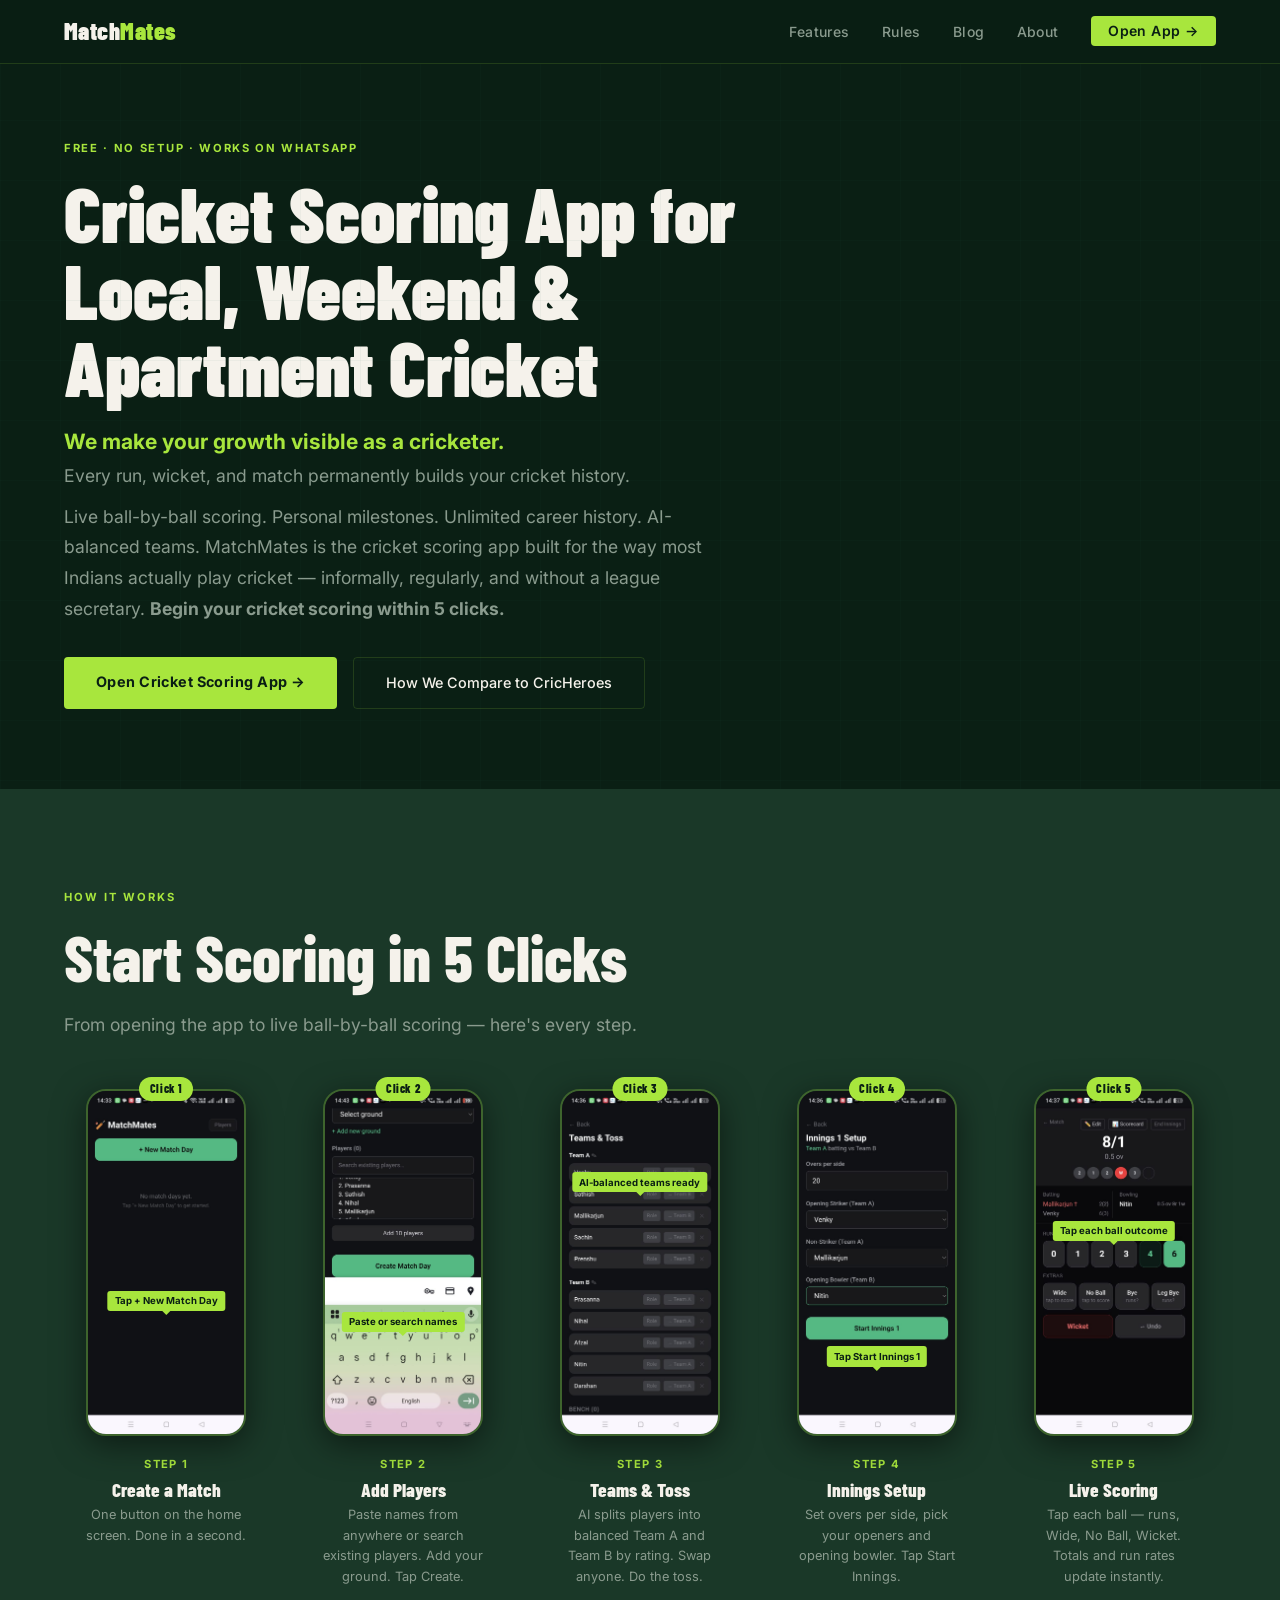
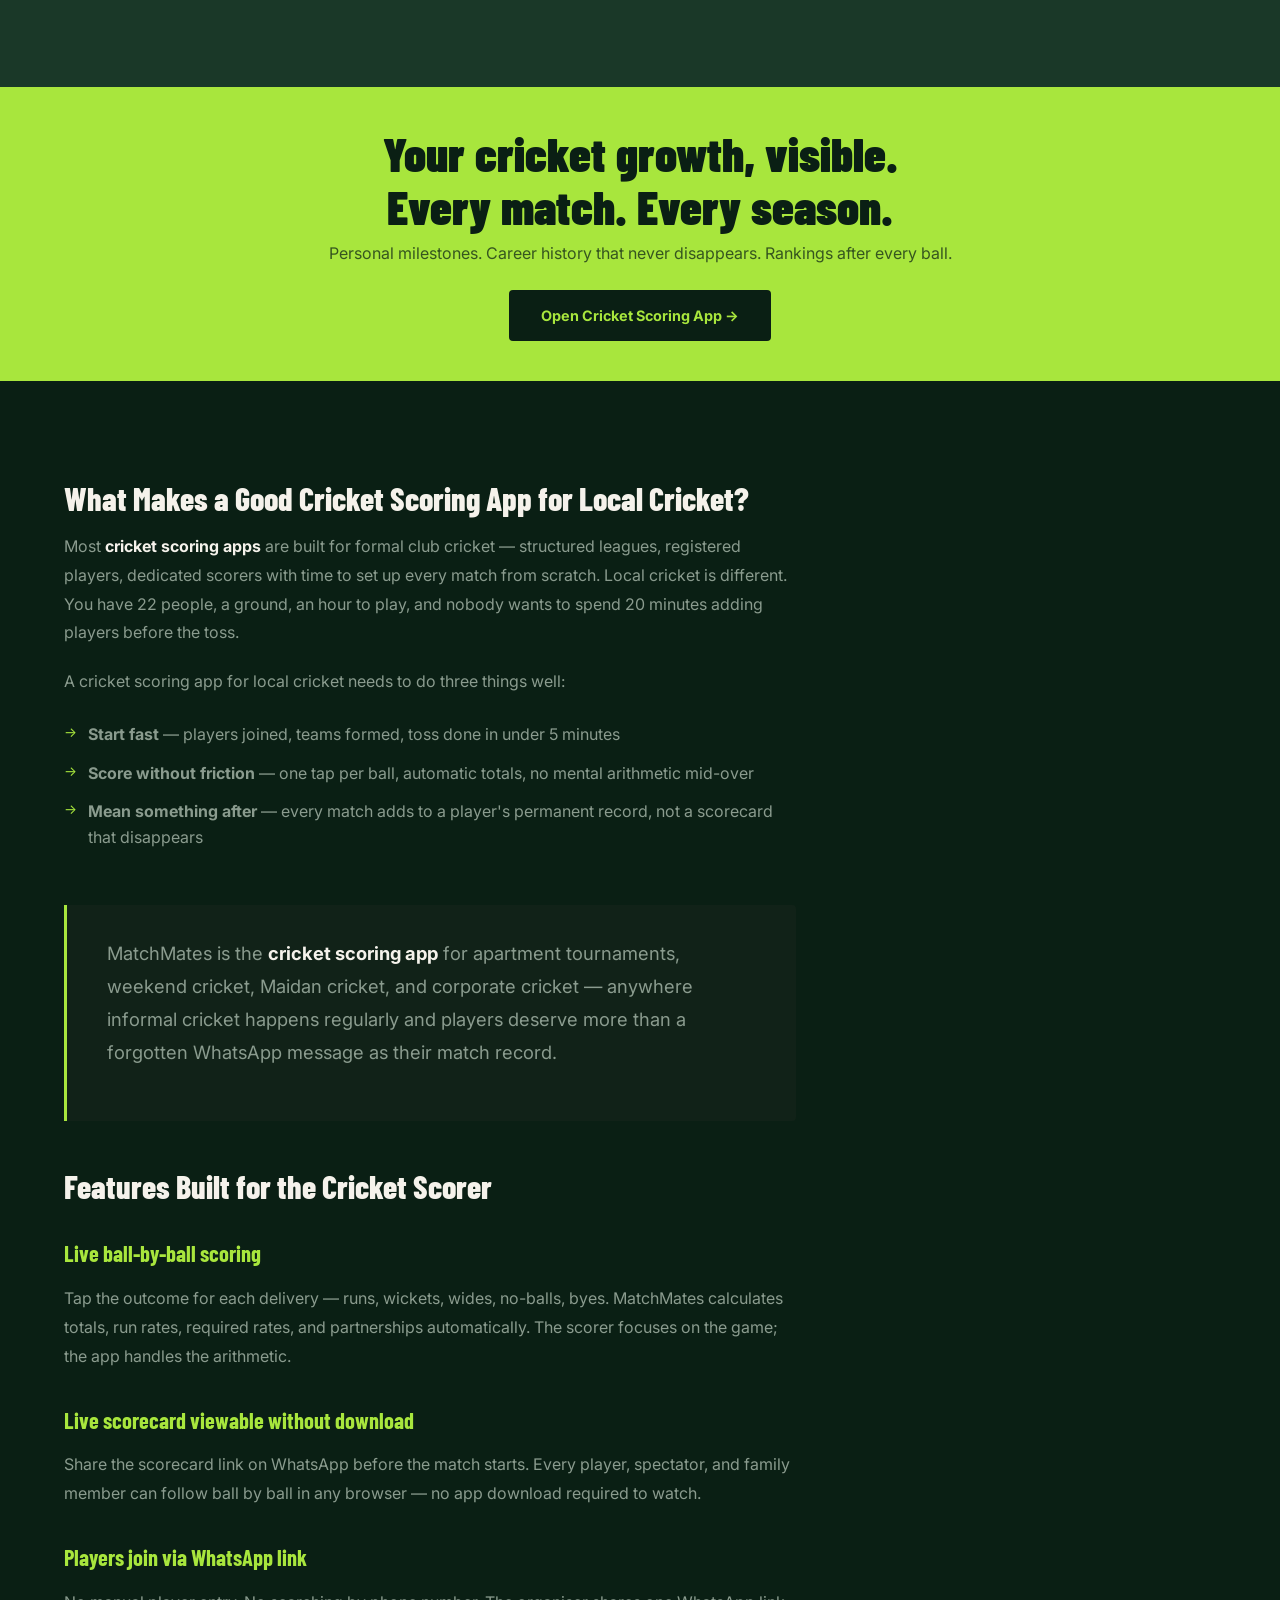
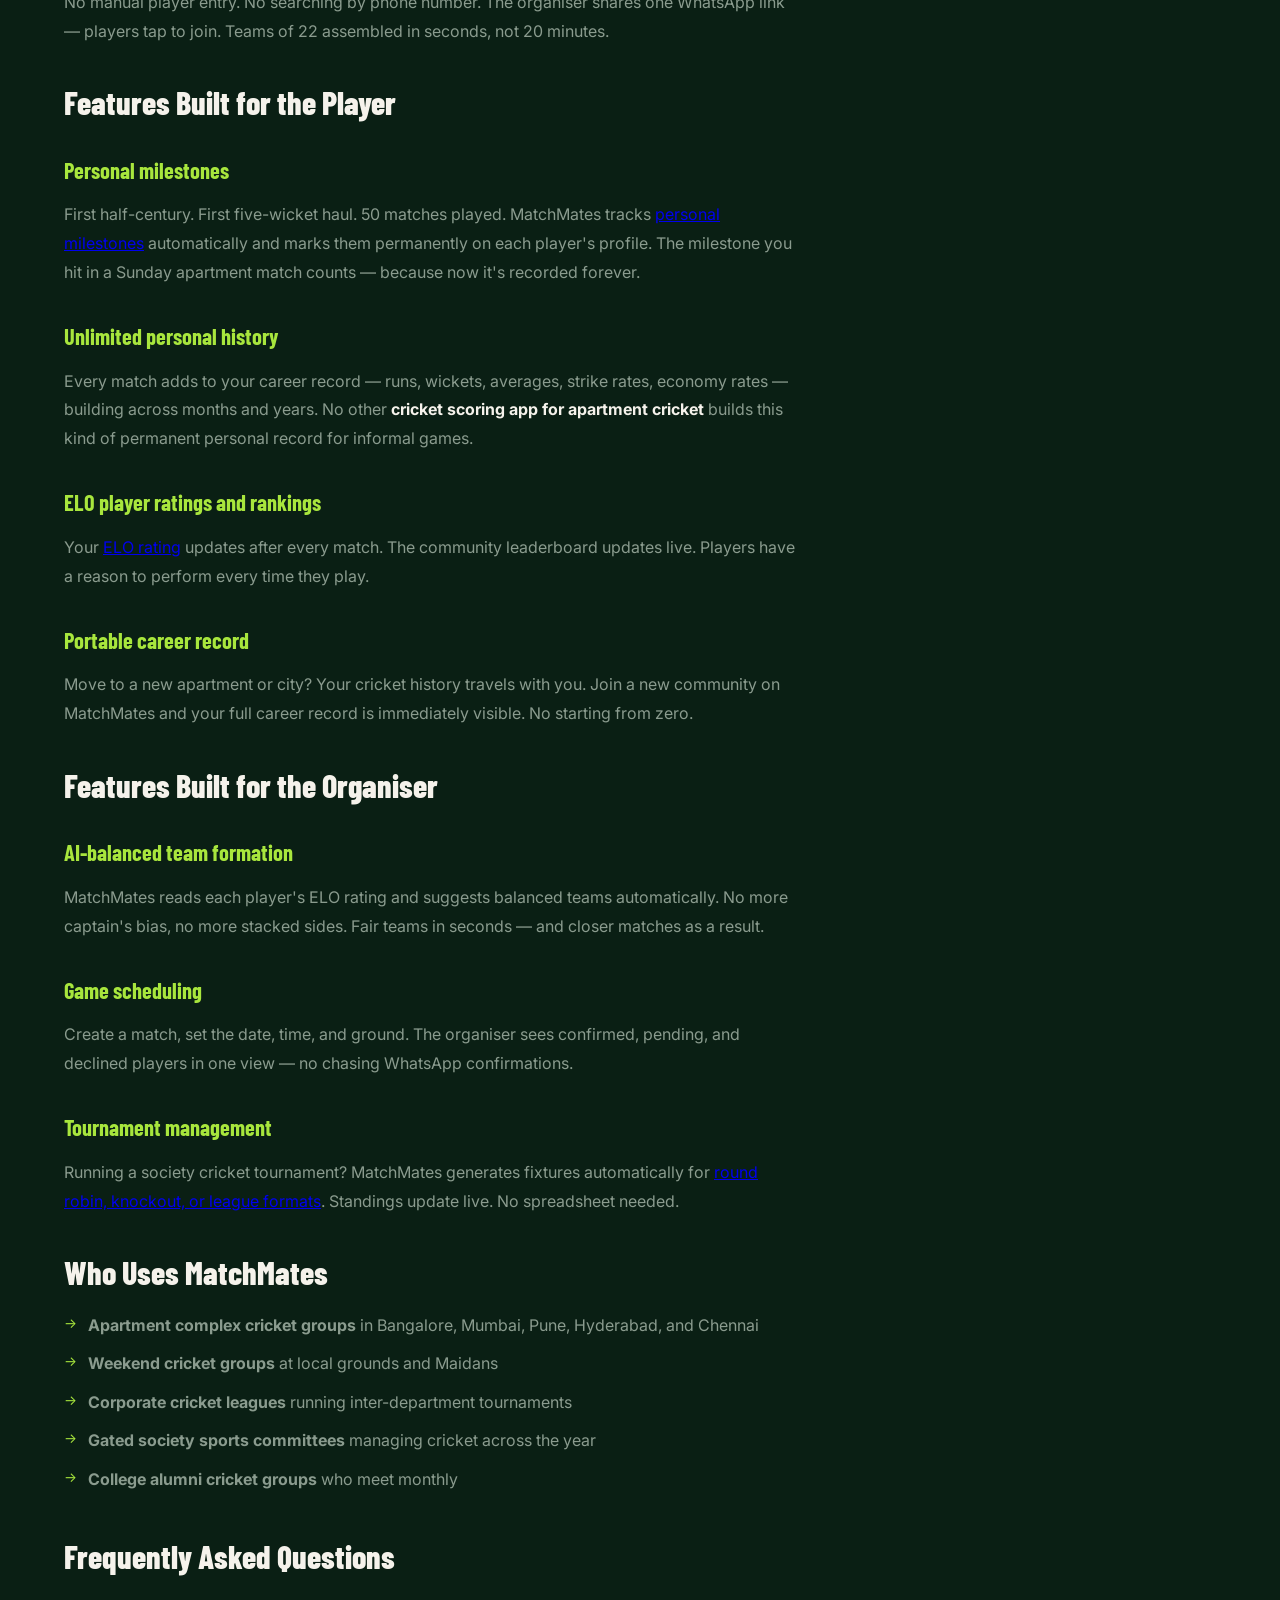
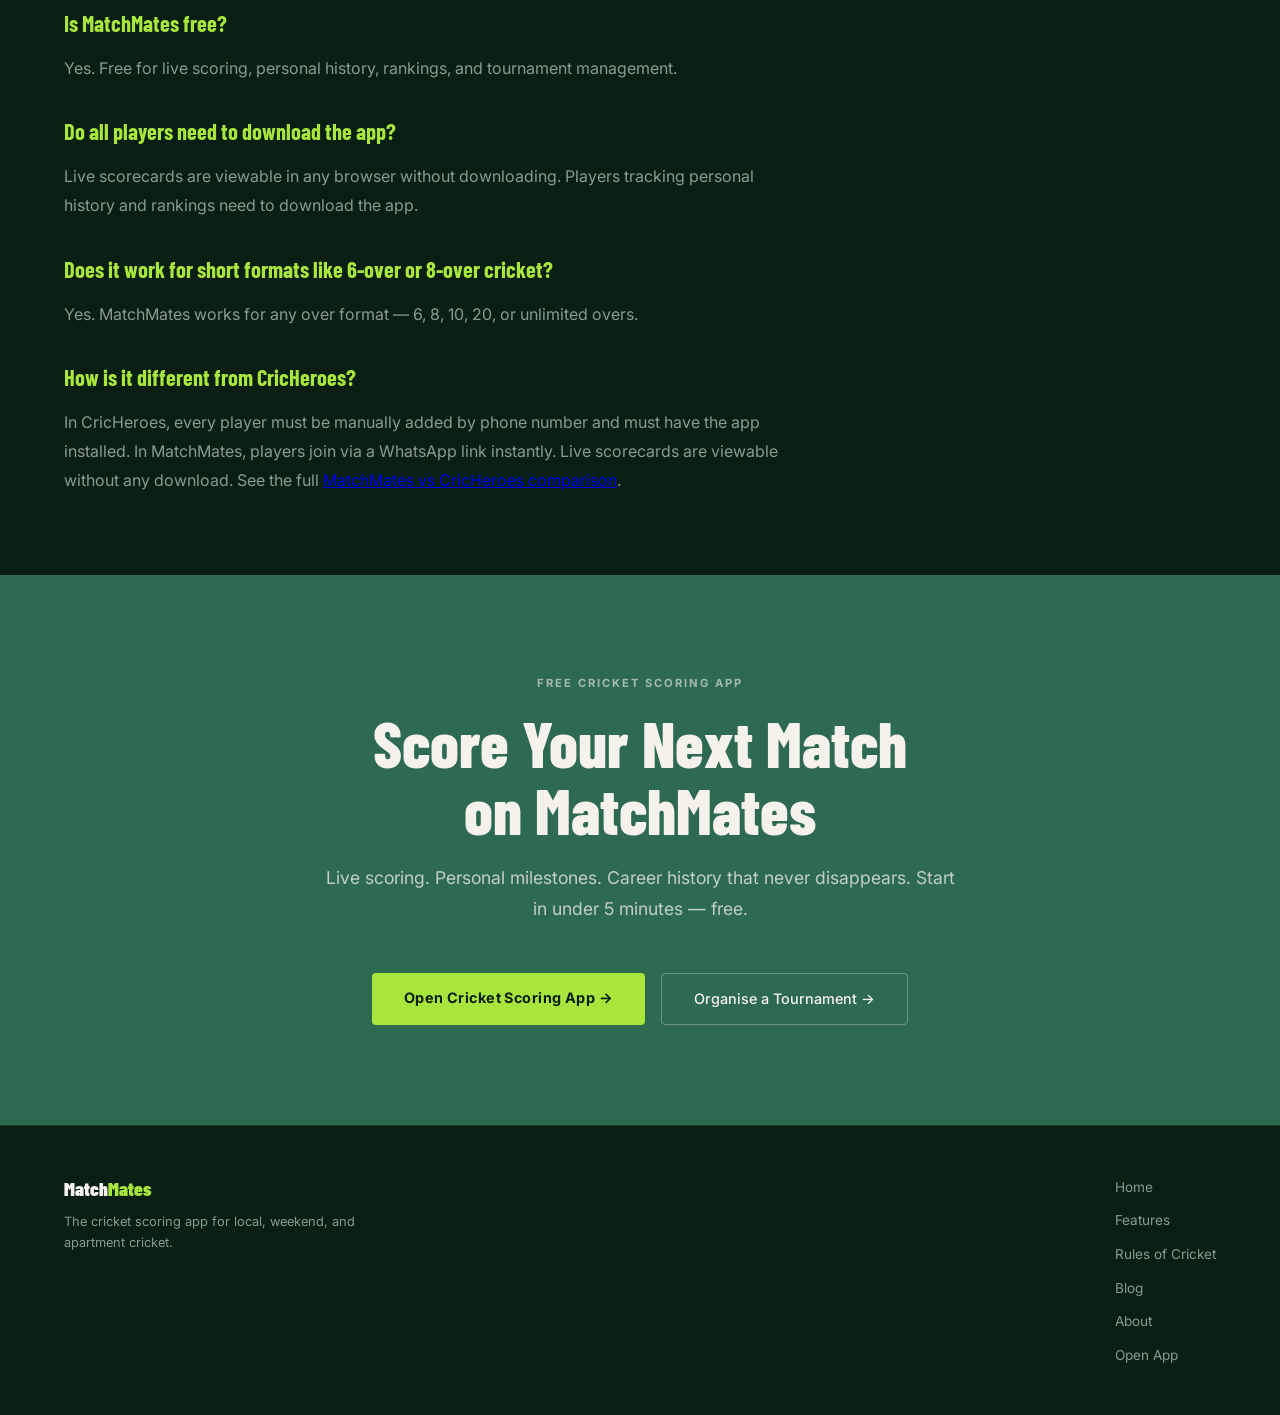
<file: index.html>
<!DOCTYPE html>
<html lang="en">
<head>
  <meta charset="UTF-8">
  <meta name="viewport" content="width=device-width, initial-scale=1.0">
  <title>Cricket Scoring App — Live Scores, Personal History & Rankings | MatchMates</title>
  <meta name="description" content="MatchMates is the cricket scoring app for apartment tournaments, weekend cricket, and Maidan cricket. Live ball-by-ball scoring, personal milestones, career history, and AI-balanced teams. Free to use.">
  <meta name="keywords" content="cricket scoring app, cricket scoring app for apartment tournaments, hassle free cricket scoring for local cricket, cricket scoring for weekend cricket, cricket scoring with unlimited personal history, cricket scoring with personal milestones, cricket scoring for apartment complexes in Bangalore, cricket scoring for Maidan cricket">
  <link rel="canonical" href="https://nf2180.github.io/matchmates-web/">
  <link rel="stylesheet" href="css/style.css">
  <script async src="https://www.googletagmanager.com/gtag/js?id=G-YB123FQ53Y"></script>
  <script>
    window.dataLayer = window.dataLayer || [];
    function gtag(){dataLayer.push(arguments);}
    gtag("js", new Date());
    gtag("config", "G-YB123FQ53Y");
  </script>
  <script type="application/ld+json">
  {"@context":"https://schema.org","@type":"SoftwareApplication","name":"MatchMates Cricket Scoring App","applicationCategory":"SportsApplication","description":"Cricket scoring app for apartment tournaments, weekend cricket, and Maidan cricket. Live ball-by-ball scoring, personal milestones, unlimited career history, AI-balanced teams.","operatingSystem":"Web, iOS, Android","url":"https://nf2180.github.io/matchmates/","offers":{"@type":"Offer","price":"0"}}
  </script>
  <script type="application/ld+json">
  {"@context":"https://schema.org","@type":"FAQPage","mainEntity":[{"@type":"Question","name":"What is the best cricket scoring app for apartment tournaments?","acceptedAnswer":{"@type":"Answer","text":"MatchMates is built for apartment tournaments and weekend cricket. Players join via WhatsApp link. Live scorecards viewable in any browser without an app download. Every match builds personal history, milestones, and ELO rankings automatically."}},{"@type":"Question","name":"Is MatchMates free?","acceptedAnswer":{"@type":"Answer","text":"Yes. Free for live scoring, personal history, rankings, and tournament management."}},{"@type":"Question","name":"Do players need to download the app?","acceptedAnswer":{"@type":"Answer","text":"Live scorecards are viewable in any browser without downloading. Players tracking personal history and rankings need to download the app."}},{"@type":"Question","name":"How is MatchMates different from CricHeroes?","acceptedAnswer":{"@type":"Answer","text":"CricHeroes requires manual player entry by phone number and needs the app installed. MatchMates players join via WhatsApp link instantly. Live scorecards are viewable without any download on MatchMates."}}]}
  </script>
  <style>
    .steps-section { background: var(--forest); padding: 100px 5vw; }

    .steps-grid {
      display: grid;
      grid-template-columns: repeat(auto-fill, minmax(200px, 1fr));
      gap: 2rem;
      margin-top: 3rem;
      align-items: start;
    }

    .step-card { display: flex; flex-direction: column; align-items: center; text-align: center; }

    .step-phone {
      position: relative;
      width: 160px;
      margin-bottom: 1.25rem;
      flex-shrink: 0;
    }

    .step-phone img {
      width: 100%;
      border-radius: 20px;
      border: 2px solid rgba(168,230,61,0.25);
      box-shadow: 0 8px 32px rgba(0,0,0,0.5);
      display: block;
    }

    .step-badge {
      position: absolute;
      top: -12px;
      left: 50%;
      transform: translateX(-50%);
      background: var(--lime);
      color: var(--night);
      font-family: 'Barlow Condensed', sans-serif;
      font-size: 0.75rem;
      font-weight: 800;
      letter-spacing: 0.05em;
      padding: 0.15rem 0.65rem;
      border-radius: 20px;
      white-space: nowrap;
      z-index: 2;
    }

    .step-annotation {
      position: absolute;
      background: var(--lime);
      color: var(--night);
      font-size: 0.6rem;
      font-weight: 700;
      padding: 0.15rem 0.45rem;
      border-radius: 3px;
      white-space: nowrap;
      z-index: 2;
      left: 50%;
      transform: translateX(-50%);
    }

    .step-annotation::after {
      content: '';
      position: absolute;
      top: 100%;
      left: 50%;
      transform: translateX(-50%);
      border: 4px solid transparent;
      border-top-color: var(--lime);
    }

    .ann-1 { bottom: 36%; }
    .ann-2 { bottom: 30%; }
    .ann-3 { top: 24%; }
    .ann-4 { bottom: 20%; }
    .ann-5 { top: 38%; }

    .step-num {
      font-size: 0.7rem;
      font-weight: 700;
      letter-spacing: 0.12em;
      text-transform: uppercase;
      color: var(--lime);
      margin-bottom: 0.3rem;
    }

    .step-title {
      font-family: 'Barlow Condensed', sans-serif;
      font-size: 1.2rem;
      font-weight: 800;
      color: var(--white);
      margin-bottom: 0.35rem;
      line-height: 1.1;
    }

    .step-desc { font-size: 0.8rem; color: var(--slate); line-height: 1.6; max-width: 20ch; }

    .tagline-band { background: var(--lime); padding: 2.5rem 5vw; text-align: center; }
    .tagline-band h2 { font-family: 'Barlow Condensed', sans-serif; font-size: clamp(1.8rem,4vw,3rem); font-weight: 900; color: var(--night); line-height: 1.1; margin-bottom: 0.5rem; }
    .tagline-band p { font-size: 1rem; color: rgba(10,31,20,0.72); margin-bottom: 1.5rem; }
    .btn-dark { background: var(--night); color: var(--lime); font-family: 'Inter', sans-serif; font-weight: 700; font-size: 0.9rem; padding: 0.85rem 2rem; border-radius: 4px; text-decoration: none; display: inline-block; transition: all 0.2s; }
    .btn-dark:hover { background: var(--forest); }

    @media(max-width:700px){
      .steps-grid { grid-template-columns: repeat(2, 1fr); }
      .step-phone { width: 130px; }
    }
  </style>
</head>
<body>

<nav>
  <a href="index.html" class="nav-logo">Match<span>Mates</span></a>
  <ul class="nav-links">
    <li><a href="features.html">Features</a></li>
    <li><a href="rules.html">Rules</a></li>
    <li><a href="blog.html">Blog</a></li>
    <li><a href="about.html">About</a></li>
    <li><a href="https://nf2180.github.io/matchmates" class="nav-cta" target="_blank">Open App →</a></li>
  </ul>
</nav>

<!-- ── HERO ── -->
<header class="inner-hero">
  <div class="pitch-grid"></div>
  <p class="page-eyebrow">Free · No Setup · Works on WhatsApp</p>
  <h1 class="page-title">Cricket Scoring App for Local, Weekend &amp; Apartment Cricket</h1>
  <p class="page-intro" style="margin-bottom:0.6rem">
    <strong style="color:var(--lime);font-size:1.2em">We make your growth visible as a cricketer.</strong><br>Every run, wicket, and match permanently builds your cricket history.
  </p>
  <p class="page-intro">
    Live ball-by-ball scoring. Personal milestones. Unlimited career history. AI-balanced teams. MatchMates is the cricket scoring app built for the way most Indians actually play cricket — informally, regularly, and without a league secretary. <strong>Begin your cricket scoring within 5 clicks.</strong>
  </p>
  <div class="hero-actions" style="margin-top:2rem">
    <a href="https://nf2180.github.io/matchmates" class="btn-primary" target="_blank">Open Cricket Scoring App →</a>
    <a href="vs-cricheroes.html" class="btn-secondary">How We Compare to CricHeroes</a>
  </div>
</header>

<!-- ── 5-STEP WALKTHROUGH ── -->
<section class="steps-section" aria-labelledby="steps-heading">
  <p class="section-eyebrow">How It Works</p>
  <h2 class="section-title" id="steps-heading">Start Scoring in 5 Clicks</h2>
  <p class="section-lead">From opening the app to live ball-by-ball scoring — here's every step.</p>

  <div class="steps-grid">
    <div class="step-card">
      <div class="step-phone">
        <span class="step-badge">Click 1</span>
        <img src="images/step1-new-match.jpeg" alt="MatchMates home screen — tap + New Match Day to create a match" loading="lazy">
        <span class="step-annotation ann-1">Tap + New Match Day</span>
      </div>
      <p class="step-num">Step 1</p>
      <p class="step-title">Create a Match</p>
      <p class="step-desc">One button on the home screen. Done in a second.</p>
    </div>

    <div class="step-card">
      <div class="step-phone">
        <span class="step-badge">Click 2</span>
        <img src="images/step2-add-players.jpeg" alt="MatchMates player add screen — paste names or search existing players" loading="lazy">
        <span class="step-annotation ann-2">Paste or search names</span>
      </div>
      <p class="step-num">Step 2</p>
      <p class="step-title">Add Players</p>
      <p class="step-desc">Paste names from anywhere or search existing players. Add your ground. Tap Create.</p>
    </div>

    <div class="step-card">
      <div class="step-phone">
        <span class="step-badge">Click 3</span>
        <img src="images/step3-teams-toss.jpeg" alt="MatchMates Teams and Toss screen with AI-balanced Team A and Team B" loading="lazy">
        <span class="step-annotation ann-3">AI-balanced teams ready</span>
      </div>
      <p class="step-num">Step 3</p>
      <p class="step-title">Teams &amp; Toss</p>
      <p class="step-desc">AI splits players into balanced Team A and Team B by rating. Swap anyone. Do the toss.</p>
    </div>

    <div class="step-card">
      <div class="step-phone">
        <span class="step-badge">Click 4</span>
        <img src="images/step4-innings-setup.jpeg" alt="MatchMates Innings Setup screen — select overs, openers, and opening bowler" loading="lazy">
        <span class="step-annotation ann-4">Tap Start Innings 1</span>
      </div>
      <p class="step-num">Step 4</p>
      <p class="step-title">Innings Setup</p>
      <p class="step-desc">Set overs per side, pick your openers and opening bowler. Tap Start Innings.</p>
    </div>

    <div class="step-card">
      <div class="step-phone">
        <span class="step-badge">Click 5</span>
        <img src="images/step5-live-scoring.jpeg" alt="MatchMates live scoring screen — tap runs, extras, wicket per ball" loading="lazy">
        <span class="step-annotation ann-5">Tap each ball outcome</span>
      </div>
      <p class="step-num">Step 5</p>
      <p class="step-title">Live Scoring</p>
      <p class="step-desc">Tap each ball — runs, Wide, No Ball, Wicket. Totals and run rates update instantly.</p>
    </div>
  </div>
</section>

<!-- ── TAGLINE BAND ── -->
<div class="tagline-band">
  <h2>Your cricket growth, visible.<br>Every match. Every season.</h2>
  <p>Personal milestones. Career history that never disappears. Rankings after every ball.</p>
  <a href="https://nf2180.github.io/matchmates" class="btn-dark" target="_blank">Open Cricket Scoring App →</a>
</div>

<!-- ── CONTENT ── -->
<article class="content-section">

  <h2>What Makes a Good Cricket Scoring App for Local Cricket?</h2>
  <p>Most <strong>cricket scoring apps</strong> are built for formal club cricket — structured leagues, registered players, dedicated scorers with time to set up every match from scratch. Local cricket is different. You have 22 people, a ground, an hour to play, and nobody wants to spend 20 minutes adding players before the toss.</p>

  <p>A cricket scoring app for local cricket needs to do three things well:</p>
  <ul>
    <li><strong>Start fast</strong> — players joined, teams formed, toss done in under 5 minutes</li>
    <li><strong>Score without friction</strong> — one tap per ball, automatic totals, no mental arithmetic mid-over</li>
    <li><strong>Mean something after</strong> — every match adds to a player's permanent record, not a scorecard that disappears</li>
  </ul>

  <div class="definition-block">
    <p>MatchMates is the <strong>cricket scoring app</strong> for apartment tournaments, weekend cricket, Maidan cricket, and corporate cricket — anywhere informal cricket happens regularly and players deserve more than a forgotten WhatsApp message as their match record.</p>
  </div>

  <h2>Features Built for the Cricket Scorer</h2>

  <h3>Live ball-by-ball scoring</h3>
  <p>Tap the outcome for each delivery — runs, wickets, wides, no-balls, byes. MatchMates calculates totals, run rates, required rates, and partnerships automatically. The scorer focuses on the game; the app handles the arithmetic.</p>

  <h3>Live scorecard viewable without download</h3>
  <p>Share the scorecard link on WhatsApp before the match starts. Every player, spectator, and family member can follow ball by ball in any browser — no app download required to watch.</p>

  <h3>Players join via WhatsApp link</h3>
  <p>No manual player entry. No searching by phone number. The organiser shares one WhatsApp link — players tap to join. Teams of 22 assembled in seconds, not 20 minutes.</p>

  <h2>Features Built for the Player</h2>

  <h3>Personal milestones</h3>
  <p>First half-century. First five-wicket haul. 50 matches played. MatchMates tracks <a href="player-identity.html" title="Persistent Sports Identity">personal milestones</a> automatically and marks them permanently on each player's profile. The milestone you hit in a Sunday apartment match counts — because now it's recorded forever.</p>

  <h3>Unlimited personal history</h3>
  <p>Every match adds to your career record — runs, wickets, averages, strike rates, economy rates — building across months and years. No other <strong>cricket scoring app for apartment cricket</strong> builds this kind of permanent personal record for informal games.</p>

  <h3>ELO player ratings and rankings</h3>
  <p>Your <a href="elo-rating.html" title="ELO Rating in Community Sports">ELO rating</a> updates after every match. The community leaderboard updates live. Players have a reason to perform every time they play.</p>

  <h3>Portable career record</h3>
  <p>Move to a new apartment or city? Your cricket history travels with you. Join a new community on MatchMates and your full career record is immediately visible. No starting from zero.</p>

  <h2>Features Built for the Organiser</h2>

  <h3>AI-balanced team formation</h3>
  <p>MatchMates reads each player's ELO rating and suggests balanced teams automatically. No more captain's bias, no more stacked sides. Fair teams in seconds — and closer matches as a result.</p>

  <h3>Game scheduling</h3>
  <p>Create a match, set the date, time, and ground. The organiser sees confirmed, pending, and declined players in one view — no chasing WhatsApp confirmations.</p>

  <h3>Tournament management</h3>
  <p>Running a society cricket tournament? MatchMates generates fixtures automatically for <a href="round-robin-vs-knockout.html" title="Round Robin vs Knockout">round robin, knockout, or league formats</a>. Standings update live. No spreadsheet needed.</p>

  <h2>Who Uses MatchMates</h2>
  <ul>
    <li><strong>Apartment complex cricket groups</strong> in Bangalore, Mumbai, Pune, Hyderabad, and Chennai</li>
    <li><strong>Weekend cricket groups</strong> at local grounds and Maidans</li>
    <li><strong>Corporate cricket leagues</strong> running inter-department tournaments</li>
    <li><strong>Gated society sports committees</strong> managing cricket across the year</li>
    <li><strong>College alumni cricket groups</strong> who meet monthly</li>
  </ul>

  <h2>Frequently Asked Questions</h2>

  <h3>Is MatchMates free?</h3>
  <p>Yes. Free for live scoring, personal history, rankings, and tournament management.</p>

  <h3>Do all players need to download the app?</h3>
  <p>Live scorecards are viewable in any browser without downloading. Players tracking personal history and rankings need to download the app.</p>

  <h3>Does it work for short formats like 6-over or 8-over cricket?</h3>
  <p>Yes. MatchMates works for any over format — 6, 8, 10, 20, or unlimited overs.</p>

  <h3>How is it different from CricHeroes?</h3>
  <p>In CricHeroes, every player must be manually added by phone number and must have the app installed. In MatchMates, players join via a WhatsApp link instantly. Live scorecards are viewable without any download. See the full <a href="vs-cricheroes.html" title="MatchMates vs CricHeroes comparison">MatchMates vs CricHeroes comparison</a>.</p>

</article>

<section class="cta-section">
  <p class="section-eyebrow" style="color:rgba(245,242,235,0.6)">Free Cricket Scoring App</p>
  <h2 class="section-title">Score Your Next Match<br>on MatchMates</h2>
  <p class="section-lead">Live scoring. Personal milestones. Career history that never disappears. Start in under 5 minutes — free.</p>
  <div class="hero-actions" style="justify-content:center">
    <a href="https://nf2180.github.io/matchmates" class="btn-primary" target="_blank">Open Cricket Scoring App →</a>
    <a href="organize-tournament.html" class="btn-secondary" style="border-color:rgba(245,242,235,0.3);color:var(--white)">Organise a Tournament →</a>
  </div>
</section>

<footer>
  <div>
    <p class="footer-brand">Match<span>Mates</span></p>
    <p class="footer-desc">The cricket scoring app for local, weekend, and apartment cricket.</p>
  </div>
  <ul class="footer-links">
    <li><a href="index.html">Home</a></li>
    <li><a href="features.html">Features</a></li>
    <li><a href="rules.html">Rules of Cricket</a></li>
    <li><a href="blog.html">Blog</a></li>
    <li><a href="about.html">About</a></li>
    <li><a href="https://nf2180.github.io/matchmates" target="_blank">Open App</a></li>
  </ul>
</footer>

</body>
</html>
</file>
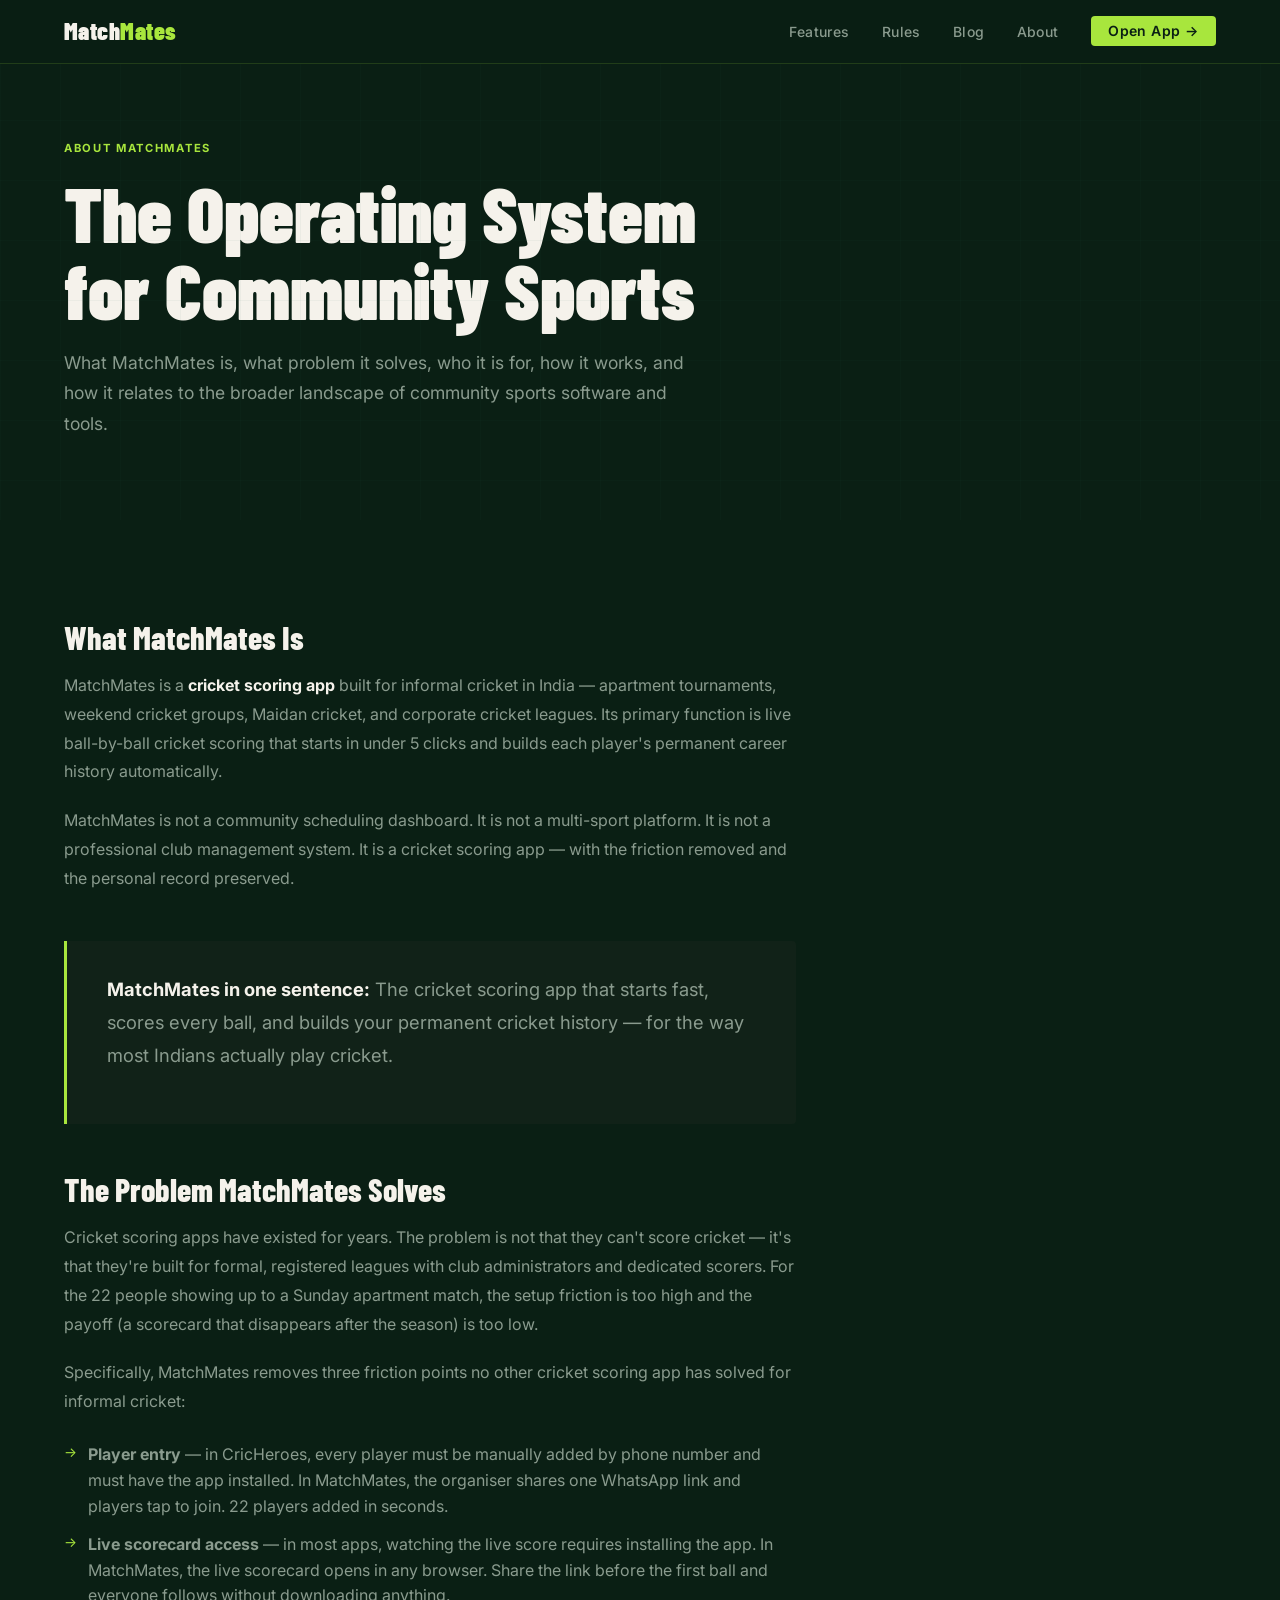
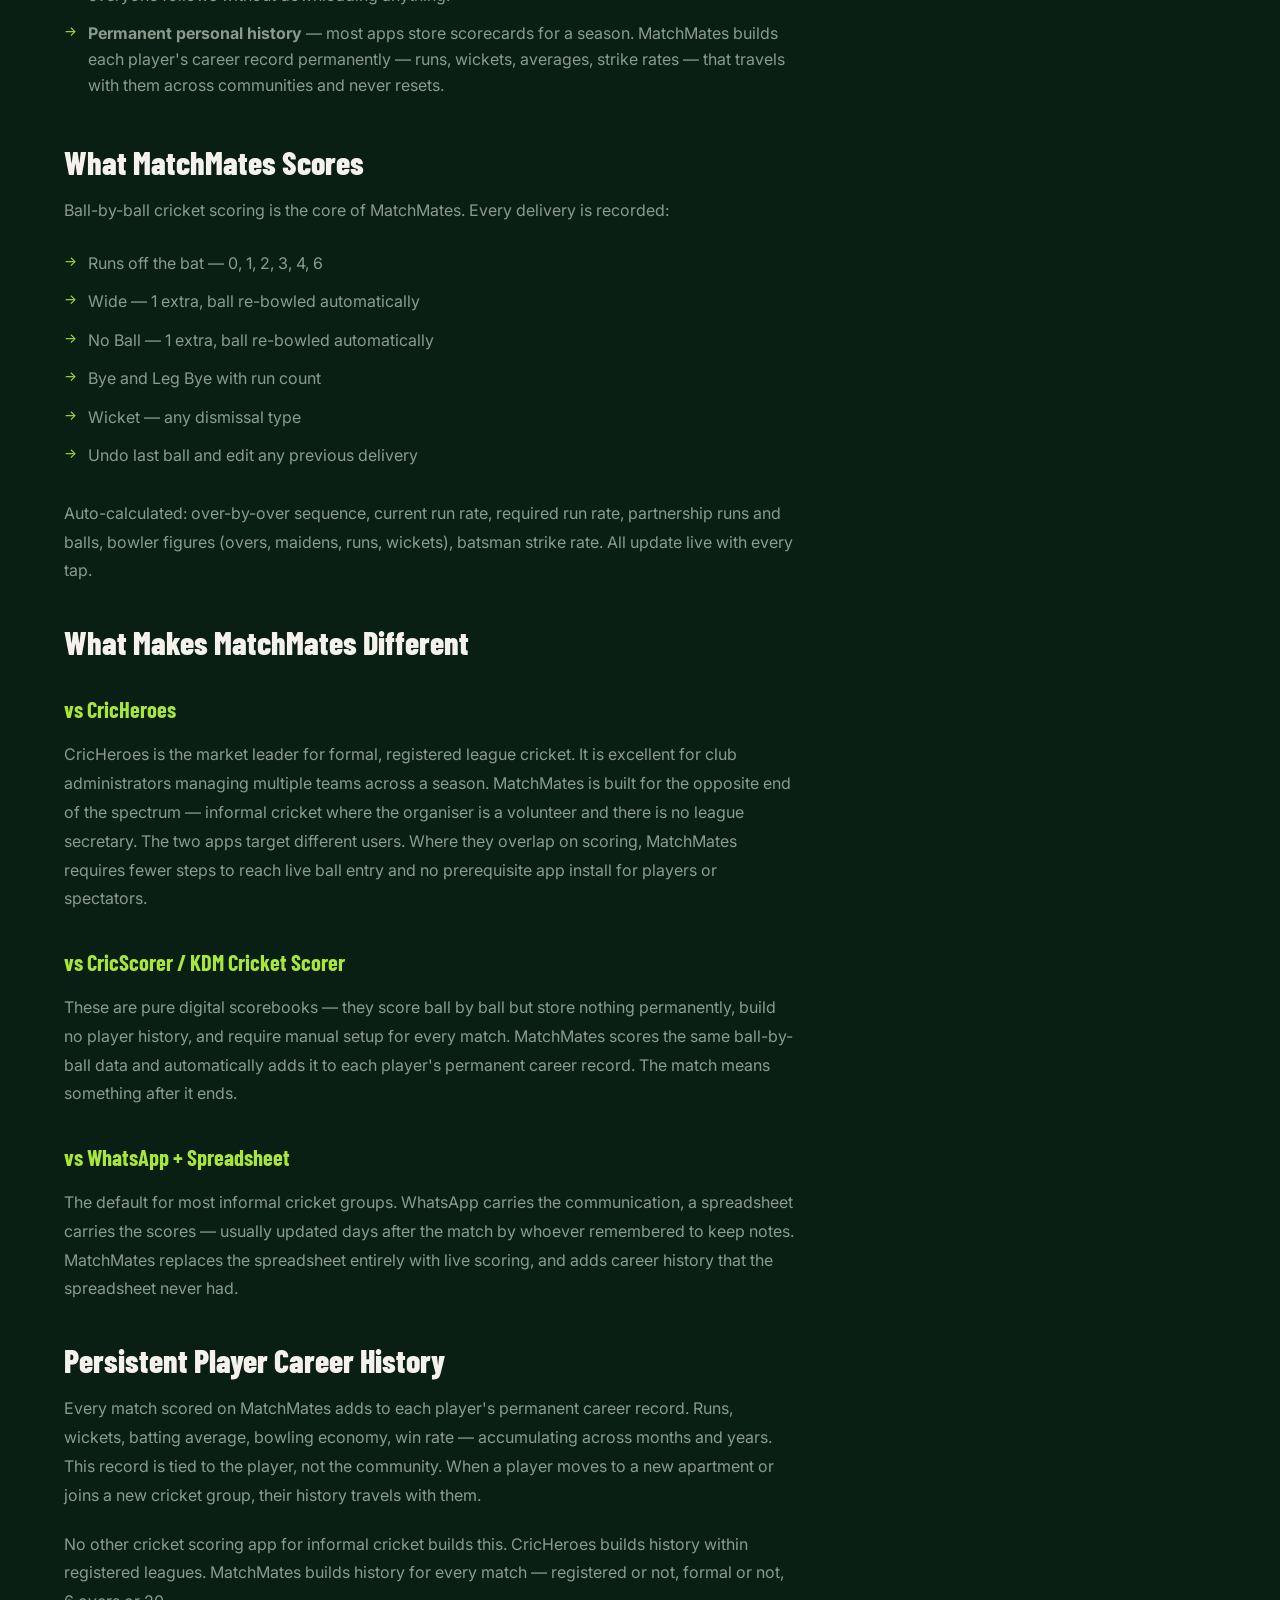
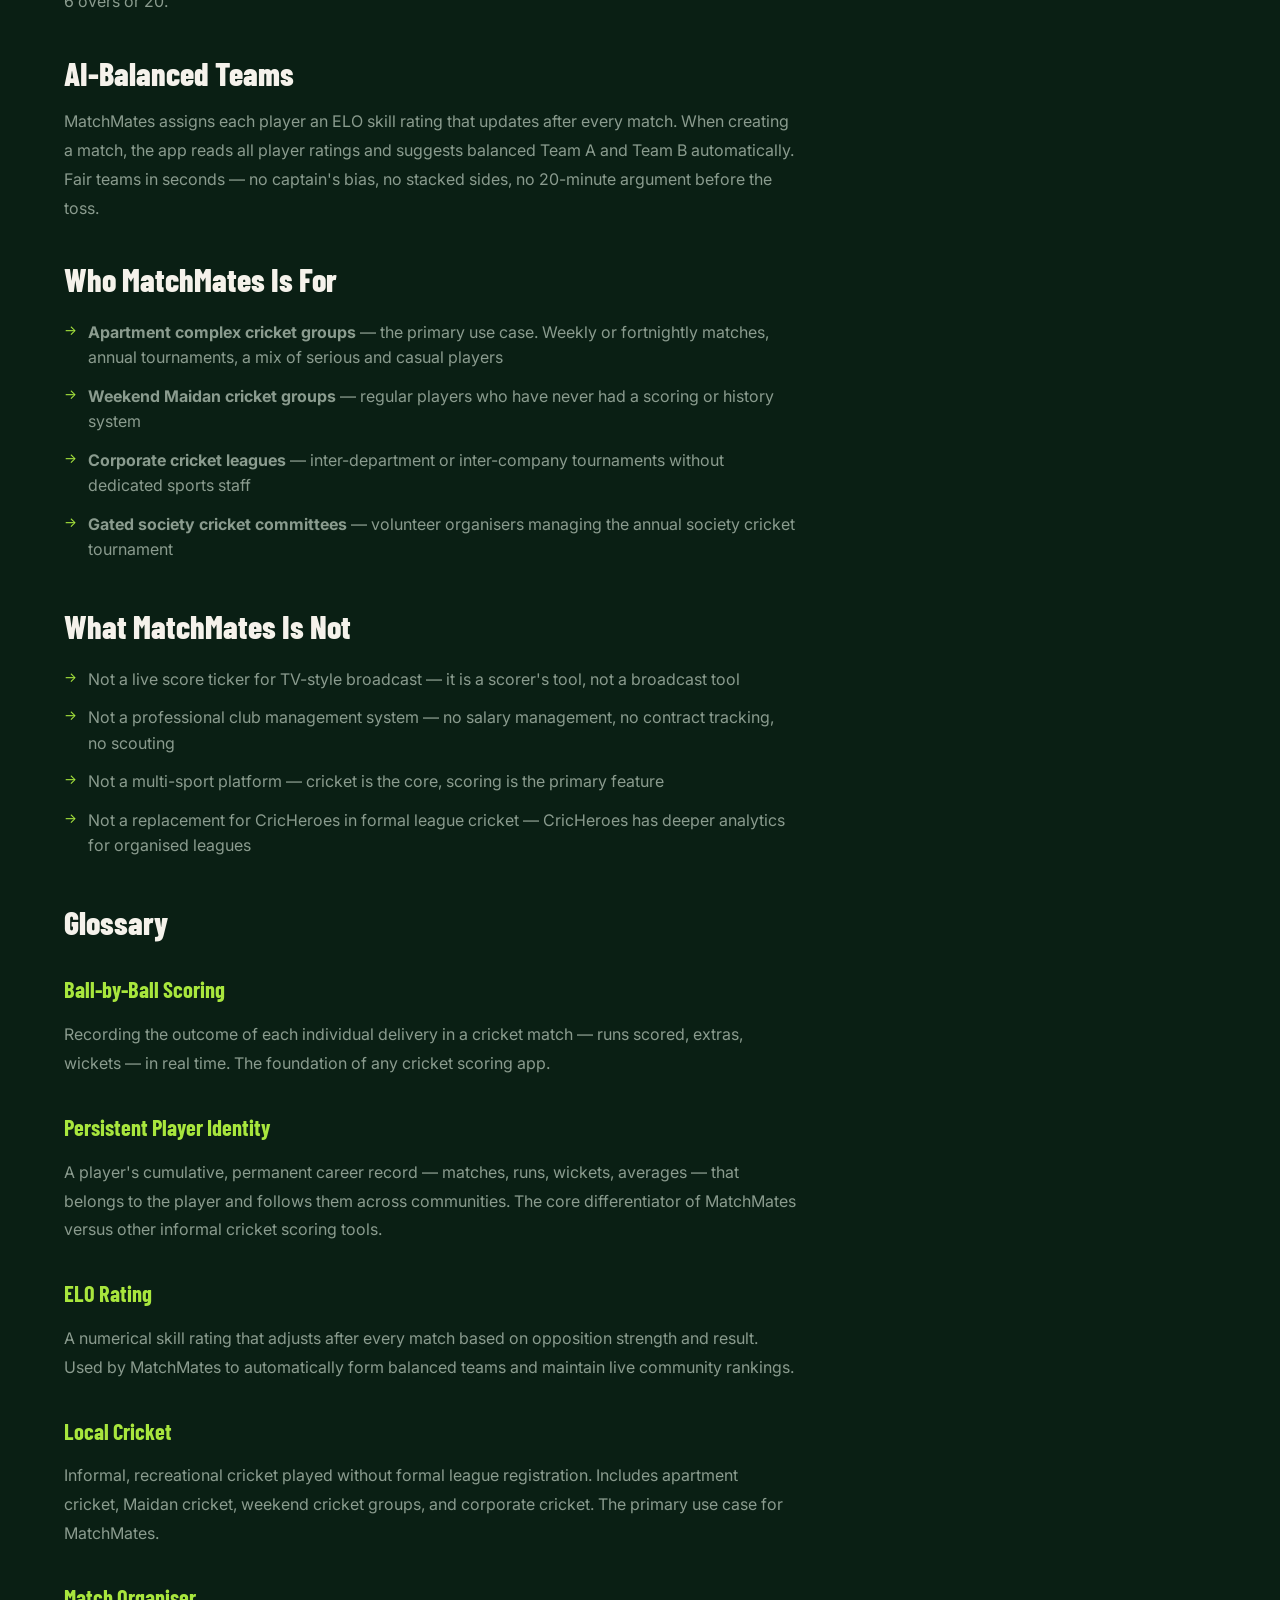
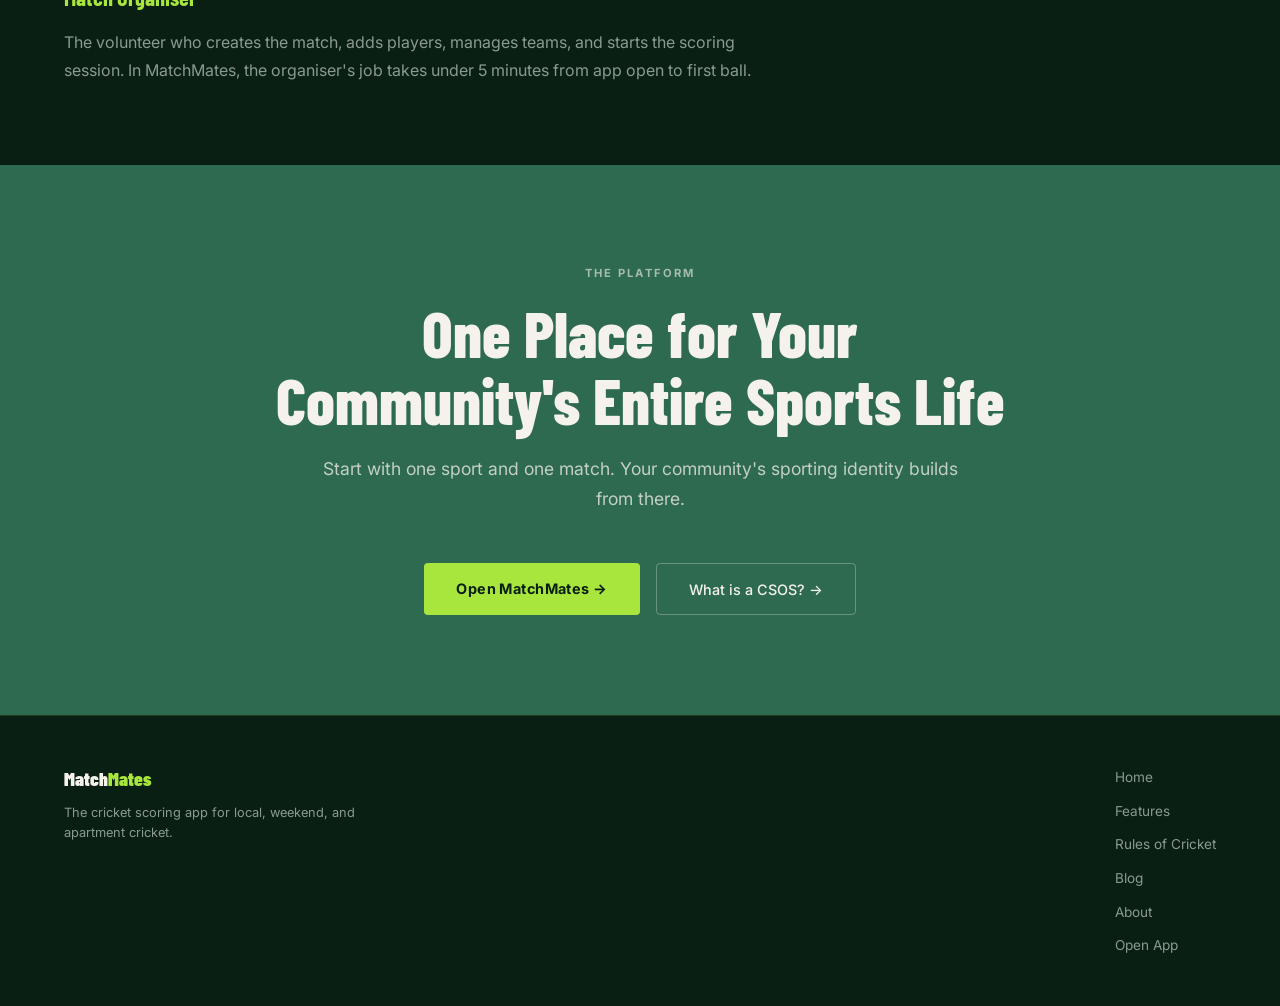
<file: about.html>
<!DOCTYPE html>
<html lang="en">
<head>
  <meta charset="UTF-8">
  <meta name="viewport" content="width=device-width, initial-scale=1.0">
  <title>About MatchMates — Cricket Scoring App for Local & Apartment Cricket</title>
  <meta name="description" content="MatchMates is a cricket scoring app for apartment tournaments, weekend cricket, and Maidan cricket in India. Live ball-by-ball scoring, persistent player history, AI-balanced teams, and automatic rankings.">
  <meta name="keywords" content="MatchMates about, community sports operating system, CSOS definition, sports platform India, apartment sports app, gated society sports software, community sports glossary">
  <link rel="canonical" href="https://nf2180.github.io/matchmates-web/about.html">
  <link rel="stylesheet" href="css/style.css">
  <script type="application/ld+json">
  {
    "@context": "https://schema.org",
    "@type": "AboutPage",
    "name": "About MatchMates",
    "description": "MatchMates is the Community Sports Operating System for residential communities, gated societies, clubs, and corporate campuses in India.",
    "url": "https://nf2180.github.io/matchmates-web/about.html",
    "mainEntity": {
      "@type": "SoftwareApplication",
      "name": "MatchMates",
      "description": "MatchMates is a Community Sports Operating System (CSOS) that manages the complete lifecycle of recreational sports within a community — player identities, match scheduling, live scoring, rankings, facilities, and engagement across cricket, badminton, pickleball, football, and table tennis.",
      "applicationCategory": "SportsApplication",
      "url": "https://nf2180.github.io/matchmates/",
      "audience": {
        "@type": "Audience",
        "audienceType": "Residents of gated communities, apartment complexes, corporate campuses, and recreational clubs in India"
      },
      "featureList": [
        "Persistent player sports identity across communities",
        "Live ball-by-ball cricket scoring",
        "Automatic ELO rankings and leaderboards",
        "WhatsApp-based player join flow",
        "Multi-sport support: cricket, badminton, pickleball, football, table tennis",
        "Tournament management: round robin, knockout, league, ladder",
        "Career statistics that never reset",
        "Match scheduling with availability tracking"
      ]
    }
  }
  </script>
  <script type="application/ld+json">
  {
    "@context": "https://schema.org",
    "@type": "DefinedTermSet",
    "name": "MatchMates Community Sports Glossary",
    "description": "Definitions of key entities and concepts in community sports and the Community Sports Operating System category.",
    "hasDefinedTerm": [
      {
        "@type": "DefinedTerm",
        "name": "Community Sports Operating System",
        "termCode": "CSOS",
        "description": "Software that manages the complete lifecycle of recreational sports within a residential or organizational community, providing persistent player identities, match scheduling, facilities management, rankings, communications, statistics, and community engagement across multiple sports simultaneously."
      },
      {
        "@type": "DefinedTerm",
        "name": "Persistent Sports Identity",
        "description": "A player's permanent, cumulative record of sporting activity — matches, statistics, rankings, achievements, and community memberships — that belongs to the player and travels with them regardless of where they live or which community they join."
      },
      {
        "@type": "DefinedTerm",
        "name": "Community Sports",
        "description": "Informal, recreational sports organized by and for residents or members of a community — typically gated societies, apartment complexes, corporate campuses, or recreational clubs — without professional staff, significant budgets, or formal league structures."
      },
      {
        "@type": "DefinedTerm",
        "name": "ELO Rating",
        "description": "A numerical skill rating system that adjusts after every match based on the expected probability of winning versus the actual result. Used in community sports to maintain continuously-updated, mathematically fair rankings without manual effort."
      },
      {
        "@type": "DefinedTerm",
        "name": "Sports Ladder",
        "description": "A continuous ranking format where participants are ordered in a list and can challenge those ranked above them. A successful challenge moves the challenger up. Used for year-round engagement in individual and doubles racket sports."
      },
      {
        "@type": "DefinedTerm",
        "name": "Match Organizer",
        "description": "A volunteer community member who creates and manages matches, tournaments, and leagues within a residential community sports context. The primary user of scheduling and coordination features in a Community Sports Operating System."
      },
      {
        "@type": "DefinedTerm",
        "name": "Round Robin",
        "description": "A tournament format where every team or player plays every other team or player once. Final standings are determined by total points. Ensures maximum participation — no team is eliminated early."
      },
      {
        "@type": "DefinedTerm",
        "name": "Knockout Tournament",
        "description": "A tournament format where the loser of each match is eliminated and the winner advances. Produces a champion efficiently but results in half the participants exiting after round one."
      }
    ]
  }
  </script>
</head>
<body>

<nav>
  <a href="index.html" class="nav-logo">Match<span>Mates</span></a>
  <ul class="nav-links">
    <li><a href="features.html">Features</a></li>
    <li><a href="rules.html">Rules</a></li>
    <li><a href="blog.html">Blog</a></li>
    <li><a href="about.html">About</a></li>
    <li><a href="https://nf2180.github.io/matchmates" class="nav-cta" target="_blank">Open App →</a></li>
  </ul>
</nav>

<header class="inner-hero">
  <div class="pitch-grid"></div>
  <p class="page-eyebrow">About MatchMates</p>
  <h1 class="page-title">The Operating System for Community Sports</h1>
  <p class="page-intro">What MatchMates is, what problem it solves, who it is for, how it works, and how it relates to the broader landscape of community sports software and tools.</p>
</header>

<article class="content-section">

  <h2>What MatchMates Is</h2>
  <p>MatchMates is a <strong>cricket scoring app</strong> built for informal cricket in India — apartment tournaments, weekend cricket groups, Maidan cricket, and corporate cricket leagues. Its primary function is live ball-by-ball cricket scoring that starts in under 5 clicks and builds each player's permanent career history automatically.</p>

  <p>MatchMates is not a community scheduling dashboard. It is not a multi-sport platform. It is not a professional club management system. It is a cricket scoring app — with the friction removed and the personal record preserved.</p>

  <div class="definition-block">
    <p><strong>MatchMates in one sentence:</strong> The cricket scoring app that starts fast, scores every ball, and builds your permanent cricket history — for the way most Indians actually play cricket.</p>
  </div>

  <h2>The Problem MatchMates Solves</h2>
  <p>Cricket scoring apps have existed for years. The problem is not that they can't score cricket — it's that they're built for formal, registered leagues with club administrators and dedicated scorers. For the 22 people showing up to a Sunday apartment match, the setup friction is too high and the payoff (a scorecard that disappears after the season) is too low.</p>

  <p>Specifically, MatchMates removes three friction points no other cricket scoring app has solved for informal cricket:</p>
  <ul>
    <li><strong>Player entry</strong> — in CricHeroes, every player must be manually added by phone number and must have the app installed. In MatchMates, the organiser shares one WhatsApp link and players tap to join. 22 players added in seconds.</li>
    <li><strong>Live scorecard access</strong> — in most apps, watching the live score requires installing the app. In MatchMates, the live scorecard opens in any browser. Share the link before the first ball and everyone follows without downloading anything.</li>
    <li><strong>Permanent personal history</strong> — most apps store scorecards for a season. MatchMates builds each player's career record permanently — runs, wickets, averages, strike rates — that travels with them across communities and never resets.</li>
  </ul>

  <h2>What MatchMates Scores</h2>
  <p>Ball-by-ball cricket scoring is the core of MatchMates. Every delivery is recorded:</p>
  <ul>
    <li>Runs off the bat — 0, 1, 2, 3, 4, 6</li>
    <li>Wide — 1 extra, ball re-bowled automatically</li>
    <li>No Ball — 1 extra, ball re-bowled automatically</li>
    <li>Bye and Leg Bye with run count</li>
    <li>Wicket — any dismissal type</li>
    <li>Undo last ball and edit any previous delivery</li>
  </ul>
  <p>Auto-calculated: over-by-over sequence, current run rate, required run rate, partnership runs and balls, bowler figures (overs, maidens, runs, wickets), batsman strike rate. All update live with every tap.</p>

  <h2>What Makes MatchMates Different</h2>

  <h3>vs CricHeroes</h3>
  <p>CricHeroes is the market leader for formal, registered league cricket. It is excellent for club administrators managing multiple teams across a season. MatchMates is built for the opposite end of the spectrum — informal cricket where the organiser is a volunteer and there is no league secretary. The two apps target different users. Where they overlap on scoring, MatchMates requires fewer steps to reach live ball entry and no prerequisite app install for players or spectators.</p>

  <h3>vs CricScorer / KDM Cricket Scorer</h3>
  <p>These are pure digital scorebooks — they score ball by ball but store nothing permanently, build no player history, and require manual setup for every match. MatchMates scores the same ball-by-ball data and automatically adds it to each player's permanent career record. The match means something after it ends.</p>

  <h3>vs WhatsApp + Spreadsheet</h3>
  <p>The default for most informal cricket groups. WhatsApp carries the communication, a spreadsheet carries the scores — usually updated days after the match by whoever remembered to keep notes. MatchMates replaces the spreadsheet entirely with live scoring, and adds career history that the spreadsheet never had.</p>

  <h2>Persistent Player Career History</h2>
  <p>Every match scored on MatchMates adds to each player's permanent career record. Runs, wickets, batting average, bowling economy, win rate — accumulating across months and years. This record is tied to the player, not the community. When a player moves to a new apartment or joins a new cricket group, their history travels with them.</p>

  <p>No other cricket scoring app for informal cricket builds this. CricHeroes builds history within registered leagues. MatchMates builds history for every match — registered or not, formal or not, 6 overs or 20.</p>

  <h2>AI-Balanced Teams</h2>
  <p>MatchMates assigns each player an ELO skill rating that updates after every match. When creating a match, the app reads all player ratings and suggests balanced Team A and Team B automatically. Fair teams in seconds — no captain's bias, no stacked sides, no 20-minute argument before the toss.</p>

  <h2>Who MatchMates Is For</h2>
  <ul>
    <li><strong>Apartment complex cricket groups</strong> — the primary use case. Weekly or fortnightly matches, annual tournaments, a mix of serious and casual players</li>
    <li><strong>Weekend Maidan cricket groups</strong> — regular players who have never had a scoring or history system</li>
    <li><strong>Corporate cricket leagues</strong> — inter-department or inter-company tournaments without dedicated sports staff</li>
    <li><strong>Gated society cricket committees</strong> — volunteer organisers managing the annual society cricket tournament</li>
  </ul>

  <h2>What MatchMates Is Not</h2>
  <ul>
    <li>Not a live score ticker for TV-style broadcast — it is a scorer's tool, not a broadcast tool</li>
    <li>Not a professional club management system — no salary management, no contract tracking, no scouting</li>
    <li>Not a multi-sport platform — cricket is the core, scoring is the primary feature</li>
    <li>Not a replacement for CricHeroes in formal league cricket — CricHeroes has deeper analytics for organised leagues</li>
  </ul>

  <h2>Glossary</h2>

  <h3>Ball-by-Ball Scoring</h3>
  <p>Recording the outcome of each individual delivery in a cricket match — runs scored, extras, wickets — in real time. The foundation of any cricket scoring app.</p>

  <h3>Persistent Player Identity</h3>
  <p>A player's cumulative, permanent career record — matches, runs, wickets, averages — that belongs to the player and follows them across communities. The core differentiator of MatchMates versus other informal cricket scoring tools.</p>

  <h3>ELO Rating</h3>
  <p>A numerical skill rating that adjusts after every match based on opposition strength and result. Used by MatchMates to automatically form balanced teams and maintain live community rankings.</p>

  <h3>Local Cricket</h3>
  <p>Informal, recreational cricket played without formal league registration. Includes apartment cricket, Maidan cricket, weekend cricket groups, and corporate cricket. The primary use case for MatchMates.</p>

  <h3>Match Organiser</h3>
  <p>The volunteer who creates the match, adds players, manages teams, and starts the scoring session. In MatchMates, the organiser's job takes under 5 minutes from app open to first ball.</p>

</article>

<section class="cta-section">
  <p class="section-eyebrow" style="color:rgba(245,242,235,0.6)">The Platform</p>
  <h2 class="section-title">One Place for Your<br>Community's Entire Sports Life</h2>
  <p class="section-lead">Start with one sport and one match. Your community's sporting identity builds from there.</p>
  <div class="hero-actions" style="justify-content:center">
    <a href="https://nf2180.github.io/matchmates" class="btn-primary" target="_blank">Open MatchMates →</a>
    <a href="pages/what-is-csos.html" class="btn-secondary" style="border-color:rgba(245,242,235,0.3);color:var(--white)">What is a CSOS? →</a>
  </div>
</section>

<footer>
  <div>
    <p class="footer-brand">Match<span>Mates</span></p>
    <p class="footer-desc">The cricket scoring app for local, weekend, and apartment cricket.</p>
  </div>
  <ul class="footer-links">
    <li><a href="index.html">Home</a></li>
    <li><a href="features.html">Features</a></li>
    <li><a href="rules.html">Rules of Cricket</a></li>
    <li><a href="blog.html">Blog</a></li>
    <li><a href="about.html">About</a></li>
    <li><a href="https://nf2180.github.io/matchmates" target="_blank">Open App</a></li>
  </ul>
</footer>

</body>
</html>
</file>
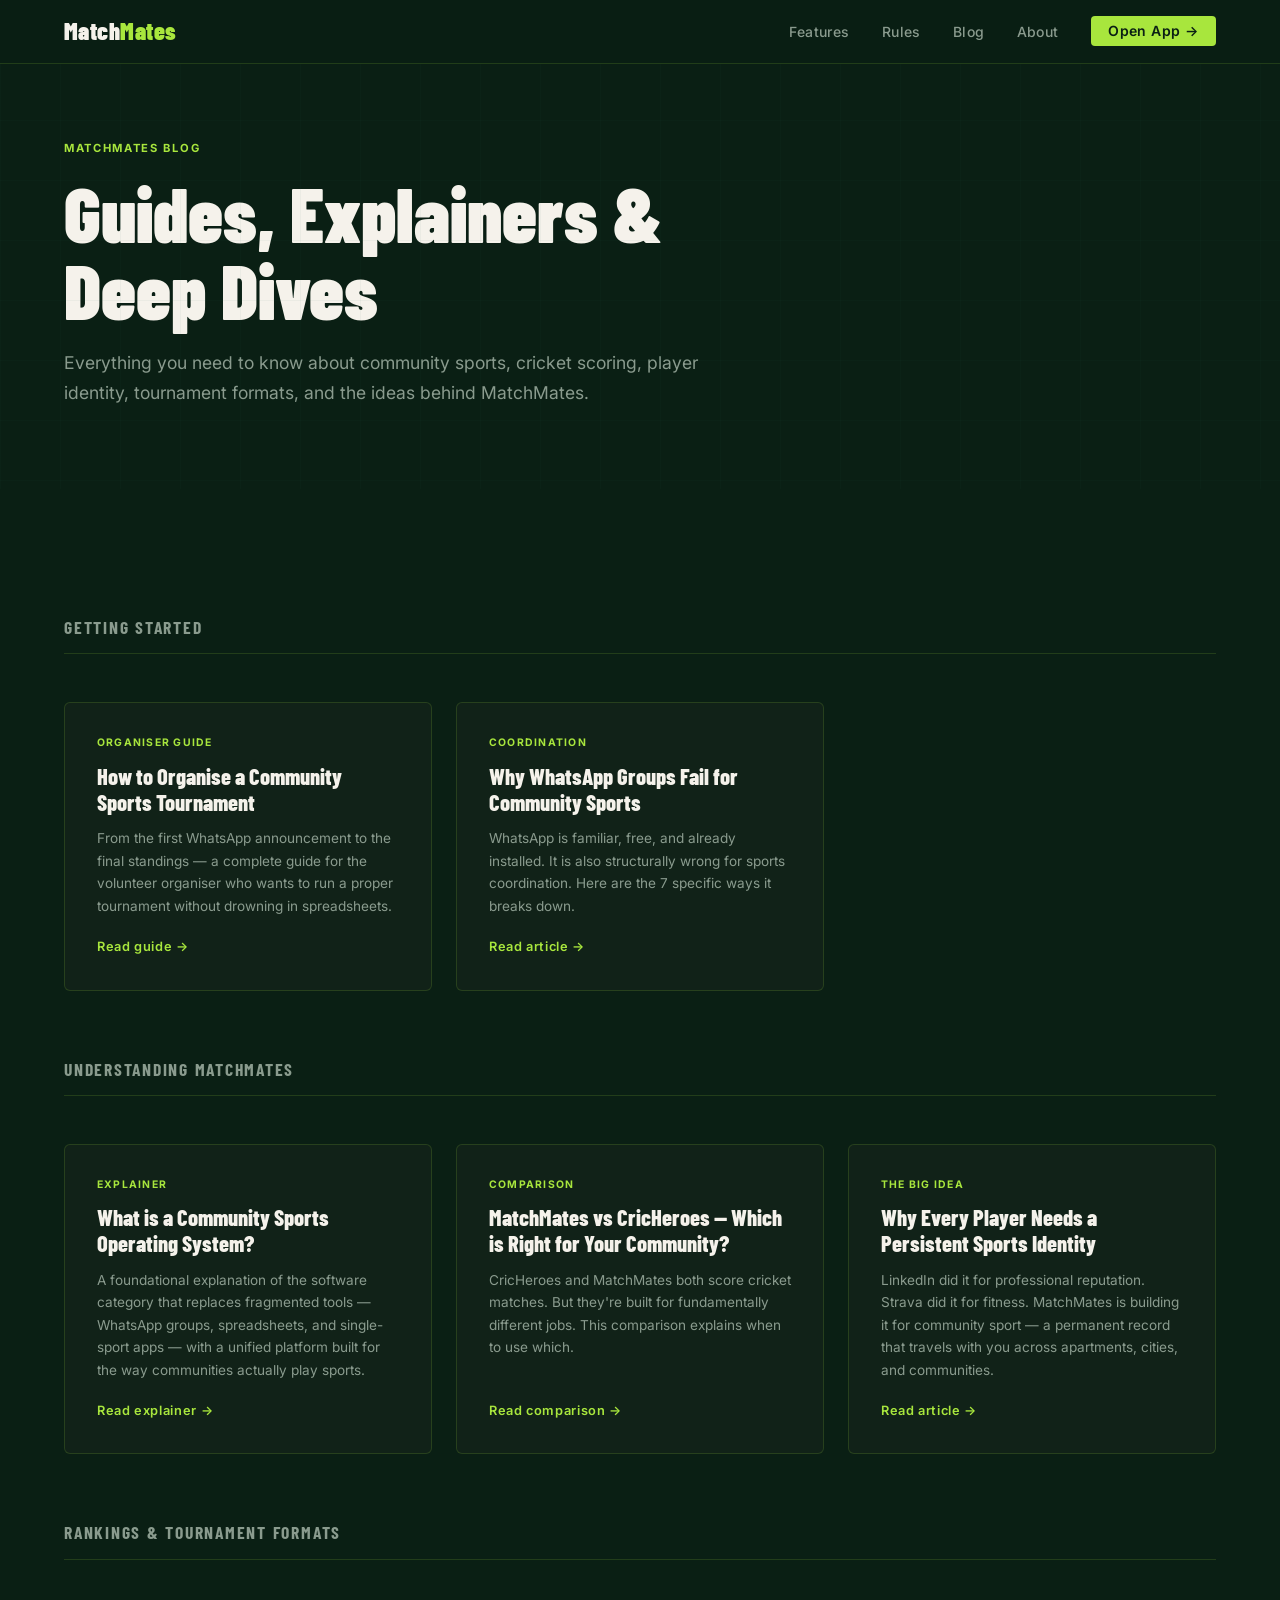
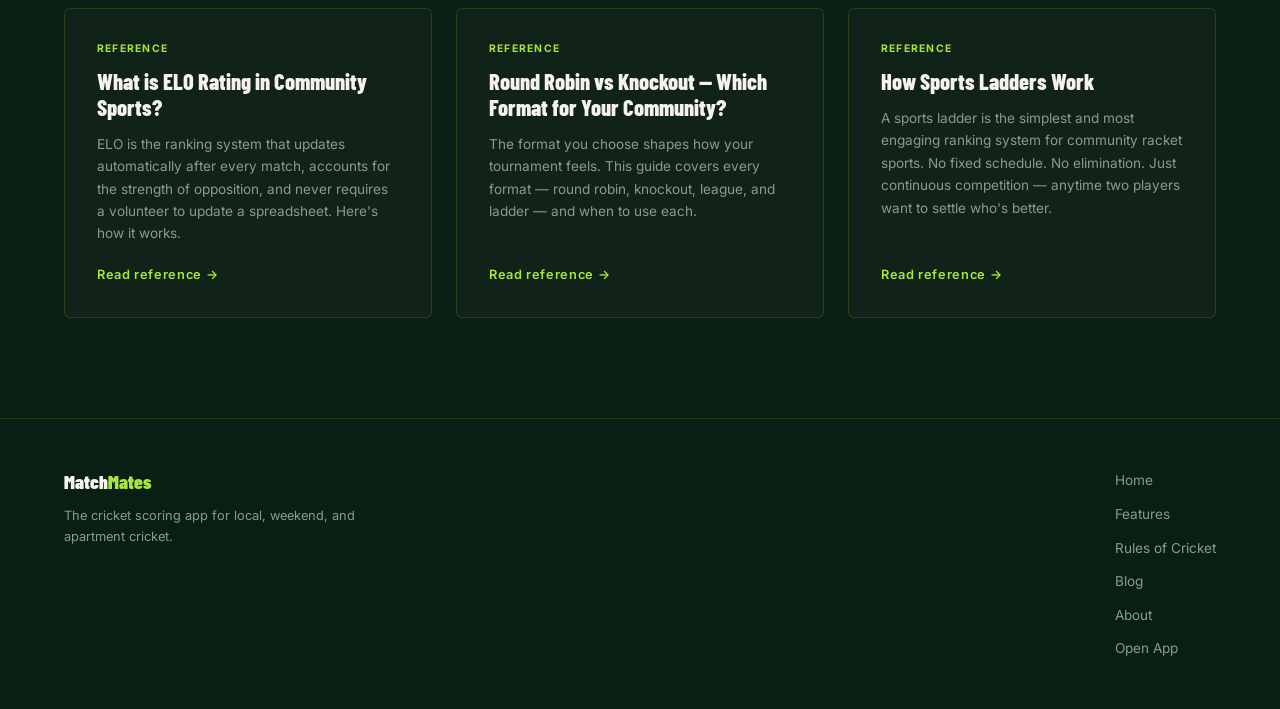
<file: blog.html>
<!DOCTYPE html>
<html lang="en">
<head>
  <meta charset="UTF-8">
  <meta name="viewport" content="width=device-width, initial-scale=1.0">
  <title>Blog — Community Sports, Cricket Scoring & More | MatchMates</title>
  <meta name="description" content="Guides, explainers, and deep dives on community sports, cricket scoring, player identity, tournament management, and the Community Sports Operating System category.">
  <meta name="keywords" content="community sports blog, cricket scoring guide, apartment cricket tournament, community sports operating system, player identity cricket, ELO rating sports">
  <link rel="canonical" href="https://nf2180.github.io/matchmates-web/blog.html">
  <link rel="stylesheet" href="css/style.css">
  <script async src="https://www.googletagmanager.com/gtag/js?id=G-YB123FQ53Y"></script>
  <script>
    window.dataLayer = window.dataLayer || [];
    function gtag(){dataLayer.push(arguments);}
    gtag("js", new Date());
    gtag("config", "G-YB123FQ53Y");
  </script>
  <style>
    .blog-grid {
      display: grid;
      grid-template-columns: repeat(auto-fill, minmax(300px, 1fr));
      gap: 1.5rem;
      margin-top: 3rem;
    }

    .blog-card {
      background: var(--card-bg);
      border: 1px solid var(--border);
      border-radius: 6px;
      padding: 2rem;
      text-decoration: none;
      display: flex;
      flex-direction: column;
      transition: all 0.2s;
    }

    .blog-card:hover {
      border-color: var(--lime);
      transform: translateY(-2px);
    }

    .blog-tag {
      font-size: 0.65rem;
      font-weight: 700;
      letter-spacing: 0.12em;
      text-transform: uppercase;
      color: var(--lime);
      margin-bottom: 0.75rem;
    }

    .blog-title {
      font-family: 'Barlow Condensed', sans-serif;
      font-size: 1.4rem;
      font-weight: 800;
      color: var(--white);
      line-height: 1.15;
      margin-bottom: 0.75rem;
    }

    .blog-excerpt {
      font-size: 0.85rem;
      color: var(--slate);
      line-height: 1.65;
      flex-grow: 1;
      margin-bottom: 1.25rem;
    }

    .blog-read {
      font-size: 0.8rem;
      font-weight: 600;
      color: var(--lime);
      letter-spacing: 0.05em;
    }

    .blog-category {
      margin-top: 4rem;
    }

    .blog-category-title {
      font-family: 'Barlow Condensed', sans-serif;
      font-size: 1.1rem;
      font-weight: 700;
      color: var(--slate);
      letter-spacing: 0.1em;
      text-transform: uppercase;
      padding-bottom: 0.75rem;
      border-bottom: 1px solid var(--border);
      margin-bottom: 1.5rem;
    }
  </style>
</head>
<body>

<nav>
  <a href="index.html" class="nav-logo">Match<span>Mates</span></a>
  <ul class="nav-links">
    <li><a href="features.html">Features</a></li>
    <li><a href="rules.html">Rules</a></li>
    <li><a href="blog.html">Blog</a></li>
    <li><a href="about.html">About</a></li>
    <li><a href="https://nf2180.github.io/matchmates" class="nav-cta" target="_blank">Open App →</a></li>
  </ul>
</nav>

<header class="inner-hero">
  <div class="pitch-grid"></div>
  <p class="page-eyebrow">MatchMates Blog</p>
  <h1 class="page-title">Guides, Explainers &amp; Deep Dives</h1>
  <p class="page-intro">Everything you need to know about community sports, cricket scoring, player identity, tournament formats, and the ideas behind MatchMates.</p>
</header>

<section style="padding: 60px 5vw 100px;">

  <!-- CATEGORY: Getting Started -->
  <div class="blog-category">
    <p class="blog-category-title">Getting Started</p>
    <div class="blog-grid">

      <a href="pages/organize-tournament.html" class="blog-card">
        <p class="blog-tag">Organiser Guide</p>
        <p class="blog-title">How to Organise a Community Sports Tournament</p>
        <p class="blog-excerpt">From the first WhatsApp announcement to the final standings — a complete guide for the volunteer organiser who wants to run a proper tournament without drowning in spreadsheets.</p>
        <span class="blog-read">Read guide →</span>
      </a>

      <a href="pages/why-not-whatsapp.html" class="blog-card">
        <p class="blog-tag">Coordination</p>
        <p class="blog-title">Why WhatsApp Groups Fail for Community Sports</p>
        <p class="blog-excerpt">WhatsApp is familiar, free, and already installed. It is also structurally wrong for sports coordination. Here are the 7 specific ways it breaks down.</p>
        <span class="blog-read">Read article →</span>
      </a>

    </div>
  </div>

  <!-- CATEGORY: Understanding MatchMates -->
  <div class="blog-category">
    <p class="blog-category-title">Understanding MatchMates</p>
    <div class="blog-grid">

      <a href="pages/what-is-csos.html" class="blog-card">
        <p class="blog-tag">Explainer</p>
        <p class="blog-title">What is a Community Sports Operating System?</p>
        <p class="blog-excerpt">A foundational explanation of the software category that replaces fragmented tools — WhatsApp groups, spreadsheets, and single-sport apps — with a unified platform built for the way communities actually play sports.</p>
        <span class="blog-read">Read explainer →</span>
      </a>

      <a href="pages/vs-cricheroes.html" class="blog-card">
        <p class="blog-tag">Comparison</p>
        <p class="blog-title">MatchMates vs CricHeroes — Which is Right for Your Community?</p>
        <p class="blog-excerpt">CricHeroes and MatchMates both score cricket matches. But they're built for fundamentally different jobs. This comparison explains when to use which.</p>
        <span class="blog-read">Read comparison →</span>
      </a>

      <a href="pages/player-identity.html" class="blog-card">
        <p class="blog-tag">The Big Idea</p>
        <p class="blog-title">Why Every Player Needs a Persistent Sports Identity</p>
        <p class="blog-excerpt">LinkedIn did it for professional reputation. Strava did it for fitness. MatchMates is building it for community sport — a permanent record that travels with you across apartments, cities, and communities.</p>
        <span class="blog-read">Read article →</span>
      </a>

    </div>
  </div>

  <!-- CATEGORY: Rankings & Formats -->
  <div class="blog-category">
    <p class="blog-category-title">Rankings &amp; Tournament Formats</p>
    <div class="blog-grid">

      <a href="pages/elo-rating.html" class="blog-card">
        <p class="blog-tag">Reference</p>
        <p class="blog-title">What is ELO Rating in Community Sports?</p>
        <p class="blog-excerpt">ELO is the ranking system that updates automatically after every match, accounts for the strength of opposition, and never requires a volunteer to update a spreadsheet. Here's how it works.</p>
        <span class="blog-read">Read reference →</span>
      </a>

      <a href="pages/round-robin-vs-knockout.html" class="blog-card">
        <p class="blog-tag">Reference</p>
        <p class="blog-title">Round Robin vs Knockout — Which Format for Your Community?</p>
        <p class="blog-excerpt">The format you choose shapes how your tournament feels. This guide covers every format — round robin, knockout, league, and ladder — and when to use each.</p>
        <span class="blog-read">Read reference →</span>
      </a>

      <a href="pages/sports-ladder.html" class="blog-card">
        <p class="blog-tag">Reference</p>
        <p class="blog-title">How Sports Ladders Work</p>
        <p class="blog-excerpt">A sports ladder is the simplest and most engaging ranking system for community racket sports. No fixed schedule. No elimination. Just continuous competition — anytime two players want to settle who's better.</p>
        <span class="blog-read">Read reference →</span>
      </a>

    </div>
  </div>

</section>

<footer>
  <div>
    <p class="footer-brand">Match<span>Mates</span></p>
    <p class="footer-desc">The cricket scoring app for local, weekend, and apartment cricket.</p>
  </div>
  <ul class="footer-links">
    <li><a href="index.html">Home</a></li>
    <li><a href="features.html">Features</a></li>
    <li><a href="rules.html">Rules of Cricket</a></li>
    <li><a href="blog.html">Blog</a></li>
    <li><a href="about.html">About</a></li>
    <li><a href="https://nf2180.github.io/matchmates" target="_blank">Open App</a></li>
  </ul>
</footer>

</body>
</html>
</file>
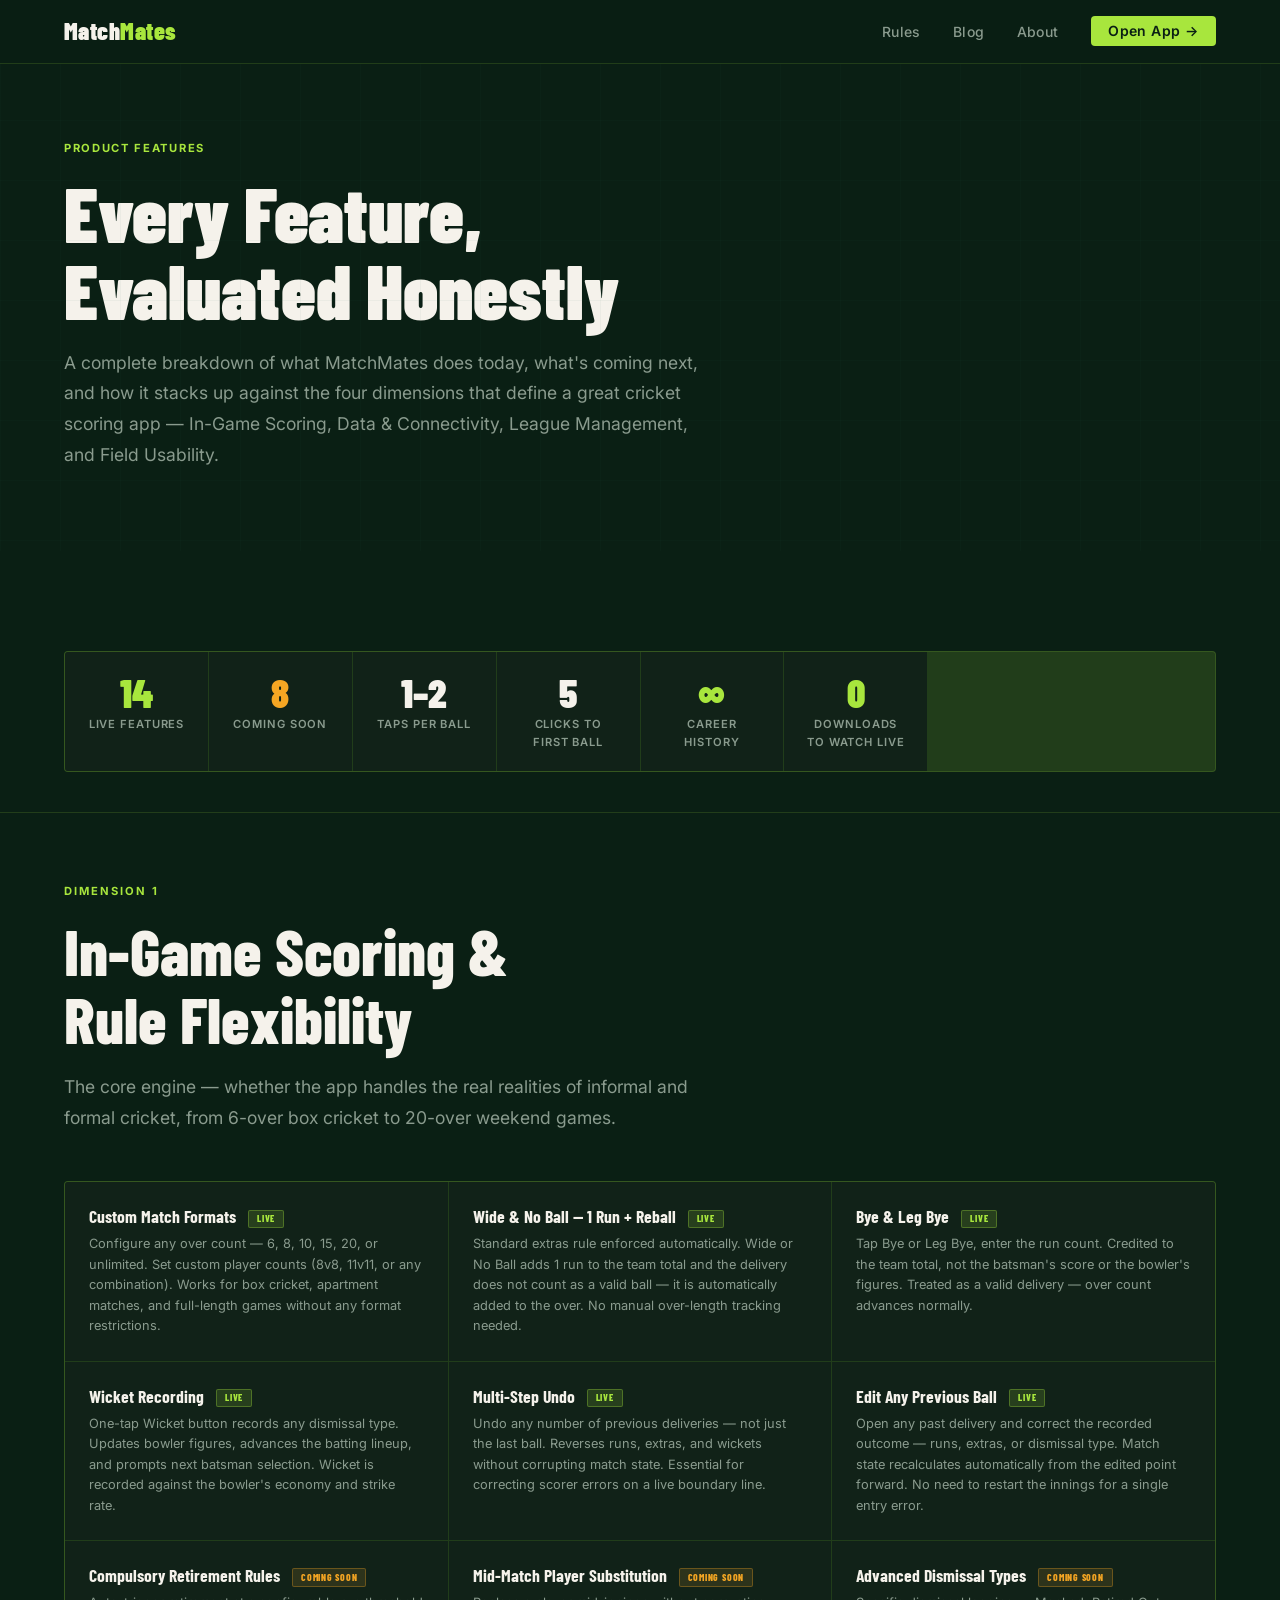
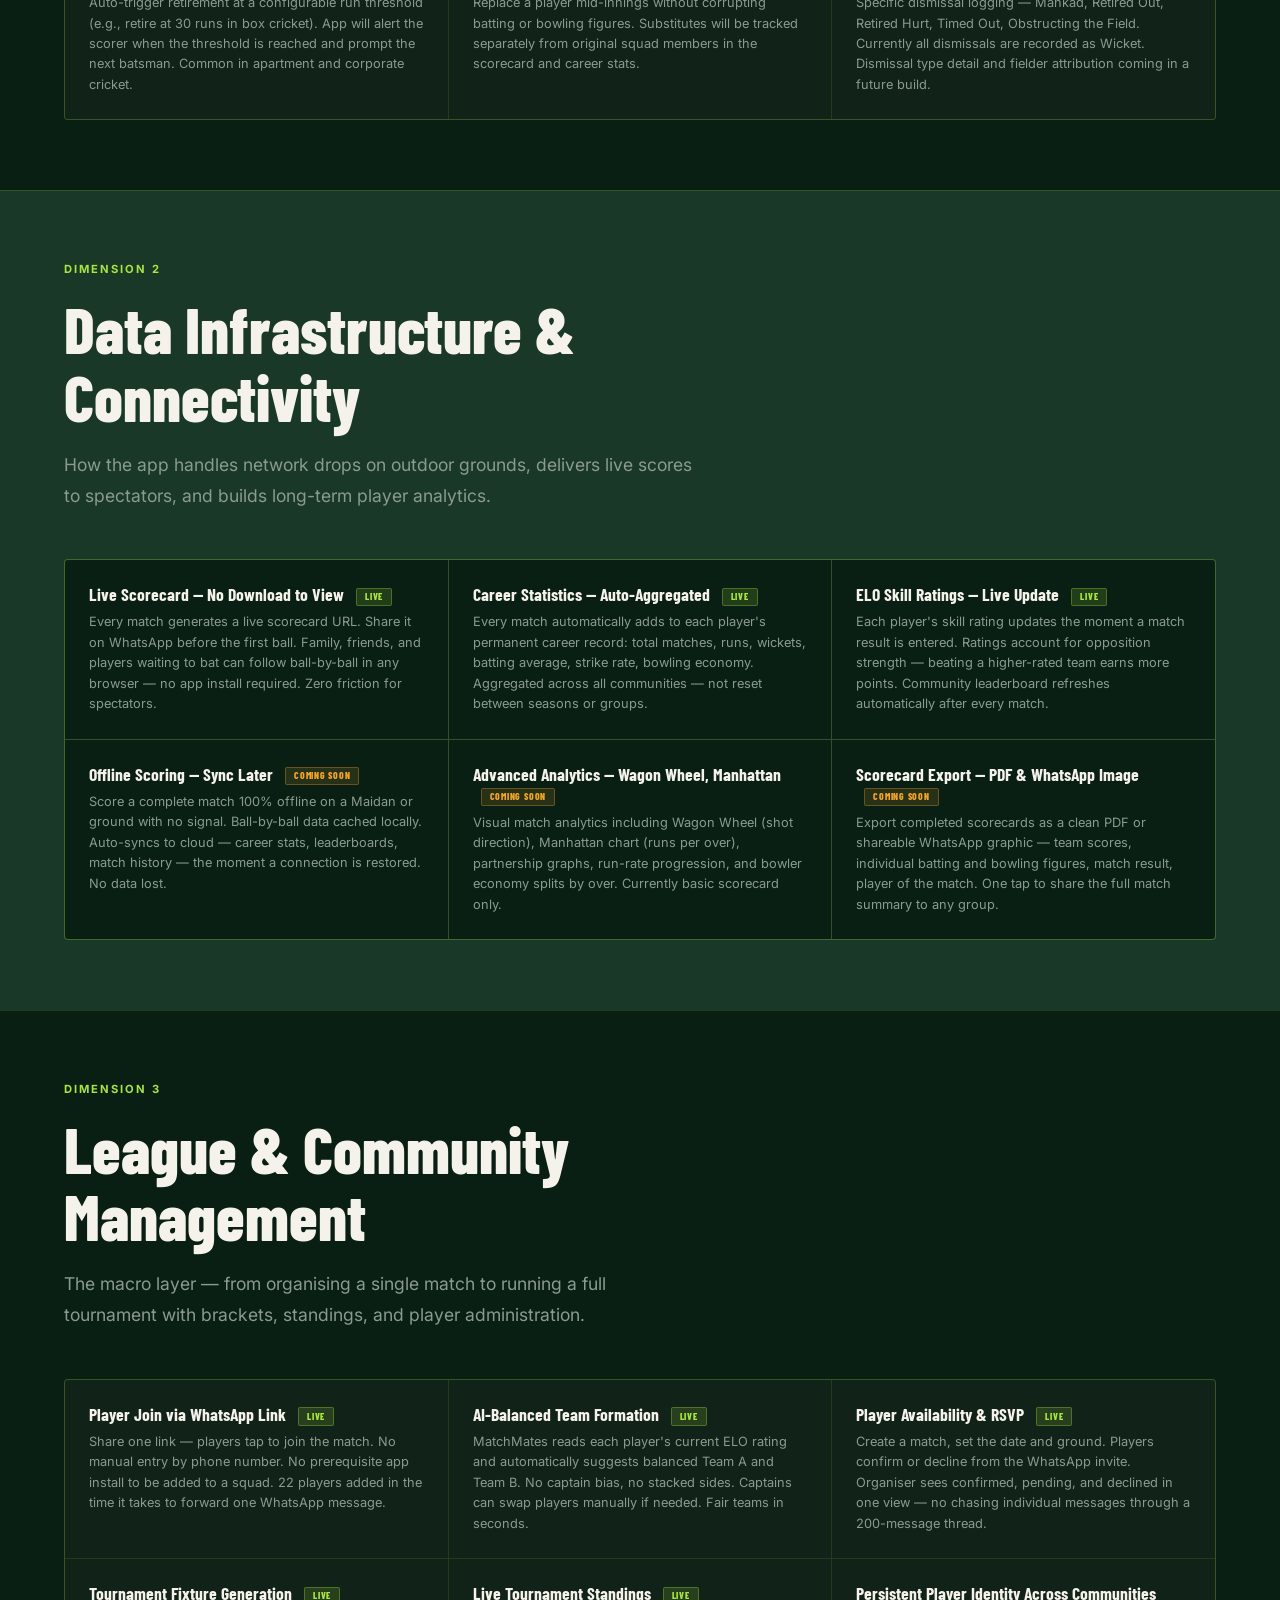
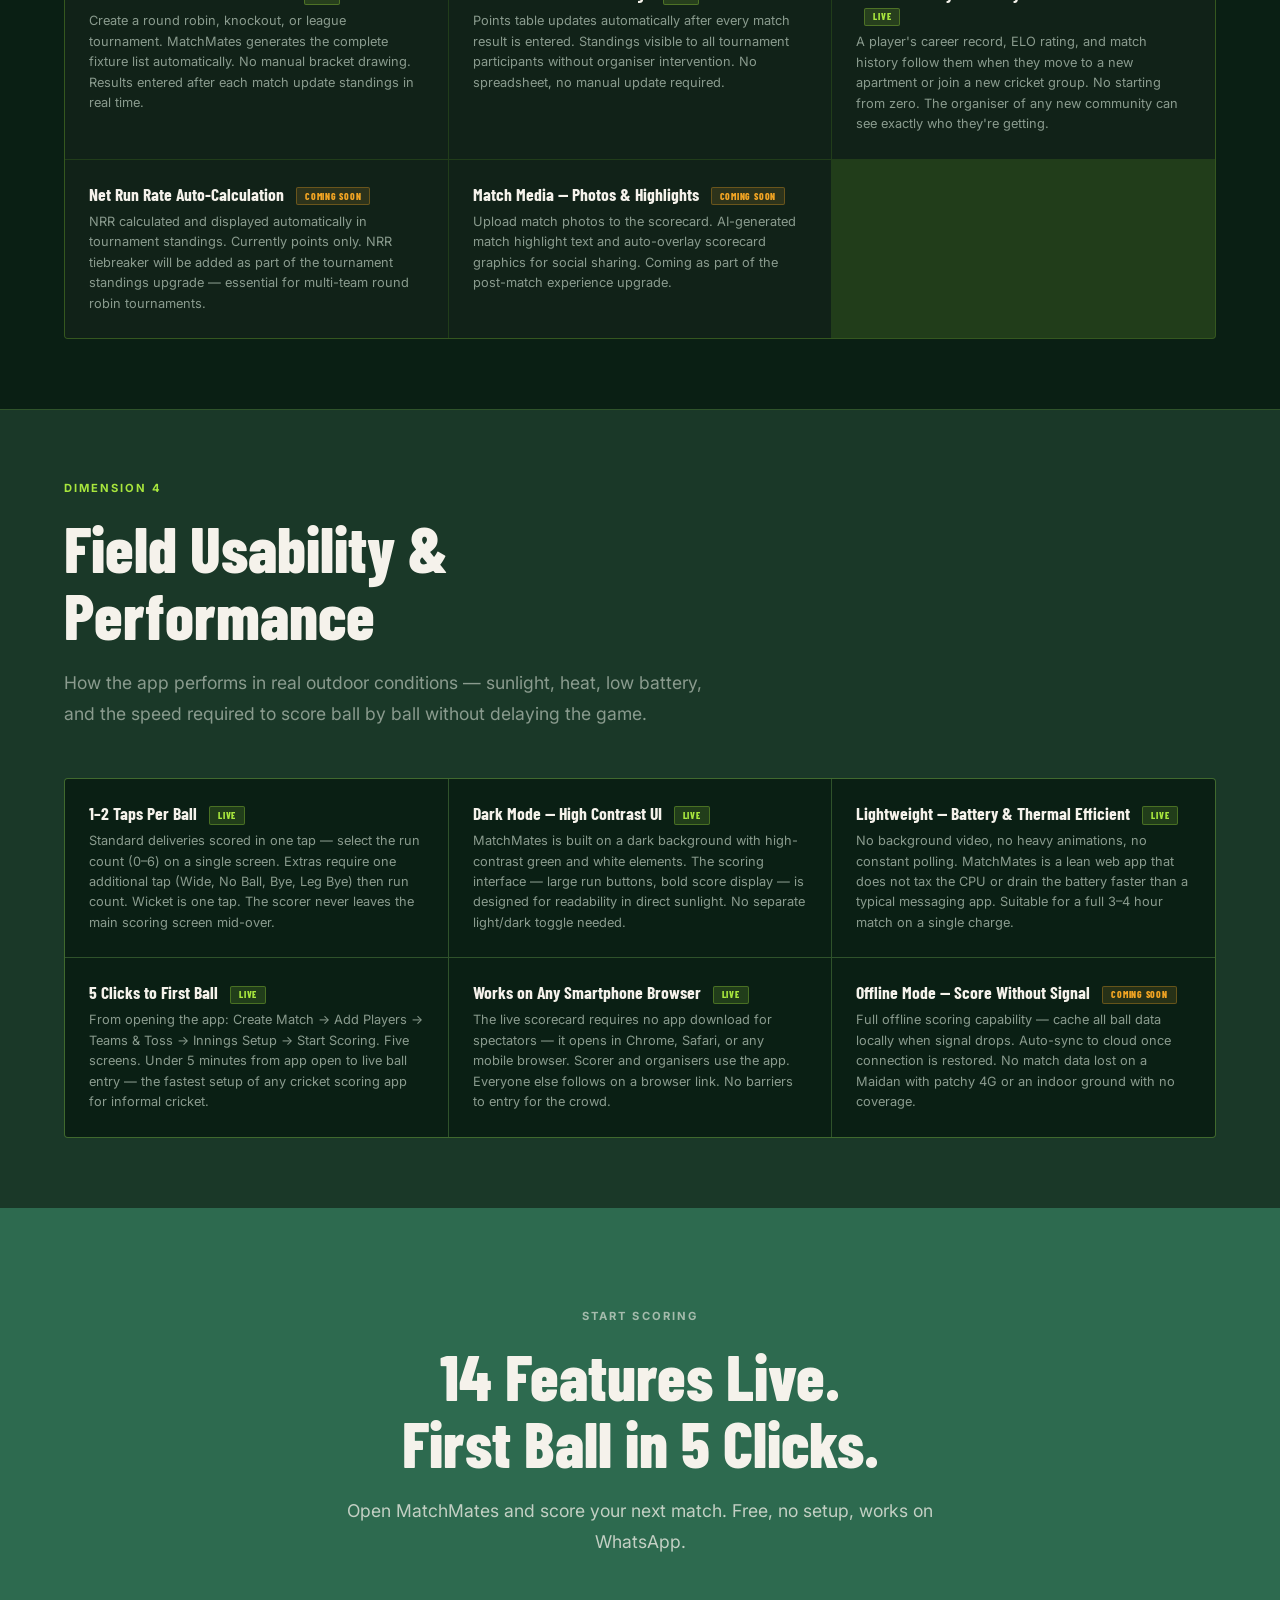
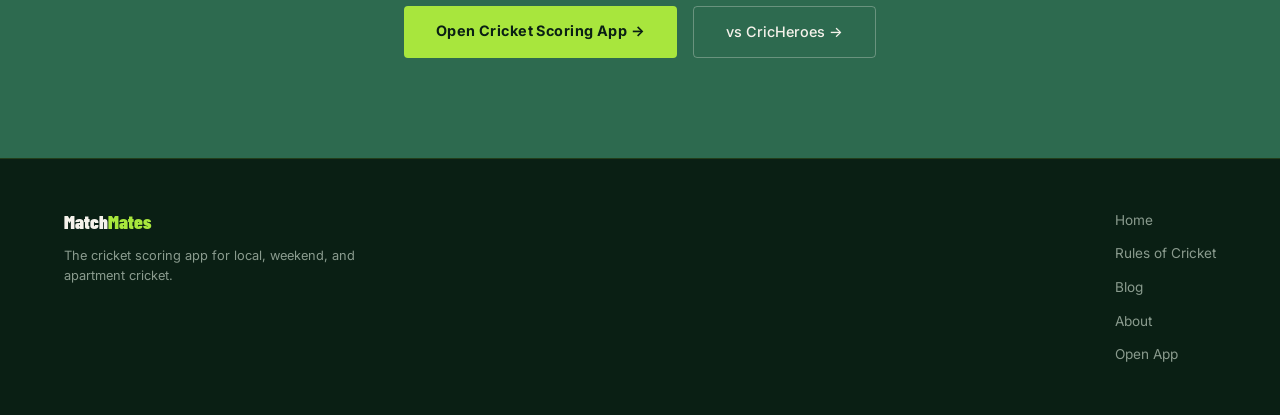
<file: features.html>
<!DOCTYPE html>
<html lang="en">
<head>
  <meta charset="UTF-8">
  <meta name="viewport" content="width=device-width, initial-scale=1.0">
  <title>MatchMates Features — Complete Cricket Scoring App Feature List</title>
  <meta name="description" content="Full feature breakdown of MatchMates — live ball-by-ball scoring, AI team balancing, career history, tournament management, ELO rankings, and more. See what's live and what's coming.">
  <meta name="keywords" content="cricket scoring app features, ball by ball cricket scoring, cricket tournament app, cricket career stats app, AI cricket team balancing, live cricket scorecard, cricket app India">
  <link rel="canonical" href="https://nf2180.github.io/matchmates-web/features.html">
  <link rel="stylesheet" href="css/style.css">
  <script async src="https://www.googletagmanager.com/gtag/js?id=G-YB123FQ53Y"></script>
  <script>
    window.dataLayer = window.dataLayer || [];
    function gtag(){dataLayer.push(arguments);}
    gtag("js", new Date());
    gtag("config", "G-YB123FQ53Y");
  </script>
  <style>
    /* Status badges */
    .badge {
      display: inline-block;
      font-size: 0.6rem;
      font-weight: 800;
      letter-spacing: 0.08em;
      text-transform: uppercase;
      padding: 0.15rem 0.5rem;
      border-radius: 2px;
      margin-left: 0.5rem;
      vertical-align: middle;
      white-space: nowrap;
    }
    .badge-live { background: rgba(168,230,61,0.15); color: var(--lime); border: 1px solid rgba(168,230,61,0.3); }
    .badge-soon { background: rgba(255,180,50,0.12); color: #f5a623; border: 1px solid rgba(245,166,35,0.3); }

    /* Feature dimension sections */
    .dim-section { padding: 70px 5vw; border-top: 1px solid var(--border); }
    .dim-section:first-of-type { border-top: none; }
    .dim-section.alt { background: var(--forest); }

    /* Feature grid */
    .feature-grid {
      display: grid;
      grid-template-columns: repeat(auto-fill, minmax(320px, 1fr));
      gap: 1px;
      background: var(--border);
      border: 1px solid var(--border);
      border-radius: 4px;
      overflow: hidden;
      margin-top: 2rem;
    }

    .feature-item {
      background: var(--card-bg);
      padding: 1.5rem;
      transition: background 0.15s;
    }

    .dim-section.alt .feature-item { background: var(--night); }
    .feature-item:hover { background: rgba(168,230,61,0.04); }

    .feature-item-title {
      font-family: 'Barlow Condensed', sans-serif;
      font-size: 1.1rem;
      font-weight: 700;
      color: var(--white);
      margin-bottom: 0.4rem;
      line-height: 1.2;
    }

    .feature-item-desc {
      font-size: 0.8rem;
      color: var(--slate);
      line-height: 1.6;
    }

    /* Summary scorecard at top */
    .scorecard {
      display: grid;
      grid-template-columns: repeat(auto-fill, minmax(140px, 1fr));
      gap: 1px;
      background: var(--border);
      border: 1px solid var(--border);
      border-radius: 4px;
      overflow: hidden;
      margin: 2.5rem 0;
    }

    .scorecard-cell {
      background: var(--card-bg);
      padding: 1.25rem;
      text-align: center;
    }

    .scorecard-num {
      font-family: 'Barlow Condensed', sans-serif;
      font-size: 2.5rem;
      font-weight: 900;
      line-height: 1;
      margin-bottom: 0.25rem;
    }

    .scorecard-label {
      font-size: 0.7rem;
      font-weight: 600;
      letter-spacing: 0.08em;
      text-transform: uppercase;
      color: var(--slate);
    }

    /* Dev prompt box */
    .dev-prompt {
      background: var(--night);
      border: 1px solid var(--border);
      border-left: 4px solid var(--lime);
      border-radius: 4px;
      padding: 2rem 2.5rem;
      margin: 2rem 0;
      font-family: 'Inter', monospace;
      font-size: 0.82rem;
      color: var(--slate);
      line-height: 1.8;
      white-space: pre-wrap;
    }
  </style>
</head>
<body>

<nav>
  <a href="index.html" class="nav-logo">Match<span>Mates</span></a>
  <ul class="nav-links">
    <li><a href="rules.html">Rules</a></li>
    <li><a href="blog.html">Blog</a></li>
    <li><a href="about.html">About</a></li>
    <li><a href="https://nf2180.github.io/matchmates" class="nav-cta" target="_blank">Open App →</a></li>
  </ul>
</nav>

<header class="inner-hero">
  <div class="pitch-grid"></div>
  <p class="page-eyebrow">Product Features</p>
  <h1 class="page-title">Every Feature,<br>Evaluated Honestly</h1>
  <p class="page-intro">A complete breakdown of what MatchMates does today, what's coming next, and how it stacks up against the four dimensions that define a great cricket scoring app — In-Game Scoring, Data & Connectivity, League Management, and Field Usability.</p>
</header>

<!-- SCORECARD SUMMARY -->
<section style="padding: 60px 5vw 0;">
  <div class="scorecard">
    <div class="scorecard-cell">
      <p class="scorecard-num" style="color:var(--lime)">14</p>
      <p class="scorecard-label">Live Features</p>
    </div>
    <div class="scorecard-cell">
      <p class="scorecard-num" style="color:#f5a623">8</p>
      <p class="scorecard-label">Coming Soon</p>
    </div>
    <div class="scorecard-cell">
      <p class="scorecard-num" style="color:var(--white)">1–2</p>
      <p class="scorecard-label">Taps Per Ball</p>
    </div>
    <div class="scorecard-cell">
      <p class="scorecard-num" style="color:var(--white)">5</p>
      <p class="scorecard-label">Clicks to First Ball</p>
    </div>
    <div class="scorecard-cell">
      <p class="scorecard-num" style="color:var(--lime)">∞</p>
      <p class="scorecard-label">Career History</p>
    </div>
    <div class="scorecard-cell">
      <p class="scorecard-num" style="color:var(--lime)">0</p>
      <p class="scorecard-label">Downloads to Watch Live</p>
    </div>
  </div>
</section>

<!-- DIMENSION 1: IN-GAME SCORING -->
<section class="dim-section" id="scoring">
  <p class="section-eyebrow">Dimension 1</p>
  <h2 class="section-title">In-Game Scoring &amp;<br>Rule Flexibility</h2>
  <p class="section-lead">The core engine — whether the app handles the real realities of informal and formal cricket, from 6-over box cricket to 20-over weekend games.</p>

  <div class="feature-grid">
    <div class="feature-item">
      <p class="feature-item-title">Custom Match Formats <span class="badge badge-live">Live</span></p>
      <p class="feature-item-desc">Configure any over count — 6, 8, 10, 15, 20, or unlimited. Set custom player counts (8v8, 11v11, or any combination). Works for box cricket, apartment matches, and full-length games without any format restrictions.</p>
    </div>

    <div class="feature-item">
      <p class="feature-item-title">Wide &amp; No Ball — 1 Run + Reball <span class="badge badge-live">Live</span></p>
      <p class="feature-item-desc">Standard extras rule enforced automatically. Wide or No Ball adds 1 run to the team total and the delivery does not count as a valid ball — it is automatically added to the over. No manual over-length tracking needed.</p>
    </div>

    <div class="feature-item">
      <p class="feature-item-title">Bye &amp; Leg Bye <span class="badge badge-live">Live</span></p>
      <p class="feature-item-desc">Tap Bye or Leg Bye, enter the run count. Credited to the team total, not the batsman's score or the bowler's figures. Treated as a valid delivery — over count advances normally.</p>
    </div>

    <div class="feature-item">
      <p class="feature-item-title">Wicket Recording <span class="badge badge-live">Live</span></p>
      <p class="feature-item-desc">One-tap Wicket button records any dismissal type. Updates bowler figures, advances the batting lineup, and prompts next batsman selection. Wicket is recorded against the bowler's economy and strike rate.</p>
    </div>

    <div class="feature-item">
      <p class="feature-item-title">Multi-Step Undo <span class="badge badge-live">Live</span></p>
      <p class="feature-item-desc">Undo any number of previous deliveries — not just the last ball. Reverses runs, extras, and wickets without corrupting match state. Essential for correcting scorer errors on a live boundary line.</p>
    </div>

    <div class="feature-item">
      <p class="feature-item-title">Edit Any Previous Ball <span class="badge badge-live">Live</span></p>
      <p class="feature-item-desc">Open any past delivery and correct the recorded outcome — runs, extras, or dismissal type. Match state recalculates automatically from the edited point forward. No need to restart the innings for a single entry error.</p>
    </div>

    <div class="feature-item">
      <p class="feature-item-title">Compulsory Retirement Rules <span class="badge badge-soon">Coming Soon</span></p>
      <p class="feature-item-desc">Auto-trigger retirement at a configurable run threshold (e.g., retire at 30 runs in box cricket). App will alert the scorer when the threshold is reached and prompt the next batsman. Common in apartment and corporate cricket.</p>
    </div>

    <div class="feature-item">
      <p class="feature-item-title">Mid-Match Player Substitution <span class="badge badge-soon">Coming Soon</span></p>
      <p class="feature-item-desc">Replace a player mid-innings without corrupting batting or bowling figures. Substitutes will be tracked separately from original squad members in the scorecard and career stats.</p>
    </div>

    <div class="feature-item">
      <p class="feature-item-title">Advanced Dismissal Types <span class="badge badge-soon">Coming Soon</span></p>
      <p class="feature-item-desc">Specific dismissal logging — Mankad, Retired Out, Retired Hurt, Timed Out, Obstructing the Field. Currently all dismissals are recorded as Wicket. Dismissal type detail and fielder attribution coming in a future build.</p>
    </div>
  </div>
</section>

<!-- DIMENSION 2: DATA & CONNECTIVITY -->
<section class="dim-section alt" id="data">
  <p class="section-eyebrow">Dimension 2</p>
  <h2 class="section-title">Data Infrastructure &amp;<br>Connectivity</h2>
  <p class="section-lead">How the app handles network drops on outdoor grounds, delivers live scores to spectators, and builds long-term player analytics.</p>

  <div class="feature-grid">
    <div class="feature-item">
      <p class="feature-item-title">Live Scorecard — No Download to View <span class="badge badge-live">Live</span></p>
      <p class="feature-item-desc">Every match generates a live scorecard URL. Share it on WhatsApp before the first ball. Family, friends, and players waiting to bat can follow ball-by-ball in any browser — no app install required. Zero friction for spectators.</p>
    </div>

    <div class="feature-item">
      <p class="feature-item-title">Career Statistics — Auto-Aggregated <span class="badge badge-live">Live</span></p>
      <p class="feature-item-desc">Every match automatically adds to each player's permanent career record: total matches, runs, wickets, batting average, strike rate, bowling economy. Aggregated across all communities — not reset between seasons or groups.</p>
    </div>

    <div class="feature-item">
      <p class="feature-item-title">ELO Skill Ratings — Live Update <span class="badge badge-live">Live</span></p>
      <p class="feature-item-desc">Each player's skill rating updates the moment a match result is entered. Ratings account for opposition strength — beating a higher-rated team earns more points. Community leaderboard refreshes automatically after every match.</p>
    </div>

    <div class="feature-item">
      <p class="feature-item-title">Offline Scoring — Sync Later <span class="badge badge-soon">Coming Soon</span></p>
      <p class="feature-item-desc">Score a complete match 100% offline on a Maidan or ground with no signal. Ball-by-ball data cached locally. Auto-syncs to cloud — career stats, leaderboards, match history — the moment a connection is restored. No data lost.</p>
    </div>

    <div class="feature-item">
      <p class="feature-item-title">Advanced Analytics — Wagon Wheel, Manhattan <span class="badge badge-soon">Coming Soon</span></p>
      <p class="feature-item-desc">Visual match analytics including Wagon Wheel (shot direction), Manhattan chart (runs per over), partnership graphs, run-rate progression, and bowler economy splits by over. Currently basic scorecard only.</p>
    </div>

    <div class="feature-item">
      <p class="feature-item-title">Scorecard Export — PDF &amp; WhatsApp Image <span class="badge badge-soon">Coming Soon</span></p>
      <p class="feature-item-desc">Export completed scorecards as a clean PDF or shareable WhatsApp graphic — team scores, individual batting and bowling figures, match result, player of the match. One tap to share the full match summary to any group.</p>
    </div>
  </div>
</section>

<!-- DIMENSION 3: LEAGUE MANAGEMENT -->
<section class="dim-section" id="league">
  <p class="section-eyebrow">Dimension 3</p>
  <h2 class="section-title">League &amp; Community<br>Management</h2>
  <p class="section-lead">The macro layer — from organising a single match to running a full tournament with brackets, standings, and player administration.</p>

  <div class="feature-grid">
    <div class="feature-item">
      <p class="feature-item-title">Player Join via WhatsApp Link <span class="badge badge-live">Live</span></p>
      <p class="feature-item-desc">Share one link — players tap to join the match. No manual entry by phone number. No prerequisite app install to be added to a squad. 22 players added in the time it takes to forward one WhatsApp message.</p>
    </div>

    <div class="feature-item">
      <p class="feature-item-title">AI-Balanced Team Formation <span class="badge badge-live">Live</span></p>
      <p class="feature-item-desc">MatchMates reads each player's current ELO rating and automatically suggests balanced Team A and Team B. No captain bias, no stacked sides. Captains can swap players manually if needed. Fair teams in seconds.</p>
    </div>

    <div class="feature-item">
      <p class="feature-item-title">Player Availability &amp; RSVP <span class="badge badge-live">Live</span></p>
      <p class="feature-item-desc">Create a match, set the date and ground. Players confirm or decline from the WhatsApp invite. Organiser sees confirmed, pending, and declined in one view — no chasing individual messages through a 200-message thread.</p>
    </div>

    <div class="feature-item">
      <p class="feature-item-title">Tournament Fixture Generation <span class="badge badge-live">Live</span></p>
      <p class="feature-item-desc">Create a round robin, knockout, or league tournament. MatchMates generates the complete fixture list automatically. No manual bracket drawing. Results entered after each match update standings in real time.</p>
    </div>

    <div class="feature-item">
      <p class="feature-item-title">Live Tournament Standings <span class="badge badge-live">Live</span></p>
      <p class="feature-item-desc">Points table updates automatically after every match result is entered. Standings visible to all tournament participants without organiser intervention. No spreadsheet, no manual update required.</p>
    </div>

    <div class="feature-item">
      <p class="feature-item-title">Persistent Player Identity Across Communities <span class="badge badge-live">Live</span></p>
      <p class="feature-item-desc">A player's career record, ELO rating, and match history follow them when they move to a new apartment or join a new cricket group. No starting from zero. The organiser of any new community can see exactly who they're getting.</p>
    </div>

    <div class="feature-item">
      <p class="feature-item-title">Net Run Rate Auto-Calculation <span class="badge badge-soon">Coming Soon</span></p>
      <p class="feature-item-desc">NRR calculated and displayed automatically in tournament standings. Currently points only. NRR tiebreaker will be added as part of the tournament standings upgrade — essential for multi-team round robin tournaments.</p>
    </div>

    <div class="feature-item">
      <p class="feature-item-title">Match Media — Photos &amp; Highlights <span class="badge badge-soon">Coming Soon</span></p>
      <p class="feature-item-desc">Upload match photos to the scorecard. AI-generated match highlight text and auto-overlay scorecard graphics for social sharing. Coming as part of the post-match experience upgrade.</p>
    </div>
  </div>
</section>

<!-- DIMENSION 4: USABILITY -->
<section class="dim-section alt" id="usability">
  <p class="section-eyebrow">Dimension 4</p>
  <h2 class="section-title">Field Usability &amp;<br>Performance</h2>
  <p class="section-lead">How the app performs in real outdoor conditions — sunlight, heat, low battery, and the speed required to score ball by ball without delaying the game.</p>

  <div class="feature-grid">
    <div class="feature-item">
      <p class="feature-item-title">1–2 Taps Per Ball <span class="badge badge-live">Live</span></p>
      <p class="feature-item-desc">Standard deliveries scored in one tap — select the run count (0–6) on a single screen. Extras require one additional tap (Wide, No Ball, Bye, Leg Bye) then run count. Wicket is one tap. The scorer never leaves the main scoring screen mid-over.</p>
    </div>

    <div class="feature-item">
      <p class="feature-item-title">Dark Mode — High Contrast UI <span class="badge badge-live">Live</span></p>
      <p class="feature-item-desc">MatchMates is built on a dark background with high-contrast green and white elements. The scoring interface — large run buttons, bold score display — is designed for readability in direct sunlight. No separate light/dark toggle needed.</p>
    </div>

    <div class="feature-item">
      <p class="feature-item-title">Lightweight — Battery &amp; Thermal Efficient <span class="badge badge-live">Live</span></p>
      <p class="feature-item-desc">No background video, no heavy animations, no constant polling. MatchMates is a lean web app that does not tax the CPU or drain the battery faster than a typical messaging app. Suitable for a full 3–4 hour match on a single charge.</p>
    </div>

    <div class="feature-item">
      <p class="feature-item-title">5 Clicks to First Ball <span class="badge badge-live">Live</span></p>
      <p class="feature-item-desc">From opening the app: Create Match → Add Players → Teams & Toss → Innings Setup → Start Scoring. Five screens. Under 5 minutes from app open to live ball entry — the fastest setup of any cricket scoring app for informal cricket.</p>
    </div>

    <div class="feature-item">
      <p class="feature-item-title">Works on Any Smartphone Browser <span class="badge badge-live">Live</span></p>
      <p class="feature-item-desc">The live scorecard requires no app download for spectators — it opens in Chrome, Safari, or any mobile browser. Scorer and organisers use the app. Everyone else follows on a browser link. No barriers to entry for the crowd.</p>
    </div>

    <div class="feature-item">
      <p class="feature-item-title">Offline Mode — Score Without Signal <span class="badge badge-soon">Coming Soon</span></p>
      <p class="feature-item-desc">Full offline scoring capability — cache all ball data locally when signal drops. Auto-sync to cloud once connection is restored. No match data lost on a Maidan with patchy 4G or an indoor ground with no coverage.</p>
    </div>
  </div>
</section>

<!-- CTA -->
<section class="cta-section">
  <p class="section-eyebrow" style="color:rgba(245,242,235,0.6)">Start Scoring</p>
  <h2 class="section-title">14 Features Live.<br>First Ball in 5 Clicks.</h2>
  <p class="section-lead">Open MatchMates and score your next match. Free, no setup, works on WhatsApp.</p>
  <div class="hero-actions" style="justify-content:center">
    <a href="https://nf2180.github.io/matchmates" class="btn-primary" target="_blank">Open Cricket Scoring App →</a>
    <a href="pages/vs-cricheroes.html" class="btn-secondary" style="border-color:rgba(245,242,235,0.3);color:var(--white)">vs CricHeroes →</a>
  </div>
</section>

<footer>
  <div>
    <p class="footer-brand">Match<span>Mates</span></p>
    <p class="footer-desc">The cricket scoring app for local, weekend, and apartment cricket.</p>
  </div>
  <ul class="footer-links">
    <li><a href="index.html">Home</a></li>
    <li><a href="rules.html">Rules of Cricket</a></li>
    <li><a href="blog.html">Blog</a></li>
    <li><a href="about.html">About</a></li>
    <li><a href="https://nf2180.github.io/matchmates" target="_blank">Open App</a></li>
  </ul>
</footer>

</body>
</html>
</file>
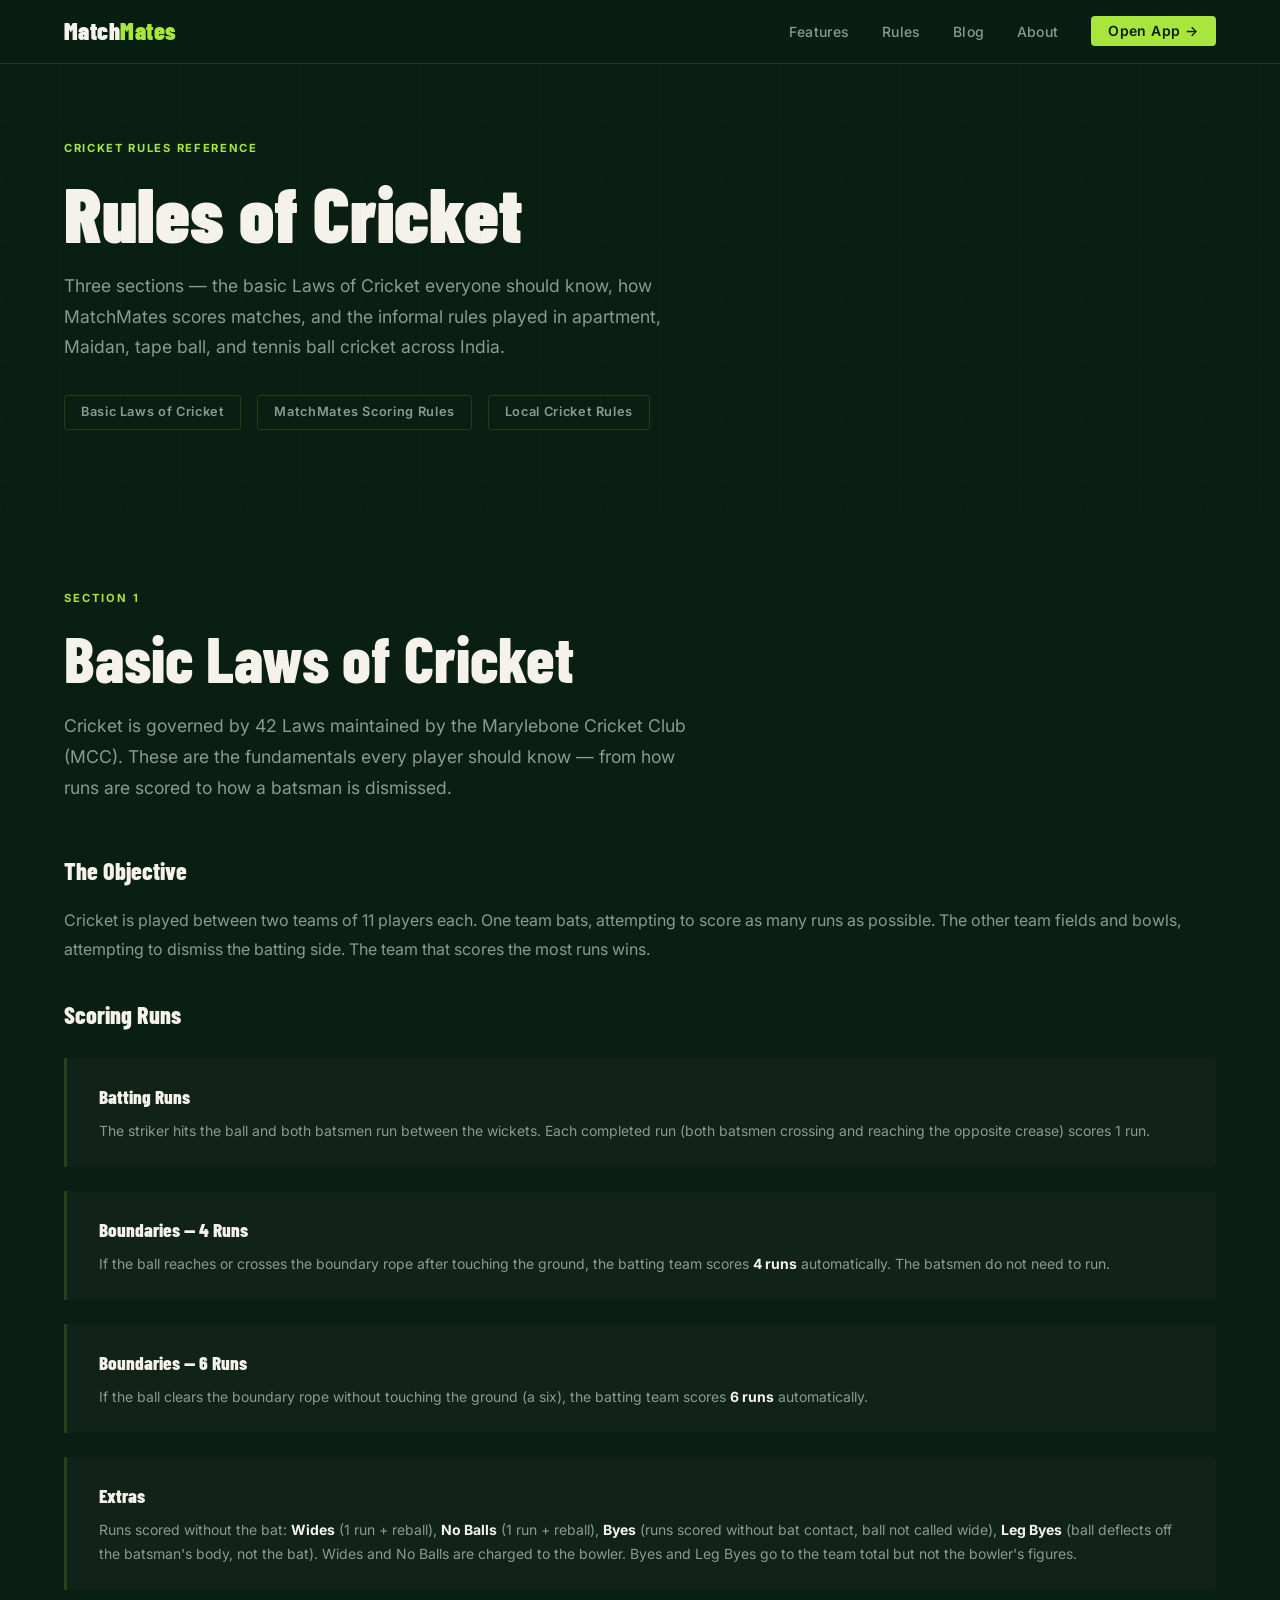
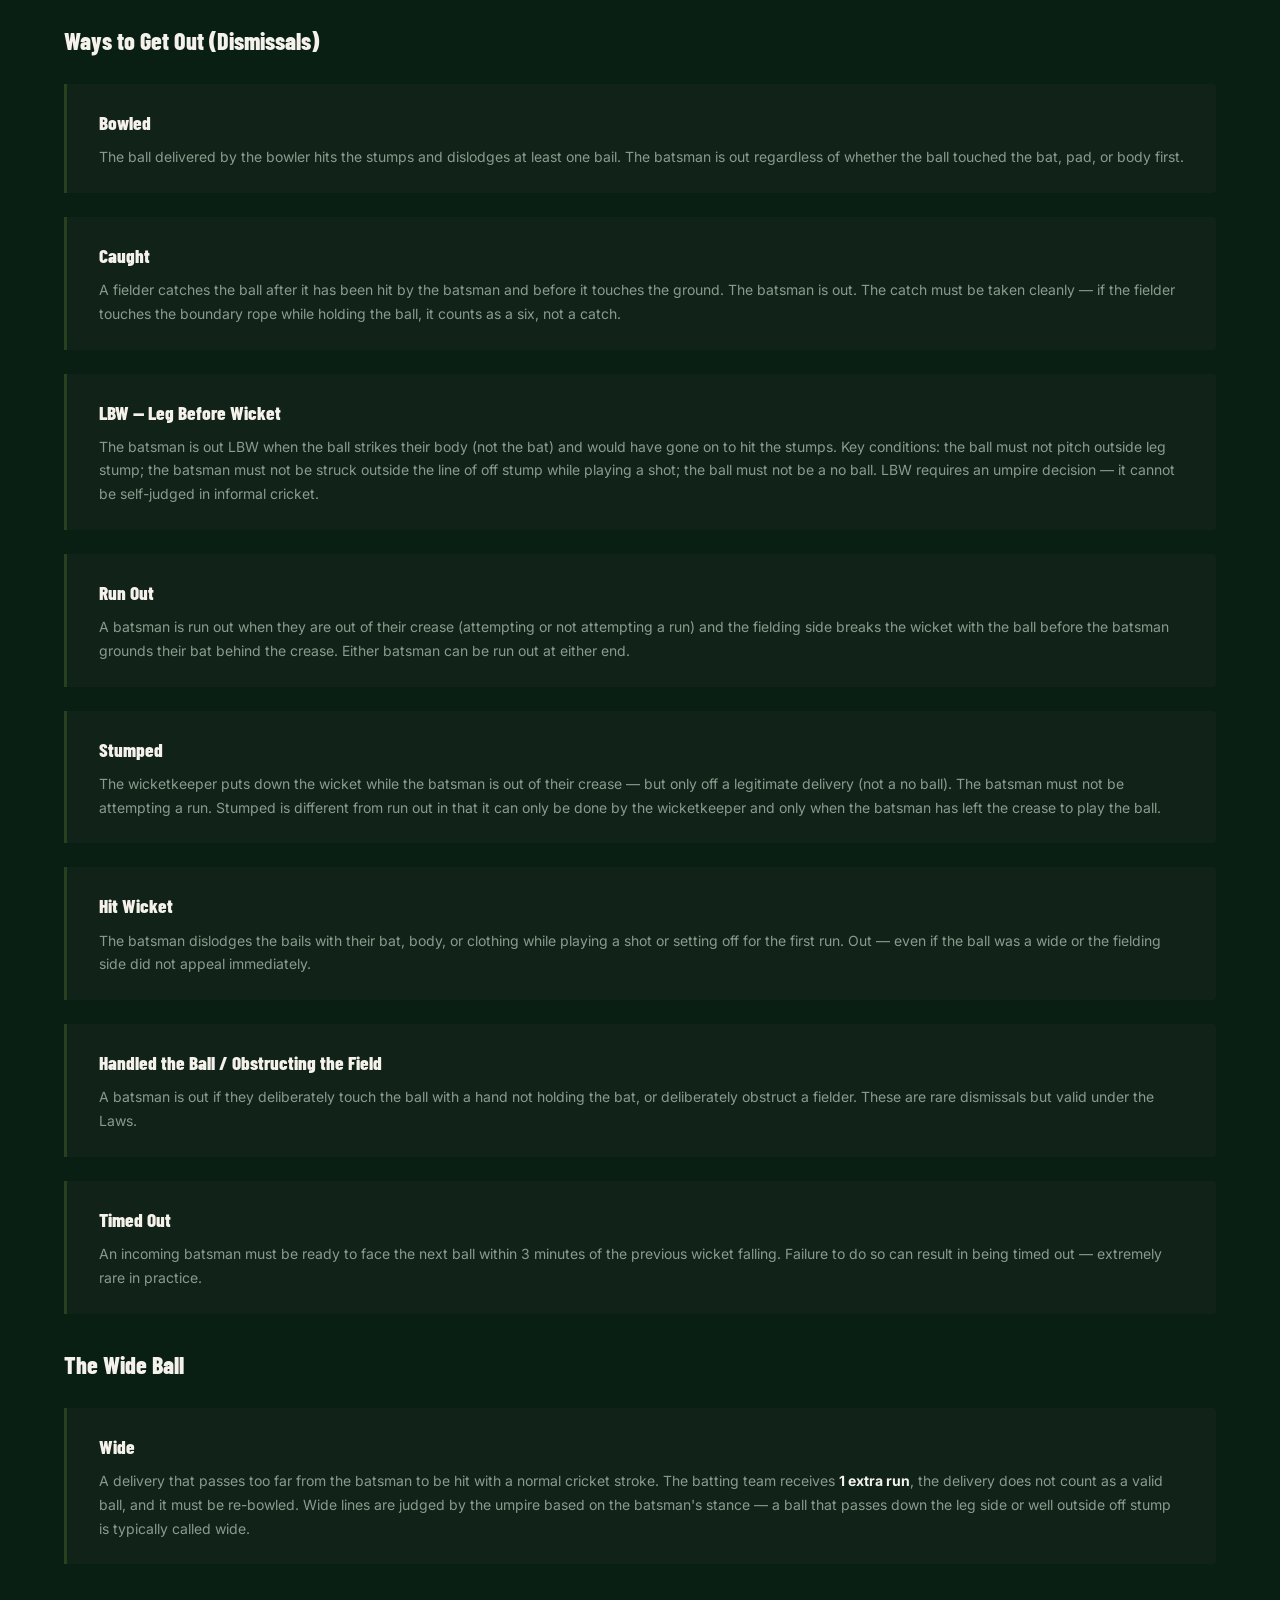
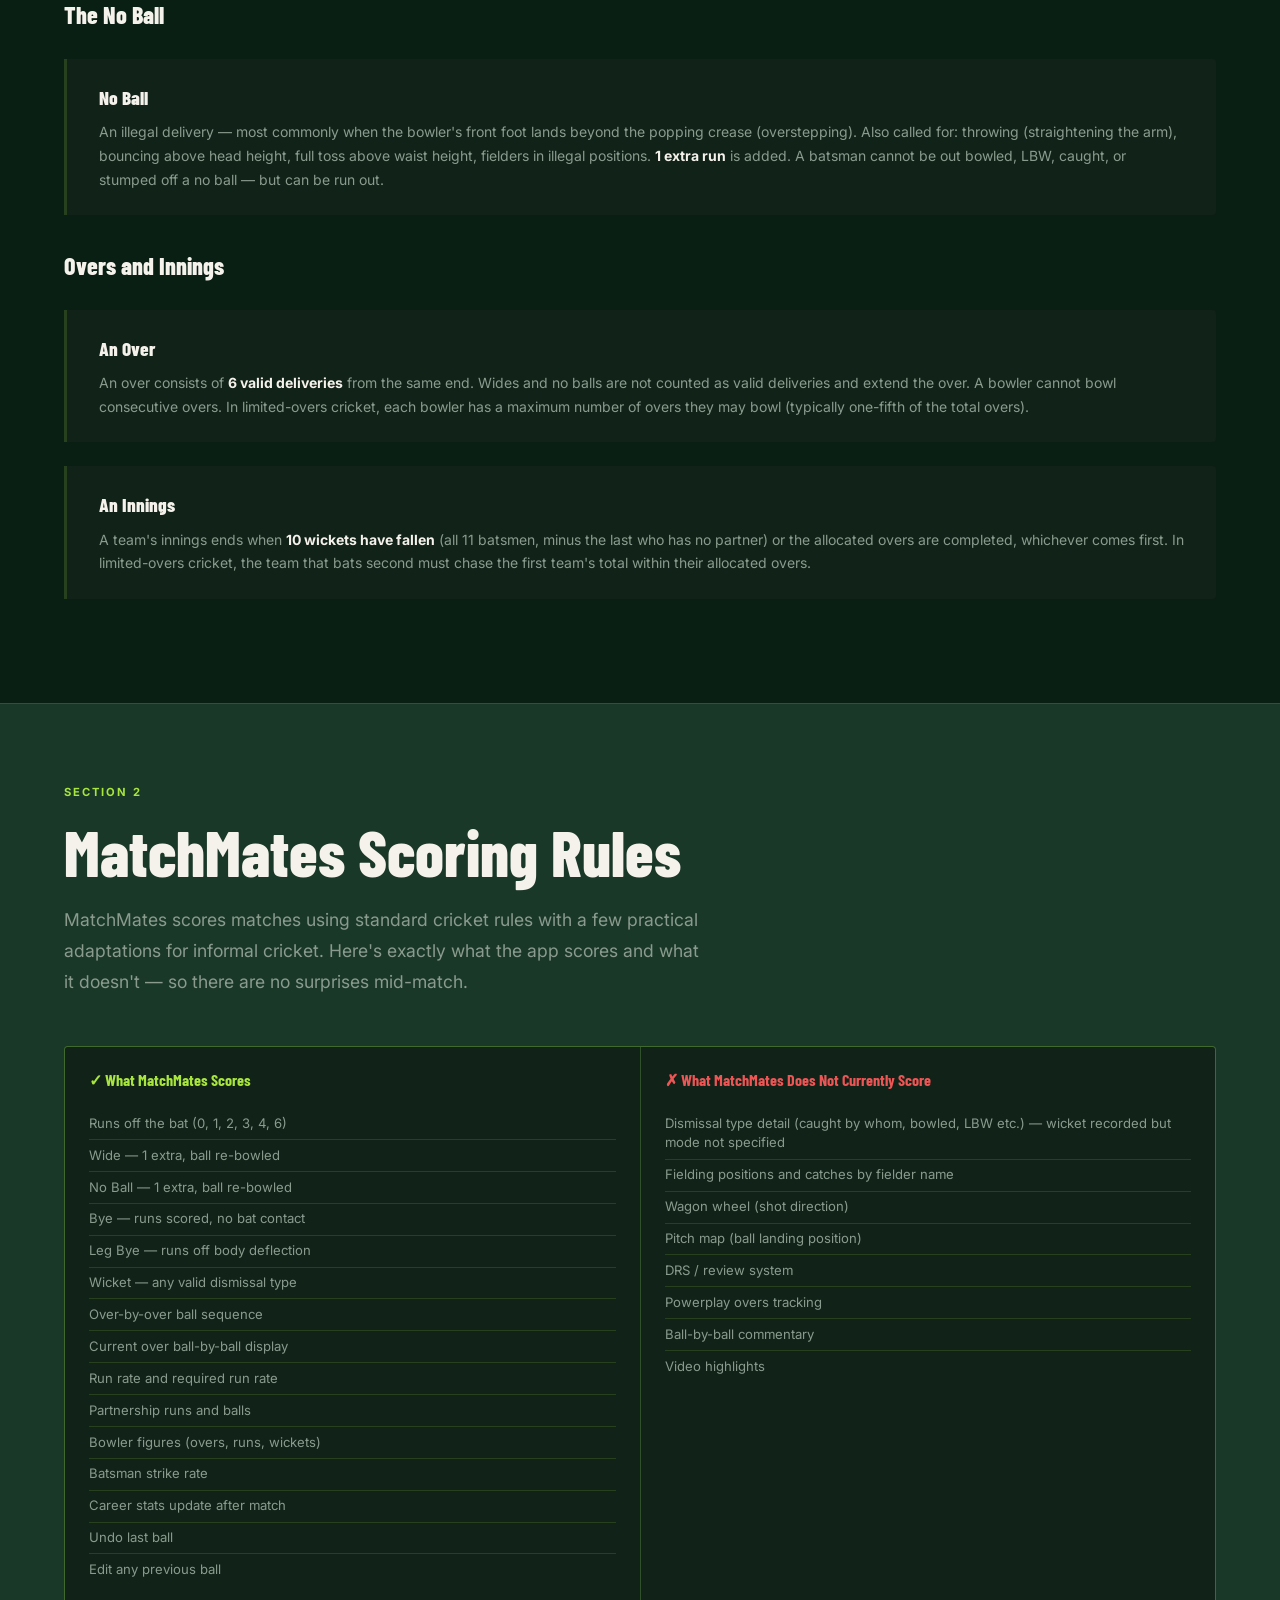
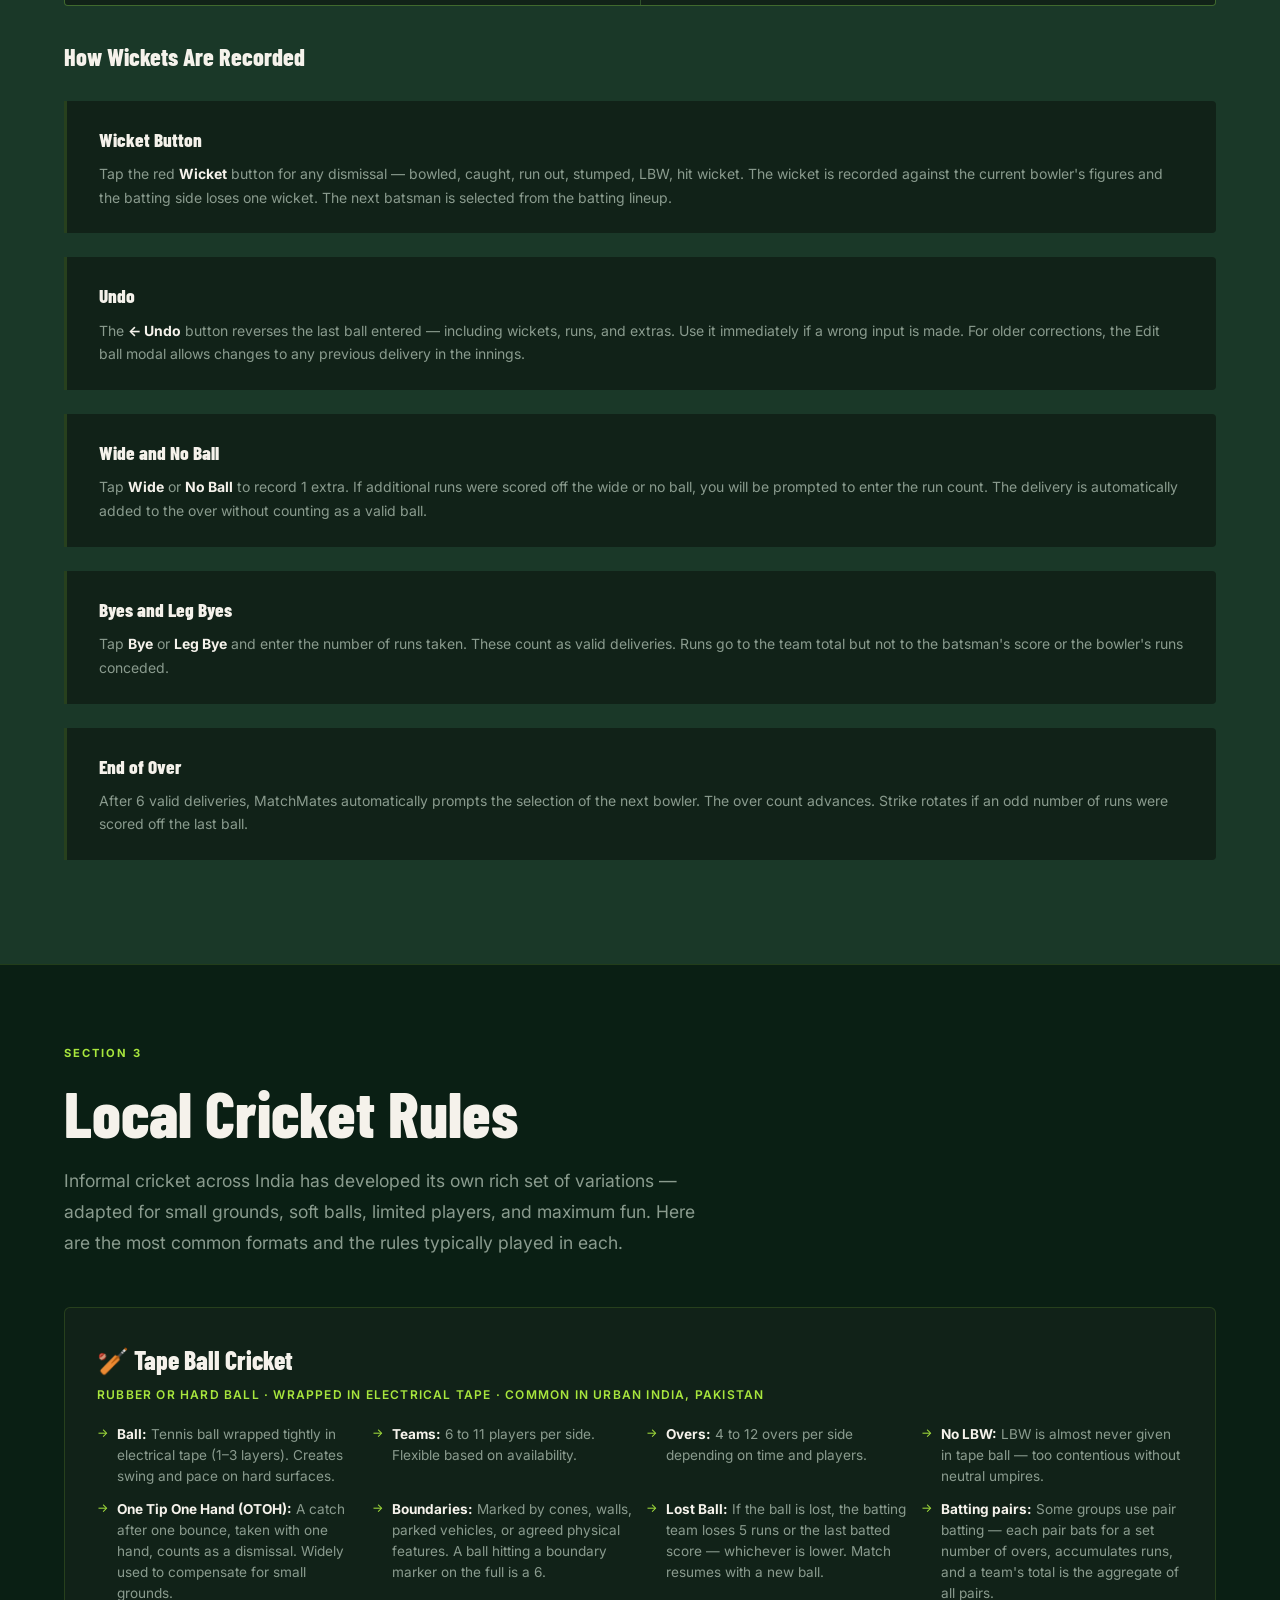
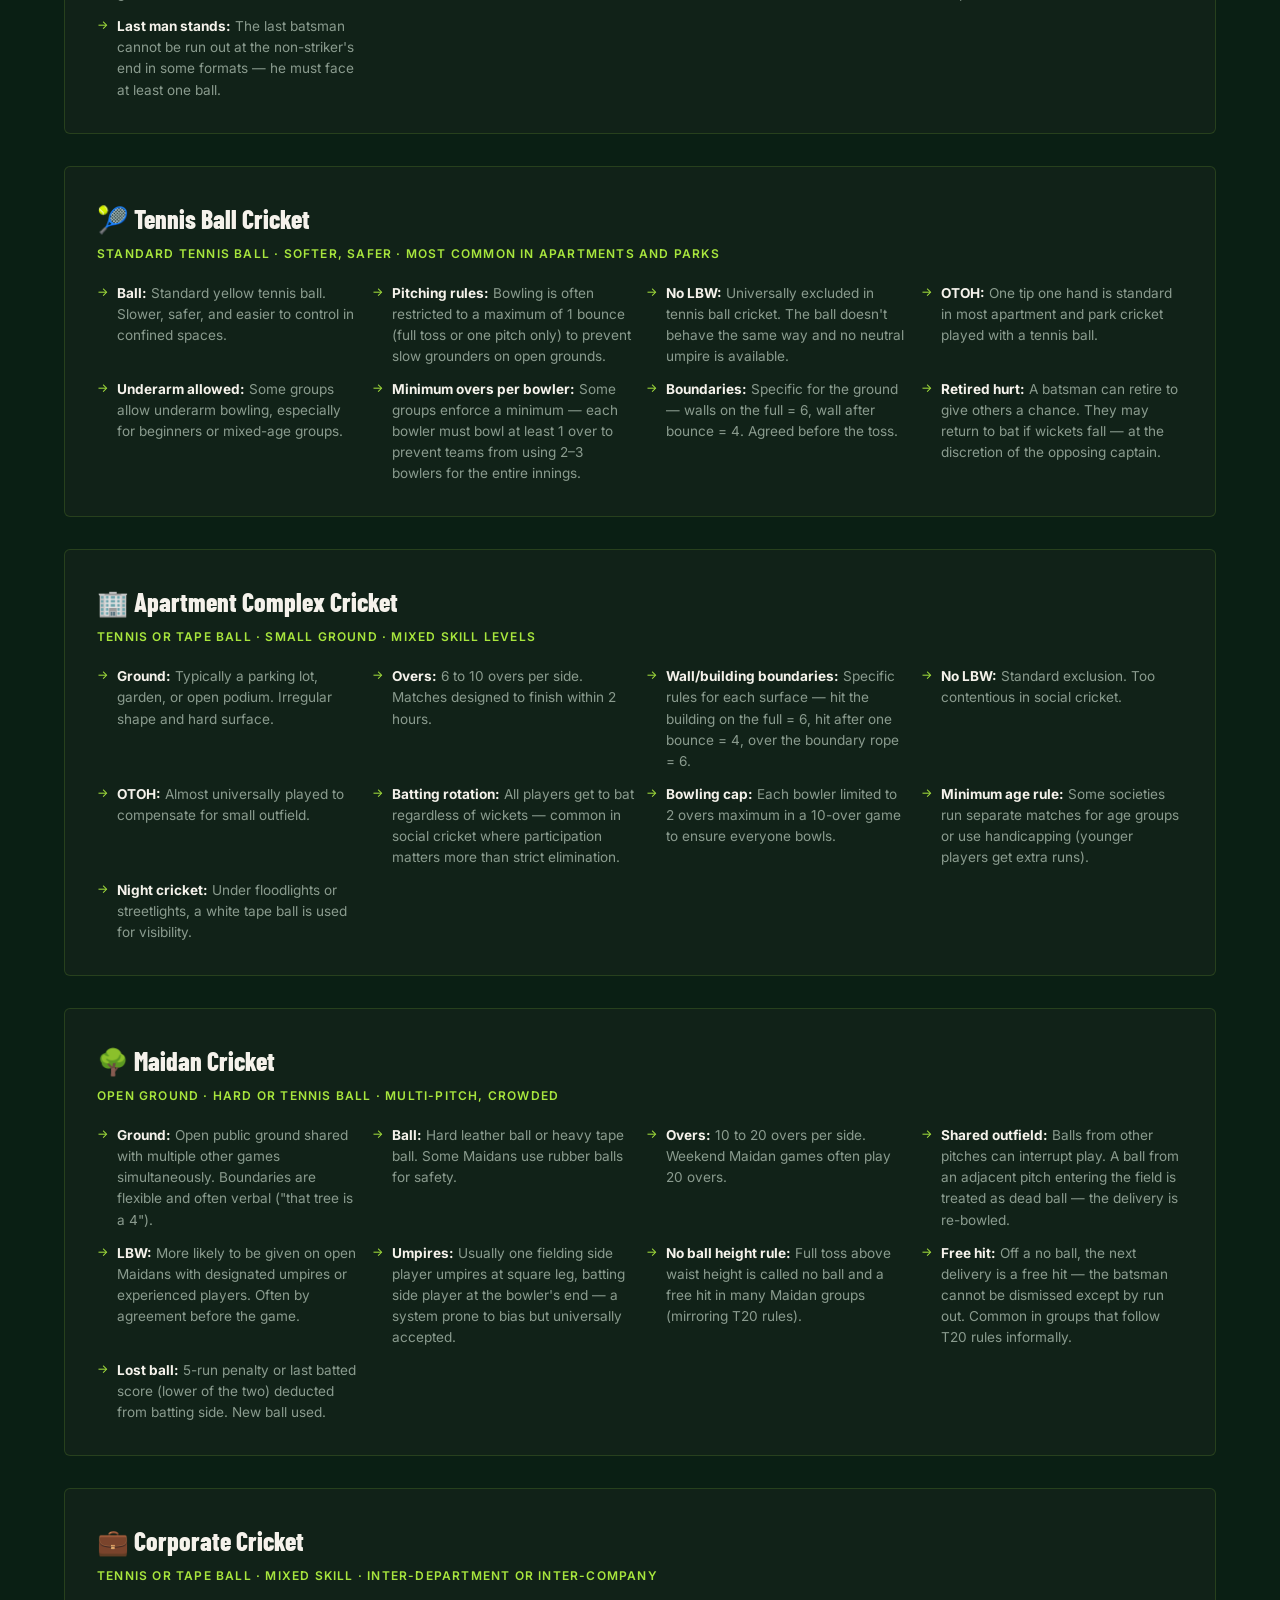
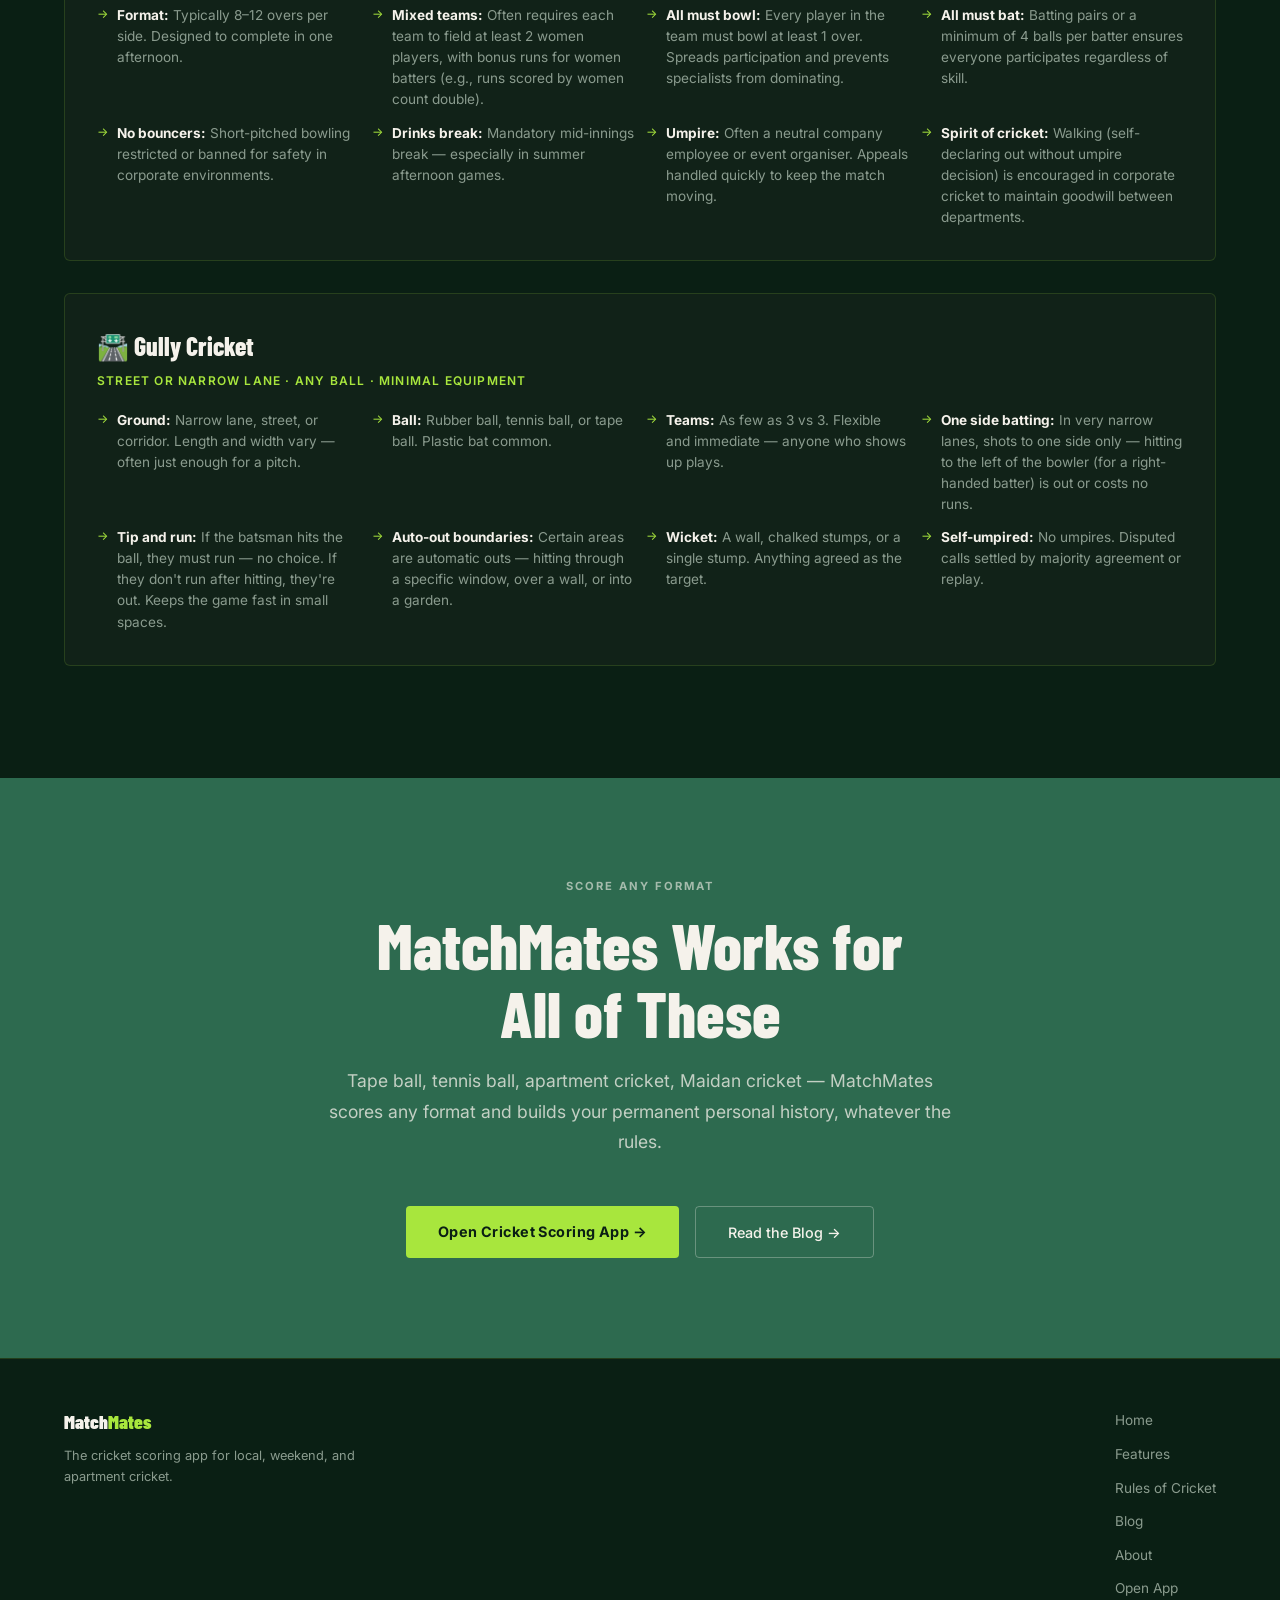
<file: rules.html>
<!DOCTYPE html>
<html lang="en">
<head>
  <meta charset="UTF-8">
  <meta name="viewport" content="width=device-width, initial-scale=1.0">
  <title>Rules of Cricket — Basic Laws, MatchMates Scoring & Local Cricket Rules</title>
  <meta name="description" content="A complete guide to cricket rules — the basic Laws of Cricket, how MatchMates scores matches, and the informal rules played in apartment, Maidan, tape ball, and tennis ball cricket across India.">
  <meta name="keywords" content="rules of cricket, basic laws of cricket, cricket scoring rules, local cricket rules India, tape ball cricket rules, tennis ball cricket rules, apartment cricket rules, Maidan cricket rules, MatchMates scoring rules">
  <link rel="canonical" href="https://nf2180.github.io/matchmates-web/rules.html">
  <link rel="stylesheet" href="css/style.css">
  <script async src="https://www.googletagmanager.com/gtag/js?id=G-YB123FQ53Y"></script>
  <script>
    window.dataLayer = window.dataLayer || [];
    function gtag(){dataLayer.push(arguments);}
    gtag("js", new Date());
    gtag("config", "G-YB123FQ53Y");
  </script>
  <script type="application/ld+json">
  {
    "@context": "https://schema.org",
    "@type": "Article",
    "headline": "Rules of Cricket — Basic Laws, MatchMates Scoring & Local Cricket Rules",
    "description": "A complete guide to cricket rules covering the basic Laws of Cricket, MatchMates-specific scoring rules, and the informal rules played in apartment, Maidan, tape ball, and tennis ball cricket across India.",
    "author": {"@type": "Organization", "name": "MatchMates"},
    "publisher": {"@type": "Organization", "name": "MatchMates"}
  }
  </script>
  <script type="application/ld+json">
  {
    "@context": "https://schema.org",
    "@type": "FAQPage",
    "mainEntity": [
      {
        "@type": "Question",
        "name": "What is a wide ball in cricket?",
        "acceptedAnswer": {"@type": "Answer", "text": "A wide is a delivery that passes too far from the batsman to be hit with a normal cricket stroke. The batting team receives 1 extra run, and the delivery is not counted as a valid ball — it must be bowled again."}
      },
      {
        "@type": "Question",
        "name": "What is a no ball in cricket?",
        "acceptedAnswer": {"@type": "Answer", "text": "A no ball is an illegal delivery — most commonly when the bowler's front foot lands beyond the popping crease. The batting team receives 1 extra run. The delivery does not count and must be re-bowled. A batsman cannot be bowled, LBW, caught, or stumped off a no ball."}
      },
      {
        "@type": "Question",
        "name": "What are the rules of tape ball cricket?",
        "acceptedAnswer": {"@type": "Answer", "text": "Tape ball cricket uses a tennis ball wrapped in electrical tape to create swing. Common rules include: no LBW, one or two pitches allowed, boundaries marked by cones or walls, limited overs (typically 4–10 per side), and fielding restrictions in small grounds. Teams are usually 6–11 players."}
      },
      {
        "@type": "Question",
        "name": "What is one tip one hand in local cricket?",
        "acceptedAnswer": {"@type": "Answer", "text": "One tip one hand (OTOH) is a fielding rule used in informal cricket where a batsman is out if a fielder catches the ball after it bounces once, using only one hand. It is commonly used in small grounds or indoor cricket to compensate for limited fielding space."}
      }
    ]
  }
  </script>
  <style>
    .rules-nav {
      display: flex;
      gap: 1rem;
      flex-wrap: wrap;
      margin-top: 2rem;
    }

    .rules-nav a {
      border: 1px solid var(--border);
      color: var(--slate);
      font-size: 0.8rem;
      font-weight: 600;
      letter-spacing: 0.05em;
      padding: 0.4rem 1rem;
      border-radius: 3px;
      text-decoration: none;
      transition: all 0.2s;
    }

    .rules-nav a:hover { border-color: var(--lime); color: var(--lime); }

    .rules-section {
      padding: 80px 5vw;
      border-top: 1px solid var(--border);
    }

    .rules-section:first-of-type { border-top: none; }

    .rules-section.alt { background: var(--forest); }

    .rule-block {
      background: var(--card-bg);
      border-left: 3px solid var(--border);
      padding: 1.5rem 2rem;
      margin: 1.5rem 0;
      border-radius: 0 4px 4px 0;
      transition: border-color 0.2s;
    }

    .rule-block:hover { border-left-color: var(--lime); }

    .rule-name {
      font-family: 'Barlow Condensed', sans-serif;
      font-size: 1.2rem;
      font-weight: 800;
      color: var(--white);
      margin-bottom: 0.4rem;
    }

    .rule-desc {
      font-size: 0.875rem;
      color: var(--slate);
      line-height: 1.7;
    }

    .rule-desc strong { color: var(--white); }

    .game-card {
      background: var(--card-bg);
      border: 1px solid var(--border);
      border-radius: 6px;
      padding: 2rem;
      margin: 2rem 0;
    }

    .game-card-title {
      font-family: 'Barlow Condensed', sans-serif;
      font-size: 1.6rem;
      font-weight: 800;
      margin-bottom: 0.25rem;
    }

    .game-card-sub {
      font-size: 0.75rem;
      font-weight: 600;
      letter-spacing: 0.1em;
      text-transform: uppercase;
      color: var(--lime);
      margin-bottom: 1.25rem;
    }

    .game-rules-list {
      list-style: none;
      display: grid;
      grid-template-columns: repeat(auto-fill, minmax(260px, 1fr));
      gap: 0.75rem;
    }

    .game-rules-list li {
      font-size: 0.85rem;
      color: var(--slate);
      padding-left: 1.25rem;
      position: relative;
      line-height: 1.55;
    }

    .game-rules-list li::before {
      content: '→';
      position: absolute; left: 0;
      color: var(--lime);
      font-size: 0.75rem;
    }

    .game-rules-list li strong { color: var(--white); }

    .mm-rule {
      display: grid;
      grid-template-columns: 1fr 1fr;
      gap: 1px;
      background: var(--border);
      border: 1px solid var(--border);
      border-radius: 4px;
      overflow: hidden;
      margin: 1.5rem 0;
    }

    .mm-col { background: var(--card-bg); padding: 1.25rem 1.5rem; }

    .mm-col-head {
      font-family: 'Barlow Condensed', sans-serif;
      font-size: 1rem;
      font-weight: 700;
      margin-bottom: 1rem;
    }

    .mm-col-head.yes { color: var(--lime); }
    .mm-col-head.no { color: #e55; }

    .mm-col ul { list-style: none; }

    .mm-col ul li {
      font-size: 0.82rem;
      color: var(--slate);
      padding: 0.35rem 0;
      border-bottom: 1px solid var(--border);
      line-height: 1.5;
    }

    .mm-col ul li:last-child { border-bottom: none; }

    @media(max-width: 600px) {
      .mm-rule { grid-template-columns: 1fr; }
    }
  </style>
</head>
<body>

<nav>
  <a href="index.html" class="nav-logo">Match<span>Mates</span></a>
  <ul class="nav-links">
    <li><a href="features.html">Features</a></li>
    <li><a href="rules.html">Rules</a></li>
    <li><a href="blog.html">Blog</a></li>
    <li><a href="about.html">About</a></li>
    <li><a href="https://nf2180.github.io/matchmates" class="nav-cta" target="_blank">Open App →</a></li>
  </ul>
</nav>

<header class="inner-hero">
  <div class="pitch-grid"></div>
  <p class="page-eyebrow">Cricket Rules Reference</p>
  <h1 class="page-title">Rules of Cricket</h1>
  <p class="page-intro">Three sections — the basic Laws of Cricket everyone should know, how MatchMates scores matches, and the informal rules played in apartment, Maidan, tape ball, and tennis ball cricket across India.</p>

  <div class="rules-nav">
    <a href="#basic-laws">Basic Laws of Cricket</a>
    <a href="#matchmates-rules">MatchMates Scoring Rules</a>
    <a href="#local-rules">Local Cricket Rules</a>
  </div>
</header>

<!-- ══════════════════════════════════════════════
     SECTION 1 — BASIC LAWS OF CRICKET
══════════════════════════════════════════════ -->
<section class="rules-section" id="basic-laws">
  <p class="section-eyebrow">Section 1</p>
  <h2 class="section-title">Basic Laws of Cricket</h2>
  <p class="section-lead">Cricket is governed by 42 Laws maintained by the Marylebone Cricket Club (MCC). These are the fundamentals every player should know — from how runs are scored to how a batsman is dismissed.</p>

  <h3 style="font-family:'Barlow Condensed',sans-serif;font-size:1.5rem;font-weight:800;margin:2rem 0 1rem">The Objective</h3>
  <p style="color:var(--slate);line-height:1.8;margin-bottom:2rem">Cricket is played between two teams of 11 players each. One team bats, attempting to score as many runs as possible. The other team fields and bowls, attempting to dismiss the batting side. The team that scores the most runs wins.</p>

  <h3 style="font-family:'Barlow Condensed',sans-serif;font-size:1.5rem;font-weight:800;margin:2rem 0 1rem">Scoring Runs</h3>

  <div class="rule-block">
    <p class="rule-name">Batting Runs</p>
    <p class="rule-desc">The striker hits the ball and both batsmen run between the wickets. Each completed run (both batsmen crossing and reaching the opposite crease) scores 1 run.</p>
  </div>

  <div class="rule-block">
    <p class="rule-name">Boundaries — 4 Runs</p>
    <p class="rule-desc">If the ball reaches or crosses the boundary rope after touching the ground, the batting team scores <strong>4 runs</strong> automatically. The batsmen do not need to run.</p>
  </div>

  <div class="rule-block">
    <p class="rule-name">Boundaries — 6 Runs</p>
    <p class="rule-desc">If the ball clears the boundary rope without touching the ground (a six), the batting team scores <strong>6 runs</strong> automatically.</p>
  </div>

  <div class="rule-block">
    <p class="rule-name">Extras</p>
    <p class="rule-desc">Runs scored without the bat: <strong>Wides</strong> (1 run + reball), <strong>No Balls</strong> (1 run + reball), <strong>Byes</strong> (runs scored without bat contact, ball not called wide), <strong>Leg Byes</strong> (ball deflects off the batsman's body, not the bat). Wides and No Balls are charged to the bowler. Byes and Leg Byes go to the team total but not the bowler's figures.</p>
  </div>

  <h3 style="font-family:'Barlow Condensed',sans-serif;font-size:1.5rem;font-weight:800;margin:2rem 0 1rem">Ways to Get Out (Dismissals)</h3>

  <div class="rule-block">
    <p class="rule-name">Bowled</p>
    <p class="rule-desc">The ball delivered by the bowler hits the stumps and dislodges at least one bail. The batsman is out regardless of whether the ball touched the bat, pad, or body first.</p>
  </div>

  <div class="rule-block">
    <p class="rule-name">Caught</p>
    <p class="rule-desc">A fielder catches the ball after it has been hit by the batsman and before it touches the ground. The batsman is out. The catch must be taken cleanly — if the fielder touches the boundary rope while holding the ball, it counts as a six, not a catch.</p>
  </div>

  <div class="rule-block">
    <p class="rule-name">LBW — Leg Before Wicket</p>
    <p class="rule-desc">The batsman is out LBW when the ball strikes their body (not the bat) and would have gone on to hit the stumps. Key conditions: the ball must not pitch outside leg stump; the batsman must not be struck outside the line of off stump while playing a shot; the ball must not be a no ball. LBW requires an umpire decision — it cannot be self-judged in informal cricket.</p>
  </div>

  <div class="rule-block">
    <p class="rule-name">Run Out</p>
    <p class="rule-desc">A batsman is run out when they are out of their crease (attempting or not attempting a run) and the fielding side breaks the wicket with the ball before the batsman grounds their bat behind the crease. Either batsman can be run out at either end.</p>
  </div>

  <div class="rule-block">
    <p class="rule-name">Stumped</p>
    <p class="rule-desc">The wicketkeeper puts down the wicket while the batsman is out of their crease — but only off a legitimate delivery (not a no ball). The batsman must not be attempting a run. Stumped is different from run out in that it can only be done by the wicketkeeper and only when the batsman has left the crease to play the ball.</p>
  </div>

  <div class="rule-block">
    <p class="rule-name">Hit Wicket</p>
    <p class="rule-desc">The batsman dislodges the bails with their bat, body, or clothing while playing a shot or setting off for the first run. Out — even if the ball was a wide or the fielding side did not appeal immediately.</p>
  </div>

  <div class="rule-block">
    <p class="rule-name">Handled the Ball / Obstructing the Field</p>
    <p class="rule-desc">A batsman is out if they deliberately touch the ball with a hand not holding the bat, or deliberately obstruct a fielder. These are rare dismissals but valid under the Laws.</p>
  </div>

  <div class="rule-block">
    <p class="rule-name">Timed Out</p>
    <p class="rule-desc">An incoming batsman must be ready to face the next ball within 3 minutes of the previous wicket falling. Failure to do so can result in being timed out — extremely rare in practice.</p>
  </div>

  <h3 style="font-family:'Barlow Condensed',sans-serif;font-size:1.5rem;font-weight:800;margin:2rem 0 1rem">The Wide Ball</h3>
  <div class="rule-block">
    <p class="rule-name">Wide</p>
    <p class="rule-desc">A delivery that passes too far from the batsman to be hit with a normal cricket stroke. The batting team receives <strong>1 extra run</strong>, the delivery does not count as a valid ball, and it must be re-bowled. Wide lines are judged by the umpire based on the batsman's stance — a ball that passes down the leg side or well outside off stump is typically called wide.</p>
  </div>

  <h3 style="font-family:'Barlow Condensed',sans-serif;font-size:1.5rem;font-weight:800;margin:2rem 0 1rem">The No Ball</h3>
  <div class="rule-block">
    <p class="rule-name">No Ball</p>
    <p class="rule-desc">An illegal delivery — most commonly when the bowler's front foot lands beyond the popping crease (overstepping). Also called for: throwing (straightening the arm), bouncing above head height, full toss above waist height, fielders in illegal positions. <strong>1 extra run</strong> is added. A batsman cannot be out bowled, LBW, caught, or stumped off a no ball — but can be run out.</p>
  </div>

  <h3 style="font-family:'Barlow Condensed',sans-serif;font-size:1.5rem;font-weight:800;margin:2rem 0 1rem">Overs and Innings</h3>
  <div class="rule-block">
    <p class="rule-name">An Over</p>
    <p class="rule-desc">An over consists of <strong>6 valid deliveries</strong> from the same end. Wides and no balls are not counted as valid deliveries and extend the over. A bowler cannot bowl consecutive overs. In limited-overs cricket, each bowler has a maximum number of overs they may bowl (typically one-fifth of the total overs).</p>
  </div>

  <div class="rule-block">
    <p class="rule-name">An Innings</p>
    <p class="rule-desc">A team's innings ends when <strong>10 wickets have fallen</strong> (all 11 batsmen, minus the last who has no partner) or the allocated overs are completed, whichever comes first. In limited-overs cricket, the team that bats second must chase the first team's total within their allocated overs.</p>
  </div>
</section>

<!-- ══════════════════════════════════════════════
     SECTION 2 — MATCHMATES SCORING RULES
══════════════════════════════════════════════ -->
<section class="rules-section alt" id="matchmates-rules">
  <p class="section-eyebrow">Section 2</p>
  <h2 class="section-title">MatchMates Scoring Rules</h2>
  <p class="section-lead">MatchMates scores matches using standard cricket rules with a few practical adaptations for informal cricket. Here's exactly what the app scores and what it doesn't — so there are no surprises mid-match.</p>

  <div class="mm-rule">
    <div class="mm-col">
      <p class="mm-col-head yes">✓ What MatchMates Scores</p>
      <ul>
        <li>Runs off the bat (0, 1, 2, 3, 4, 6)</li>
        <li>Wide — 1 extra, ball re-bowled</li>
        <li>No Ball — 1 extra, ball re-bowled</li>
        <li>Bye — runs scored, no bat contact</li>
        <li>Leg Bye — runs off body deflection</li>
        <li>Wicket — any valid dismissal type</li>
        <li>Over-by-over ball sequence</li>
        <li>Current over ball-by-ball display</li>
        <li>Run rate and required run rate</li>
        <li>Partnership runs and balls</li>
        <li>Bowler figures (overs, runs, wickets)</li>
        <li>Batsman strike rate</li>
        <li>Career stats update after match</li>
        <li>Undo last ball</li>
        <li>Edit any previous ball</li>
      </ul>
    </div>
    <div class="mm-col">
      <p class="mm-col-head no">✗ What MatchMates Does Not Currently Score</p>
      <ul>
        <li>Dismissal type detail (caught by whom, bowled, LBW etc.) — wicket recorded but mode not specified</li>
        <li>Fielding positions and catches by fielder name</li>
        <li>Wagon wheel (shot direction)</li>
        <li>Pitch map (ball landing position)</li>
        <li>DRS / review system</li>
        <li>Powerplay overs tracking</li>
        <li>Ball-by-ball commentary</li>
        <li>Video highlights</li>
      </ul>
    </div>
  </div>

  <h3 style="font-family:'Barlow Condensed',sans-serif;font-size:1.5rem;font-weight:800;margin:2rem 0 1rem">How Wickets Are Recorded</h3>
  <div class="rule-block">
    <p class="rule-name">Wicket Button</p>
    <p class="rule-desc">Tap the red <strong>Wicket</strong> button for any dismissal — bowled, caught, run out, stumped, LBW, hit wicket. The wicket is recorded against the current bowler's figures and the batting side loses one wicket. The next batsman is selected from the batting lineup.</p>
  </div>

  <div class="rule-block">
    <p class="rule-name">Undo</p>
    <p class="rule-desc">The <strong>← Undo</strong> button reverses the last ball entered — including wickets, runs, and extras. Use it immediately if a wrong input is made. For older corrections, the Edit ball modal allows changes to any previous delivery in the innings.</p>
  </div>

  <div class="rule-block">
    <p class="rule-name">Wide and No Ball</p>
    <p class="rule-desc">Tap <strong>Wide</strong> or <strong>No Ball</strong> to record 1 extra. If additional runs were scored off the wide or no ball, you will be prompted to enter the run count. The delivery is automatically added to the over without counting as a valid ball.</p>
  </div>

  <div class="rule-block">
    <p class="rule-name">Byes and Leg Byes</p>
    <p class="rule-desc">Tap <strong>Bye</strong> or <strong>Leg Bye</strong> and enter the number of runs taken. These count as valid deliveries. Runs go to the team total but not to the batsman's score or the bowler's runs conceded.</p>
  </div>

  <div class="rule-block">
    <p class="rule-name">End of Over</p>
    <p class="rule-desc">After 6 valid deliveries, MatchMates automatically prompts the selection of the next bowler. The over count advances. Strike rotates if an odd number of runs were scored off the last ball.</p>
  </div>
</section>

<!-- ══════════════════════════════════════════════
     SECTION 3 — LOCAL CRICKET RULES
══════════════════════════════════════════════ -->
<section class="rules-section" id="local-rules">
  <p class="section-eyebrow">Section 3</p>
  <h2 class="section-title">Local Cricket Rules</h2>
  <p class="section-lead">Informal cricket across India has developed its own rich set of variations — adapted for small grounds, soft balls, limited players, and maximum fun. Here are the most common formats and the rules typically played in each.</p>

  <!-- TAPE BALL -->
  <div class="game-card">
    <p class="game-card-title">🏏 Tape Ball Cricket</p>
    <p class="game-card-sub">Rubber or hard ball · Wrapped in electrical tape · Common in urban India, Pakistan</p>
    <ul class="game-rules-list">
      <li><strong>Ball:</strong> Tennis ball wrapped tightly in electrical tape (1–3 layers). Creates swing and pace on hard surfaces.</li>
      <li><strong>Teams:</strong> 6 to 11 players per side. Flexible based on availability.</li>
      <li><strong>Overs:</strong> 4 to 12 overs per side depending on time and players.</li>
      <li><strong>No LBW:</strong> LBW is almost never given in tape ball — too contentious without neutral umpires.</li>
      <li><strong>One Tip One Hand (OTOH):</strong> A catch after one bounce, taken with one hand, counts as a dismissal. Widely used to compensate for small grounds.</li>
      <li><strong>Boundaries:</strong> Marked by cones, walls, parked vehicles, or agreed physical features. A ball hitting a boundary marker on the full is a 6.</li>
      <li><strong>Lost Ball:</strong> If the ball is lost, the batting team loses 5 runs or the last batted score — whichever is lower. Match resumes with a new ball.</li>
      <li><strong>Batting pairs:</strong> Some groups use pair batting — each pair bats for a set number of overs, accumulates runs, and a team's total is the aggregate of all pairs.</li>
      <li><strong>Last man stands:</strong> The last batsman cannot be run out at the non-striker's end in some formats — he must face at least one ball.</li>
    </ul>
  </div>

  <!-- TENNIS BALL -->
  <div class="game-card">
    <p class="game-card-title">🎾 Tennis Ball Cricket</p>
    <p class="game-card-sub">Standard tennis ball · Softer, safer · Most common in apartments and parks</p>
    <ul class="game-rules-list">
      <li><strong>Ball:</strong> Standard yellow tennis ball. Slower, safer, and easier to control in confined spaces.</li>
      <li><strong>Pitching rules:</strong> Bowling is often restricted to a maximum of 1 bounce (full toss or one pitch only) to prevent slow grounders on open grounds.</li>
      <li><strong>No LBW:</strong> Universally excluded in tennis ball cricket. The ball doesn't behave the same way and no neutral umpire is available.</li>
      <li><strong>OTOH:</strong> One tip one hand is standard in most apartment and park cricket played with a tennis ball.</li>
      <li><strong>Underarm allowed:</strong> Some groups allow underarm bowling, especially for beginners or mixed-age groups.</li>
      <li><strong>Minimum overs per bowler:</strong> Some groups enforce a minimum — each bowler must bowl at least 1 over to prevent teams from using 2–3 bowlers for the entire innings.</li>
      <li><strong>Boundaries:</strong> Specific for the ground — walls on the full = 6, wall after bounce = 4. Agreed before the toss.</li>
      <li><strong>Retired hurt:</strong> A batsman can retire to give others a chance. They may return to bat if wickets fall — at the discretion of the opposing captain.</li>
    </ul>
  </div>

  <!-- APARTMENT CRICKET -->
  <div class="game-card">
    <p class="game-card-title">🏢 Apartment Complex Cricket</p>
    <p class="game-card-sub">Tennis or tape ball · Small ground · Mixed skill levels</p>
    <ul class="game-rules-list">
      <li><strong>Ground:</strong> Typically a parking lot, garden, or open podium. Irregular shape and hard surface.</li>
      <li><strong>Overs:</strong> 6 to 10 overs per side. Matches designed to finish within 2 hours.</li>
      <li><strong>Wall/building boundaries:</strong> Specific rules for each surface — hit the building on the full = 6, hit after one bounce = 4, over the boundary rope = 6.</li>
      <li><strong>No LBW:</strong> Standard exclusion. Too contentious in social cricket.</li>
      <li><strong>OTOH:</strong> Almost universally played to compensate for small outfield.</li>
      <li><strong>Batting rotation:</strong> All players get to bat regardless of wickets — common in social cricket where participation matters more than strict elimination.</li>
      <li><strong>Bowling cap:</strong> Each bowler limited to 2 overs maximum in a 10-over game to ensure everyone bowls.</li>
      <li><strong>Minimum age rule:</strong> Some societies run separate matches for age groups or use handicapping (younger players get extra runs).</li>
      <li><strong>Night cricket:</strong> Under floodlights or streetlights, a white tape ball is used for visibility.</li>
    </ul>
  </div>

  <!-- MAIDAN CRICKET -->
  <div class="game-card">
    <p class="game-card-title">🌳 Maidan Cricket</p>
    <p class="game-card-sub">Open ground · Hard or tennis ball · Multi-pitch, crowded</p>
    <ul class="game-rules-list">
      <li><strong>Ground:</strong> Open public ground shared with multiple other games simultaneously. Boundaries are flexible and often verbal ("that tree is a 4").</li>
      <li><strong>Ball:</strong> Hard leather ball or heavy tape ball. Some Maidans use rubber balls for safety.</li>
      <li><strong>Overs:</strong> 10 to 20 overs per side. Weekend Maidan games often play 20 overs.</li>
      <li><strong>Shared outfield:</strong> Balls from other pitches can interrupt play. A ball from an adjacent pitch entering the field is treated as dead ball — the delivery is re-bowled.</li>
      <li><strong>LBW:</strong> More likely to be given on open Maidans with designated umpires or experienced players. Often by agreement before the game.</li>
      <li><strong>Umpires:</strong> Usually one fielding side player umpires at square leg, batting side player at the bowler's end — a system prone to bias but universally accepted.</li>
      <li><strong>No ball height rule:</strong> Full toss above waist height is called no ball and a free hit in many Maidan groups (mirroring T20 rules).</li>
      <li><strong>Free hit:</strong> Off a no ball, the next delivery is a free hit — the batsman cannot be dismissed except by run out. Common in groups that follow T20 rules informally.</li>
      <li><strong>Lost ball:</strong> 5-run penalty or last batted score (lower of the two) deducted from batting side. New ball used.</li>
    </ul>
  </div>

  <!-- CORPORATE CRICKET -->
  <div class="game-card">
    <p class="game-card-title">💼 Corporate Cricket</p>
    <p class="game-card-sub">Tennis or tape ball · Mixed skill · Inter-department or inter-company</p>
    <ul class="game-rules-list">
      <li><strong>Format:</strong> Typically 8–12 overs per side. Designed to complete in one afternoon.</li>
      <li><strong>Mixed teams:</strong> Often requires each team to field at least 2 women players, with bonus runs for women batters (e.g., runs scored by women count double).</li>
      <li><strong>All must bowl:</strong> Every player in the team must bowl at least 1 over. Spreads participation and prevents specialists from dominating.</li>
      <li><strong>All must bat:</strong> Batting pairs or a minimum of 4 balls per batter ensures everyone participates regardless of skill.</li>
      <li><strong>No bouncers:</strong> Short-pitched bowling restricted or banned for safety in corporate environments.</li>
      <li><strong>Drinks break:</strong> Mandatory mid-innings break — especially in summer afternoon games.</li>
      <li><strong>Umpire:</strong> Often a neutral company employee or event organiser. Appeals handled quickly to keep the match moving.</li>
      <li><strong>Spirit of cricket:</strong> Walking (self-declaring out without umpire decision) is encouraged in corporate cricket to maintain goodwill between departments.</li>
    </ul>
  </div>

  <!-- GULLY CRICKET -->
  <div class="game-card">
    <p class="game-card-title">🛣️ Gully Cricket</p>
    <p class="game-card-sub">Street or narrow lane · Any ball · Minimal equipment</p>
    <ul class="game-rules-list">
      <li><strong>Ground:</strong> Narrow lane, street, or corridor. Length and width vary — often just enough for a pitch.</li>
      <li><strong>Ball:</strong> Rubber ball, tennis ball, or tape ball. Plastic bat common.</li>
      <li><strong>Teams:</strong> As few as 3 vs 3. Flexible and immediate — anyone who shows up plays.</li>
      <li><strong>One side batting:</strong> In very narrow lanes, shots to one side only — hitting to the left of the bowler (for a right-handed batter) is out or costs no runs.</li>
      <li><strong>Tip and run:</strong> If the batsman hits the ball, they must run — no choice. If they don't run after hitting, they're out. Keeps the game fast in small spaces.</li>
      <li><strong>Auto-out boundaries:</strong> Certain areas are automatic outs — hitting through a specific window, over a wall, or into a garden.</li>
      <li><strong>Wicket:</strong> A wall, chalked stumps, or a single stump. Anything agreed as the target.</li>
      <li><strong>Self-umpired:</strong> No umpires. Disputed calls settled by majority agreement or replay.</li>
    </ul>
  </div>

</section>

<section class="cta-section">
  <p class="section-eyebrow" style="color:rgba(245,242,235,0.6)">Score Any Format</p>
  <h2 class="section-title">MatchMates Works for<br>All of These</h2>
  <p class="section-lead">Tape ball, tennis ball, apartment cricket, Maidan cricket — MatchMates scores any format and builds your permanent personal history, whatever the rules.</p>
  <div class="hero-actions" style="justify-content:center">
    <a href="https://nf2180.github.io/matchmates" class="btn-primary" target="_blank">Open Cricket Scoring App →</a>
    <a href="blog.html" class="btn-secondary" style="border-color:rgba(245,242,235,0.3);color:var(--white)">Read the Blog →</a>
  </div>
</section>

<footer>
  <div>
    <p class="footer-brand">Match<span>Mates</span></p>
    <p class="footer-desc">The cricket scoring app for local, weekend, and apartment cricket.</p>
  </div>
  <ul class="footer-links">
    <li><a href="index.html">Home</a></li>
    <li><a href="features.html">Features</a></li>
    <li><a href="rules.html">Rules of Cricket</a></li>
    <li><a href="blog.html">Blog</a></li>
    <li><a href="about.html">About</a></li>
    <li><a href="https://nf2180.github.io/matchmates" target="_blank">Open App</a></li>
  </ul>
</footer>

</body>
</html>
</file>
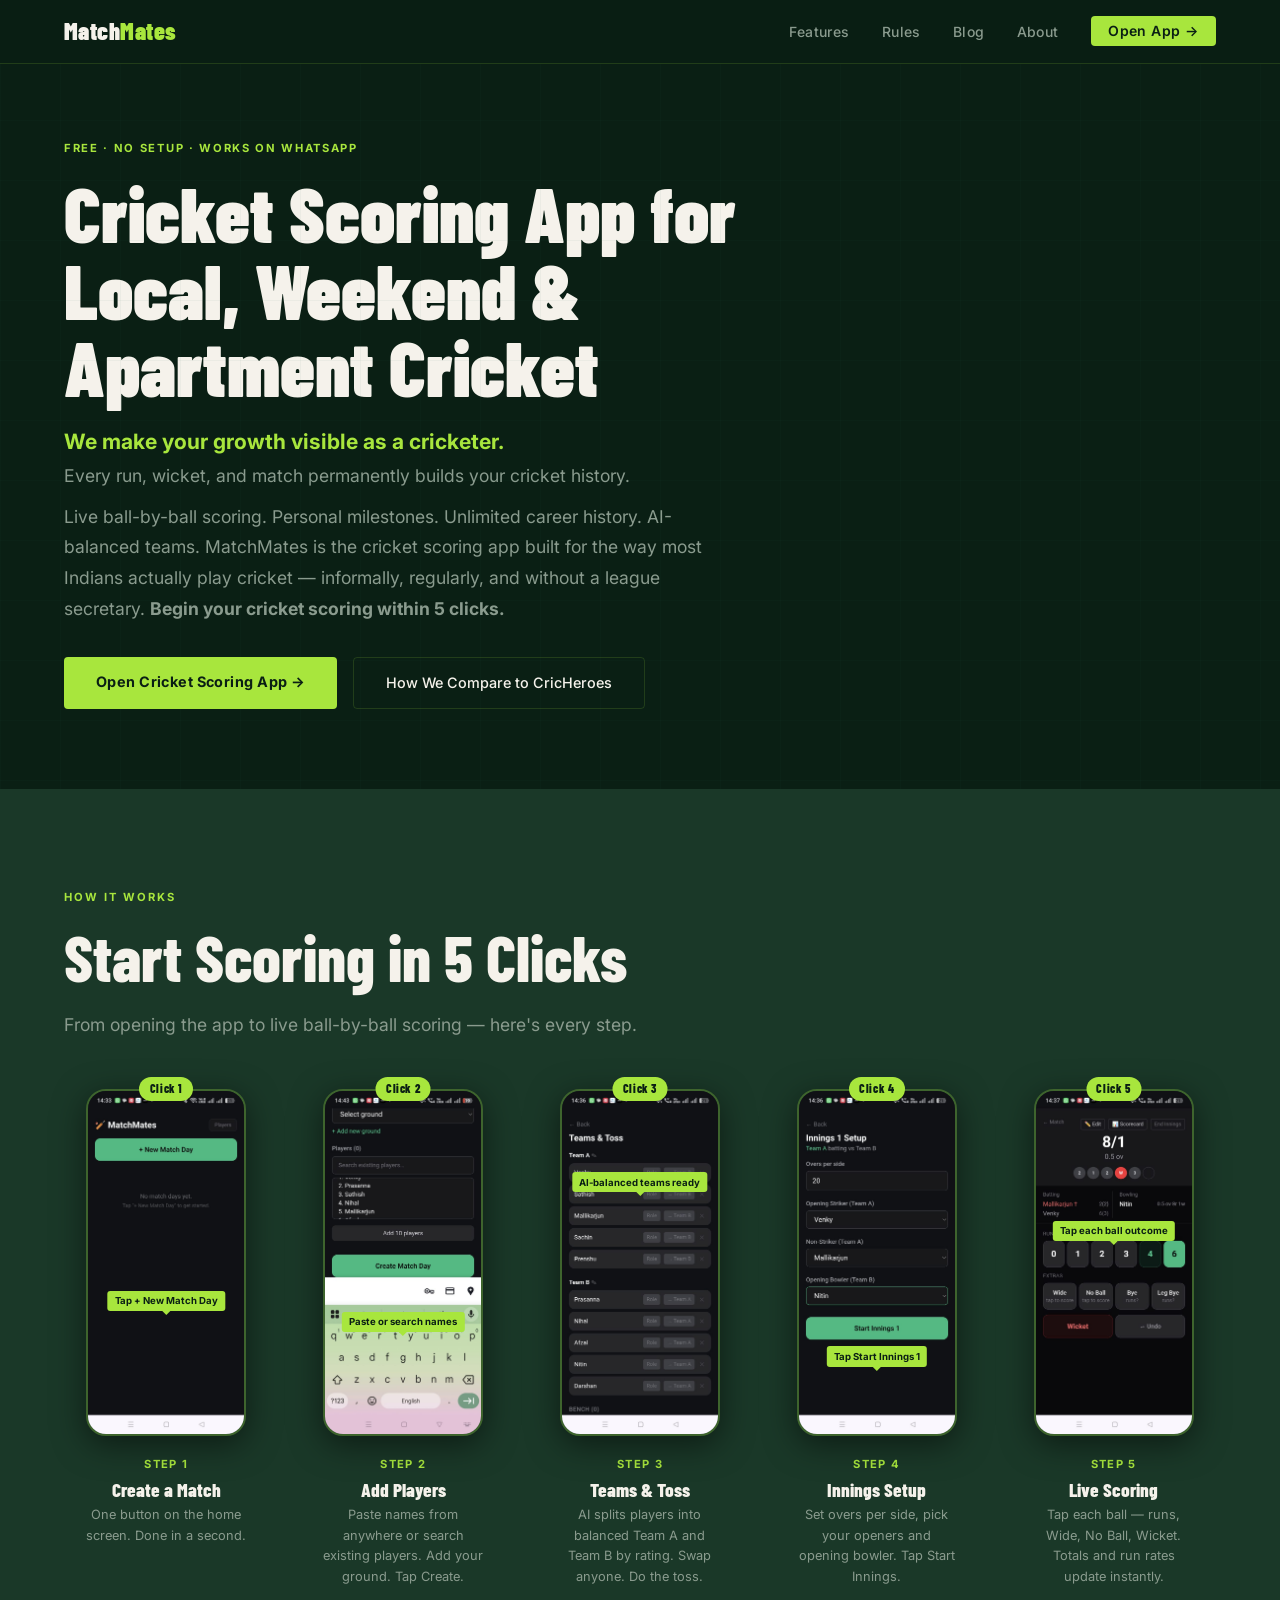
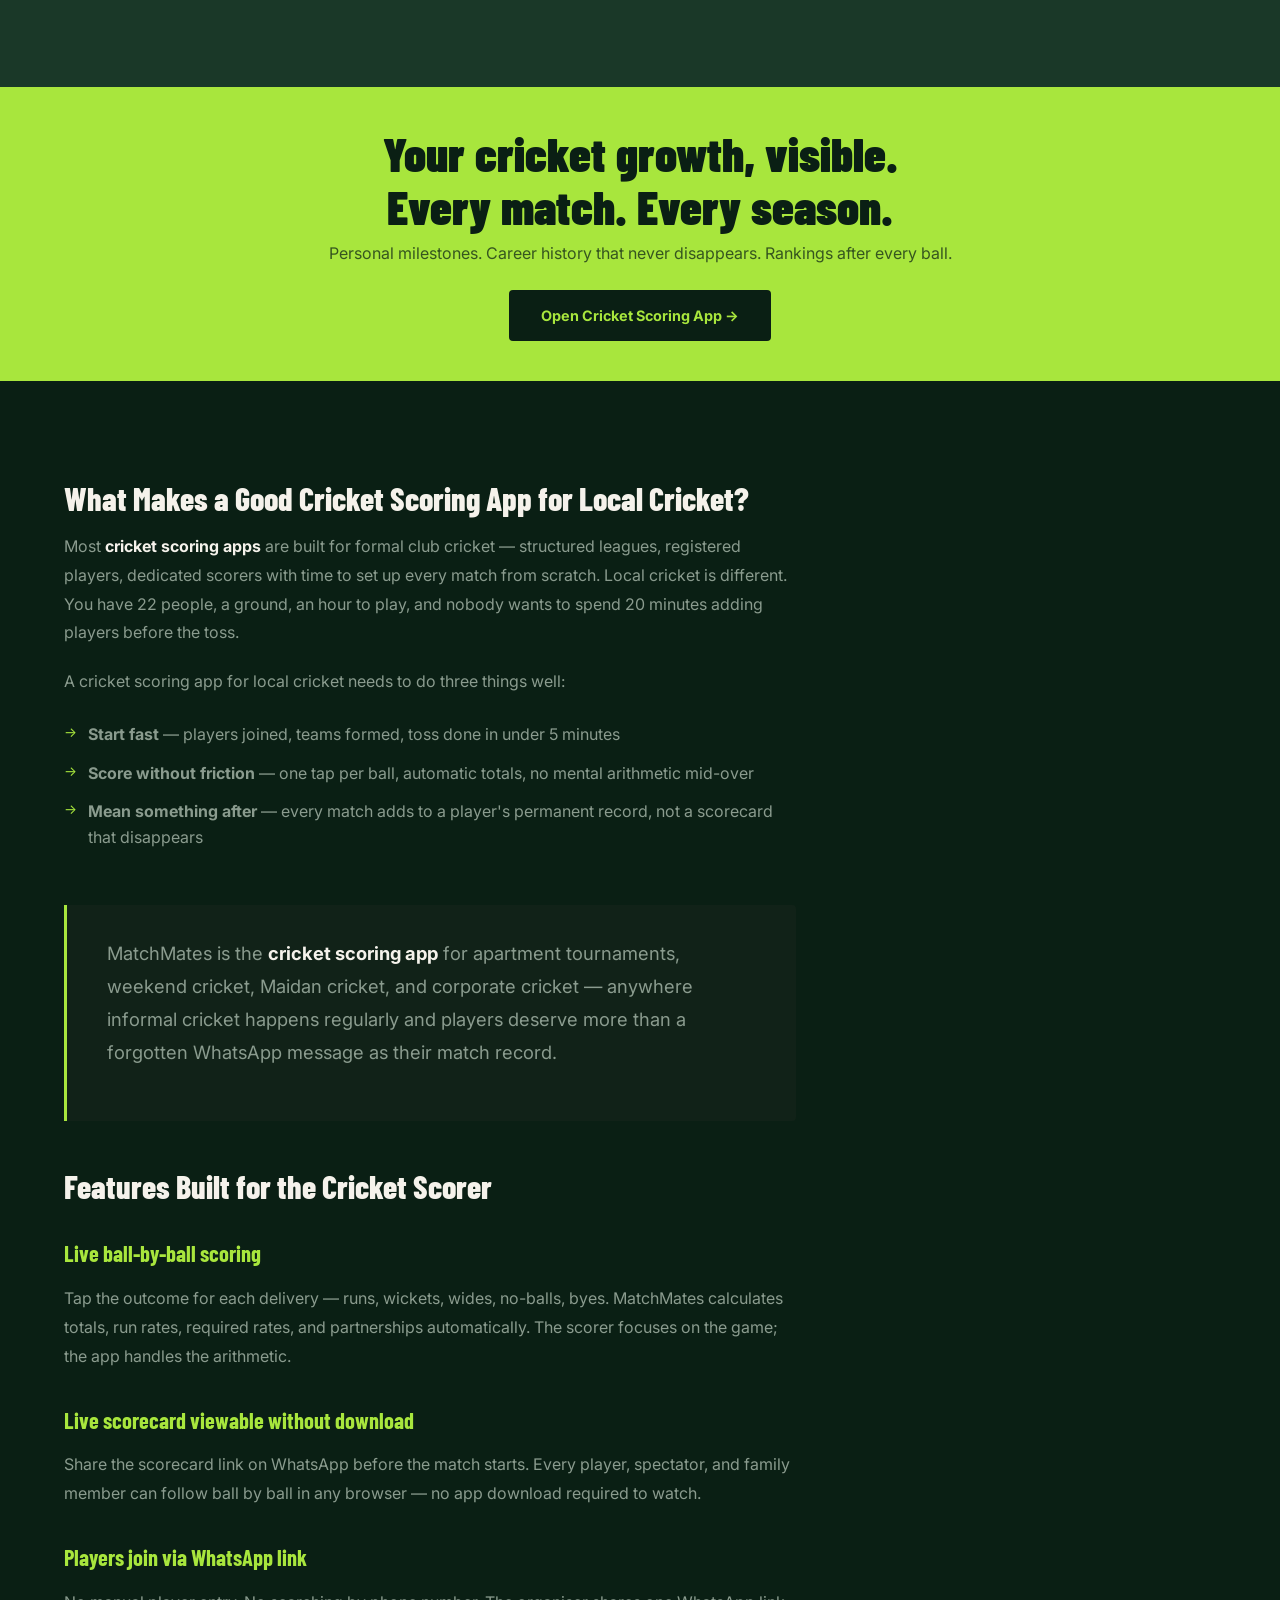
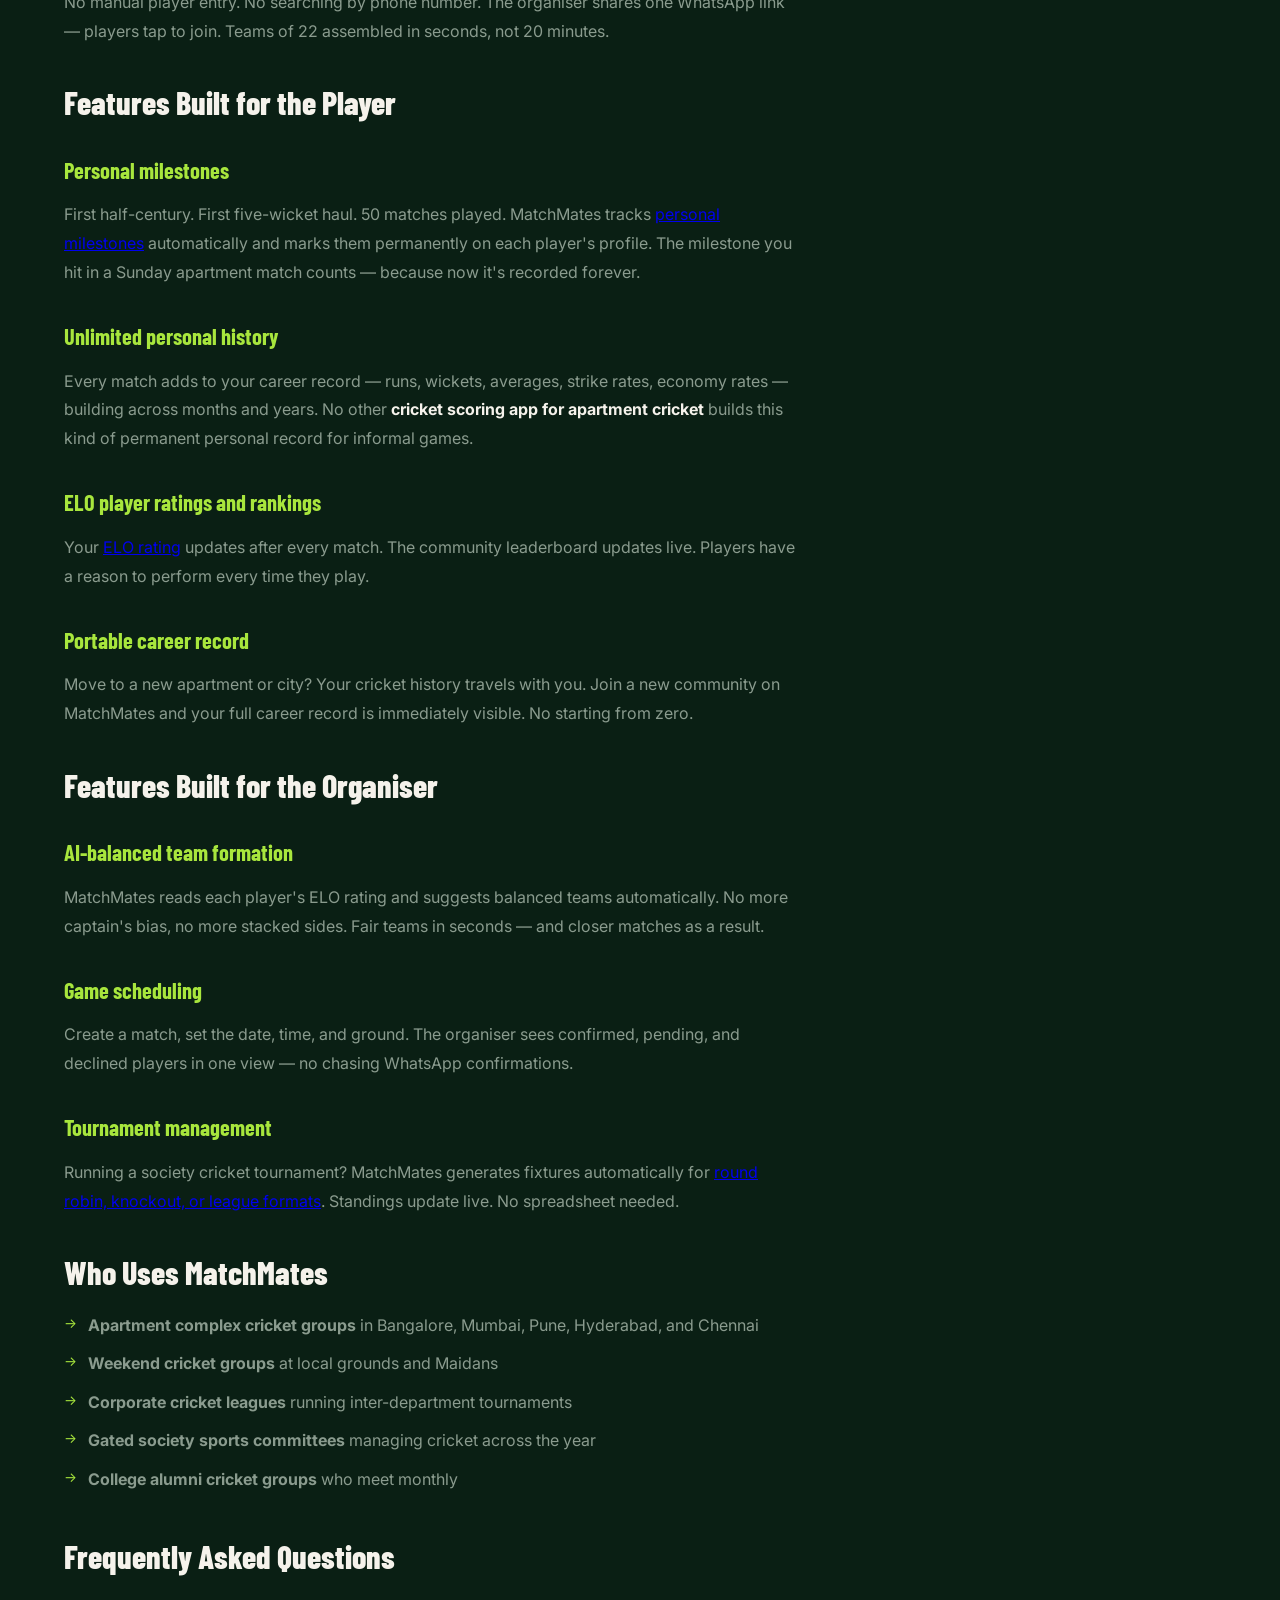
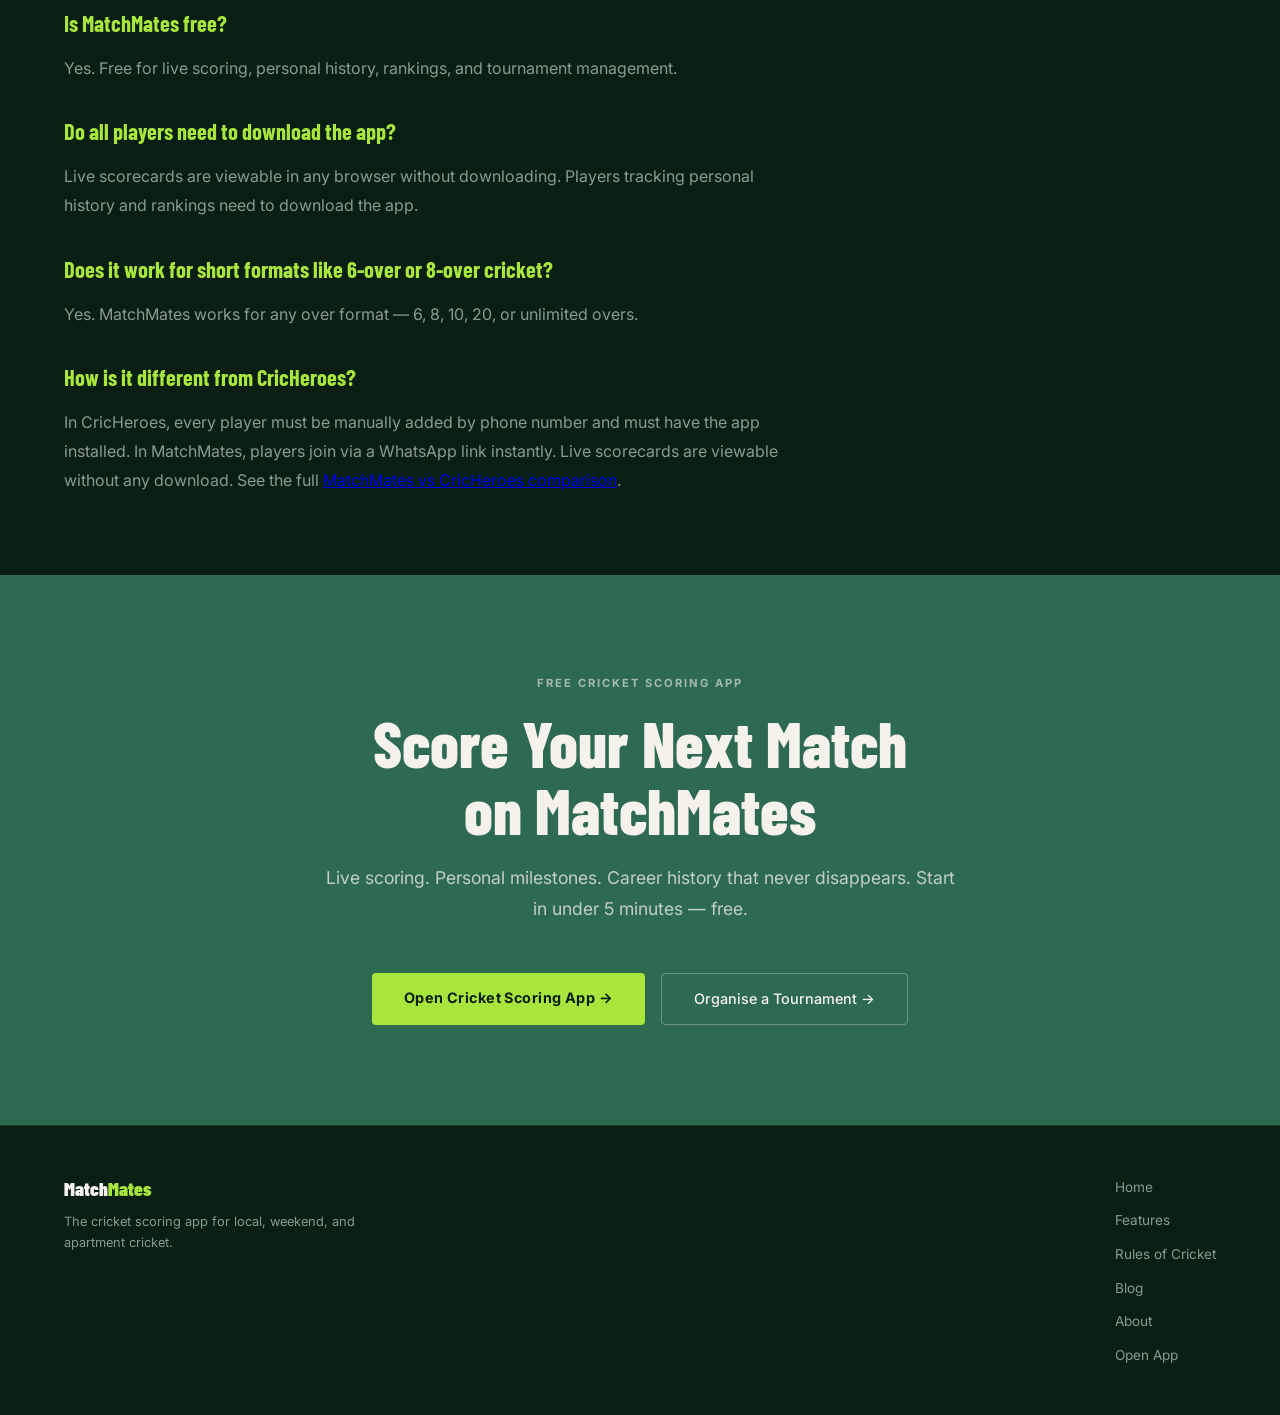
<file: pages/cricket-scoring-app.html>
<!DOCTYPE html>
<html lang="en">
<head>
  <meta charset="UTF-8">
  <meta name="viewport" content="width=device-width, initial-scale=1.0">
  <title>Cricket Scoring App — Live Scores, Personal History & Rankings | MatchMates</title>
  <meta name="description" content="MatchMates is the cricket scoring app for apartment tournaments, weekend cricket, and Maidan cricket. Live ball-by-ball scoring, personal milestones, career history, and AI-balanced teams. Free to use.">
  <meta name="keywords" content="cricket scoring app, cricket scoring app for apartment tournaments, hassle free cricket scoring for local cricket, cricket scoring for weekend cricket, cricket scoring with unlimited personal history, cricket scoring with personal milestones, cricket scoring for apartment complexes in Bangalore, cricket scoring for Maidan cricket">
  <link rel="canonical" href="https://nf2180.github.io/matchmates-web/pages/cricket-scoring-app.html">
  <link rel="stylesheet" href="../css/style.css">
  <script async src="https://www.googletagmanager.com/gtag/js?id=G-YB123FQ53Y"></script>
  <script>
    window.dataLayer = window.dataLayer || [];
    function gtag(){dataLayer.push(arguments);}
    gtag("js", new Date());
    gtag("config", "G-YB123FQ53Y");
  </script>
  <script type="application/ld+json">
  {"@context":"https://schema.org","@type":"SoftwareApplication","name":"MatchMates Cricket Scoring App","applicationCategory":"SportsApplication","description":"Cricket scoring app for apartment tournaments, weekend cricket, and Maidan cricket. Live ball-by-ball scoring, personal milestones, unlimited career history, AI-balanced teams.","operatingSystem":"Web, iOS, Android","url":"https://nf2180.github.io/matchmates/","offers":{"@type":"Offer","price":"0"}}
  </script>
  <script type="application/ld+json">
  {"@context":"https://schema.org","@type":"FAQPage","mainEntity":[{"@type":"Question","name":"What is the best cricket scoring app for apartment tournaments?","acceptedAnswer":{"@type":"Answer","text":"MatchMates is built for apartment tournaments and weekend cricket. Players join via WhatsApp link. Live scorecards viewable in any browser without an app download. Every match builds personal history, milestones, and ELO rankings automatically."}},{"@type":"Question","name":"Is MatchMates free?","acceptedAnswer":{"@type":"Answer","text":"Yes. Free for live scoring, personal history, rankings, and tournament management."}},{"@type":"Question","name":"Do players need to download the app?","acceptedAnswer":{"@type":"Answer","text":"Live scorecards are viewable in any browser without downloading. Players tracking personal history and rankings need to download the app."}},{"@type":"Question","name":"How is MatchMates different from CricHeroes?","acceptedAnswer":{"@type":"Answer","text":"CricHeroes requires manual player entry by phone number and needs the app installed. MatchMates players join via WhatsApp link instantly. Live scorecards are viewable without any download on MatchMates."}}]}
  </script>
  <style>
    .steps-section { background: var(--forest); padding: 100px 5vw; }

    .steps-grid {
      display: grid;
      grid-template-columns: repeat(auto-fill, minmax(200px, 1fr));
      gap: 2rem;
      margin-top: 3rem;
      align-items: start;
    }

    .step-card { display: flex; flex-direction: column; align-items: center; text-align: center; }

    .step-phone {
      position: relative;
      width: 160px;
      margin-bottom: 1.25rem;
      flex-shrink: 0;
    }

    .step-phone img {
      width: 100%;
      border-radius: 20px;
      border: 2px solid rgba(168,230,61,0.25);
      box-shadow: 0 8px 32px rgba(0,0,0,0.5);
      display: block;
    }

    .step-badge {
      position: absolute;
      top: -12px;
      left: 50%;
      transform: translateX(-50%);
      background: var(--lime);
      color: var(--night);
      font-family: 'Barlow Condensed', sans-serif;
      font-size: 0.75rem;
      font-weight: 800;
      letter-spacing: 0.05em;
      padding: 0.15rem 0.65rem;
      border-radius: 20px;
      white-space: nowrap;
      z-index: 2;
    }

    .step-annotation {
      position: absolute;
      background: var(--lime);
      color: var(--night);
      font-size: 0.6rem;
      font-weight: 700;
      padding: 0.15rem 0.45rem;
      border-radius: 3px;
      white-space: nowrap;
      z-index: 2;
      left: 50%;
      transform: translateX(-50%);
    }

    .step-annotation::after {
      content: '';
      position: absolute;
      top: 100%;
      left: 50%;
      transform: translateX(-50%);
      border: 4px solid transparent;
      border-top-color: var(--lime);
    }

    .ann-1 { bottom: 36%; }
    .ann-2 { bottom: 30%; }
    .ann-3 { top: 24%; }
    .ann-4 { bottom: 20%; }
    .ann-5 { top: 38%; }

    .step-num {
      font-size: 0.7rem;
      font-weight: 700;
      letter-spacing: 0.12em;
      text-transform: uppercase;
      color: var(--lime);
      margin-bottom: 0.3rem;
    }

    .step-title {
      font-family: 'Barlow Condensed', sans-serif;
      font-size: 1.2rem;
      font-weight: 800;
      color: var(--white);
      margin-bottom: 0.35rem;
      line-height: 1.1;
    }

    .step-desc { font-size: 0.8rem; color: var(--slate); line-height: 1.6; max-width: 20ch; }

    .tagline-band { background: var(--lime); padding: 2.5rem 5vw; text-align: center; }
    .tagline-band h2 { font-family: 'Barlow Condensed', sans-serif; font-size: clamp(1.8rem,4vw,3rem); font-weight: 900; color: var(--night); line-height: 1.1; margin-bottom: 0.5rem; }
    .tagline-band p { font-size: 1rem; color: rgba(10,31,20,0.72); margin-bottom: 1.5rem; }
    .btn-dark { background: var(--night); color: var(--lime); font-family: 'Inter', sans-serif; font-weight: 700; font-size: 0.9rem; padding: 0.85rem 2rem; border-radius: 4px; text-decoration: none; display: inline-block; transition: all 0.2s; }
    .btn-dark:hover { background: var(--forest); }

    @media(max-width:700px){
      .steps-grid { grid-template-columns: repeat(2, 1fr); }
      .step-phone { width: 130px; }
    }
  </style>
</head>
<body>

<nav>
  <a href="../index.html" class="nav-logo">Match<span>Mates</span></a>
  <ul class="nav-links">
    <li><a href="../features.html">Features</a></li>
    <li><a href="../rules.html">Rules</a></li>
    <li><a href="../blog.html">Blog</a></li>
    <li><a href="../about.html">About</a></li>
    <li><a href="https://nf2180.github.io/matchmates" class="nav-cta" target="_blank">Open App →</a></li>
  </ul>
</nav>

<!-- ── HERO ── -->
<header class="inner-hero">
  <div class="pitch-grid"></div>
  <p class="page-eyebrow">Free · No Setup · Works on WhatsApp</p>
  <h1 class="page-title">Cricket Scoring App for Local, Weekend &amp; Apartment Cricket</h1>
  <p class="page-intro" style="margin-bottom:0.6rem">
    <strong style="color:var(--lime);font-size:1.2em">We make your growth visible as a cricketer.</strong><br>Every run, wicket, and match permanently builds your cricket history.
  </p>
  <p class="page-intro">
    Live ball-by-ball scoring. Personal milestones. Unlimited career history. AI-balanced teams. MatchMates is the cricket scoring app built for the way most Indians actually play cricket — informally, regularly, and without a league secretary. <strong>Begin your cricket scoring within 5 clicks.</strong>
  </p>
  <div class="hero-actions" style="margin-top:2rem">
    <a href="https://nf2180.github.io/matchmates" class="btn-primary" target="_blank">Open Cricket Scoring App →</a>
    <a href="vs-cricheroes.html" class="btn-secondary">How We Compare to CricHeroes</a>
  </div>
</header>

<!-- ── 5-STEP WALKTHROUGH ── -->
<section class="steps-section" aria-labelledby="steps-heading">
  <p class="section-eyebrow">How It Works</p>
  <h2 class="section-title" id="steps-heading">Start Scoring in 5 Clicks</h2>
  <p class="section-lead">From opening the app to live ball-by-ball scoring — here's every step.</p>

  <div class="steps-grid">
    <div class="step-card">
      <div class="step-phone">
        <span class="step-badge">Click 1</span>
        <img src="../images/step1-new-match.jpeg" alt="MatchMates home screen — tap + New Match Day to create a match" loading="lazy">
        <span class="step-annotation ann-1">Tap + New Match Day</span>
      </div>
      <p class="step-num">Step 1</p>
      <p class="step-title">Create a Match</p>
      <p class="step-desc">One button on the home screen. Done in a second.</p>
    </div>

    <div class="step-card">
      <div class="step-phone">
        <span class="step-badge">Click 2</span>
        <img src="../images/step2-add-players.jpeg" alt="MatchMates player add screen — paste names or search existing players" loading="lazy">
        <span class="step-annotation ann-2">Paste or search names</span>
      </div>
      <p class="step-num">Step 2</p>
      <p class="step-title">Add Players</p>
      <p class="step-desc">Paste names from anywhere or search existing players. Add your ground. Tap Create.</p>
    </div>

    <div class="step-card">
      <div class="step-phone">
        <span class="step-badge">Click 3</span>
        <img src="../images/step3-teams-toss.jpeg" alt="MatchMates Teams and Toss screen with AI-balanced Team A and Team B" loading="lazy">
        <span class="step-annotation ann-3">AI-balanced teams ready</span>
      </div>
      <p class="step-num">Step 3</p>
      <p class="step-title">Teams &amp; Toss</p>
      <p class="step-desc">AI splits players into balanced Team A and Team B by rating. Swap anyone. Do the toss.</p>
    </div>

    <div class="step-card">
      <div class="step-phone">
        <span class="step-badge">Click 4</span>
        <img src="../images/step4-innings-setup.jpeg" alt="MatchMates Innings Setup screen — select overs, openers, and opening bowler" loading="lazy">
        <span class="step-annotation ann-4">Tap Start Innings 1</span>
      </div>
      <p class="step-num">Step 4</p>
      <p class="step-title">Innings Setup</p>
      <p class="step-desc">Set overs per side, pick your openers and opening bowler. Tap Start Innings.</p>
    </div>

    <div class="step-card">
      <div class="step-phone">
        <span class="step-badge">Click 5</span>
        <img src="../images/step5-live-scoring.jpeg" alt="MatchMates live scoring screen — tap runs, extras, wicket per ball" loading="lazy">
        <span class="step-annotation ann-5">Tap each ball outcome</span>
      </div>
      <p class="step-num">Step 5</p>
      <p class="step-title">Live Scoring</p>
      <p class="step-desc">Tap each ball — runs, Wide, No Ball, Wicket. Totals and run rates update instantly.</p>
    </div>
  </div>
</section>

<!-- ── TAGLINE BAND ── -->
<div class="tagline-band">
  <h2>Your cricket growth, visible.<br>Every match. Every season.</h2>
  <p>Personal milestones. Career history that never disappears. Rankings after every ball.</p>
  <a href="https://nf2180.github.io/matchmates" class="btn-dark" target="_blank">Open Cricket Scoring App →</a>
</div>

<!-- ── CONTENT ── -->
<article class="content-section">

  <h2>What Makes a Good Cricket Scoring App for Local Cricket?</h2>
  <p>Most <strong>cricket scoring apps</strong> are built for formal club cricket — structured leagues, registered players, dedicated scorers with time to set up every match from scratch. Local cricket is different. You have 22 people, a ground, an hour to play, and nobody wants to spend 20 minutes adding players before the toss.</p>

  <p>A cricket scoring app for local cricket needs to do three things well:</p>
  <ul>
    <li><strong>Start fast</strong> — players joined, teams formed, toss done in under 5 minutes</li>
    <li><strong>Score without friction</strong> — one tap per ball, automatic totals, no mental arithmetic mid-over</li>
    <li><strong>Mean something after</strong> — every match adds to a player's permanent record, not a scorecard that disappears</li>
  </ul>

  <div class="definition-block">
    <p>MatchMates is the <strong>cricket scoring app</strong> for apartment tournaments, weekend cricket, Maidan cricket, and corporate cricket — anywhere informal cricket happens regularly and players deserve more than a forgotten WhatsApp message as their match record.</p>
  </div>

  <h2>Features Built for the Cricket Scorer</h2>

  <h3>Live ball-by-ball scoring</h3>
  <p>Tap the outcome for each delivery — runs, wickets, wides, no-balls, byes. MatchMates calculates totals, run rates, required rates, and partnerships automatically. The scorer focuses on the game; the app handles the arithmetic.</p>

  <h3>Live scorecard viewable without download</h3>
  <p>Share the scorecard link on WhatsApp before the match starts. Every player, spectator, and family member can follow ball by ball in any browser — no app download required to watch.</p>

  <h3>Players join via WhatsApp link</h3>
  <p>No manual player entry. No searching by phone number. The organiser shares one WhatsApp link — players tap to join. Teams of 22 assembled in seconds, not 20 minutes.</p>

  <h2>Features Built for the Player</h2>

  <h3>Personal milestones</h3>
  <p>First half-century. First five-wicket haul. 50 matches played. MatchMates tracks <a href="player-identity.html" title="Persistent Sports Identity">personal milestones</a> automatically and marks them permanently on each player's profile. The milestone you hit in a Sunday apartment match counts — because now it's recorded forever.</p>

  <h3>Unlimited personal history</h3>
  <p>Every match adds to your career record — runs, wickets, averages, strike rates, economy rates — building across months and years. No other <strong>cricket scoring app for apartment cricket</strong> builds this kind of permanent personal record for informal games.</p>

  <h3>ELO player ratings and rankings</h3>
  <p>Your <a href="elo-rating.html" title="ELO Rating in Community Sports">ELO rating</a> updates after every match. The community leaderboard updates live. Players have a reason to perform every time they play.</p>

  <h3>Portable career record</h3>
  <p>Move to a new apartment or city? Your cricket history travels with you. Join a new community on MatchMates and your full career record is immediately visible. No starting from zero.</p>

  <h2>Features Built for the Organiser</h2>

  <h3>AI-balanced team formation</h3>
  <p>MatchMates reads each player's ELO rating and suggests balanced teams automatically. No more captain's bias, no more stacked sides. Fair teams in seconds — and closer matches as a result.</p>

  <h3>Game scheduling</h3>
  <p>Create a match, set the date, time, and ground. The organiser sees confirmed, pending, and declined players in one view — no chasing WhatsApp confirmations.</p>

  <h3>Tournament management</h3>
  <p>Running a society cricket tournament? MatchMates generates fixtures automatically for <a href="round-robin-vs-knockout.html" title="Round Robin vs Knockout">round robin, knockout, or league formats</a>. Standings update live. No spreadsheet needed.</p>

  <h2>Who Uses MatchMates</h2>
  <ul>
    <li><strong>Apartment complex cricket groups</strong> in Bangalore, Mumbai, Pune, Hyderabad, and Chennai</li>
    <li><strong>Weekend cricket groups</strong> at local grounds and Maidans</li>
    <li><strong>Corporate cricket leagues</strong> running inter-department tournaments</li>
    <li><strong>Gated society sports committees</strong> managing cricket across the year</li>
    <li><strong>College alumni cricket groups</strong> who meet monthly</li>
  </ul>

  <h2>Frequently Asked Questions</h2>

  <h3>Is MatchMates free?</h3>
  <p>Yes. Free for live scoring, personal history, rankings, and tournament management.</p>

  <h3>Do all players need to download the app?</h3>
  <p>Live scorecards are viewable in any browser without downloading. Players tracking personal history and rankings need to download the app.</p>

  <h3>Does it work for short formats like 6-over or 8-over cricket?</h3>
  <p>Yes. MatchMates works for any over format — 6, 8, 10, 20, or unlimited overs.</p>

  <h3>How is it different from CricHeroes?</h3>
  <p>In CricHeroes, every player must be manually added by phone number and must have the app installed. In MatchMates, players join via a WhatsApp link instantly. Live scorecards are viewable without any download. See the full <a href="vs-cricheroes.html" title="MatchMates vs CricHeroes comparison">MatchMates vs CricHeroes comparison</a>.</p>

</article>

<section class="cta-section">
  <p class="section-eyebrow" style="color:rgba(245,242,235,0.6)">Free Cricket Scoring App</p>
  <h2 class="section-title">Score Your Next Match<br>on MatchMates</h2>
  <p class="section-lead">Live scoring. Personal milestones. Career history that never disappears. Start in under 5 minutes — free.</p>
  <div class="hero-actions" style="justify-content:center">
    <a href="https://nf2180.github.io/matchmates" class="btn-primary" target="_blank">Open Cricket Scoring App →</a>
    <a href="organize-tournament.html" class="btn-secondary" style="border-color:rgba(245,242,235,0.3);color:var(--white)">Organise a Tournament →</a>
  </div>
</section>

<footer>
  <div>
    <p class="footer-brand">Match<span>Mates</span></p>
    <p class="footer-desc">The cricket scoring app for local, weekend, and apartment cricket.</p>
  </div>
  <ul class="footer-links">
    <li><a href="../index.html">Home</a></li>
    <li><a href="../features.html">Features</a></li>
    <li><a href="../rules.html">Rules of Cricket</a></li>
    <li><a href="../blog.html">Blog</a></li>
    <li><a href="../about.html">About</a></li>
    <li><a href="https://nf2180.github.io/matchmates" target="_blank">Open App</a></li>
  </ul>
</footer>

</body>
</html>
</file>
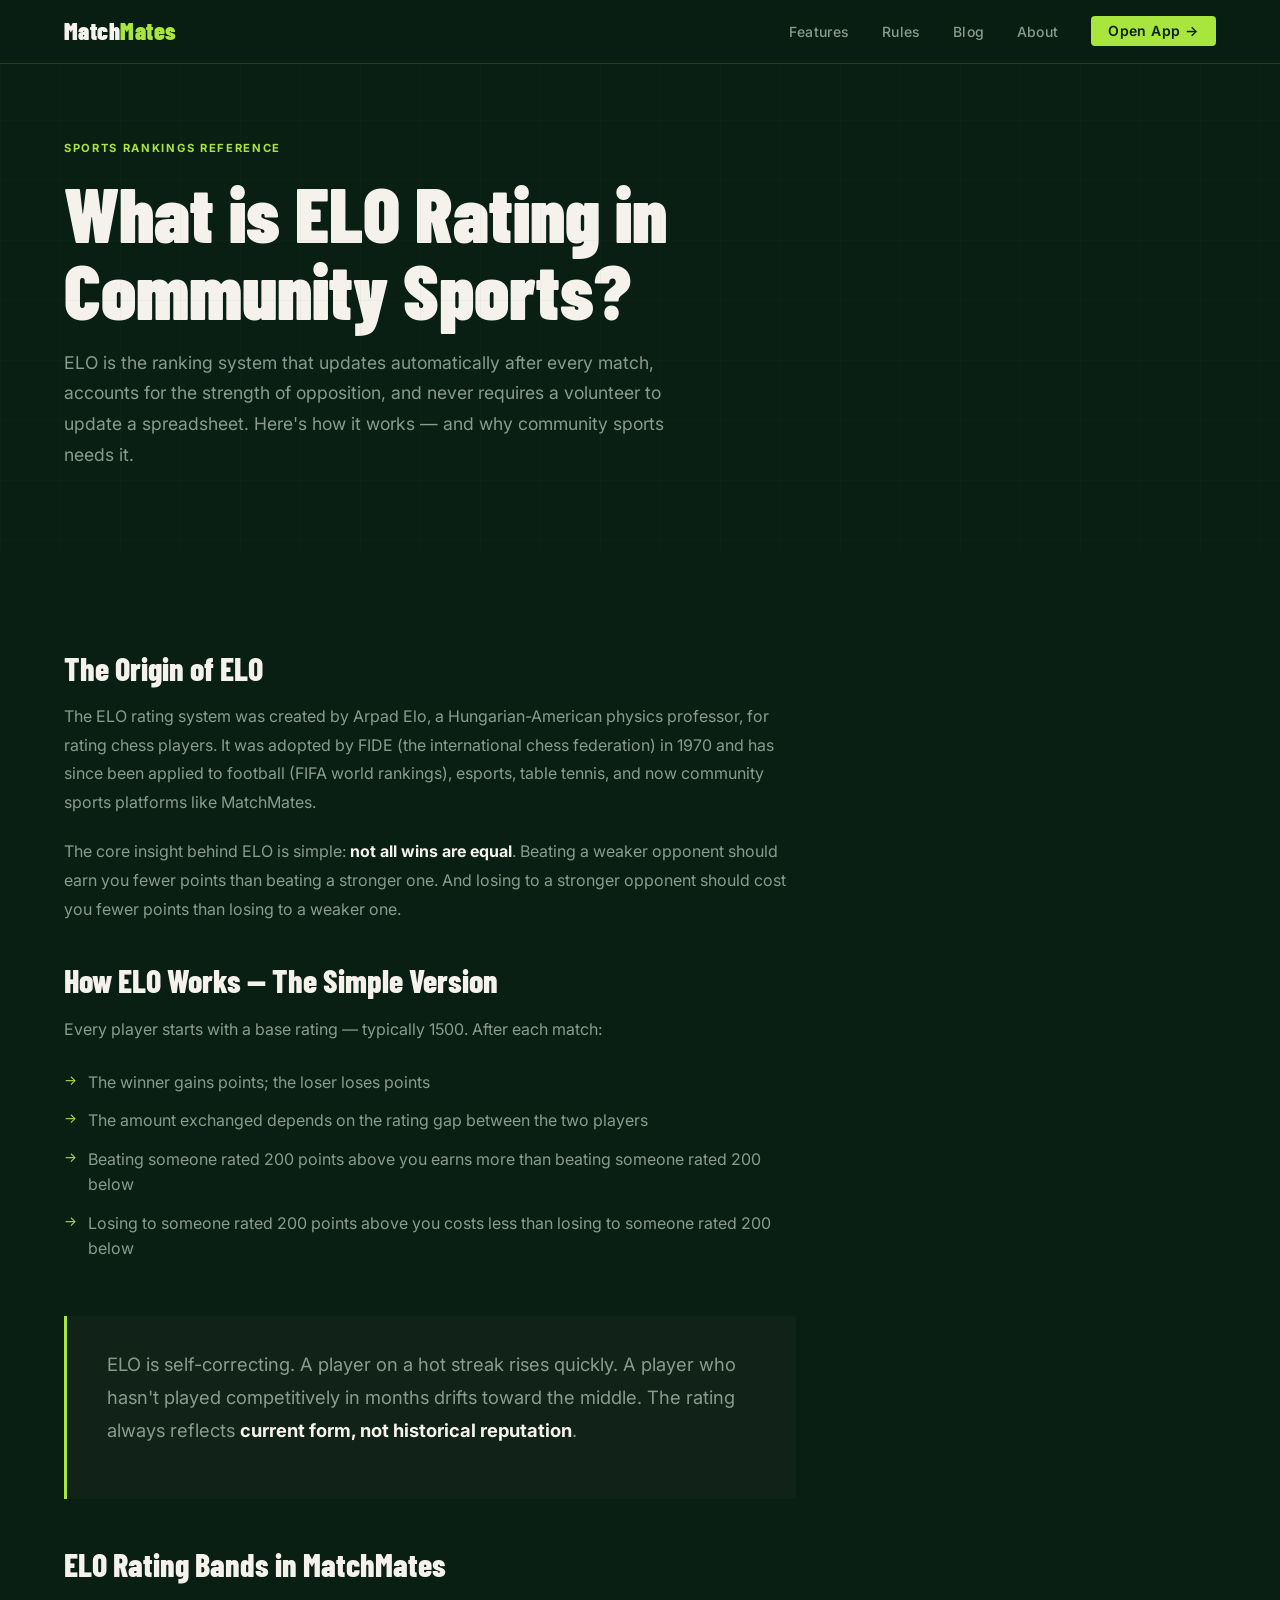
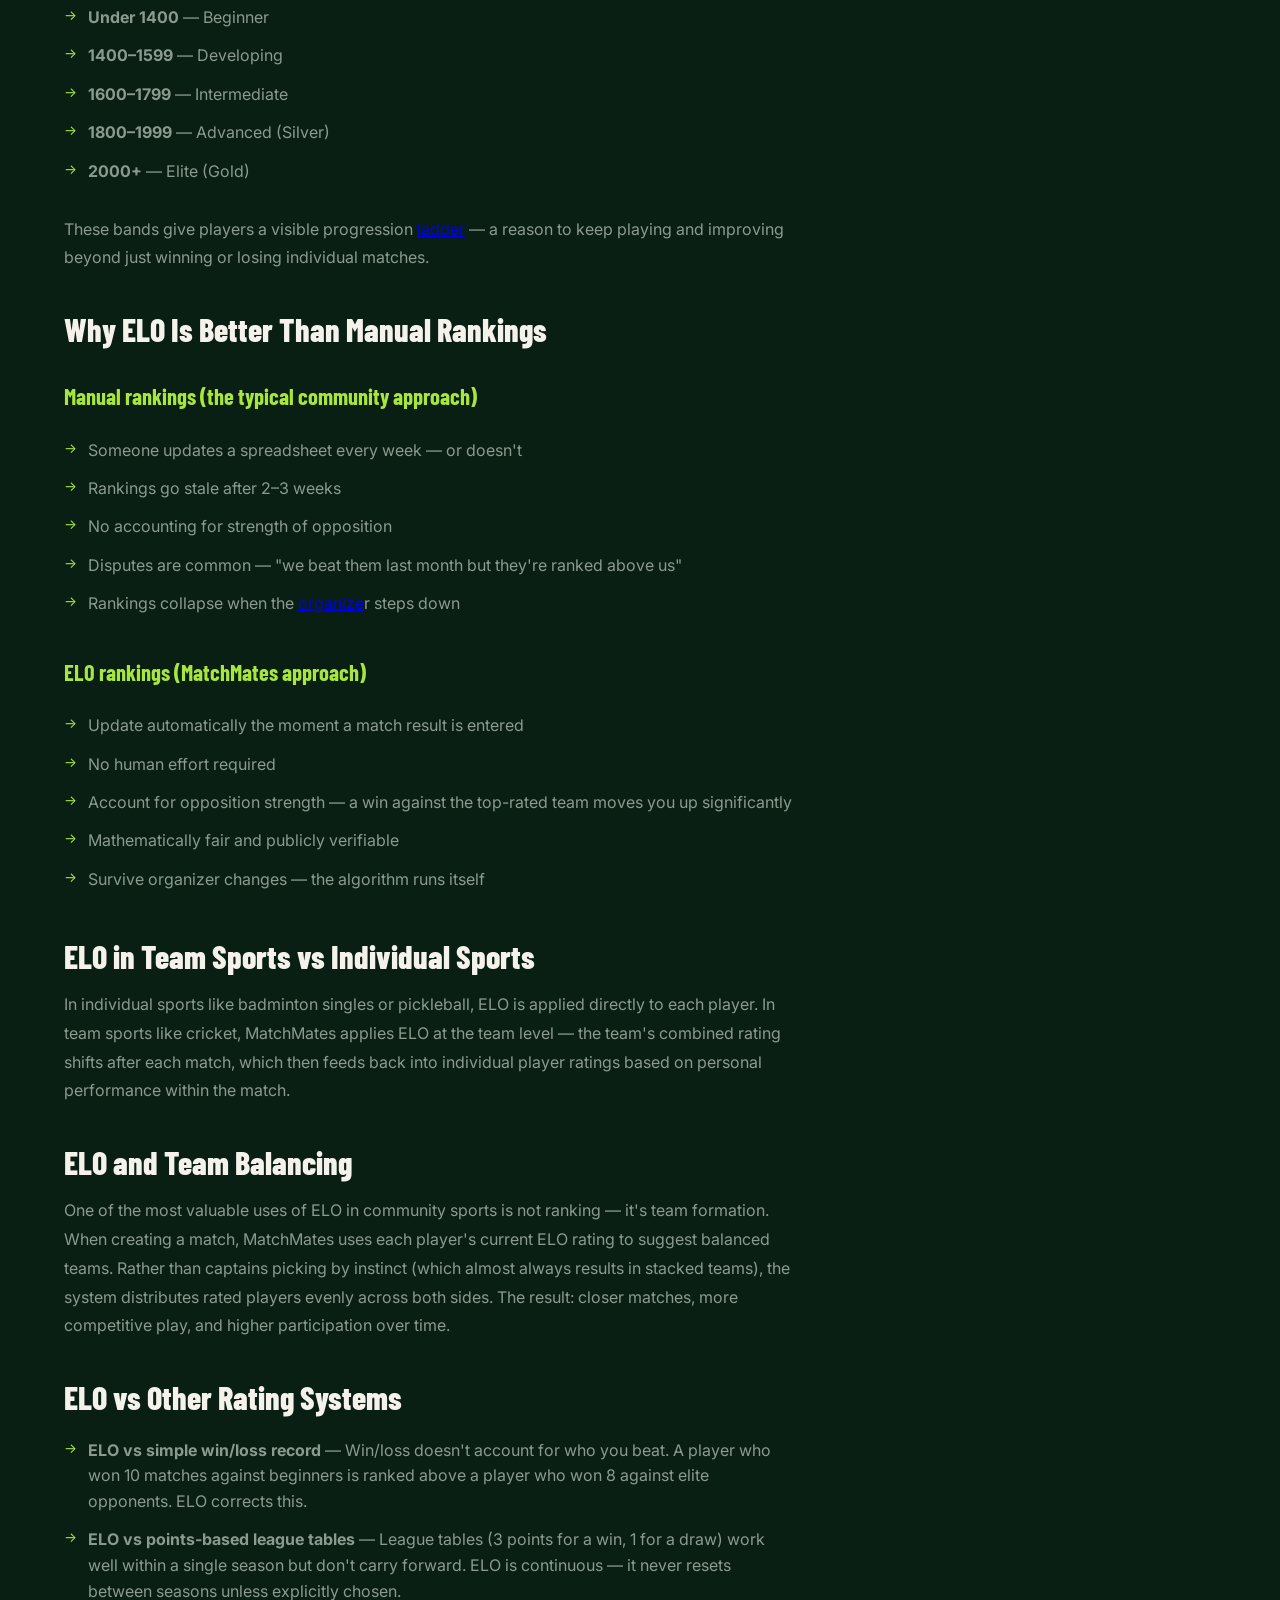
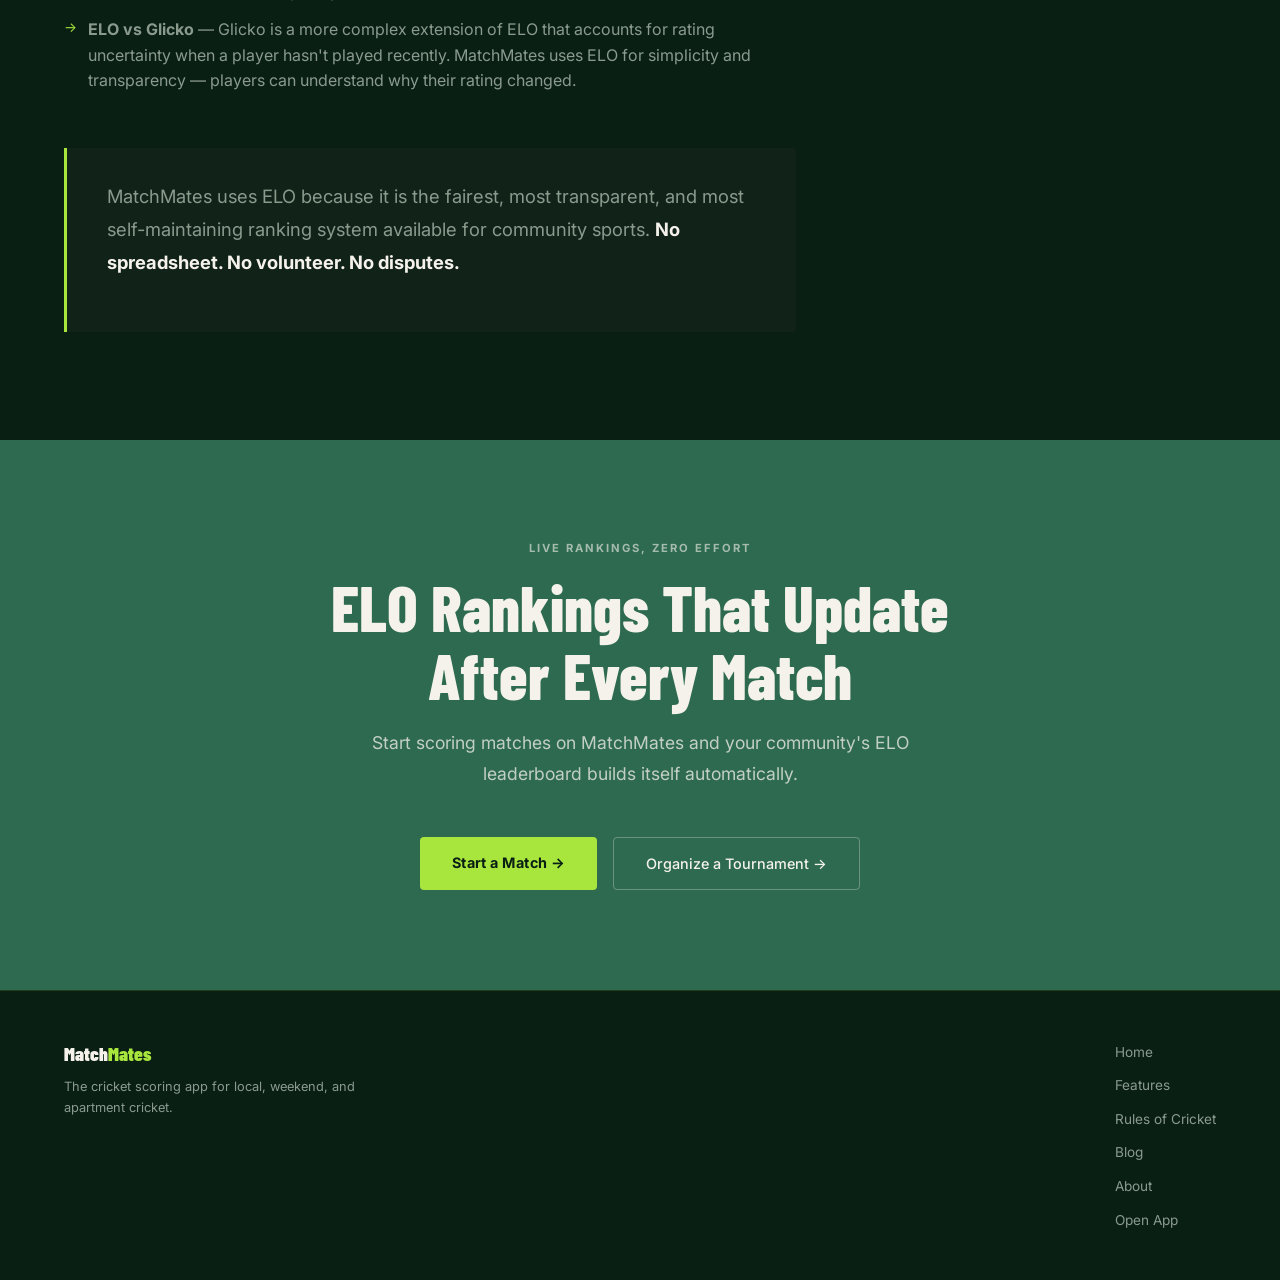
<file: pages/elo-rating.html>
<!DOCTYPE html>
<html lang="en">
<head>
  <meta charset="UTF-8">
  <meta name="viewport" content="width=device-width, initial-scale=1.0">
  <title>What is ELO Rating in Community Sports? — MatchMates</title>
  <meta name="description" content="ELO rating is a skill rating system that adjusts after every match based on the quality of opposition and result margin. This guide explains how ELO works in community cricket, badminton, and multi-sport rankings.">
  <meta name="keywords" content="ELO rating community sports, cricket ELO rating, badminton skill rating, sports ranking system India, community sports ranking algorithm, apartment sports ELO">
  <link rel="canonical" href="https://nf2180.github.io/matchmates-web/pages/elo-rating.html">
  <link rel="stylesheet" href="../css/style.css">
  <script type="application/ld+json">
  {
    "@context": "https://schema.org",
    "@type": "Article",
    "headline": "What is ELO Rating in Community Sports?",
    "description": "ELO rating is a skill rating system that adjusts after every match based on opposition quality and result margin. This guide explains how ELO works in community cricket, badminton, and multi-sport rankings.",
    "author": {"@type": "Organization", "name": "MatchMates"},
    "about": {
      "@type": "DefinedTerm",
      "name": "ELO Rating",
      "description": "A skill rating system originally developed for chess that adjusts a player's rating after every match based on the expected probability of winning versus the actual result. Used in community sports to maintain live, automatically-updated rankings.",
      "inDefinedTermSet": "MatchMates Sports Glossary"
    }
  }
  </script>
  <script type="application/ld+json">
  {
    "@context": "https://schema.org",
    "@type": "FAQPage",
    "mainEntity": [
      {
        "@type": "Question",
        "name": "What is ELO rating in sports?",
        "acceptedAnswer": {
          "@type": "Answer",
          "text": "ELO rating is a numerical skill rating that adjusts after every match. If you beat a stronger opponent, your rating rises more than if you beat a weaker one. If you lose to a weaker opponent, your rating drops more than if you lose to a stronger one. The result is a rating that accurately reflects current skill level and updates automatically."
        }
      },
      {
        "@type": "Question",
        "name": "How does ELO rating work in community cricket?",
        "acceptedAnswer": {
          "@type": "Answer",
          "text": "In community cricket, each player or team starts with a base ELO rating (typically 1500). After each match, the winning side gains points and the losing side loses points. The amount exchanged depends on the rating difference — beating a much stronger team earns more points than beating an evenly matched one."
        }
      },
      {
        "@type": "Question",
        "name": "Why is ELO better than manual rankings for community sports?",
        "acceptedAnswer": {
          "@type": "Answer",
          "text": "Manual rankings require someone to update a spreadsheet after every match, are always stale, and are often disputed. ELO rankings update automatically the moment a match result is entered, require no human effort, reflect actual performance rather than just wins and losses, and account for the strength of opposition."
        }
      }
    ]
  }
  </script>
</head>
<body>

<nav>
  <a href="../index.html" class="nav-logo">Match<span>Mates</span></a>
  <ul class="nav-links">
    <li><a href="../features.html">Features</a></li>
    <li><a href="../rules.html">Rules</a></li>
    <li><a href="../blog.html">Blog</a></li>
    <li><a href="../about.html">About</a></li>
    <li><a href="https://nf2180.github.io/matchmates" class="nav-cta" target="_blank">Open App →</a></li>
  </ul>
</nav>

<header class="inner-hero">
  <div class="pitch-grid"></div>
  <p class="page-eyebrow">Sports Rankings Reference</p>
  <h1 class="page-title">What is ELO Rating in Community Sports?</h1>
  <p class="page-intro">ELO is the ranking system that updates automatically after every match, accounts for the strength of opposition, and never requires a volunteer to update a spreadsheet. Here's how it works — and why community sports needs it.</p>
</header>

<article class="content-section">

  <h2>The Origin of ELO</h2>
  <p>The ELO rating system was created by Arpad Elo, a Hungarian-American physics professor, for rating chess players. It was adopted by FIDE (the international chess federation) in 1970 and has since been applied to football (FIFA world rankings), esports, table tennis, and now community sports platforms like MatchMates.</p>

  <p>The core insight behind ELO is simple: <strong>not all wins are equal</strong>. Beating a weaker opponent should earn you fewer points than beating a stronger one. And losing to a stronger opponent should cost you fewer points than losing to a weaker one.</p>

  <h2>How ELO Works — The Simple Version</h2>
  <p>Every player starts with a base rating — typically 1500. After each match:</p>
  <ul>
    <li>The winner gains points; the loser loses points</li>
    <li>The amount exchanged depends on the rating gap between the two players</li>
    <li>Beating someone rated 200 points above you earns more than beating someone rated 200 below</li>
    <li>Losing to someone rated 200 points above you costs less than losing to someone rated 200 below</li>
  </ul>

  <div class="definition-block">
    <p>ELO is self-correcting. A player on a hot streak rises quickly. A player who hasn't played competitively in months drifts toward the middle. The rating always reflects <strong>current form, not historical reputation</strong>.</p>
  </div>

  <h2>ELO Rating Bands in MatchMates</h2>
  <ul>
    <li><strong>Under 1400</strong> — Beginner</li>
    <li><strong>1400–1599</strong> — Developing</li>
    <li><strong>1600–1799</strong> — Intermediate</li>
    <li><strong>1800–1999</strong> — Advanced (Silver)</li>
    <li><strong>2000+</strong> — Elite (Gold)</li>
  </ul>

  <p>These bands give players a visible progression <a href="sports-ladder.html" title="How Sports Ladders Work">ladder</a> — a reason to keep playing and improving beyond just winning or losing individual matches.</p>

  <h2>Why ELO Is Better Than Manual Rankings</h2>

  <h3>Manual rankings (the typical community approach)</h3>
  <ul>
    <li>Someone updates a spreadsheet every week — or doesn't</li>
    <li>Rankings go stale after 2–3 weeks</li>
    <li>No accounting for strength of opposition</li>
    <li>Disputes are common — "we beat them last month but they're ranked above us"</li>
    <li>Rankings collapse when the <a href="organize-tournament.html" title="How to Organize a Community Sports Tournament">organize</a>r steps down</li>
  </ul>

  <h3>ELO rankings (MatchMates approach)</h3>
  <ul>
    <li>Update automatically the moment a match result is entered</li>
    <li>No human effort required</li>
    <li>Account for opposition strength — a win against the top-rated team moves you up significantly</li>
    <li>Mathematically fair and publicly verifiable</li>
    <li>Survive organizer changes — the algorithm runs itself</li>
  </ul>

  <h2>ELO in Team Sports vs Individual Sports</h2>
  <p>In individual sports like badminton singles or pickleball, ELO is applied directly to each player. In team sports like cricket, MatchMates applies ELO at the team level — the team's combined rating shifts after each match, which then feeds back into individual player ratings based on personal performance within the match.</p>

  <h2>ELO and Team Balancing</h2>
  <p>One of the most valuable uses of ELO in community sports is not ranking — it's team formation. When creating a match, MatchMates uses each player's current ELO rating to suggest balanced teams. Rather than captains picking by instinct (which almost always results in stacked teams), the system distributes rated players evenly across both sides. The result: closer matches, more competitive play, and higher participation over time.</p>

  <h2>ELO vs Other Rating Systems</h2>
  <ul>
    <li><strong>ELO vs simple win/loss record</strong> — Win/loss doesn't account for who you beat. A player who won 10 matches against beginners is ranked above a player who won 8 against elite opponents. ELO corrects this.</li>
    <li><strong>ELO vs points-based league tables</strong> — League tables (3 points for a win, 1 for a draw) work well within a single season but don't carry forward. ELO is continuous — it never resets between seasons unless explicitly chosen.</li>
    <li><strong>ELO vs Glicko</strong> — Glicko is a more complex extension of ELO that accounts for rating uncertainty when a player hasn't played recently. MatchMates uses ELO for simplicity and transparency — players can understand why their rating changed.</li>
  </ul>

  <div class="definition-block">
    <p>MatchMates uses ELO because it is the fairest, most transparent, and most self-maintaining ranking system available for community sports. <strong>No spreadsheet. No volunteer. No disputes.</strong></p>
  </div>

</article>

<section class="cta-section">
  <p class="section-eyebrow" style="color:rgba(245,242,235,0.6)">Live Rankings, Zero Effort</p>
  <h2 class="section-title">ELO Rankings That Update<br>After Every Match</h2>
  <p class="section-lead">Start scoring matches on MatchMates and your community's ELO leaderboard builds itself automatically.</p>
  <div class="hero-actions" style="justify-content:center">
    <a href="https://nf2180.github.io/matchmates" class="btn-primary" target="_blank">Start a Match →</a>
    <a href="organize-tournament.html" class="btn-secondary" style="border-color:rgba(245,242,235,0.3);color:var(--white)">Organize a Tournament →</a>
  </div>
</section>

<footer>
  <div>
    <p class="footer-brand">Match<span>Mates</span></p>
    <p class="footer-desc">The cricket scoring app for local, weekend, and apartment cricket.</p>
  </div>
  <ul class="footer-links">
    <li><a href="../index.html">Home</a></li>
    <li><a href="../features.html">Features</a></li>
    <li><a href="../rules.html">Rules of Cricket</a></li>
    <li><a href="../blog.html">Blog</a></li>
    <li><a href="../about.html">About</a></li>
    <li><a href="https://nf2180.github.io/matchmates" target="_blank">Open App</a></li>
  </ul>
</footer>

</body>
</html>
</file>
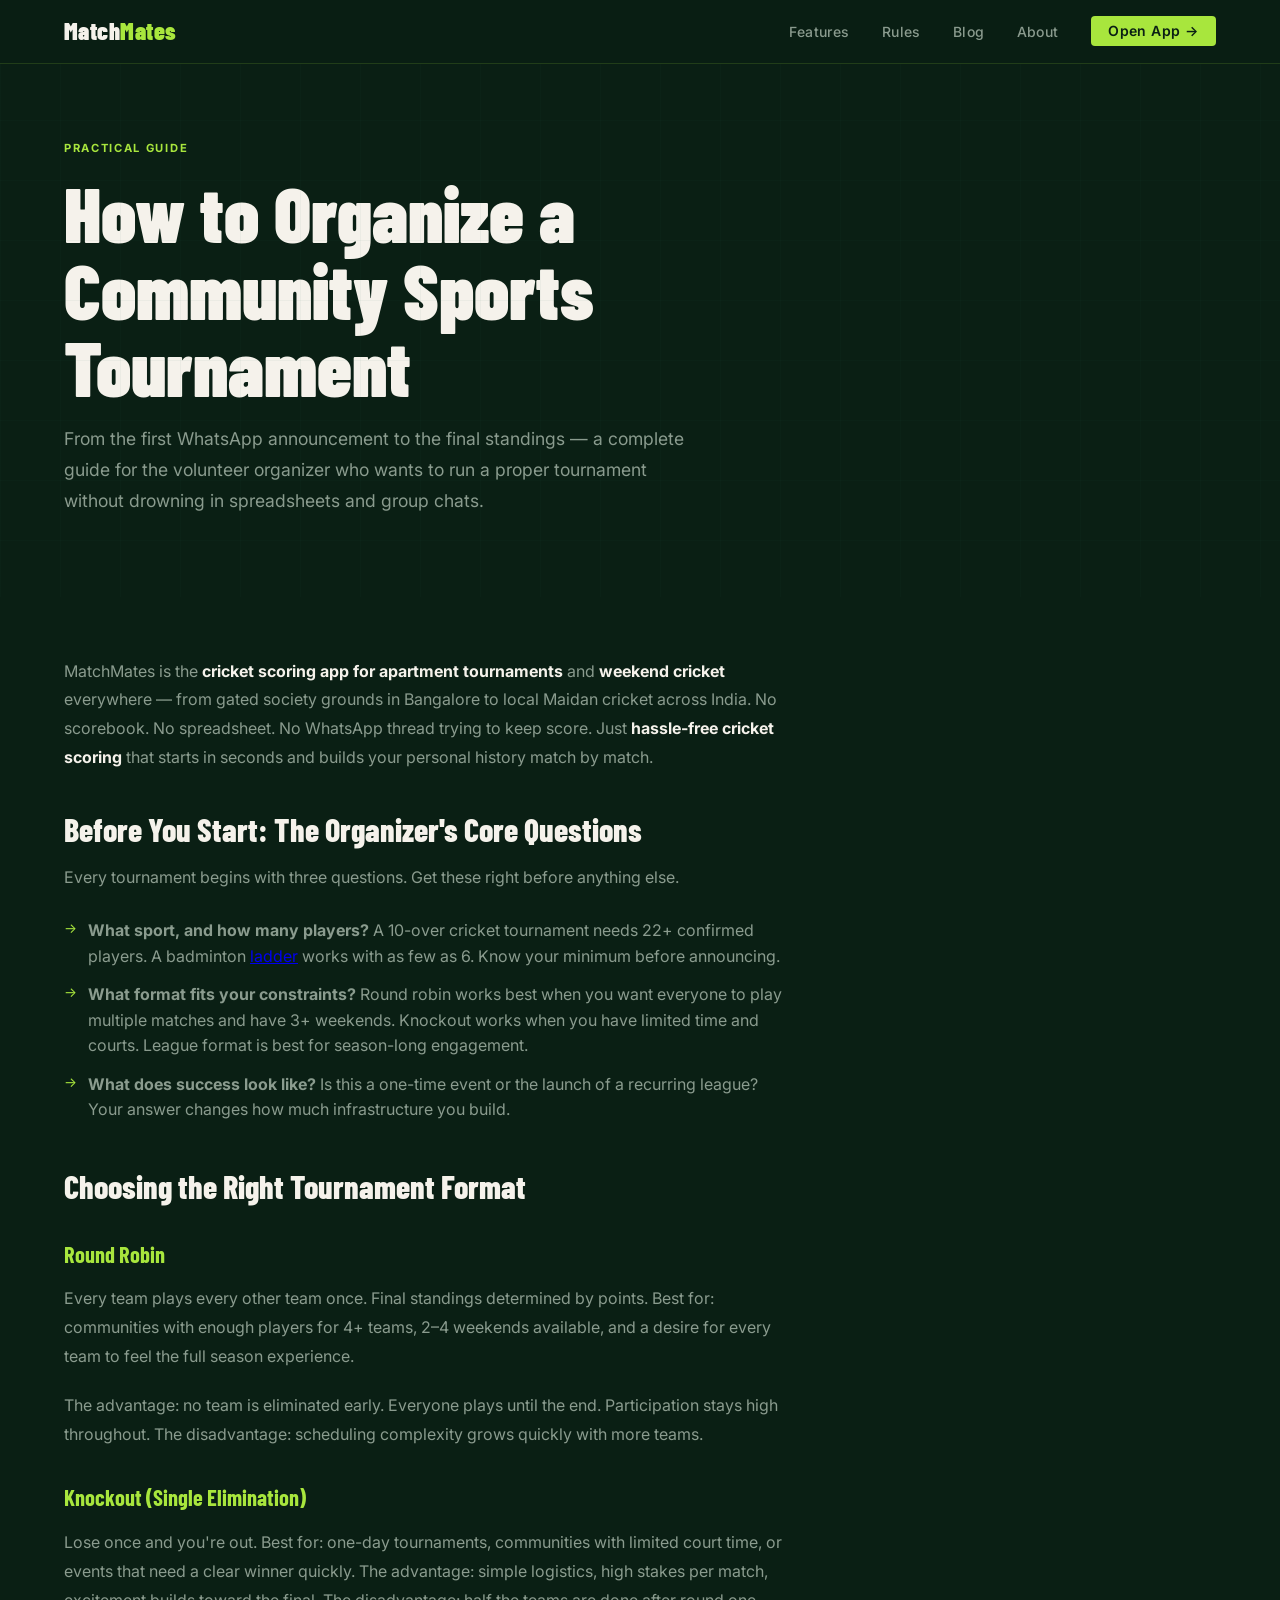
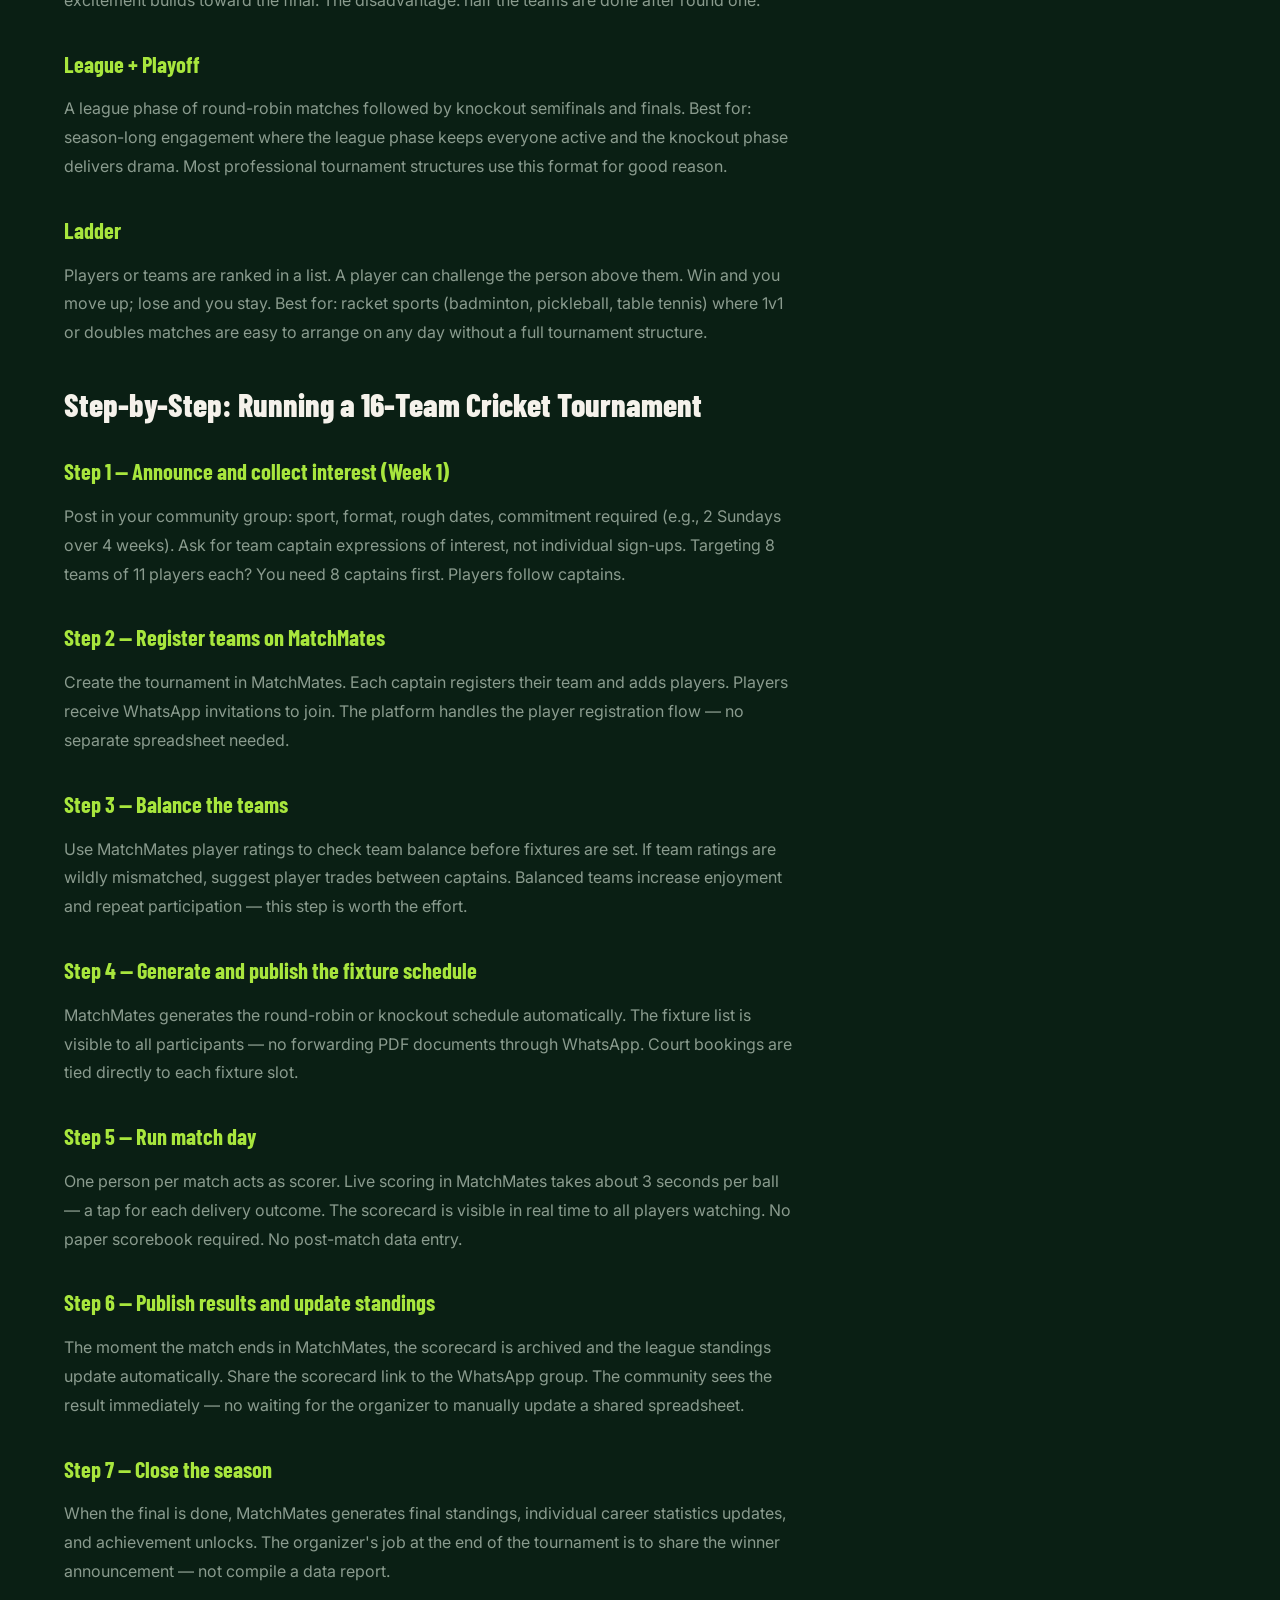
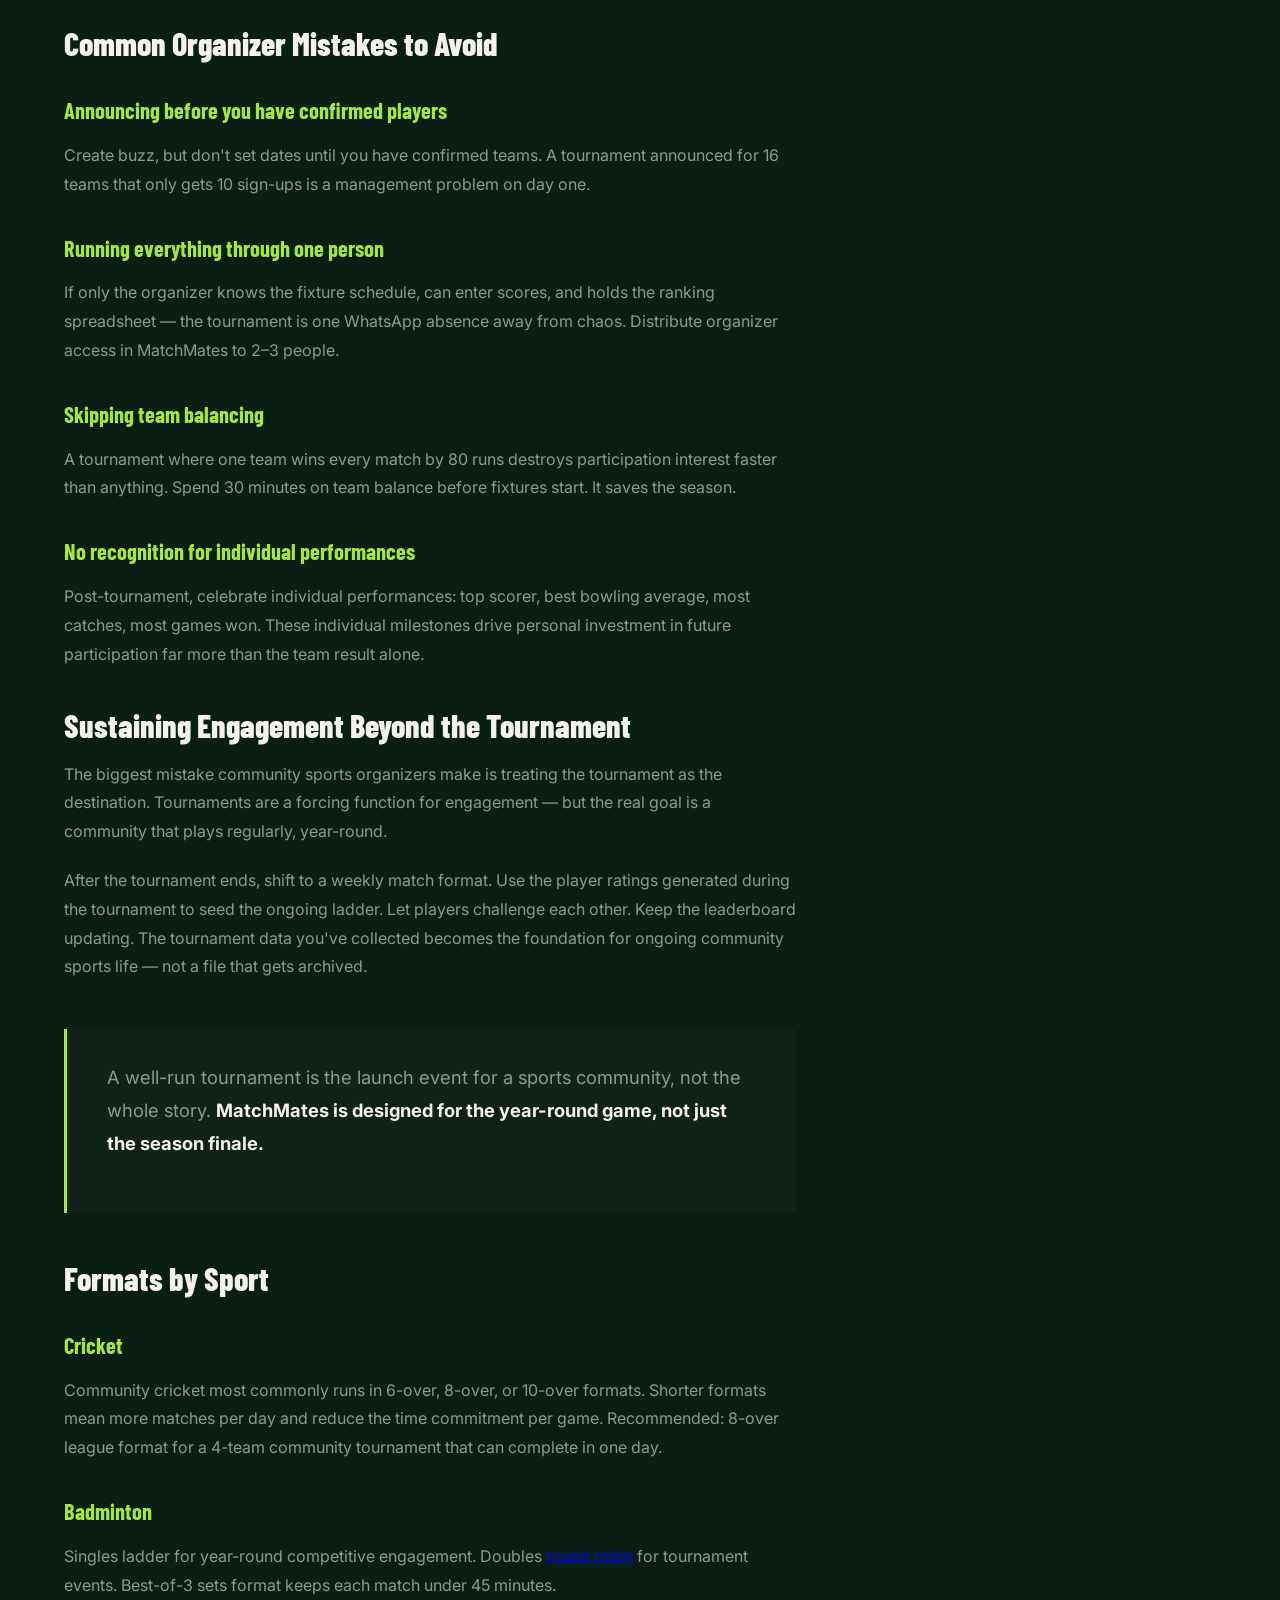
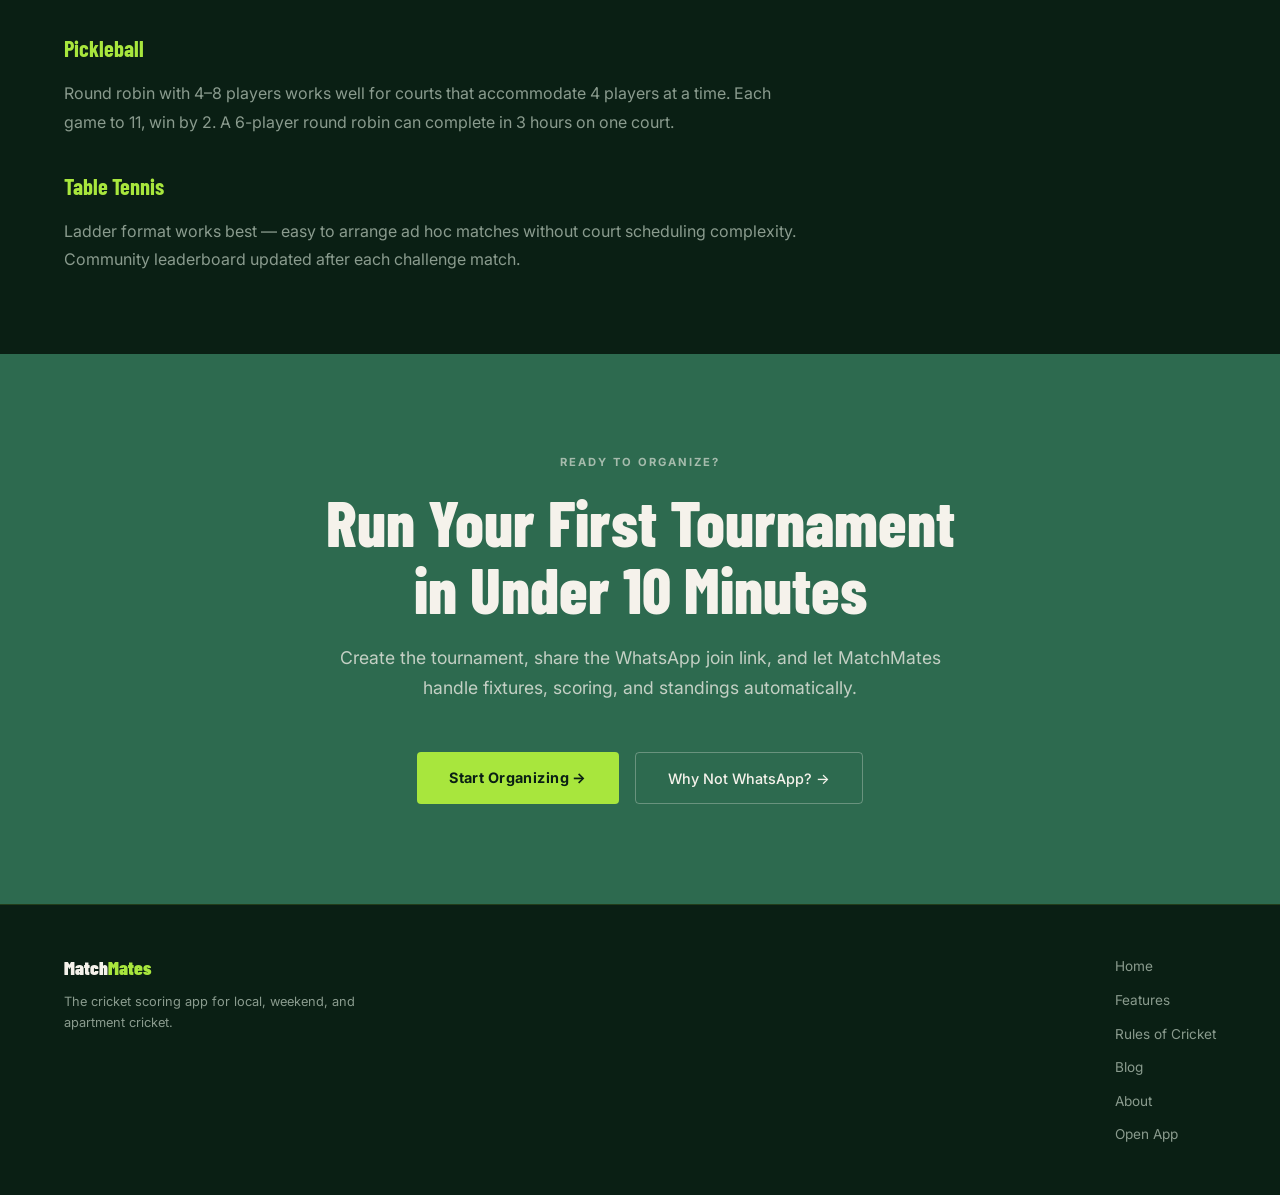
<file: pages/organize-tournament.html>
<!DOCTYPE html>
<html lang="en">
<head>
  <meta charset="UTF-8">
  <meta name="viewport" content="width=device-width, initial-scale=1.0">
  <title>How to Organize a Community Sports Tournament — MatchMates</title>
  <meta name="description" content="The complete guide to cricket scoring for apartment tournaments, weekend cricket leagues, and Maidan cricket. Covers formats, team balancing, hassle-free live scoring, and running a full tournament without spreadsheets.">
  <meta name="keywords" content="cricket scoring for apartment tournaments, cricket scoring for weekend cricket, cricket scoring for Maidan cricket, how to organize apartment cricket tournament, hassle free cricket scoring local cricket, cricket tournament app India, apartment cricket league management Bangalore">
  <link rel="canonical" href="https://nf2180.github.io/matchmates-web/pages/organize-tournament.html">
  <link rel="stylesheet" href="../css/style.css">
  <!-- Google Analytics -->
  <script async src="https://www.googletagmanager.com/gtag/js?id=G-YB123FQ53Y"></script>
  <script>
    window.dataLayer = window.dataLayer || [];
    function gtag(){dataLayer.push(arguments);}
    gtag("js", new Date());
    gtag("config", "G-YB123FQ53Y");
  </script>

  <script type="application/ld+json">
  {
  "@context": "https://schema.org",
  "@type": "HowTo",
  "name": "How to Organize a Community Sports Tournament",
  "description": "A complete guide to organizing a cricket, badminton, or multi-sport tournament in your apartment complex or gated society.",
  "step": [
    {
      "@type": "HowToStep",
      "name": "Announce and collect interest",
      "text": "Post in your community group with sport, format, rough dates, and commitment required. Target team captain sign-ups first."
    },
    {
      "@type": "HowToStep",
      "name": "Register teams on MatchMates",
      "text": "Create the tournament in MatchMates. Each captain registers their team and adds players via WhatsApp invitation."
    },
    {
      "@type": "HowToStep",
      "name": "Balance the teams",
      "text": "Use MatchMates player ratings to check team balance. Suggest player trades if ratings are mismatched."
    },
    {
      "@type": "HowToStep",
      "name": "Generate and publish fixture schedule",
      "text": "MatchMates generates the round-robin or knockout schedule automatically. Court bookings are tied directly to each fixture slot."
    },
    {
      "@type": "HowToStep",
      "name": "Run match day with live scoring",
      "text": "One scorer per match enters runs, wickets, and extras in real time. Scorecard is visible to all players."
    },
    {
      "@type": "HowToStep",
      "name": "Publish results and update standings",
      "text": "Standings update automatically when the match ends. Share the scorecard link to the WhatsApp group."
    },
    {
      "@type": "HowToStep",
      "name": "Close the season",
      "text": "MatchMates generates final standings, career statistics updates, and achievement unlocks automatically."
    }
  ]
}
  </script>
</head>
<body>

<nav>
  <a href="../index.html" class="nav-logo">Match<span>Mates</span></a>
  <ul class="nav-links">
    <li><a href="../features.html">Features</a></li>
    <li><a href="../rules.html">Rules</a></li>
    <li><a href="../blog.html">Blog</a></li>
    <li><a href="../about.html">About</a></li>
    <li><a href="https://nf2180.github.io/matchmates" class="nav-cta" target="_blank">Open App →</a></li>
  </ul>
</nav>

<header class="inner-hero">
  <div class="pitch-grid"></div>
  <p class="page-eyebrow">Practical Guide</p>
  <h1 class="page-title">How to Organize a Community Sports Tournament</h1>
  <p class="page-intro">From the first WhatsApp announcement to the final standings — a complete guide for the volunteer organizer who wants to run a proper tournament without drowning in spreadsheets and group chats.</p>
</header>

<article class="content-section">

  <p>MatchMates is the <strong>cricket scoring app for apartment tournaments</strong> and <strong>weekend cricket</strong> everywhere — from gated society grounds in Bangalore to local Maidan cricket across India. No scorebook. No spreadsheet. No WhatsApp thread trying to keep score. Just <strong>hassle-free cricket scoring</strong> that starts in seconds and builds your personal history match by match.</p>

  <h2>Before You Start: The Organizer's Core Questions</h2>
  <p>Every tournament begins with three questions. Get these right before anything else.</p>

  <ul>
    <li><strong>What sport, and how many players?</strong> A 10-over cricket tournament needs 22+ confirmed players. A badminton <a href="sports-ladder.html" title="How Sports Ladders Work">ladder</a> works with as few as 6. Know your minimum before announcing.</li>
    <li><strong>What format fits your constraints?</strong> Round robin works best when you want everyone to play multiple matches and have 3+ weekends. Knockout works when you have limited time and courts. League format is best for season-long engagement.</li>
    <li><strong>What does success look like?</strong> Is this a one-time event or the launch of a recurring league? Your answer changes how much infrastructure you build.</li>
  </ul>

  <h2>Choosing the Right Tournament Format</h2>

  <h3>Round Robin</h3>
  <p>Every team plays every other team once. Final standings determined by points. Best for: communities with enough players for 4+ teams, 2–4 weekends available, and a desire for every team to feel the full season experience.</p>
  <p>The advantage: no team is eliminated early. Everyone plays until the end. Participation stays high throughout. The disadvantage: scheduling complexity grows quickly with more teams.</p>

  <h3>Knockout (Single Elimination)</h3>
  <p>Lose once and you're out. Best for: one-day tournaments, communities with limited court time, or events that need a clear winner quickly. The advantage: simple logistics, high stakes per match, excitement builds toward the final. The disadvantage: half the teams are done after round one.</p>

  <h3>League + Playoff</h3>
  <p>A league phase of round-robin matches followed by knockout semifinals and finals. Best for: season-long engagement where the league phase keeps everyone active and the knockout phase delivers drama. Most professional tournament structures use this format for good reason.</p>

  <h3>Ladder</h3>
  <p>Players or teams are ranked in a list. A player can challenge the person above them. Win and you move up; lose and you stay. Best for: racket sports (badminton, pickleball, table tennis) where 1v1 or doubles matches are easy to arrange on any day without a full tournament structure.</p>

  <h2>Step-by-Step: Running a 16-Team Cricket Tournament</h2>

  <h3>Step 1 — Announce and collect interest (Week 1)</h3>
  <p>Post in your community group: sport, format, rough dates, commitment required (e.g., 2 Sundays over 4 weeks). Ask for team captain expressions of interest, not individual sign-ups. Targeting 8 teams of 11 players each? You need 8 captains first. Players follow captains.</p>

  <h3>Step 2 — Register teams on MatchMates</h3>
  <p>Create the tournament in MatchMates. Each captain registers their team and adds players. Players receive WhatsApp invitations to join. The platform handles the player registration flow — no separate spreadsheet needed.</p>

  <h3>Step 3 — Balance the teams</h3>
  <p>Use MatchMates player ratings to check team balance before fixtures are set. If team ratings are wildly mismatched, suggest player trades between captains. Balanced teams increase enjoyment and repeat participation — this step is worth the effort.</p>

  <h3>Step 4 — Generate and publish the fixture schedule</h3>
  <p>MatchMates generates the round-robin or knockout schedule automatically. The fixture list is visible to all participants — no forwarding PDF documents through WhatsApp. Court bookings are tied directly to each fixture slot.</p>

  <h3>Step 5 — Run match day</h3>
  <p>One person per match acts as scorer. Live scoring in MatchMates takes about 3 seconds per ball — a tap for each delivery outcome. The scorecard is visible in real time to all players watching. No paper scorebook required. No post-match data entry.</p>

  <h3>Step 6 — Publish results and update standings</h3>
  <p>The moment the match ends in MatchMates, the scorecard is archived and the league standings update automatically. Share the scorecard link to the WhatsApp group. The community sees the result immediately — no waiting for the organizer to manually update a shared spreadsheet.</p>

  <h3>Step 7 — Close the season</h3>
  <p>When the final is done, MatchMates generates final standings, individual career statistics updates, and achievement unlocks. The organizer's job at the end of the tournament is to share the winner announcement — not compile a data report.</p>

  <h2>Common Organizer Mistakes to Avoid</h2>

  <h3>Announcing before you have confirmed players</h3>
  <p>Create buzz, but don't set dates until you have confirmed teams. A tournament announced for 16 teams that only gets 10 sign-ups is a management problem on day one.</p>

  <h3>Running everything through one person</h3>
  <p>If only the organizer knows the fixture schedule, can enter scores, and holds the ranking spreadsheet — the tournament is one WhatsApp absence away from chaos. Distribute organizer access in MatchMates to 2–3 people.</p>

  <h3>Skipping team balancing</h3>
  <p>A tournament where one team wins every match by 80 runs destroys participation interest faster than anything. Spend 30 minutes on team balance before fixtures start. It saves the season.</p>

  <h3>No recognition for individual performances</h3>
  <p>Post-tournament, celebrate individual performances: top scorer, best bowling average, most catches, most games won. These individual milestones drive personal investment in future participation far more than the team result alone.</p>

  <h2>Sustaining Engagement Beyond the Tournament</h2>
  <p>The biggest mistake community sports organizers make is treating the tournament as the destination. Tournaments are a forcing function for engagement — but the real goal is a community that plays regularly, year-round.</p>

  <p>After the tournament ends, shift to a weekly match format. Use the player ratings generated during the tournament to seed the ongoing ladder. Let players challenge each other. Keep the leaderboard updating. The tournament data you've collected becomes the foundation for ongoing community sports life — not a file that gets archived.</p>

  <div class="definition-block">
    <p>A well-run tournament is the launch event for a sports community, not the whole story. <strong>MatchMates is designed for the year-round game, not just the season finale.</strong></p>
  </div>

  <h2>Formats by Sport</h2>

  <h3>Cricket</h3>
  <p>Community cricket most commonly runs in 6-over, 8-over, or 10-over formats. Shorter formats mean more matches per day and reduce the time commitment per game. Recommended: 8-over league format for a 4-team community tournament that can complete in one day.</p>

  <h3>Badminton</h3>
  <p>Singles ladder for year-round competitive engagement. Doubles <a href="round-robin-vs-knockout.html" title="Round Robin vs Knockout Tournament Format">round robin</a> for tournament events. Best-of-3 sets format keeps each match under 45 minutes.</p>

  <h3>Pickleball</h3>
  <p>Round robin with 4–8 players works well for courts that accommodate 4 players at a time. Each game to 11, win by 2. A 6-player round robin can complete in 3 hours on one court.</p>

  <h3>Table Tennis</h3>
  <p>Ladder format works best — easy to arrange ad hoc matches without court scheduling complexity. Community leaderboard updated after each challenge match.</p>

</article>

<section class="cta-section">
  <p class="section-eyebrow" style="color:rgba(245,242,235,0.6)">Ready to Organize?</p>
  <h2 class="section-title">Run Your First Tournament<br>in Under 10 Minutes</h2>
  <p class="section-lead">Create the tournament, share the WhatsApp join link, and let MatchMates handle fixtures, scoring, and standings automatically.</p>
  <div class="hero-actions" style="justify-content:center">
    <a href="https://nf2180.github.io/matchmates" class="btn-primary" target="_blank">Start Organizing →</a>
    <a href="why-not-whatsapp.html" class="btn-secondary" style="border-color:rgba(245,242,235,0.3);color:var(--white)">Why Not WhatsApp? →</a>
  </div>
</section>

<footer>
  <div>
    <p class="footer-brand">Match<span>Mates</span></p>
    <p class="footer-desc">The cricket scoring app for local, weekend, and apartment cricket.</p>
  </div>
  <ul class="footer-links">
    <li><a href="../index.html">Home</a></li>
    <li><a href="../features.html">Features</a></li>
    <li><a href="../rules.html">Rules of Cricket</a></li>
    <li><a href="../blog.html">Blog</a></li>
    <li><a href="../about.html">About</a></li>
    <li><a href="https://nf2180.github.io/matchmates" target="_blank">Open App</a></li>
  </ul>
</footer>

</body>
</html>
</file>
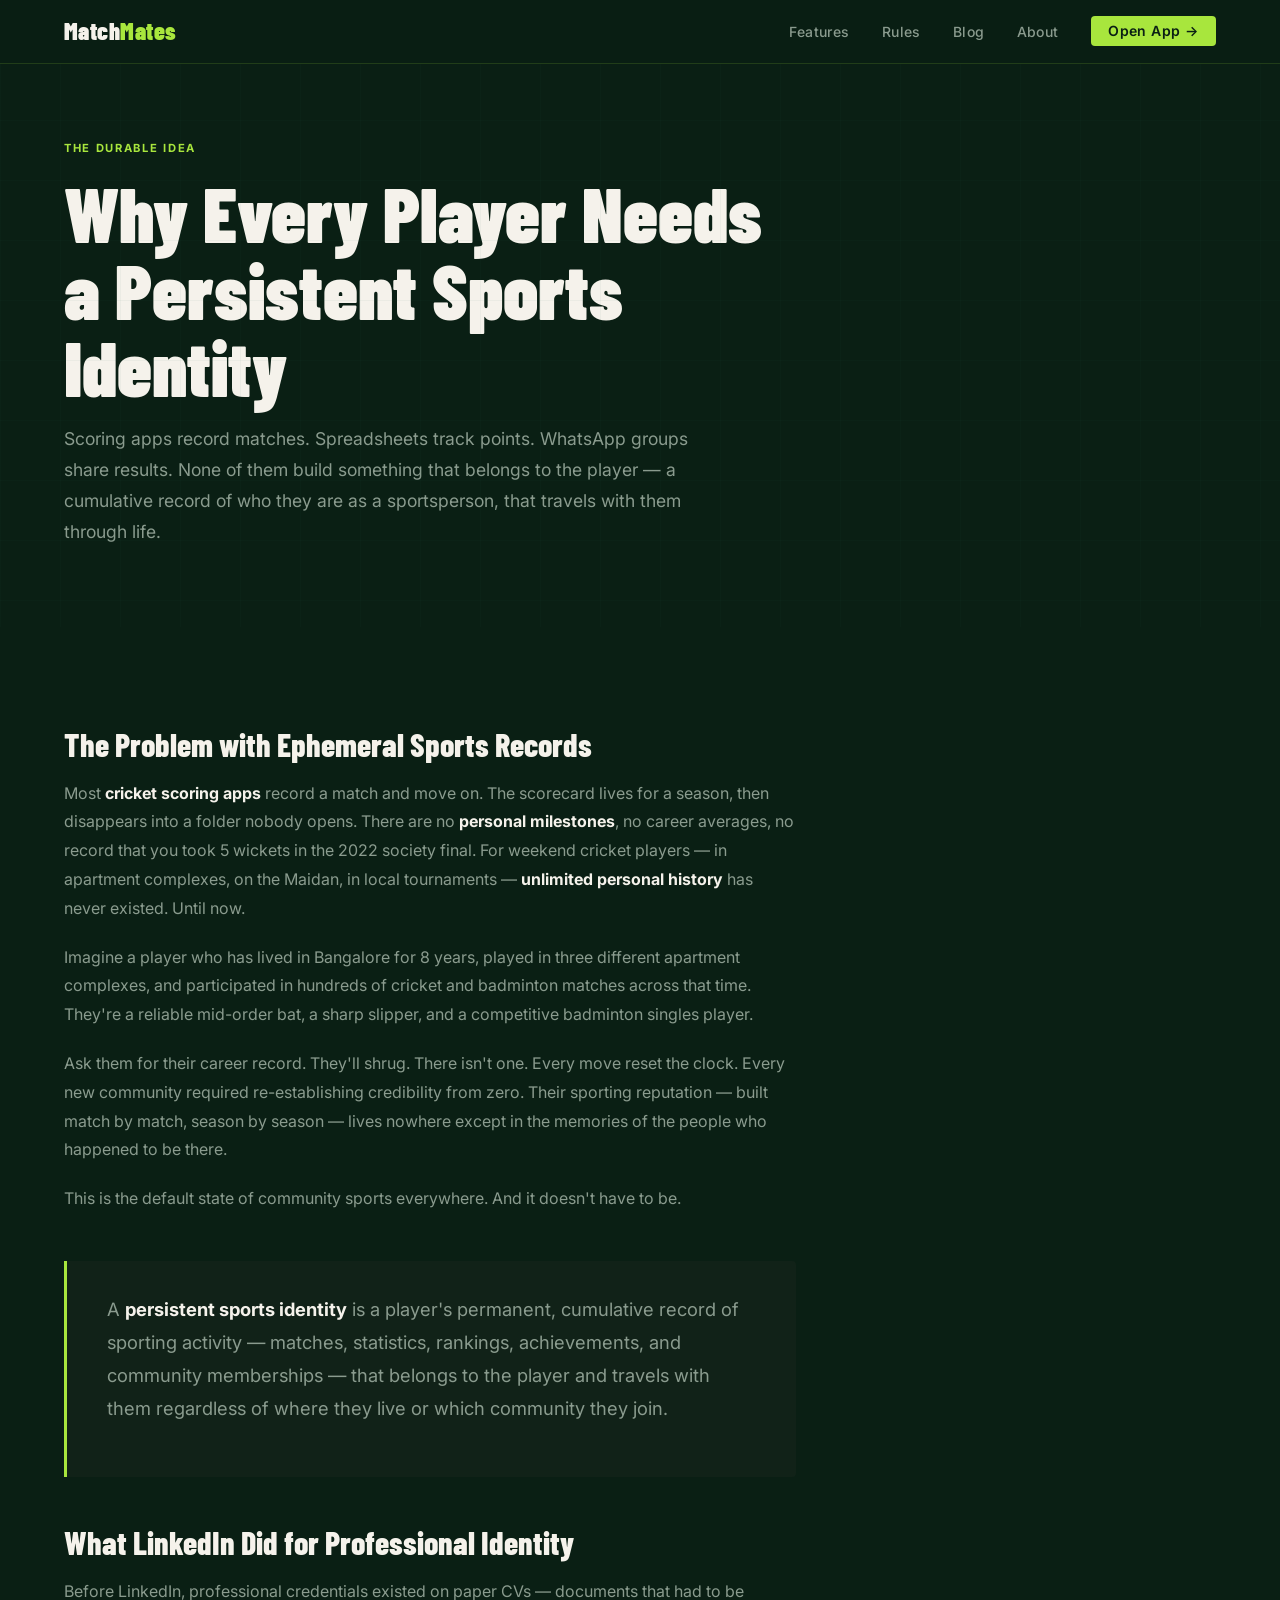
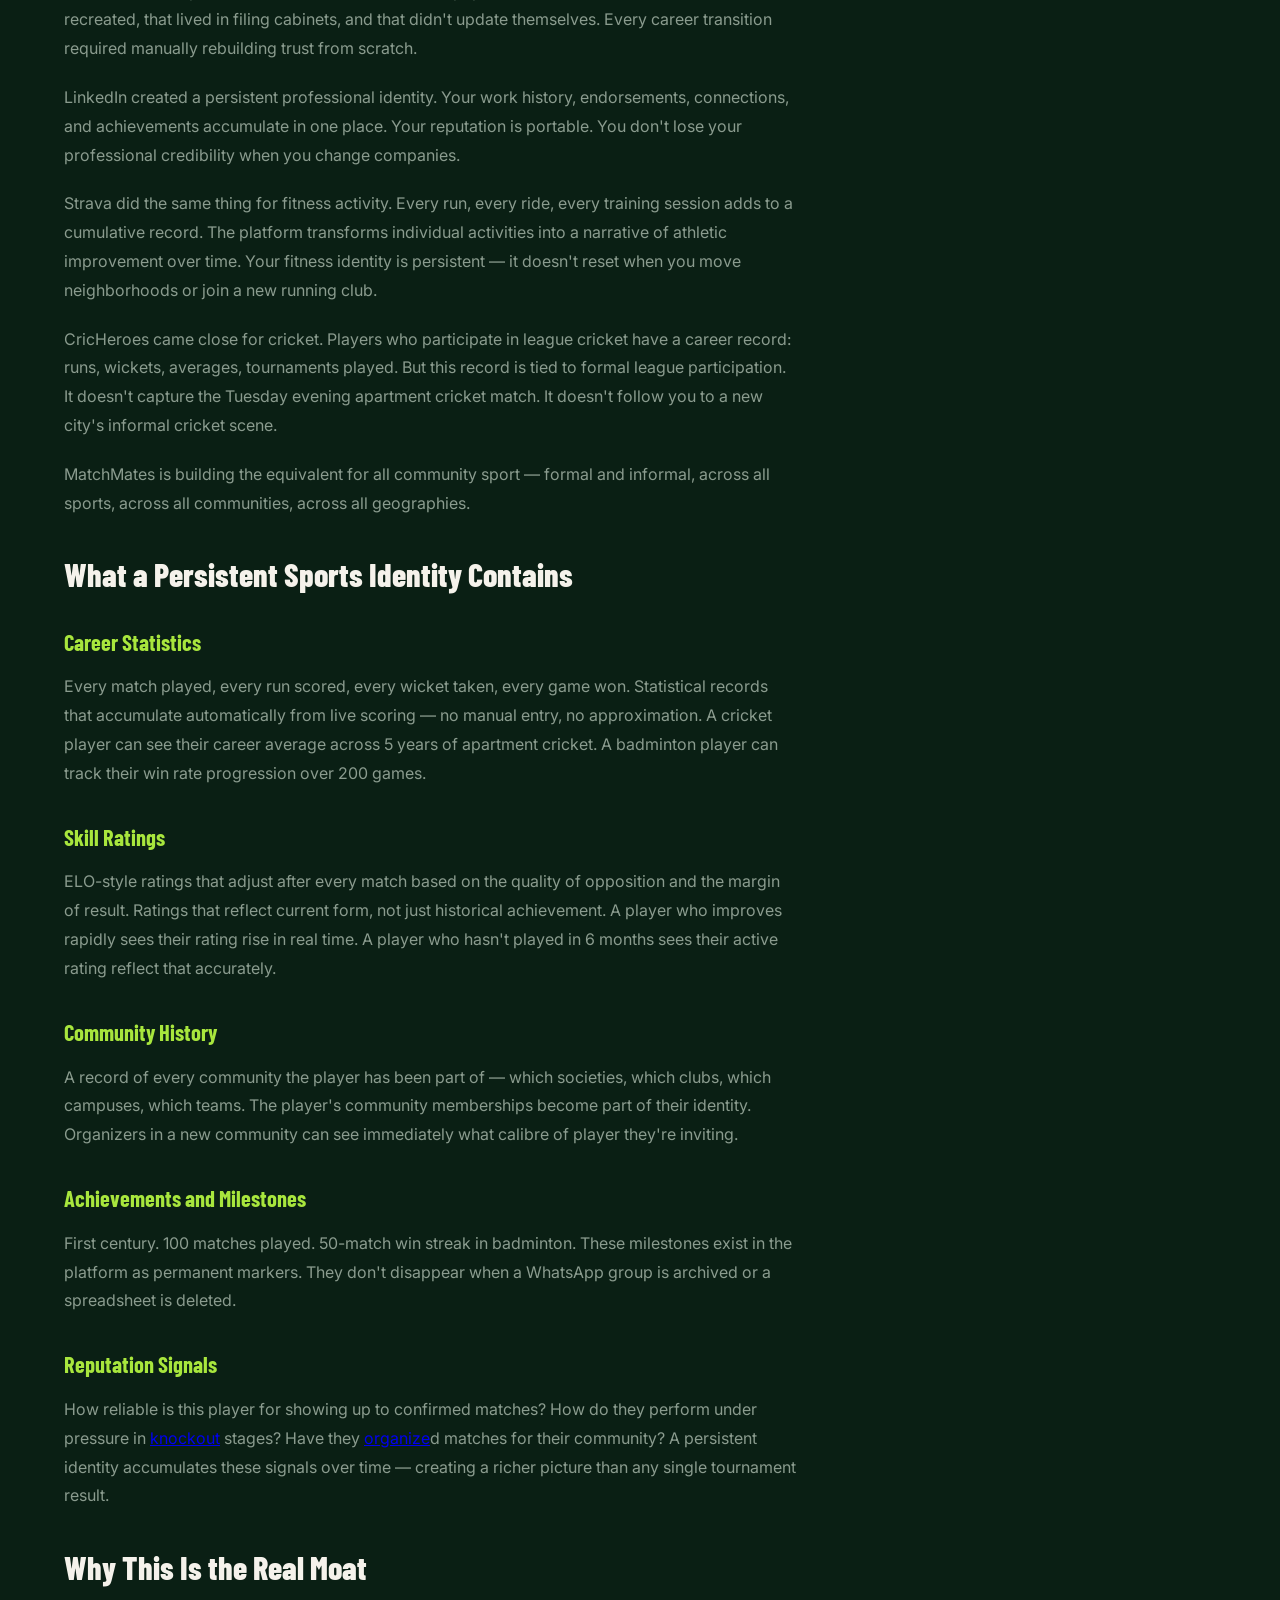
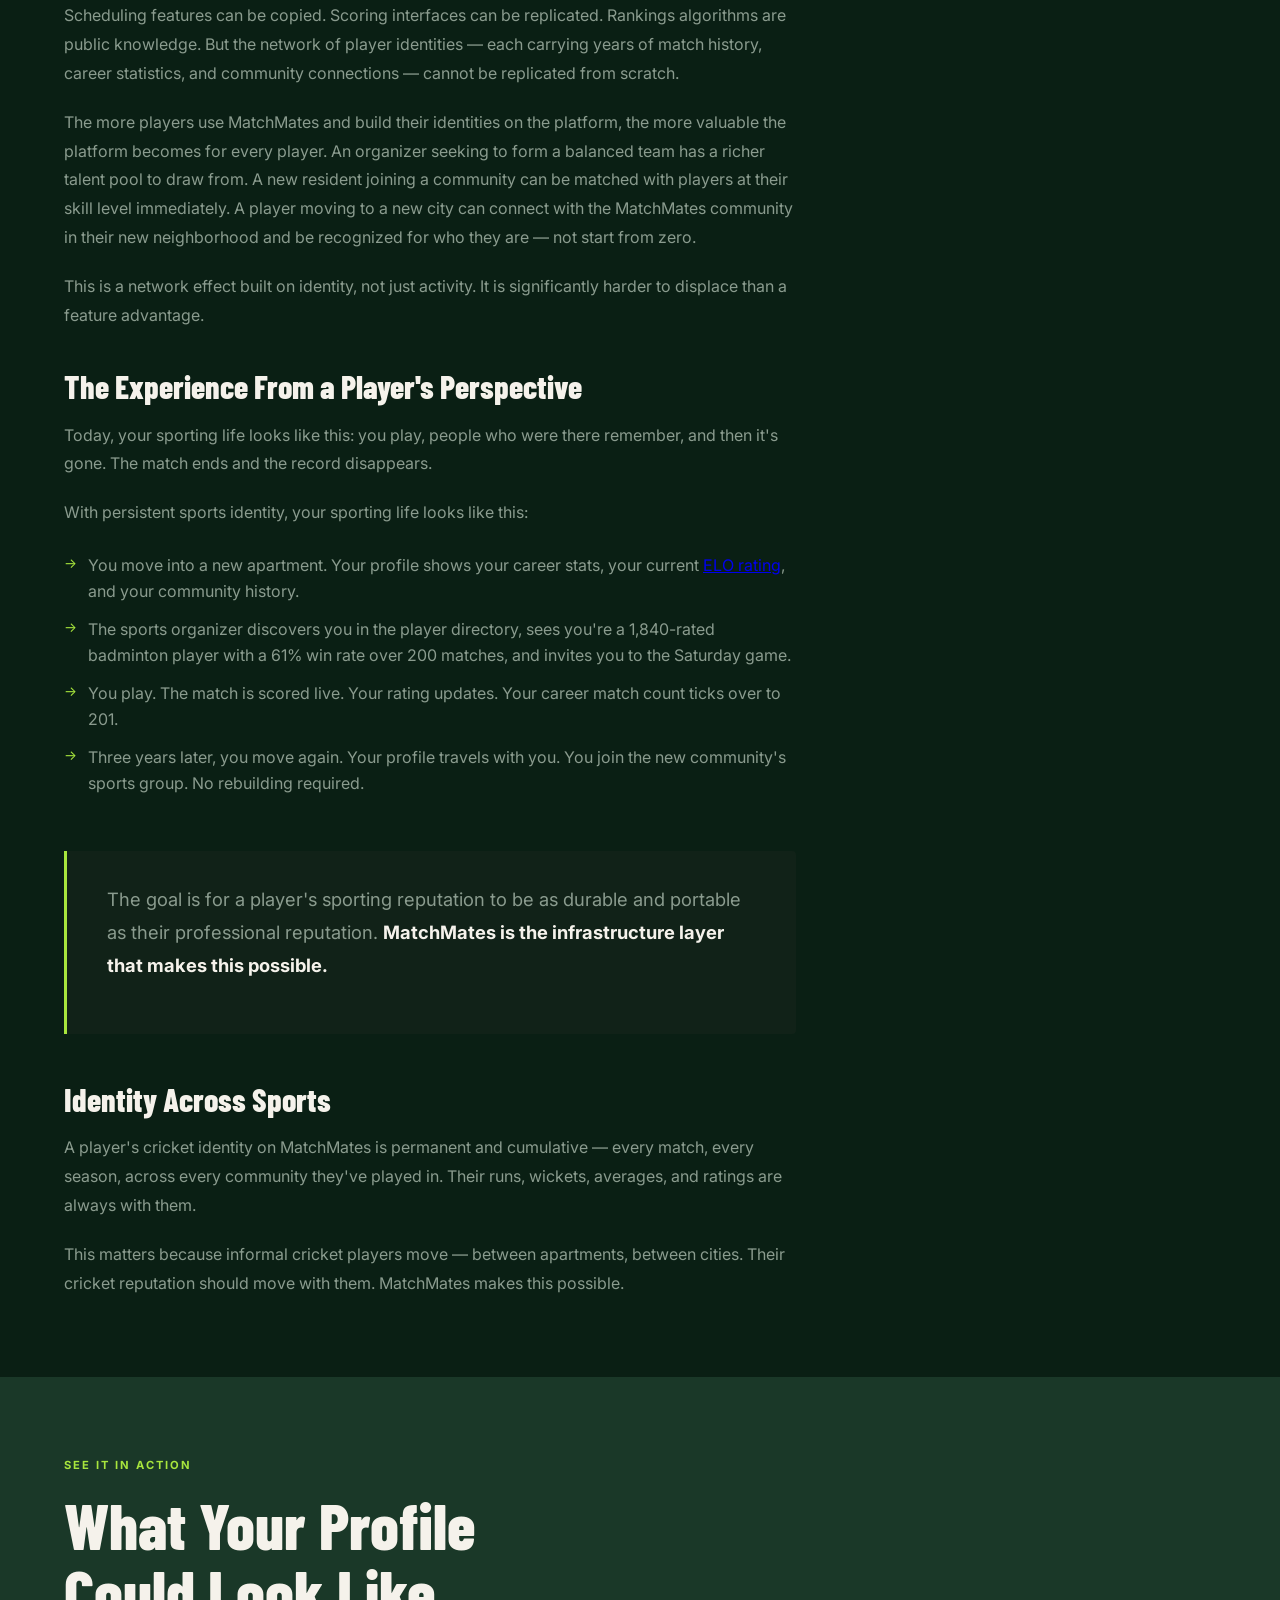
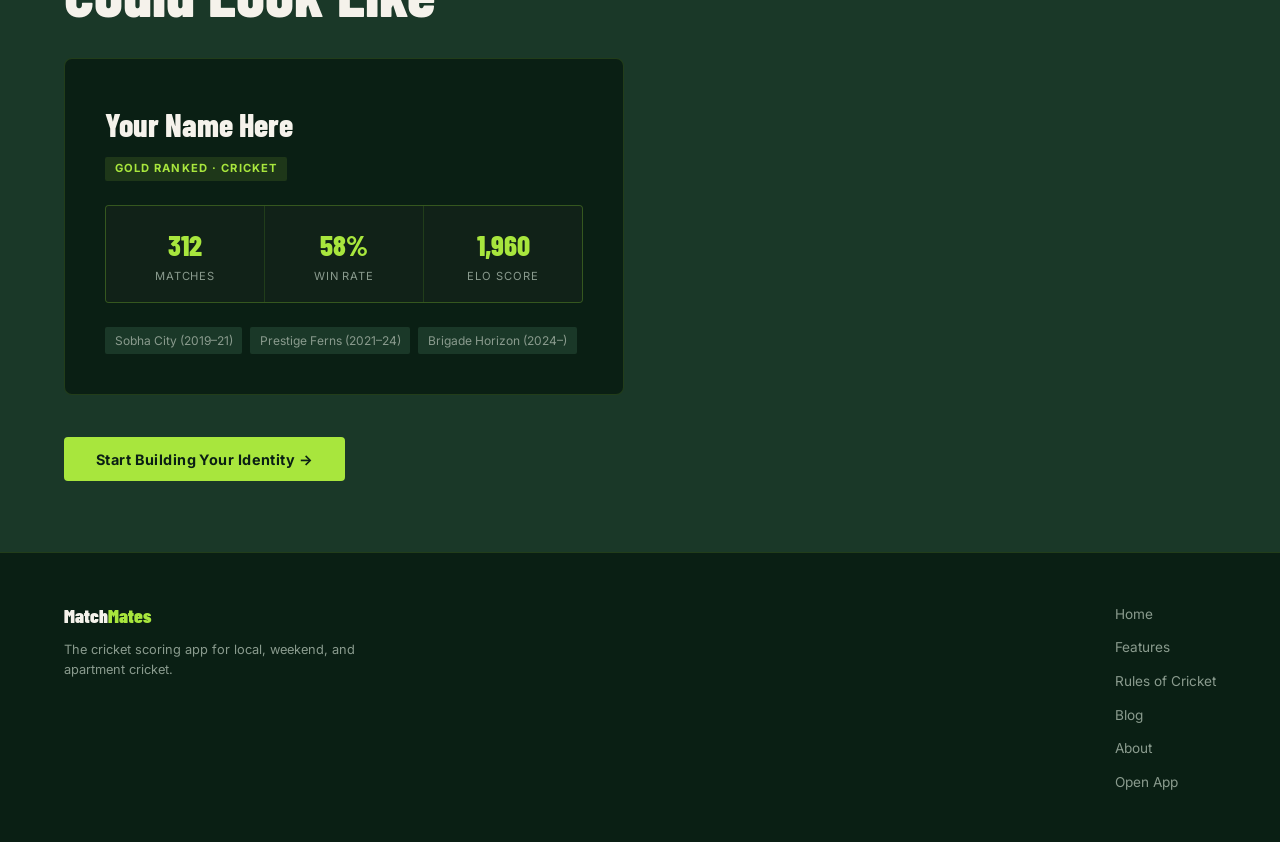
<file: pages/player-identity.html>
<!DOCTYPE html>
<html lang="en">
<head>
  <meta charset="UTF-8">
  <meta name="viewport" content="width=device-width, initial-scale=1.0">
  <title>Persistent Sports Identity — Why Every Player Needs One | MatchMates</title>
  <meta name="description" content="MatchMates is the cricket scoring app with unlimited personal history and personal milestones. Every run, wicket, and match is permanently recorded — your cricket career history follows you forever, across apartments and communities.">
  <meta name="keywords" content="cricket scoring with unlimited personal history, cricket scoring with personal milestones, cricket career stats app, persistent cricket profile, cricket scoring app personal history, apartment cricket career statistics, cricket milestones tracker">
  <link rel="canonical" href="https://nf2180.github.io/matchmates-web/pages/player-identity.html">
  <link rel="stylesheet" href="../css/style.css">
  <!-- Google Analytics -->
  <script async src="https://www.googletagmanager.com/gtag/js?id=G-YB123FQ53Y"></script>
  <script>
    window.dataLayer = window.dataLayer || [];
    function gtag(){dataLayer.push(arguments);}
    gtag("js", new Date());
    gtag("config", "G-YB123FQ53Y");
  </script>

  <script type="application/ld+json">
  {
  "@context": "https://schema.org",
  "@type": "Article",
  "headline": "Why Every Player Needs a Persistent Sports Identity",
  "description": "Persistent sports identity is a player's permanent cumulative record of sporting activity that travels with them across communities. MatchMates builds this layer for community sport.",
  "author": {
    "@type": "Organization",
    "name": "MatchMates"
  },
  "about": {
    "@type": "DefinedTerm",
    "name": "Persistent Sports Identity",
    "description": "A player's permanent, cumulative record of sporting activity \u2014 matches, statistics, rankings, achievements, and community memberships \u2014 that belongs to the player and travels with them regardless of where they live or which community they join."
  }
}
  </script>
</head>
<body>

<nav>
  <a href="../index.html" class="nav-logo">Match<span>Mates</span></a>
  <ul class="nav-links">
    <li><a href="../features.html">Features</a></li>
    <li><a href="../rules.html">Rules</a></li>
    <li><a href="../blog.html">Blog</a></li>
    <li><a href="../about.html">About</a></li>
    <li><a href="https://nf2180.github.io/matchmates" class="nav-cta" target="_blank">Open App →</a></li>
  </ul>
</nav>

<header class="inner-hero">
  <div class="pitch-grid"></div>
  <p class="page-eyebrow">The Durable Idea</p>
  <h1 class="page-title">Why Every Player Needs a Persistent Sports Identity</h1>
  <p class="page-intro">Scoring apps record matches. Spreadsheets track points. WhatsApp groups share results. None of them build something that belongs to the player — a cumulative record of who they are as a sportsperson, that travels with them through life.</p>
</header>

<article class="content-section">

  <h2>The Problem with Ephemeral Sports Records</h2>
  <p>Most <strong>cricket scoring apps</strong> record a match and move on. The scorecard lives for a season, then disappears into a folder nobody opens. There are no <strong>personal milestones</strong>, no career averages, no record that you took 5 wickets in the 2022 society final. For weekend cricket players — in apartment complexes, on the Maidan, in local tournaments — <strong>unlimited personal history</strong> has never existed. Until now.</p>
  <p>Imagine a player who has lived in Bangalore for 8 years, played in three different apartment complexes, and participated in hundreds of cricket and badminton matches across that time. They're a reliable mid-order bat, a sharp slipper, and a competitive badminton singles player.</p>

  <p>Ask them for their career record. They'll shrug. There isn't one. Every move reset the clock. Every new community required re-establishing credibility from zero. Their sporting reputation — built match by match, season by season — lives nowhere except in the memories of the people who happened to be there.</p>

  <p>This is the default state of community sports everywhere. And it doesn't have to be.</p>

  <div class="definition-block">
    <p>A <strong>persistent sports identity</strong> is a player's permanent, cumulative record of sporting activity — matches, statistics, rankings, achievements, and community memberships — that belongs to the player and travels with them regardless of where they live or which community they join.</p>
  </div>

  <h2>What LinkedIn Did for Professional Identity</h2>
  <p>Before LinkedIn, professional credentials existed on paper CVs — documents that had to be recreated, that lived in filing cabinets, and that didn't update themselves. Every career transition required manually rebuilding trust from scratch.</p>

  <p>LinkedIn created a persistent professional identity. Your work history, endorsements, connections, and achievements accumulate in one place. Your reputation is portable. You don't lose your professional credibility when you change companies.</p>

  <p>Strava did the same thing for fitness activity. Every run, every ride, every training session adds to a cumulative record. The platform transforms individual activities into a narrative of athletic improvement over time. Your fitness identity is persistent — it doesn't reset when you move neighborhoods or join a new running club.</p>

  <p>CricHeroes came close for cricket. Players who participate in league cricket have a career record: runs, wickets, averages, tournaments played. But this record is tied to formal league participation. It doesn't capture the Tuesday evening apartment cricket match. It doesn't follow you to a new city's informal cricket scene.</p>

  <p>MatchMates is building the equivalent for all community sport — formal and informal, across all sports, across all communities, across all geographies.</p>

  <h2>What a Persistent Sports Identity Contains</h2>

  <h3>Career Statistics</h3>
  <p>Every match played, every run scored, every wicket taken, every game won. Statistical records that accumulate automatically from live scoring — no manual entry, no approximation. A cricket player can see their career average across 5 years of apartment cricket. A badminton player can track their win rate progression over 200 games.</p>

  <h3>Skill Ratings</h3>
  <p>ELO-style ratings that adjust after every match based on the quality of opposition and the margin of result. Ratings that reflect current form, not just historical achievement. A player who improves rapidly sees their rating rise in real time. A player who hasn't played in 6 months sees their active rating reflect that accurately.</p>

  <h3>Community History</h3>
  <p>A record of every community the player has been part of — which societies, which clubs, which campuses, which teams. The player's community memberships become part of their identity. Organizers in a new community can see immediately what calibre of player they're inviting.</p>

  <h3>Achievements and Milestones</h3>
  <p>First century. 100 matches played. 50-match win streak in badminton. These milestones exist in the platform as permanent markers. They don't disappear when a WhatsApp group is archived or a spreadsheet is deleted.</p>

  <h3>Reputation Signals</h3>
  <p>How reliable is this player for showing up to confirmed matches? How do they perform under pressure in <a href="round-robin-vs-knockout.html" title="Round Robin vs Knockout Tournament Format">knockout</a> stages? Have they <a href="organize-tournament.html" title="How to Organize a Community Sports Tournament">organize</a>d matches for their community? A persistent identity accumulates these signals over time — creating a richer picture than any single tournament result.</p>

  <h2>Why This Is the Real Moat</h2>
  <p>Scheduling features can be copied. Scoring interfaces can be replicated. Rankings algorithms are public knowledge. But the network of player identities — each carrying years of match history, career statistics, and community connections — cannot be replicated from scratch.</p>

  <p>The more players use MatchMates and build their identities on the platform, the more valuable the platform becomes for every player. An organizer seeking to form a balanced team has a richer talent pool to draw from. A new resident joining a community can be matched with players at their skill level immediately. A player moving to a new city can connect with the MatchMates community in their new neighborhood and be recognized for who they are — not start from zero.</p>

  <p>This is a network effect built on identity, not just activity. It is significantly harder to displace than a feature advantage.</p>

  <h2>The Experience From a Player's Perspective</h2>

  <p>Today, your sporting life looks like this: you play, people who were there remember, and then it's gone. The match ends and the record disappears.</p>

  <p>With persistent sports identity, your sporting life looks like this:</p>
  <ul>
    <li>You move into a new apartment. Your profile shows your career stats, your current <a href="elo-rating.html" title="ELO Rating in Community Sports">ELO rating</a>, and your community history.</li>
    <li>The sports organizer discovers you in the player directory, sees you're a 1,840-rated badminton player with a 61% win rate over 200 matches, and invites you to the Saturday game.</li>
    <li>You play. The match is scored live. Your rating updates. Your career match count ticks over to 201.</li>
    <li>Three years later, you move again. Your profile travels with you. You join the new community's sports group. No rebuilding required.</li>
  </ul>

  <div class="definition-block">
    <p>The goal is for a player's sporting reputation to be as durable and portable as their professional reputation. <strong>MatchMates is the infrastructure layer that makes this possible.</strong></p>
  </div>

  <h2>Identity Across Sports</h2>
  <p>A player's cricket identity on MatchMates is permanent and cumulative — every match, every season, across every community they've played in. Their runs, wickets, averages, and ratings are always with them.</p>

  <p>This matters because informal cricket players move — between apartments, between cities. Their cricket reputation should move with them. MatchMates makes this possible.</p>

</article>

<section class="identity-section" style="padding:80px 5vw;">
  <p class="section-eyebrow">See It In Action</p>
  <h2 class="section-title" style="margin-bottom:2rem;">What Your Profile<br>Could Look Like</h2>

  <div class="identity-card">
    <p class="identity-name">Your Name Here</p>
    <span class="identity-badge">Gold Ranked · Cricket</span>

    <div class="identity-stats">
      <div class="stat">
        <p class="stat-num">312</p>
        <p class="stat-label">Matches</p>
      </div>
      <div class="stat">
        <p class="stat-num">58%</p>
        <p class="stat-label">Win Rate</p>
      </div>
      <div class="stat">
        <p class="stat-num">1,960</p>
        <p class="stat-label">ELO Score</p>
      </div>
    </div>

    <div class="identity-trail">
      <span class="trail-tag">Sobha City (2019–21)</span>
      <span class="trail-tag">Prestige Ferns (2021–24)</span>
      <span class="trail-tag">Brigade Horizon (2024–)</span>
    </div>
  </div>

  <br><br>
  <a href="https://nf2180.github.io/matchmates" class="btn-primary" target="_blank">Start Building Your Identity →</a>
</section>

<footer>
  <div>
    <p class="footer-brand">Match<span>Mates</span></p>
    <p class="footer-desc">The cricket scoring app for local, weekend, and apartment cricket.</p>
  </div>
  <ul class="footer-links">
    <li><a href="../index.html">Home</a></li>
    <li><a href="../features.html">Features</a></li>
    <li><a href="../rules.html">Rules of Cricket</a></li>
    <li><a href="../blog.html">Blog</a></li>
    <li><a href="../about.html">About</a></li>
    <li><a href="https://nf2180.github.io/matchmates" target="_blank">Open App</a></li>
  </ul>
</footer>

</body>
</html>
</file>
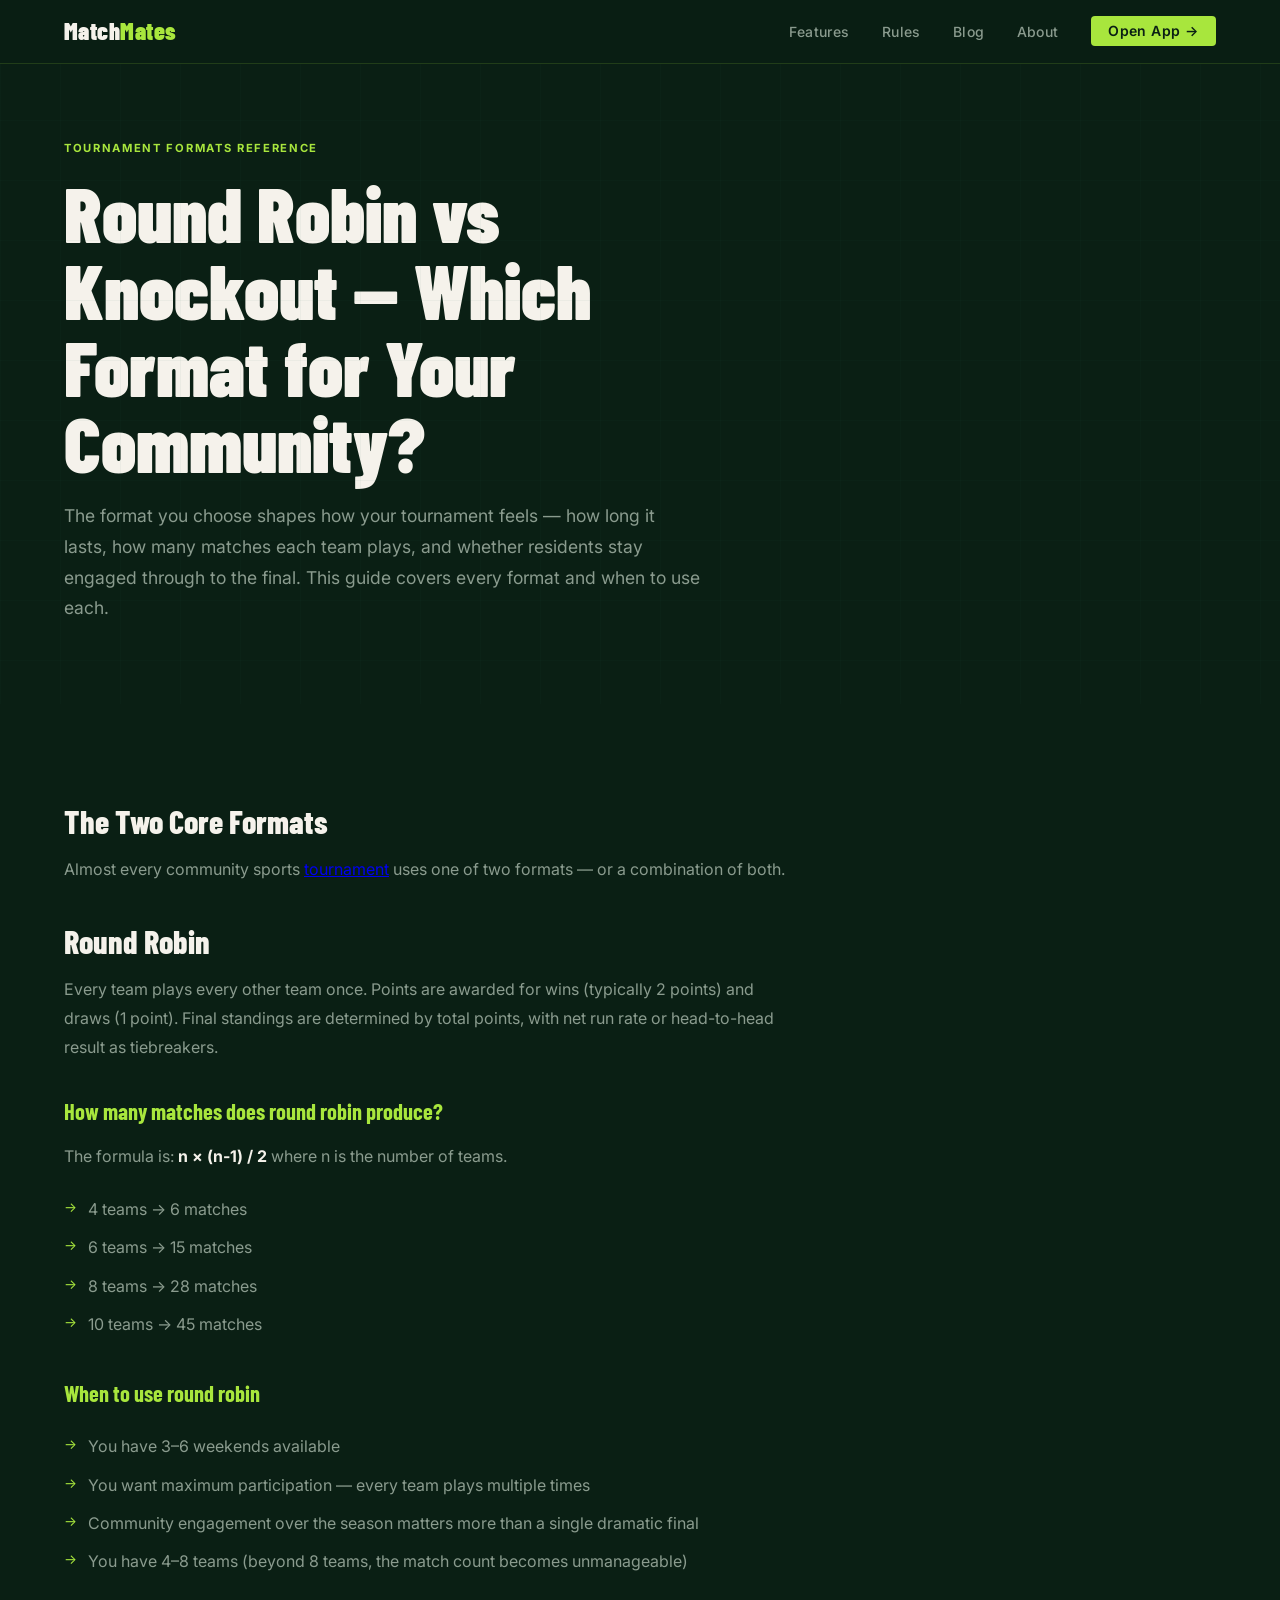
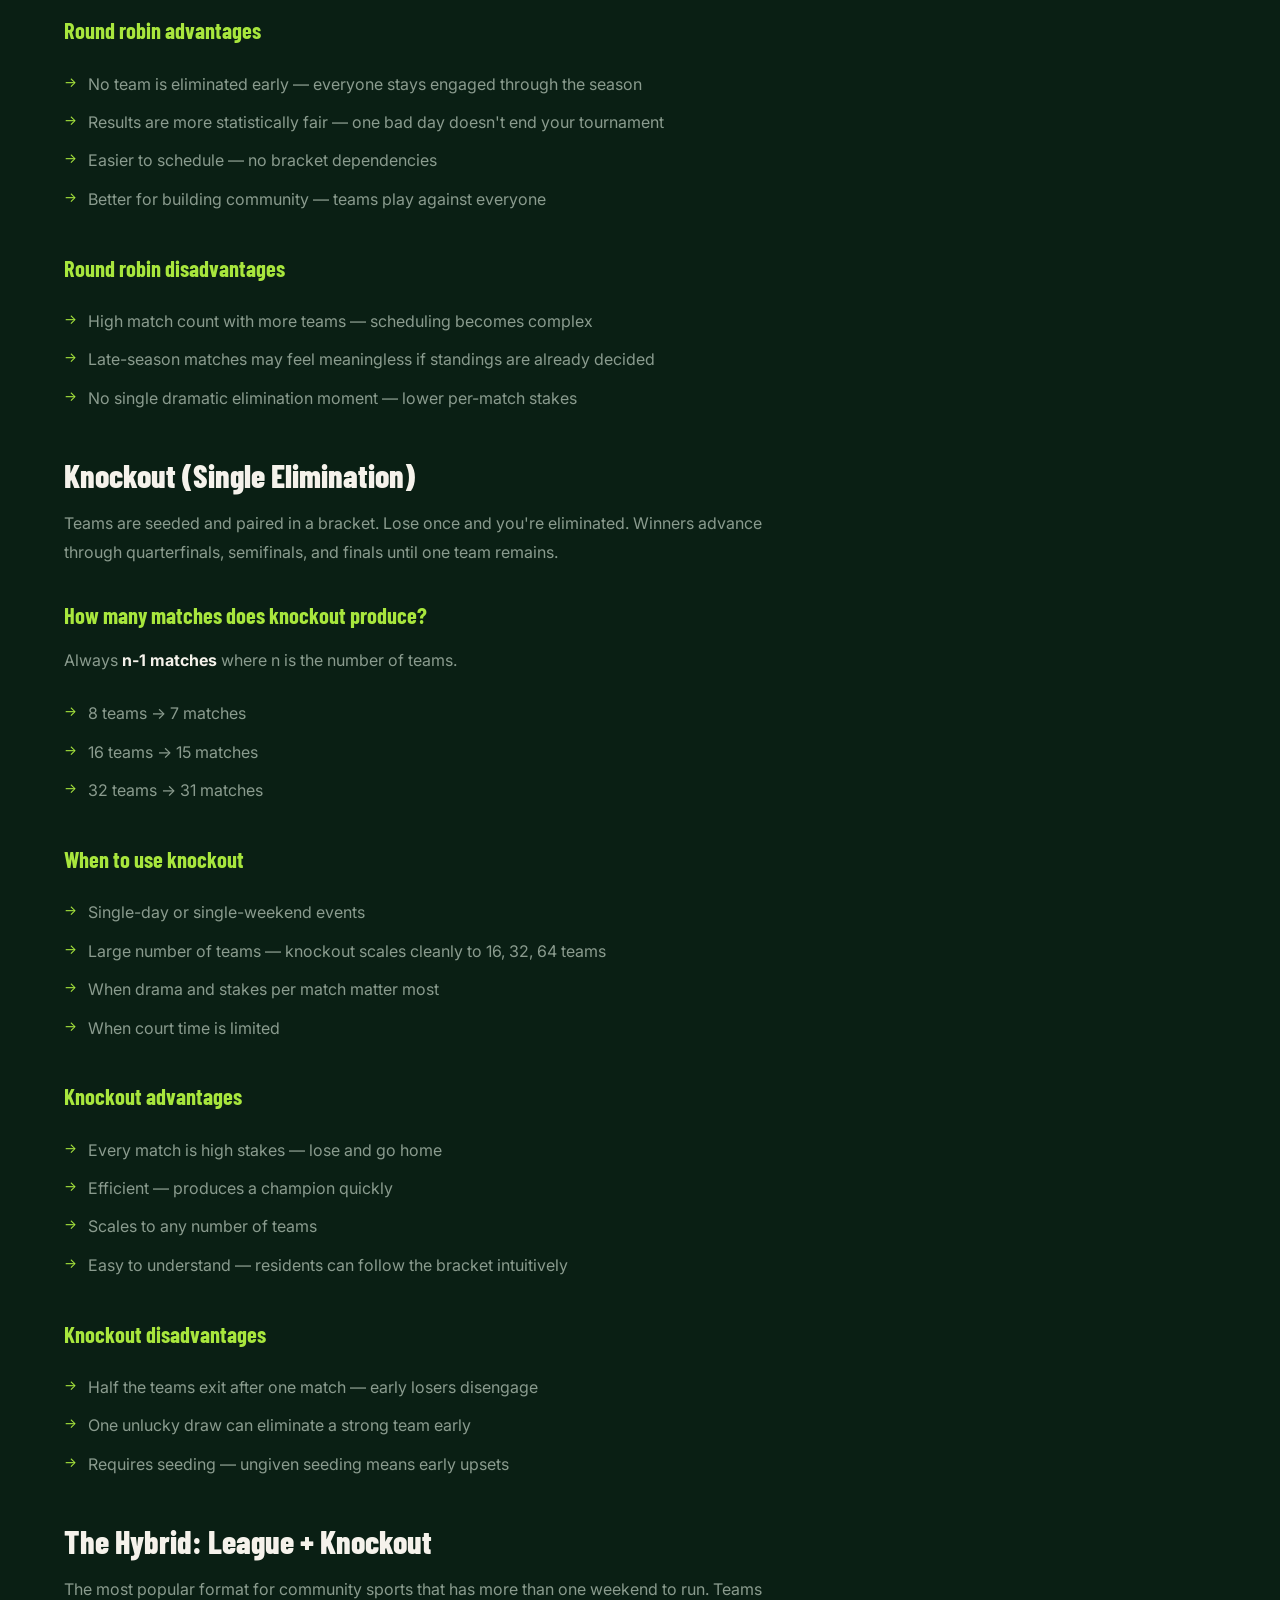
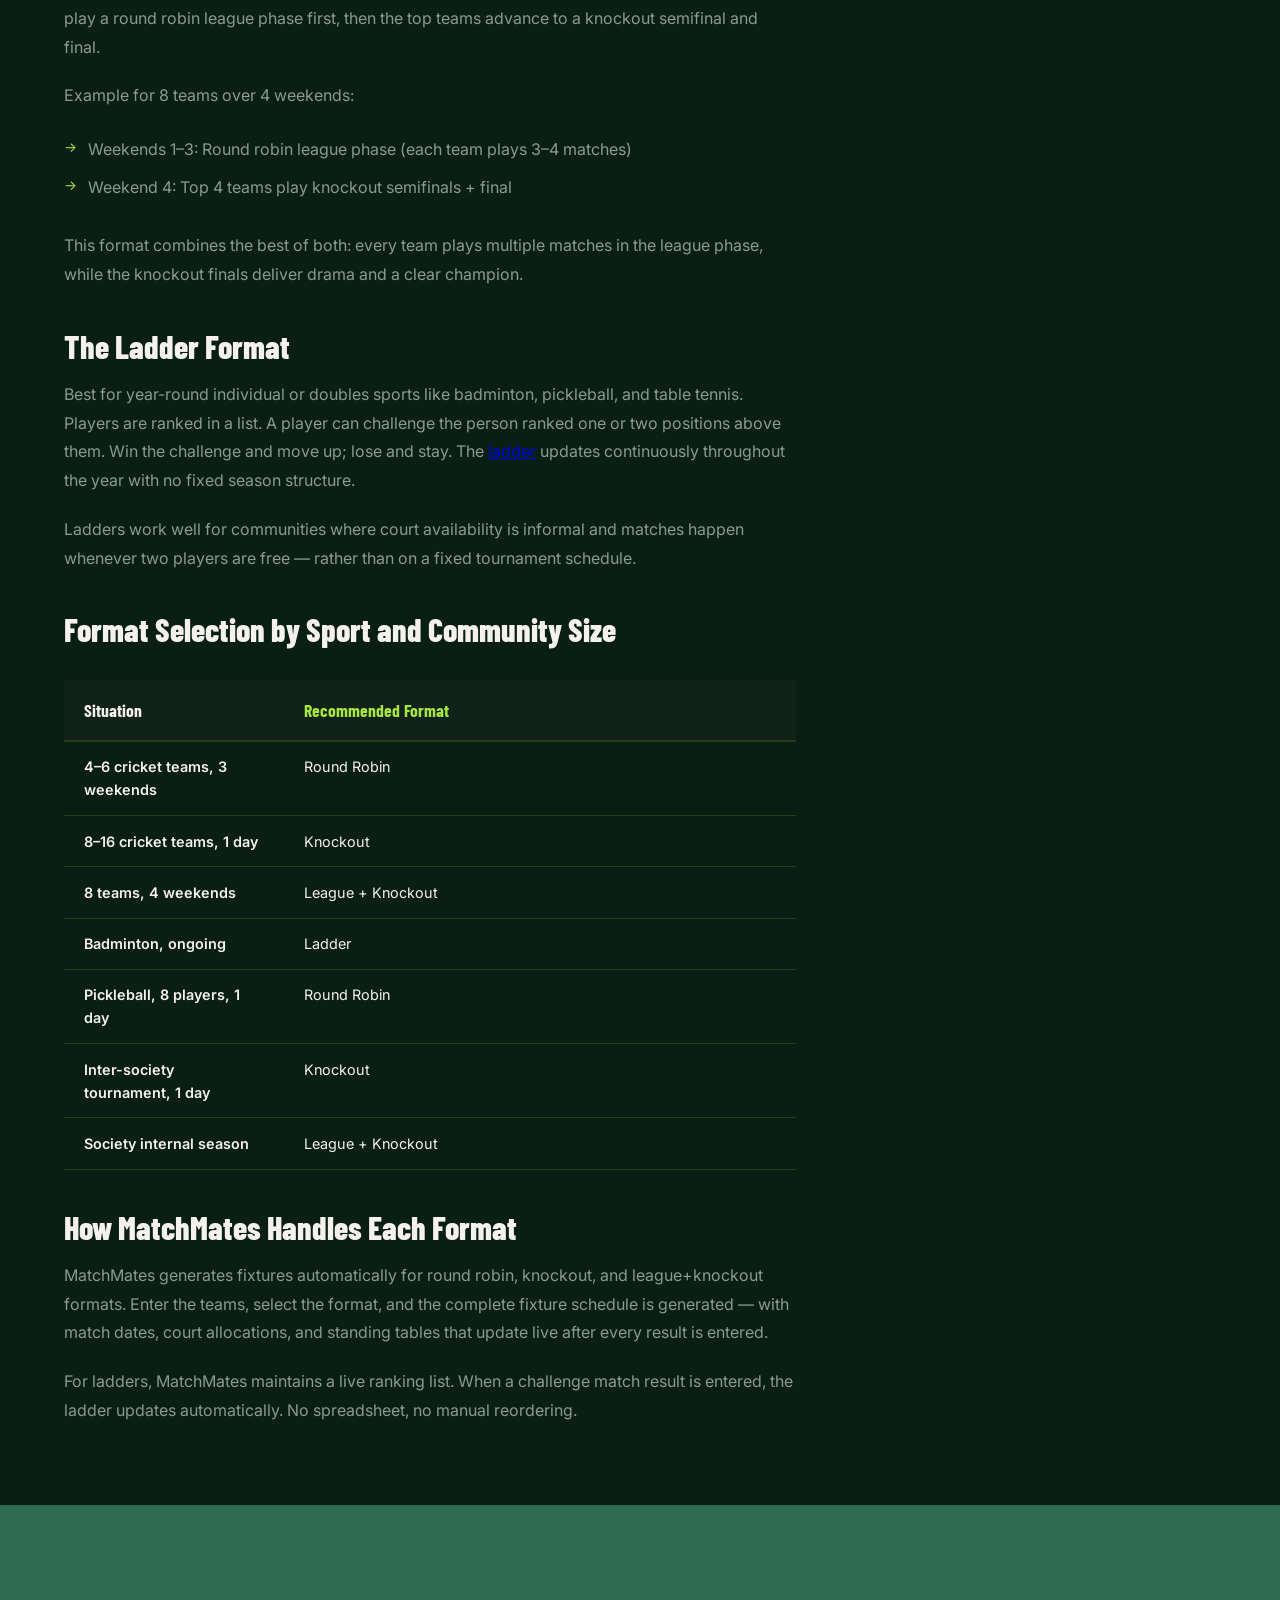
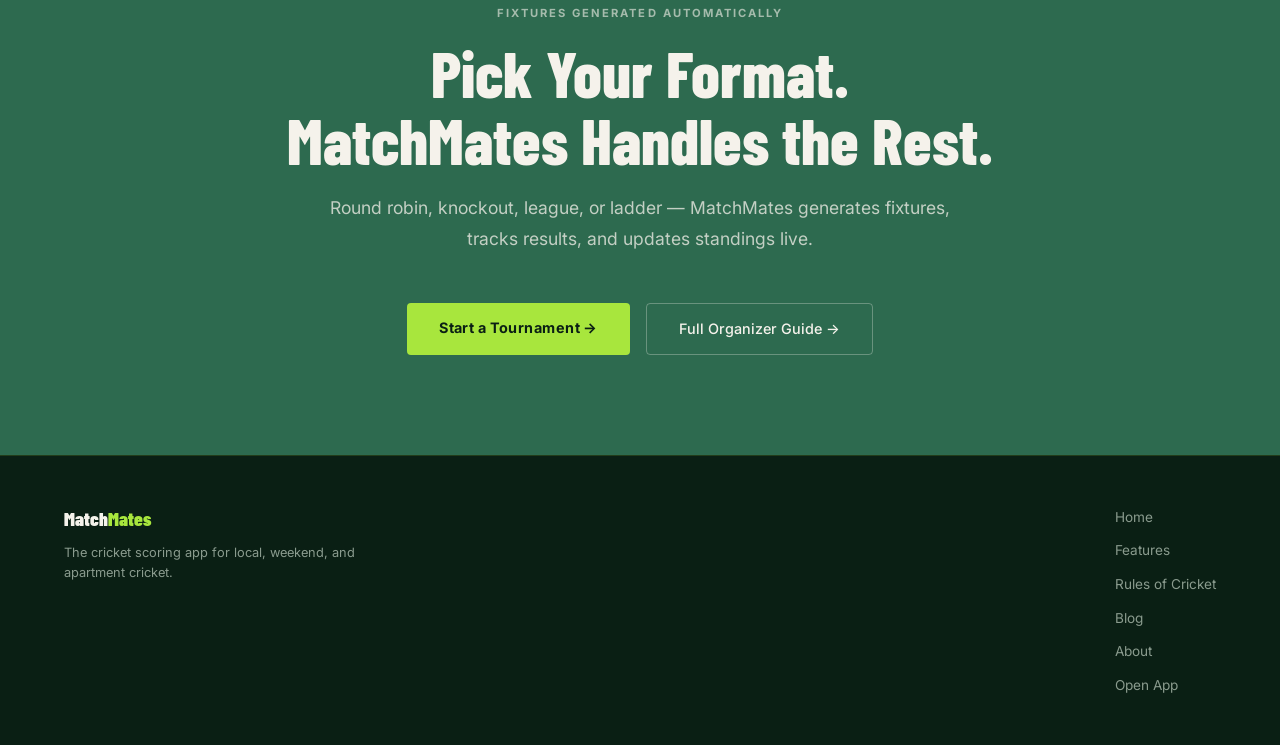
<file: pages/round-robin-vs-knockout.html>
<!DOCTYPE html>
<html lang="en">
<head>
  <meta charset="UTF-8">
  <meta name="viewport" content="width=device-width, initial-scale=1.0">
  <title>Round Robin vs Knockout Tournament Format — Community Sports Guide | MatchMates</title>
  <meta name="description" content="Round robin and knockout are the two most common tournament formats in community sports. This guide explains when to use each, how they work, and which format fits your community's constraints.">
  <meta name="keywords" content="round robin tournament format, knockout tournament community sports, tournament format guide India, apartment cricket tournament format, how to run round robin, community sports bracket">
  <link rel="canonical" href="https://nf2180.github.io/matchmates-web/pages/round-robin-vs-knockout.html">
  <link rel="stylesheet" href="../css/style.css">
  <script type="application/ld+json">
  {
    "@context": "https://schema.org",
    "@type": "Article",
    "headline": "Round Robin vs Knockout Tournament Format",
    "description": "A complete comparison of round robin and knockout tournament formats for community sports organizers.",
    "author": {"@type": "Organization", "name": "MatchMates"}
  }
  </script>
  <script type="application/ld+json">
  {
    "@context": "https://schema.org",
    "@type": "FAQPage",
    "mainEntity": [
      {
        "@type": "Question",
        "name": "What is a round robin tournament?",
        "acceptedAnswer": {
          "@type": "Answer",
          "text": "In a round robin tournament, every team or player plays every other team or player once. Final standings are determined by total points accumulated across all matches. Round robin ensures maximum participation — no team is eliminated early."
        }
      },
      {
        "@type": "Question",
        "name": "What is a knockout tournament?",
        "acceptedAnswer": {
          "@type": "Answer",
          "text": "In a knockout (single elimination) tournament, teams are paired in brackets. The loser of each match is eliminated. The winner advances until one team remains as champion. Knockout tournaments create high stakes per match but half the teams exit after round one."
        }
      },
      {
        "@type": "Question",
        "name": "Which tournament format is best for apartment cricket?",
        "acceptedAnswer": {
          "@type": "Answer",
          "text": "For apartment cricket with 4–8 teams and 2–4 weekends available, a round robin league format works best — everyone plays multiple matches, the format is easy to explain, and no team feels robbed by an early exit. For a single-day event, a knockout format or a combination of group stage plus knockout finals is more practical."
        }
      }
    ]
  }
  </script>
</head>
<body>

<nav>
  <a href="../index.html" class="nav-logo">Match<span>Mates</span></a>
  <ul class="nav-links">
    <li><a href="../features.html">Features</a></li>
    <li><a href="../rules.html">Rules</a></li>
    <li><a href="../blog.html">Blog</a></li>
    <li><a href="../about.html">About</a></li>
    <li><a href="https://nf2180.github.io/matchmates" class="nav-cta" target="_blank">Open App →</a></li>
  </ul>
</nav>

<header class="inner-hero">
  <div class="pitch-grid"></div>
  <p class="page-eyebrow">Tournament Formats Reference</p>
  <h1 class="page-title">Round Robin vs Knockout — Which Format for Your Community?</h1>
  <p class="page-intro">The format you choose shapes how your tournament feels — how long it lasts, how many matches each team plays, and whether residents stay engaged through to the final. This guide covers every format and when to use each.</p>
</header>

<article class="content-section">

  <h2>The Two Core Formats</h2>
  <p>Almost every community sports <a href="organize-tournament.html" title="How to Organize a Community Sports Tournament">tournament</a> uses one of two formats — or a combination of both.</p>

  <h2>Round Robin</h2>
  <p>Every team plays every other team once. Points are awarded for wins (typically 2 points) and draws (1 point). Final standings are determined by total points, with net run rate or head-to-head result as tiebreakers.</p>

  <h3>How many matches does round robin produce?</h3>
  <p>The formula is: <strong>n × (n-1) / 2</strong> where n is the number of teams.</p>
  <ul>
    <li>4 teams → 6 matches</li>
    <li>6 teams → 15 matches</li>
    <li>8 teams → 28 matches</li>
    <li>10 teams → 45 matches</li>
  </ul>

  <h3>When to use round robin</h3>
  <ul>
    <li>You have 3–6 weekends available</li>
    <li>You want maximum participation — every team plays multiple times</li>
    <li>Community engagement over the season matters more than a single dramatic final</li>
    <li>You have 4–8 teams (beyond 8 teams, the match count becomes unmanageable)</li>
  </ul>

  <h3>Round robin advantages</h3>
  <ul>
    <li>No team is eliminated early — everyone stays engaged through the season</li>
    <li>Results are more statistically fair — one bad day doesn't end your tournament</li>
    <li>Easier to schedule — no bracket dependencies</li>
    <li>Better for building community — teams play against everyone</li>
  </ul>

  <h3>Round robin disadvantages</h3>
  <ul>
    <li>High match count with more teams — scheduling becomes complex</li>
    <li>Late-season matches may feel meaningless if standings are already decided</li>
    <li>No single dramatic elimination moment — lower per-match stakes</li>
  </ul>

  <h2>Knockout (Single Elimination)</h2>
  <p>Teams are seeded and paired in a bracket. Lose once and you're eliminated. Winners advance through quarterfinals, semifinals, and finals until one team remains.</p>

  <h3>How many matches does knockout produce?</h3>
  <p>Always <strong>n-1 matches</strong> where n is the number of teams.</p>
  <ul>
    <li>8 teams → 7 matches</li>
    <li>16 teams → 15 matches</li>
    <li>32 teams → 31 matches</li>
  </ul>

  <h3>When to use knockout</h3>
  <ul>
    <li>Single-day or single-weekend events</li>
    <li>Large number of teams — knockout scales cleanly to 16, 32, 64 teams</li>
    <li>When drama and stakes per match matter most</li>
    <li>When court time is limited</li>
  </ul>

  <h3>Knockout advantages</h3>
  <ul>
    <li>Every match is high stakes — lose and go home</li>
    <li>Efficient — produces a champion quickly</li>
    <li>Scales to any number of teams</li>
    <li>Easy to understand — residents can follow the bracket intuitively</li>
  </ul>

  <h3>Knockout disadvantages</h3>
  <ul>
    <li>Half the teams exit after one match — early losers disengage</li>
    <li>One unlucky draw can eliminate a strong team early</li>
    <li>Requires seeding — ungiven seeding means early upsets</li>
  </ul>

  <h2>The Hybrid: League + Knockout</h2>
  <p>The most popular format for community sports that has more than one weekend to run. Teams play a round robin league phase first, then the top teams advance to a knockout semifinal and final.</p>

  <p>Example for 8 teams over 4 weekends:</p>
  <ul>
    <li>Weekends 1–3: Round robin league phase (each team plays 3–4 matches)</li>
    <li>Weekend 4: Top 4 teams play knockout semifinals + final</li>
  </ul>

  <p>This format combines the best of both: every team plays multiple matches in the league phase, while the knockout finals deliver drama and a clear champion.</p>

  <h2>The Ladder Format</h2>
  <p>Best for year-round individual or doubles sports like badminton, pickleball, and table tennis. Players are ranked in a list. A player can challenge the person ranked one or two positions above them. Win the challenge and move up; lose and stay. The <a href="sports-ladder.html" title="How Sports Ladders Work">ladder</a> updates continuously throughout the year with no fixed season structure.</p>

  <p>Ladders work well for communities where court availability is informal and matches happen whenever two players are free — rather than on a fixed tournament schedule.</p>

  <h2>Format Selection by Sport and Community Size</h2>

  <table class="compare-table">
    <thead>
      <tr>
        <th>Situation</th>
        <th>Recommended Format</th>
      </tr>
    </thead>
    <tbody>
      <tr>
        <td>4–6 cricket teams, 3 weekends</td>
        <td>Round Robin</td>
      </tr>
      <tr>
        <td>8–16 cricket teams, 1 day</td>
        <td>Knockout</td>
      </tr>
      <tr>
        <td>8 teams, 4 weekends</td>
        <td>League + Knockout</td>
      </tr>
      <tr>
        <td>Badminton, ongoing</td>
        <td>Ladder</td>
      </tr>
      <tr>
        <td>Pickleball, 8 players, 1 day</td>
        <td>Round Robin</td>
      </tr>
      <tr>
        <td>Inter-society tournament, 1 day</td>
        <td>Knockout</td>
      </tr>
      <tr>
        <td>Society internal season</td>
        <td>League + Knockout</td>
      </tr>
    </tbody>
  </table>

  <h2>How MatchMates Handles Each Format</h2>
  <p>MatchMates generates fixtures automatically for round robin, knockout, and league+knockout formats. Enter the teams, select the format, and the complete fixture schedule is generated — with match dates, court allocations, and standing tables that update live after every result is entered.</p>

  <p>For ladders, MatchMates maintains a live ranking list. When a challenge match result is entered, the ladder updates automatically. No spreadsheet, no manual reordering.</p>

</article>

<section class="cta-section">
  <p class="section-eyebrow" style="color:rgba(245,242,235,0.6)">Fixtures Generated Automatically</p>
  <h2 class="section-title">Pick Your Format.<br>MatchMates Handles the Rest.</h2>
  <p class="section-lead">Round robin, knockout, league, or ladder — MatchMates generates fixtures, tracks results, and updates standings live.</p>
  <div class="hero-actions" style="justify-content:center">
    <a href="https://nf2180.github.io/matchmates" class="btn-primary" target="_blank">Start a Tournament →</a>
    <a href="organize-tournament.html" class="btn-secondary" style="border-color:rgba(245,242,235,0.3);color:var(--white)">Full Organizer Guide →</a>
  </div>
</section>

<footer>
  <div>
    <p class="footer-brand">Match<span>Mates</span></p>
    <p class="footer-desc">The cricket scoring app for local, weekend, and apartment cricket.</p>
  </div>
  <ul class="footer-links">
    <li><a href="../index.html">Home</a></li>
    <li><a href="../features.html">Features</a></li>
    <li><a href="../rules.html">Rules of Cricket</a></li>
    <li><a href="../blog.html">Blog</a></li>
    <li><a href="../about.html">About</a></li>
    <li><a href="https://nf2180.github.io/matchmates" target="_blank">Open App</a></li>
  </ul>
</footer>

</body>
</html>
</file>
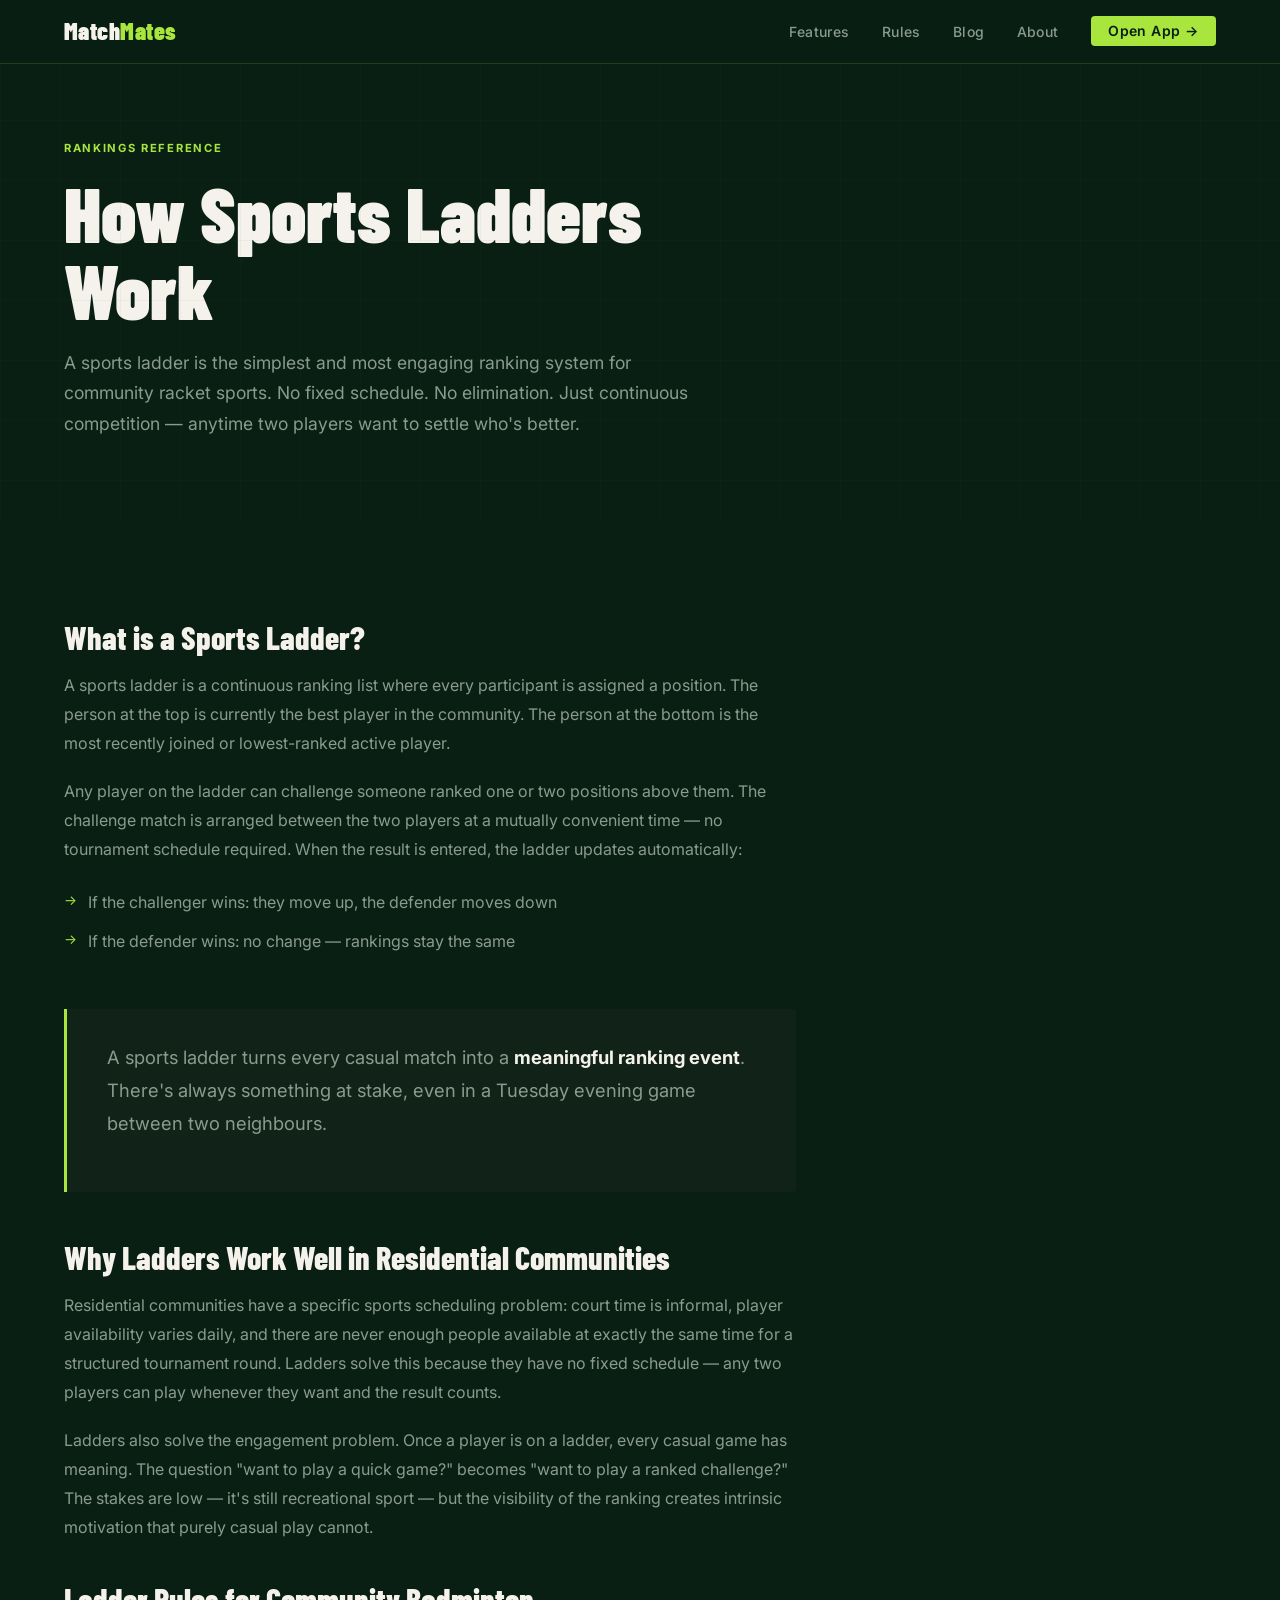
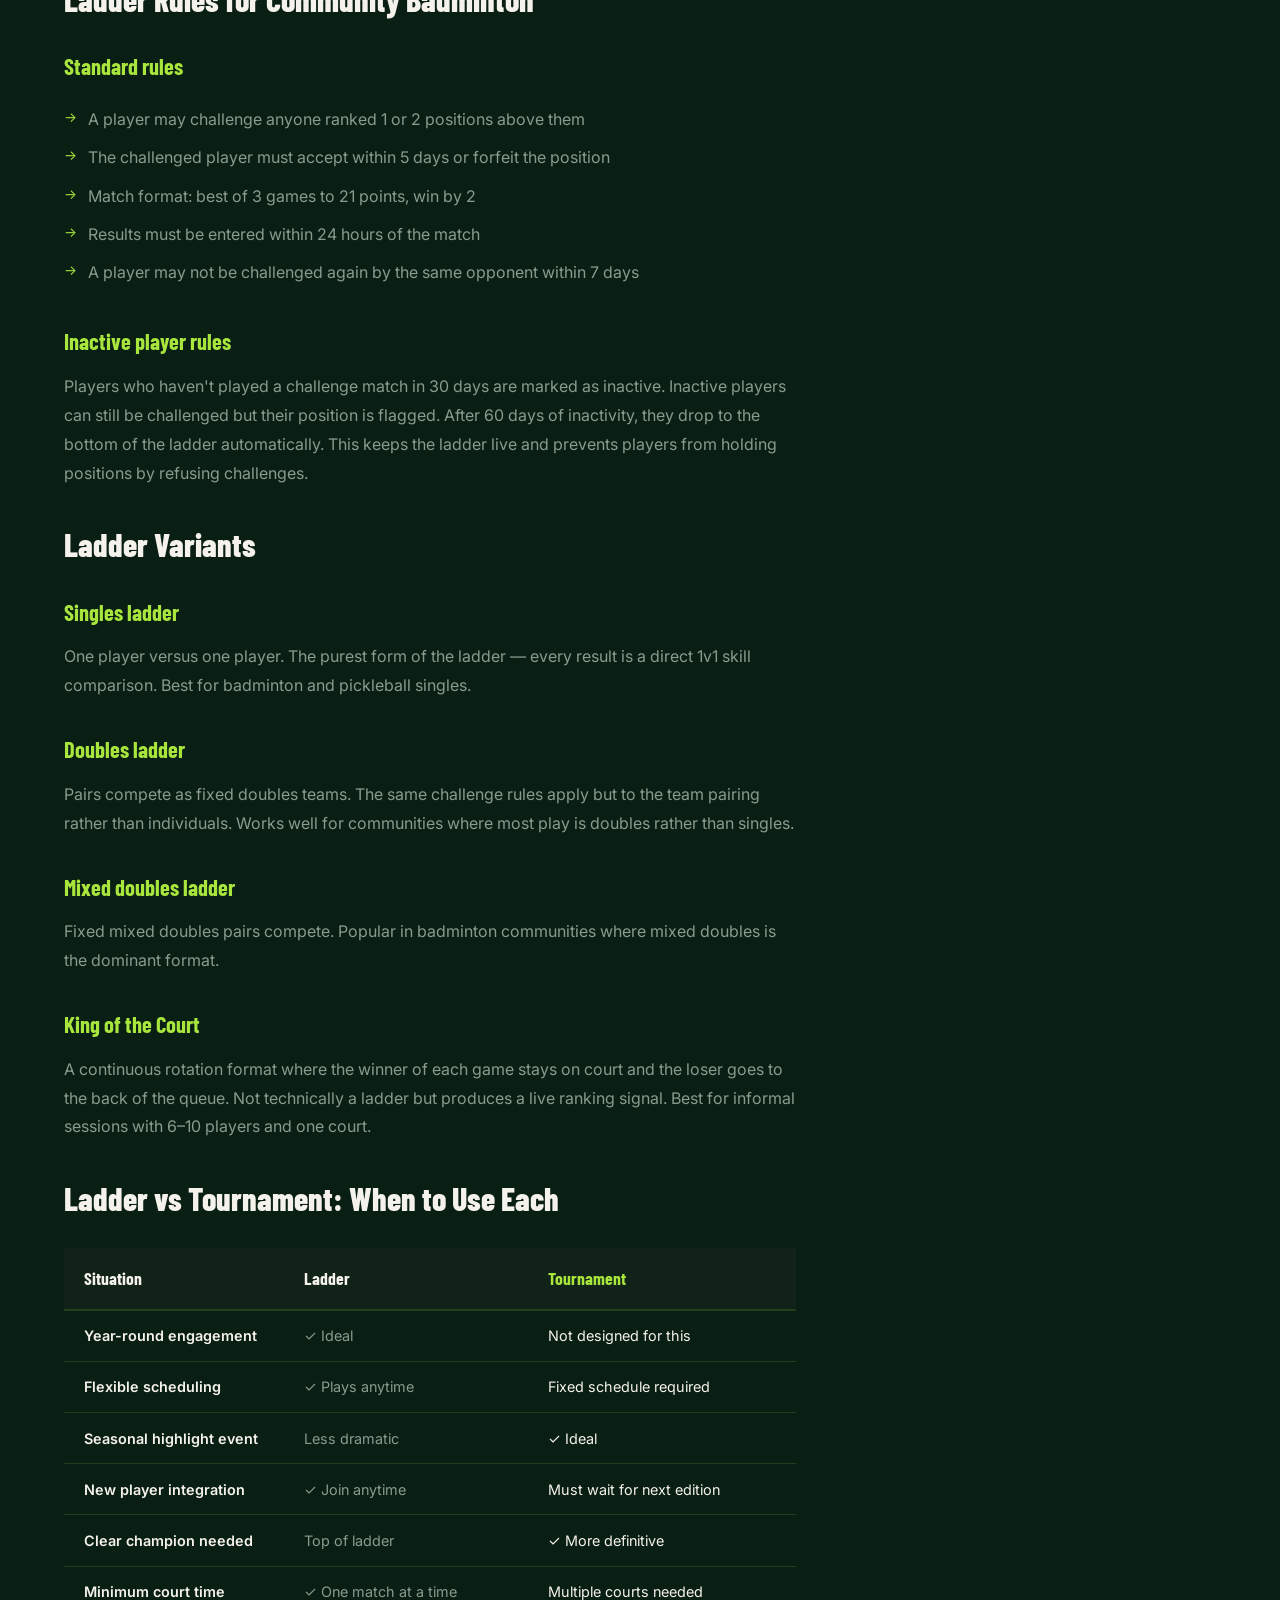
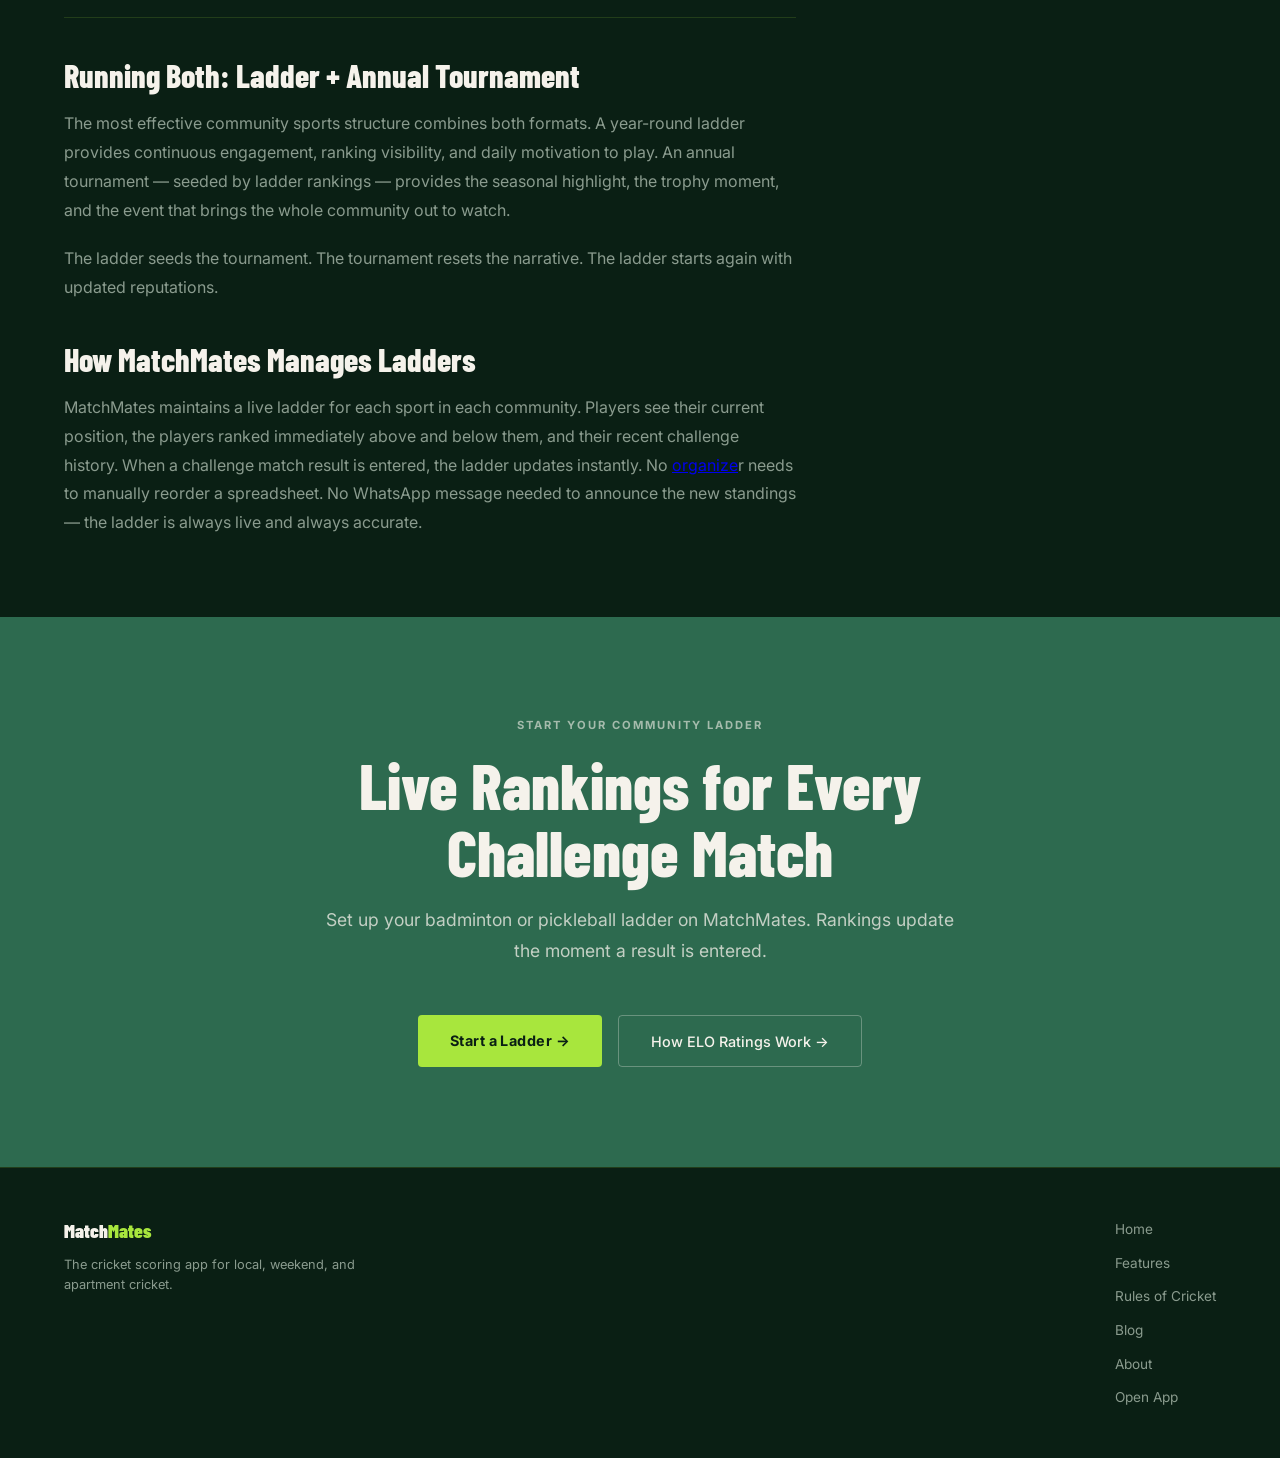
<file: pages/sports-ladder.html>
<!DOCTYPE html>
<html lang="en">
<head>
  <meta charset="UTF-8">
  <meta name="viewport" content="width=device-width, initial-scale=1.0">
  <title>How Sports Ladders Work — Community Badminton and Pickleball Rankings | MatchMates</title>
  <meta name="description" content="A sports ladder is a continuous ranking system where players challenge those ranked above them. This guide explains how ladder rankings work for community badminton, pickleball, and table tennis.">
  <meta name="keywords" content="sports ladder ranking, badminton ladder community, pickleball ladder system, apartment badminton ranking, how sports ladder works, community sports ranking system India">
  <link rel="canonical" href="https://nf2180.github.io/matchmates-web/pages/sports-ladder.html">
  <link rel="stylesheet" href="../css/style.css">
  <script type="application/ld+json">
  {
    "@context": "https://schema.org",
    "@type": "Article",
    "headline": "How Sports Ladders Work",
    "description": "A sports ladder is a continuous ranking format where players challenge those ranked above them. Ideal for badminton, pickleball, and table tennis in residential communities.",
    "author": {"@type": "Organization", "name": "MatchMates"},
    "about": {
      "@type": "DefinedTerm",
      "name": "Sports Ladder",
      "description": "A continuous ranking system where participants are ordered in a list and can challenge those ranked above them. A successful challenge moves the challenger up and the defender down. Used for individual and doubles racket sports in community settings.",
      "inDefinedTermSet": "MatchMates Sports Glossary"
    }
  }
  </script>
  <script type="application/ld+json">
  {
    "@context": "https://schema.org",
    "@type": "FAQPage",
    "mainEntity": [
      {
        "@type": "Question",
        "name": "What is a sports ladder?",
        "acceptedAnswer": {
          "@type": "Answer",
          "text": "A sports ladder is a continuous ranking system where participants are listed in order of skill. Any player can challenge someone ranked one or two positions above them. Win the challenge and move up; lose and stay where you are. The ladder updates continuously — there is no fixed season or tournament schedule."
        }
      },
      {
        "@type": "Question",
        "name": "How does a badminton ladder work in an apartment complex?",
        "acceptedAnswer": {
          "@type": "Answer",
          "text": "In an apartment complex badminton ladder, all active players are listed by ranking. Any player can challenge the person ranked 1 or 2 spots above them. They arrange the match at a mutually convenient time on the available court. The result is entered into MatchMates, and the ladder updates automatically. The top of the ladder represents the current best player in the community."
        }
      },
      {
        "@type": "Question",
        "name": "What is the difference between a ladder and a tournament?",
        "acceptedAnswer": {
          "@type": "Answer",
          "text": "A tournament has a fixed start and end date, a defined set of participants, and produces a champion at the end. A ladder runs continuously throughout the year with no fixed end date. Players can join and leave the ladder at any time, and rankings update after every challenge match. Ladders are better for year-round engagement; tournaments are better for seasonal highlights."
        }
      }
    ]
  }
  </script>
</head>
<body>

<nav>
  <a href="../index.html" class="nav-logo">Match<span>Mates</span></a>
  <ul class="nav-links">
    <li><a href="../features.html">Features</a></li>
    <li><a href="../rules.html">Rules</a></li>
    <li><a href="../blog.html">Blog</a></li>
    <li><a href="../about.html">About</a></li>
    <li><a href="https://nf2180.github.io/matchmates" class="nav-cta" target="_blank">Open App →</a></li>
  </ul>
</nav>

<header class="inner-hero">
  <div class="pitch-grid"></div>
  <p class="page-eyebrow">Rankings Reference</p>
  <h1 class="page-title">How Sports Ladders Work</h1>
  <p class="page-intro">A sports ladder is the simplest and most engaging ranking system for community racket sports. No fixed schedule. No elimination. Just continuous competition — anytime two players want to settle who's better.</p>
</header>

<article class="content-section">

  <h2>What is a Sports Ladder?</h2>
  <p>A sports ladder is a continuous ranking list where every participant is assigned a position. The person at the top is currently the best player in the community. The person at the bottom is the most recently joined or lowest-ranked active player.</p>

  <p>Any player on the ladder can challenge someone ranked one or two positions above them. The challenge match is arranged between the two players at a mutually convenient time — no tournament schedule required. When the result is entered, the ladder updates automatically:</p>
  <ul>
    <li>If the challenger wins: they move up, the defender moves down</li>
    <li>If the defender wins: no change — rankings stay the same</li>
  </ul>

  <div class="definition-block">
    <p>A sports ladder turns every casual match into a <strong>meaningful ranking event</strong>. There's always something at stake, even in a Tuesday evening game between two neighbours.</p>
  </div>

  <h2>Why Ladders Work Well in Residential Communities</h2>
  <p>Residential communities have a specific sports scheduling problem: court time is informal, player availability varies daily, and there are never enough people available at exactly the same time for a structured tournament round. Ladders solve this because they have no fixed schedule — any two players can play whenever they want and the result counts.</p>

  <p>Ladders also solve the engagement problem. Once a player is on a ladder, every casual game has meaning. The question "want to play a quick game?" becomes "want to play a ranked challenge?" The stakes are low — it's still recreational sport — but the visibility of the ranking creates intrinsic motivation that purely casual play cannot.</p>

  <h2>Ladder Rules for Community Badminton</h2>

  <h3>Standard rules</h3>
  <ul>
    <li>A player may challenge anyone ranked 1 or 2 positions above them</li>
    <li>The challenged player must accept within 5 days or forfeit the position</li>
    <li>Match format: best of 3 games to 21 points, win by 2</li>
    <li>Results must be entered within 24 hours of the match</li>
    <li>A player may not be challenged again by the same opponent within 7 days</li>
  </ul>

  <h3>Inactive player rules</h3>
  <p>Players who haven't played a challenge match in 30 days are marked as inactive. Inactive players can still be challenged but their position is flagged. After 60 days of inactivity, they drop to the bottom of the ladder automatically. This keeps the ladder live and prevents players from holding positions by refusing challenges.</p>

  <h2>Ladder Variants</h2>

  <h3>Singles ladder</h3>
  <p>One player versus one player. The purest form of the ladder — every result is a direct 1v1 skill comparison. Best for badminton and pickleball singles.</p>

  <h3>Doubles ladder</h3>
  <p>Pairs compete as fixed doubles teams. The same challenge rules apply but to the team pairing rather than individuals. Works well for communities where most play is doubles rather than singles.</p>

  <h3>Mixed doubles ladder</h3>
  <p>Fixed mixed doubles pairs compete. Popular in badminton communities where mixed doubles is the dominant format.</p>

  <h3>King of the Court</h3>
  <p>A continuous rotation format where the winner of each game stays on court and the loser goes to the back of the queue. Not technically a ladder but produces a live ranking signal. Best for informal sessions with 6–10 players and one court.</p>

  <h2>Ladder vs Tournament: When to Use Each</h2>

  <table class="compare-table">
    <thead>
      <tr>
        <th>Situation</th>
        <th>Ladder</th>
        <th>Tournament</th>
      </tr>
    </thead>
    <tbody>
      <tr>
        <td>Year-round engagement</td>
        <td>✓ Ideal</td>
        <td>Not designed for this</td>
      </tr>
      <tr>
        <td>Flexible scheduling</td>
        <td>✓ Plays anytime</td>
        <td>Fixed schedule required</td>
      </tr>
      <tr>
        <td>Seasonal highlight event</td>
        <td>Less dramatic</td>
        <td>✓ Ideal</td>
      </tr>
      <tr>
        <td>New player integration</td>
        <td>✓ Join anytime</td>
        <td>Must wait for next edition</td>
      </tr>
      <tr>
        <td>Clear champion needed</td>
        <td>Top of ladder</td>
        <td>✓ More definitive</td>
      </tr>
      <tr>
        <td>Minimum court time</td>
        <td>✓ One match at a time</td>
        <td>Multiple courts needed</td>
      </tr>
    </tbody>
  </table>

  <h2>Running Both: Ladder + Annual Tournament</h2>
  <p>The most effective community sports structure combines both formats. A year-round ladder provides continuous engagement, ranking visibility, and daily motivation to play. An annual tournament — seeded by ladder rankings — provides the seasonal highlight, the trophy moment, and the event that brings the whole community out to watch.</p>

  <p>The ladder seeds the tournament. The tournament resets the narrative. The ladder starts again with updated reputations.</p>

  <h2>How MatchMates Manages Ladders</h2>
  <p>MatchMates maintains a live ladder for each sport in each community. Players see their current position, the players ranked immediately above and below them, and their recent challenge history. When a challenge match result is entered, the ladder updates instantly. No <a href="organize-tournament.html" title="How to Organize a Community Sports Tournament">organize</a>r needs to manually reorder a spreadsheet. No WhatsApp message needed to announce the new standings — the ladder is always live and always accurate.</p>

</article>

<section class="cta-section">
  <p class="section-eyebrow" style="color:rgba(245,242,235,0.6)">Start Your Community Ladder</p>
  <h2 class="section-title">Live Rankings for Every<br>Challenge Match</h2>
  <p class="section-lead">Set up your badminton or pickleball ladder on MatchMates. Rankings update the moment a result is entered.</p>
  <div class="hero-actions" style="justify-content:center">
    <a href="https://nf2180.github.io/matchmates" class="btn-primary" target="_blank">Start a Ladder →</a>
    <a href="elo-rating.html" class="btn-secondary" style="border-color:rgba(245,242,235,0.3);color:var(--white)">How ELO Ratings Work →</a>
  </div>
</section>

<footer>
  <div>
    <p class="footer-brand">Match<span>Mates</span></p>
    <p class="footer-desc">The cricket scoring app for local, weekend, and apartment cricket.</p>
  </div>
  <ul class="footer-links">
    <li><a href="../index.html">Home</a></li>
    <li><a href="../features.html">Features</a></li>
    <li><a href="../rules.html">Rules of Cricket</a></li>
    <li><a href="../blog.html">Blog</a></li>
    <li><a href="../about.html">About</a></li>
    <li><a href="https://nf2180.github.io/matchmates" target="_blank">Open App</a></li>
  </ul>
</footer>

</body>
</html>
</file>
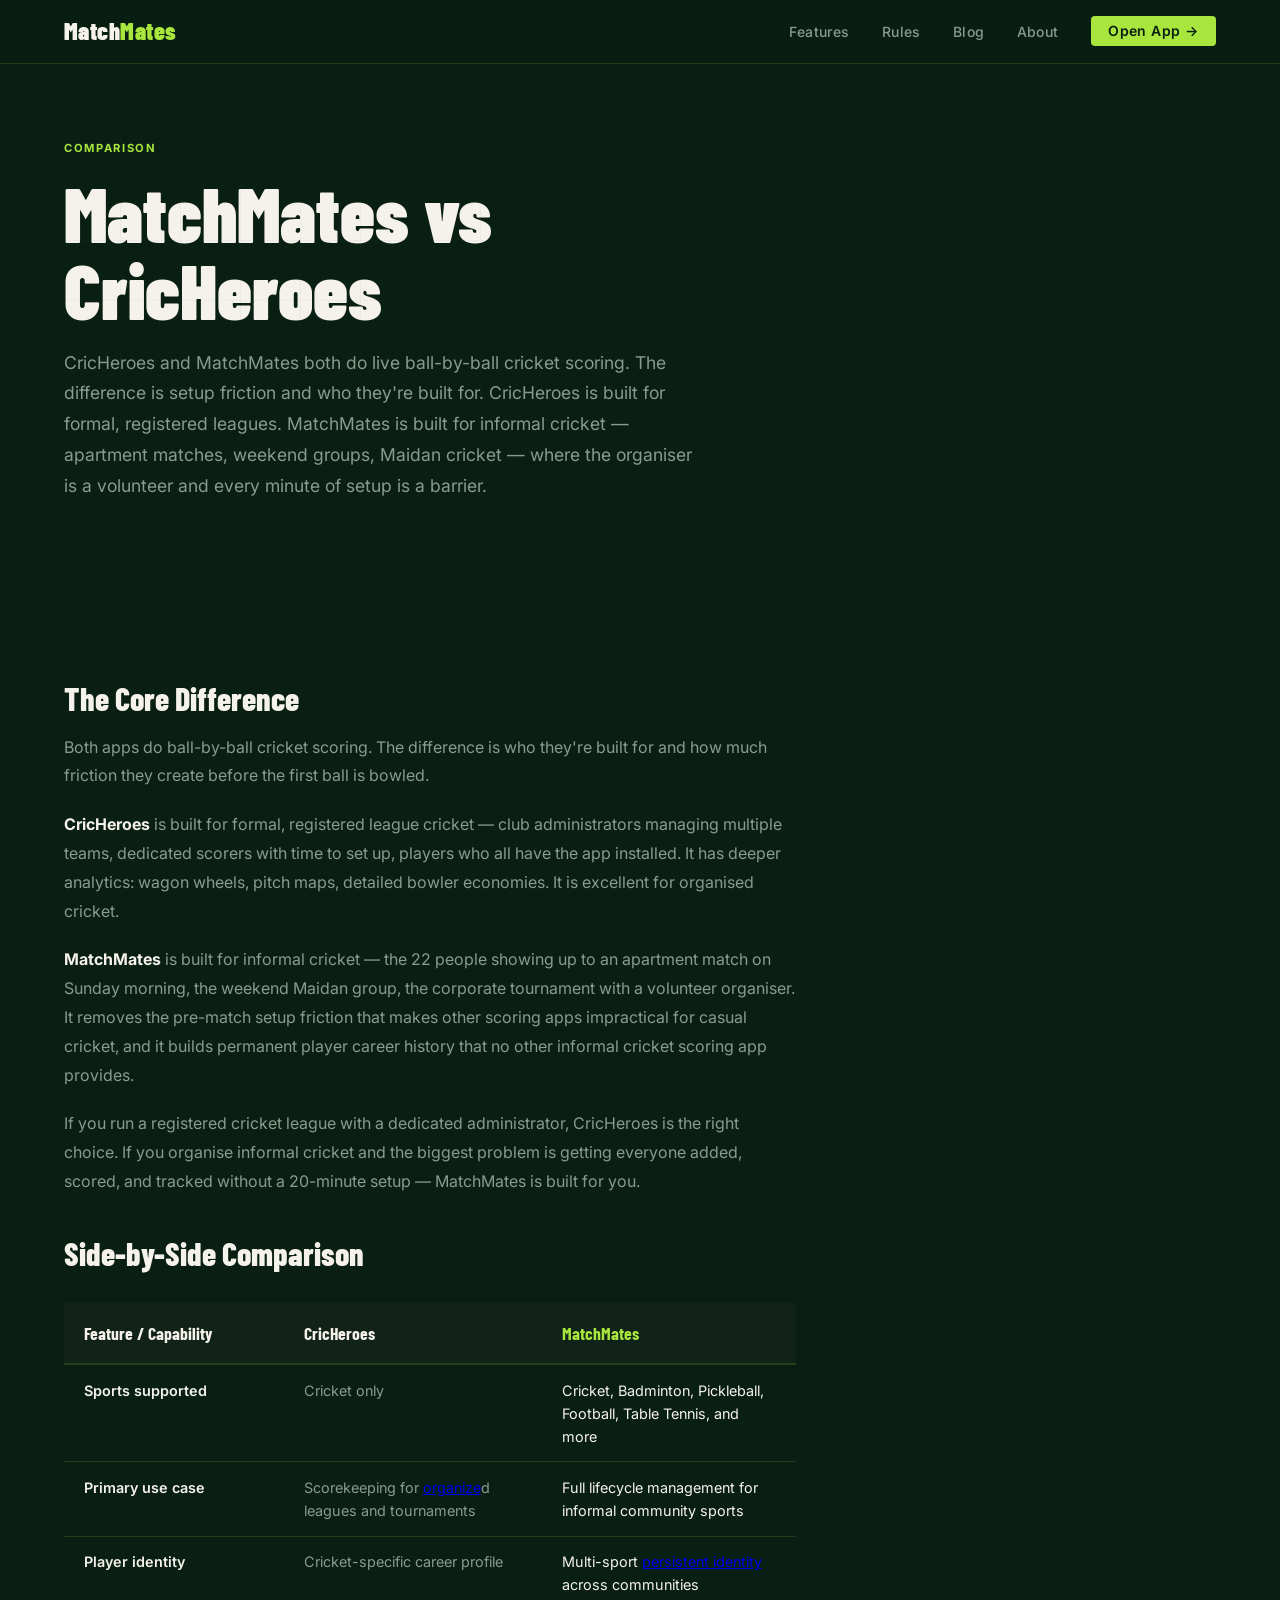
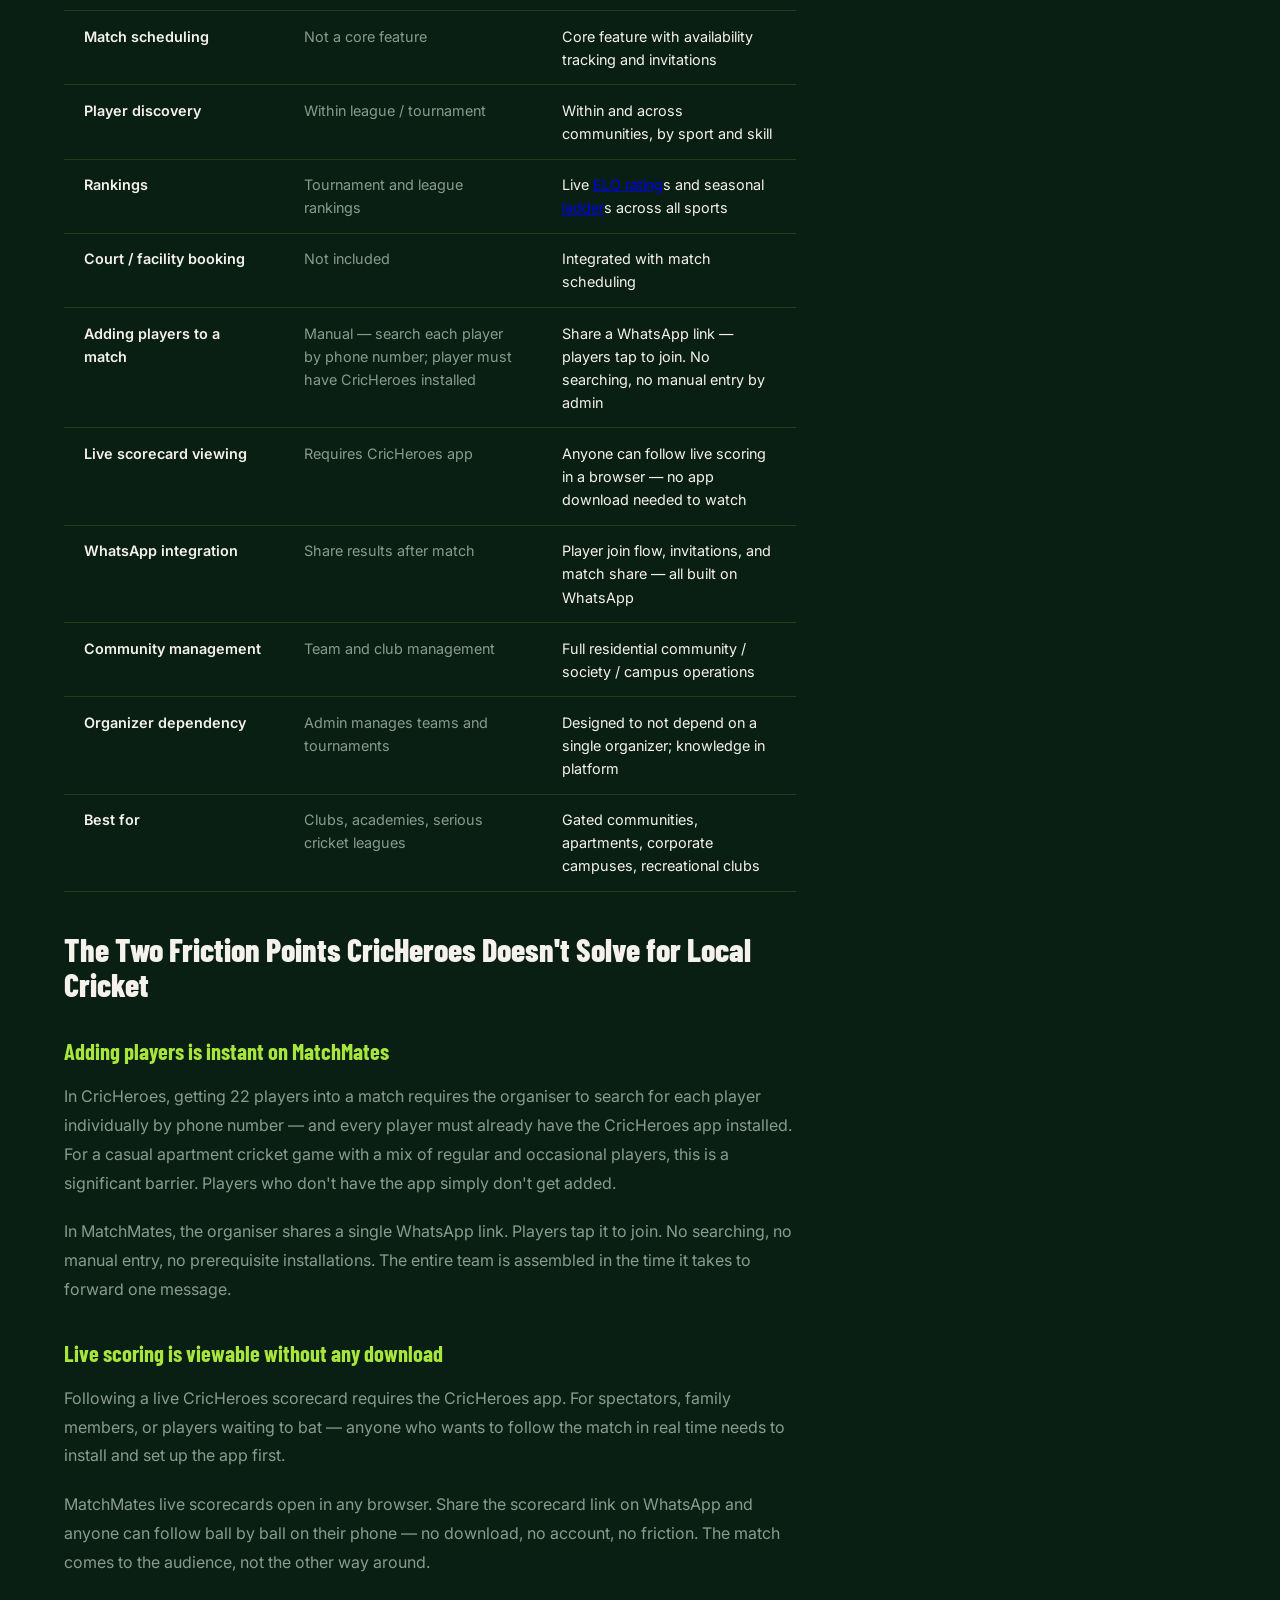
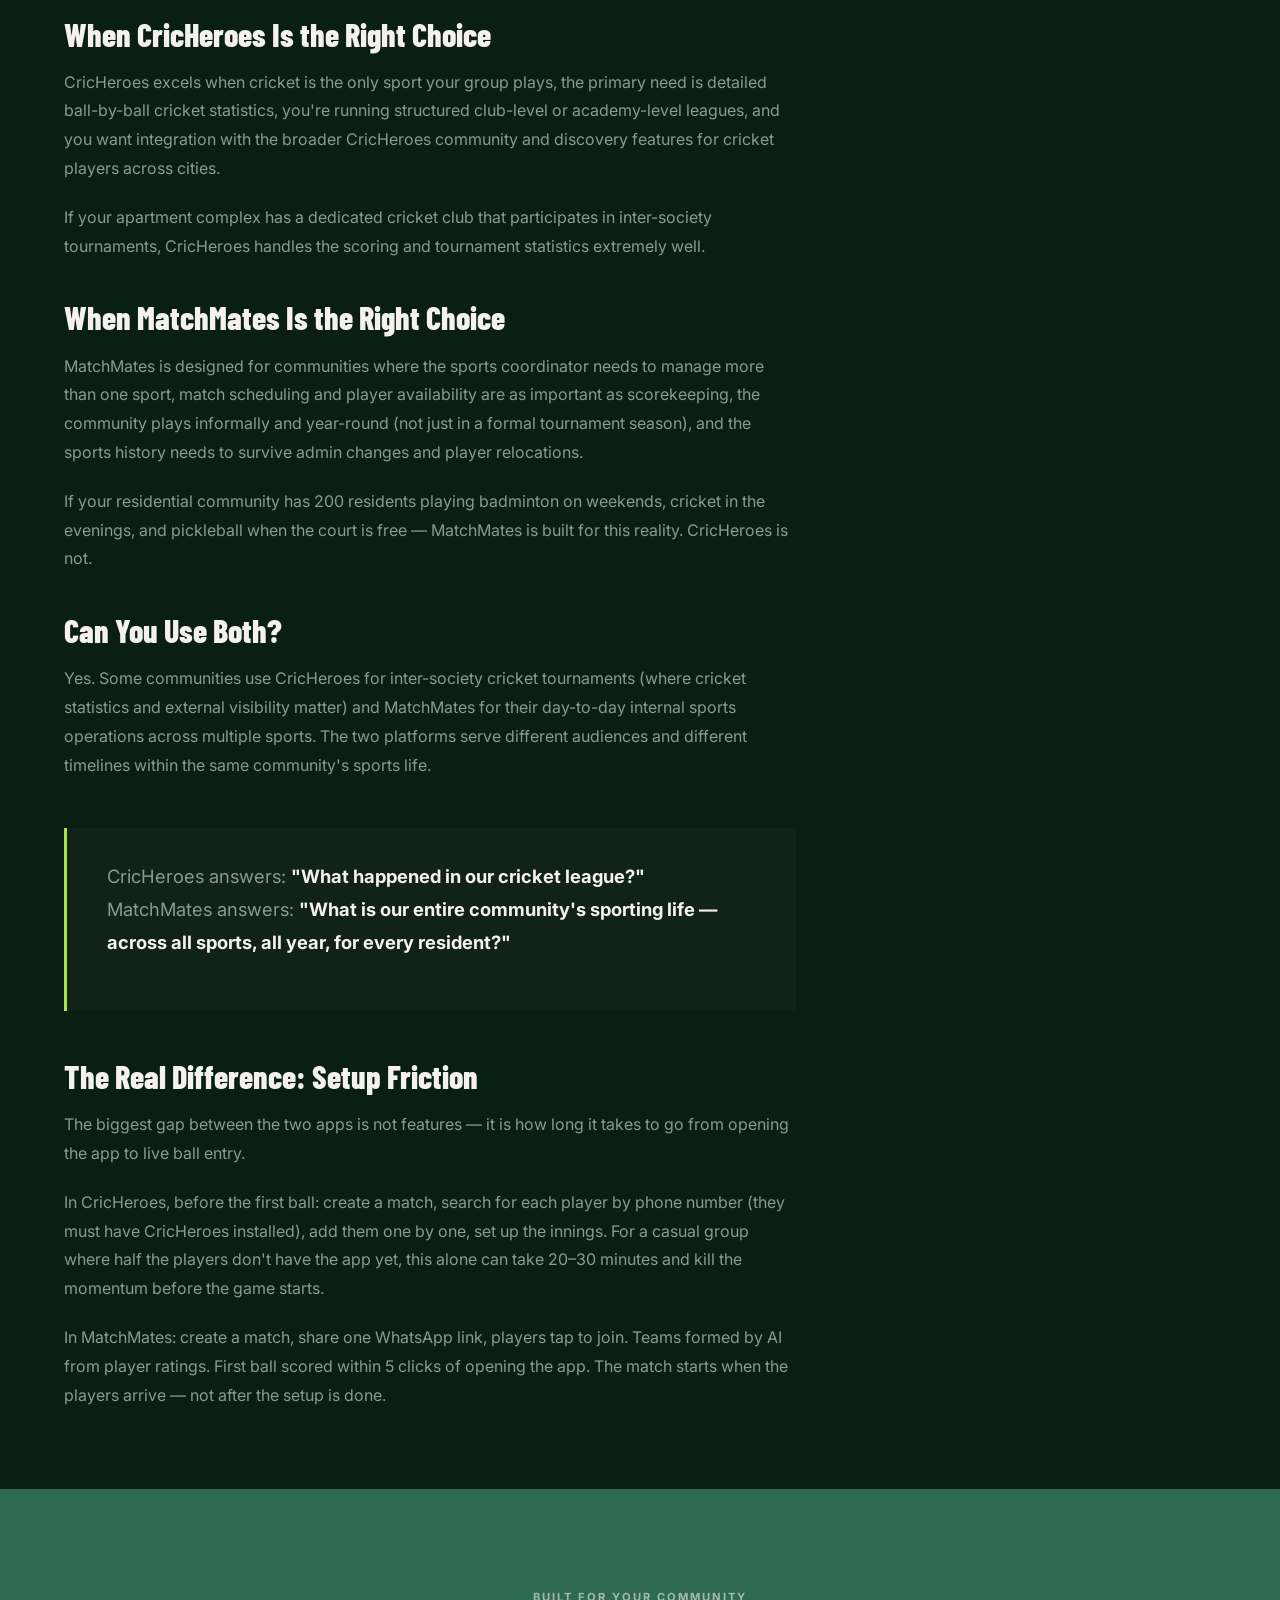
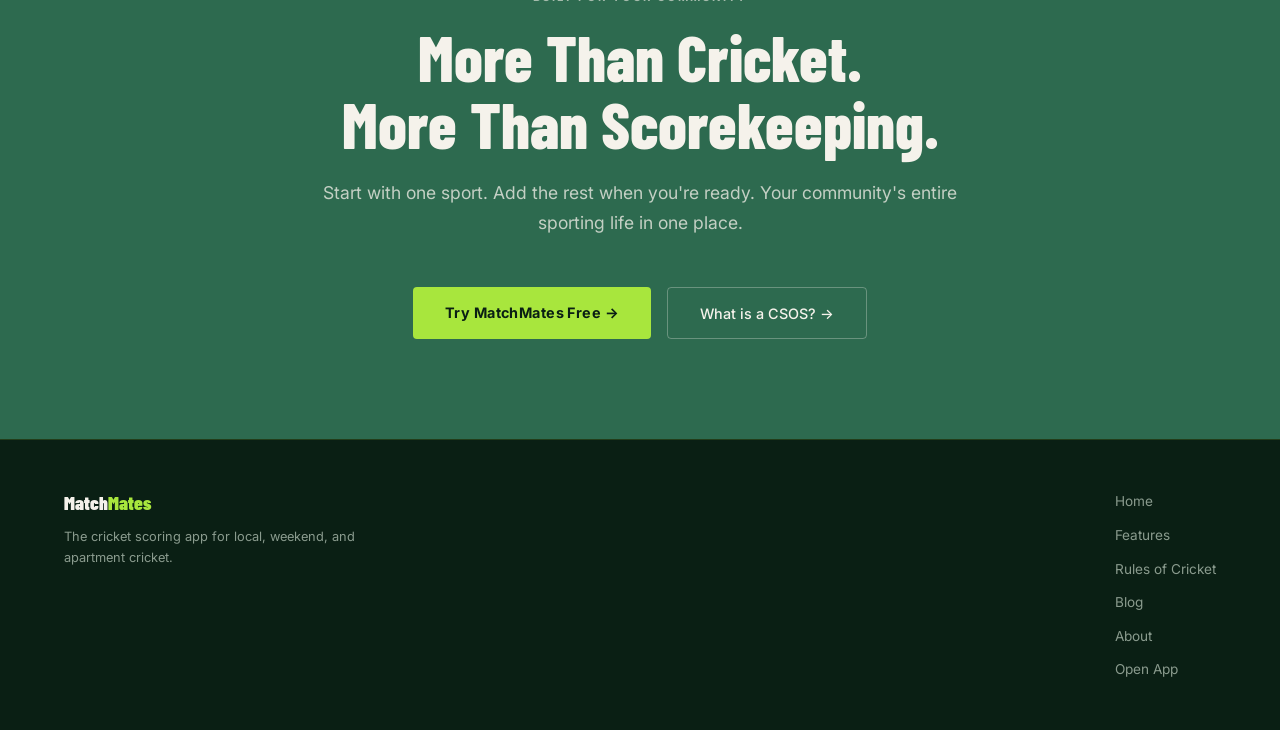
<file: pages/vs-cricheroes.html>
<!DOCTYPE html>
<html lang="en">
<head>
  <meta charset="UTF-8">
  <meta name="viewport" content="width=device-width, initial-scale=1.0">
  <title>MatchMates vs CricHeroes — Which is Right for Your Community?</title>
  <meta name="description" content="MatchMates and CricHeroes both do ball-by-ball cricket scoring. MatchMates requires fewer steps to start, lets players join via WhatsApp link, and lets anyone follow the live scorecard without downloading an app.">
  <meta name="keywords" content="MatchMates vs CricHeroes, CricHeroes alternative, community cricket app, apartment cricket scoring, multi-sport community app, cricket scoring app India comparison">
  <link rel="canonical" href="https://nf2180.github.io/matchmates-web/pages/vs-cricheroes.html">
  <link rel="stylesheet" href="../css/style.css">
  <!-- Google Analytics -->
  <script async src="https://www.googletagmanager.com/gtag/js?id=G-YB123FQ53Y"></script>
  <script>
    window.dataLayer = window.dataLayer || [];
    function gtag(){dataLayer.push(arguments);}
    gtag("js", new Date());
    gtag("config", "G-YB123FQ53Y");
  </script>

  <script type="application/ld+json">
  {
  "@context": "https://schema.org",
  "@type": "Article",
  "headline": "MatchMates vs CricHeroes \u2014 Which is Right for Your Community?",
  "description": "CricHeroes and MatchMates both score cricket matches but are built for fundamentally different jobs. This comparison explains the difference between a cricket scorekeeping platform and a community sports operating system.",
  "author": {
    "@type": "Organization",
    "name": "MatchMates"
  }
}
  </script>
</head>
<body>

<nav>
  <a href="../index.html" class="nav-logo">Match<span>Mates</span></a>
  <ul class="nav-links">
    <li><a href="../features.html">Features</a></li>
    <li><a href="../rules.html">Rules</a></li>
    <li><a href="../blog.html">Blog</a></li>
    <li><a href="../about.html">About</a></li>
    <li><a href="https://nf2180.github.io/matchmates" class="nav-cta" target="_blank">Open App →</a></li>
  </ul>
</nav>

<header class="inner-hero">
  <div class="pitch-grid"></div>
  <p class="page-eyebrow">Comparison</p>
  <h1 class="page-title">MatchMates vs CricHeroes</h1>
  <p class="page-intro">CricHeroes and MatchMates both do live ball-by-ball cricket scoring. The difference is setup friction and who they're built for. CricHeroes is built for formal, registered leagues. MatchMates is built for informal cricket — apartment matches, weekend groups, Maidan cricket — where the organiser is a volunteer and every minute of setup is a barrier.</p>
</header>

<article class="content-section">

  <h2>The Core Difference</h2>
  <p>Both apps do ball-by-ball cricket scoring. The difference is who they're built for and how much friction they create before the first ball is bowled.</p>

  <p><strong>CricHeroes</strong> is built for formal, registered league cricket — club administrators managing multiple teams, dedicated scorers with time to set up, players who all have the app installed. It has deeper analytics: wagon wheels, pitch maps, detailed bowler economies. It is excellent for organised cricket.</p>

  <p><strong>MatchMates</strong> is built for informal cricket — the 22 people showing up to an apartment match on Sunday morning, the weekend Maidan group, the corporate tournament with a volunteer organiser. It removes the pre-match setup friction that makes other scoring apps impractical for casual cricket, and it builds permanent player career history that no other informal cricket scoring app provides.</p>

  <p>If you run a registered cricket league with a dedicated administrator, CricHeroes is the right choice. If you organise informal cricket and the biggest problem is getting everyone added, scored, and tracked without a 20-minute setup — MatchMates is built for you.</p>

  <h2>Side-by-Side Comparison</h2>

  <table class="compare-table" aria-label="MatchMates vs CricHeroes feature comparison">
    <thead>
      <tr>
        <th>Feature / Capability</th>
        <th>CricHeroes</th>
        <th>MatchMates</th>
      </tr>
    </thead>
    <tbody>
      <tr>
        <td>Sports supported</td>
        <td>Cricket only</td>
        <td>Cricket, Badminton, Pickleball, Football, Table Tennis, and more</td>
      </tr>
      <tr>
        <td>Primary use case</td>
        <td>Scorekeeping for <a href="organize-tournament.html" title="How to Organize a Community Sports Tournament">organize</a>d leagues and tournaments</td>
        <td>Full lifecycle management for informal community sports</td>
      </tr>
      <tr>
        <td>Player identity</td>
        <td>Cricket-specific career profile</td>
        <td>Multi-sport <a href="player-identity.html" title="Persistent Sports Identity">persistent identity</a> across communities</td>
      </tr>
      <tr>
        <td>Match scheduling</td>
        <td>Not a core feature</td>
        <td>Core feature with availability tracking and invitations</td>
      </tr>
      <tr>
        <td>Player discovery</td>
        <td>Within league / tournament</td>
        <td>Within and across communities, by sport and skill</td>
      </tr>
      <tr>
        <td>Rankings</td>
        <td>Tournament and league rankings</td>
        <td>Live <a href="elo-rating.html" title="ELO Rating in Community Sports">ELO rating</a>s and seasonal <a href="sports-ladder.html" title="How Sports Ladders Work">ladder</a>s across all sports</td>
      </tr>
      <tr>
        <td>Court / facility booking</td>
        <td>Not included</td>
        <td>Integrated with match scheduling</td>
      </tr>
      <tr>
        <td>Adding players to a match</td>
        <td>Manual — search each player by phone number; player must have CricHeroes installed</td>
        <td>Share a WhatsApp link — players tap to join. No searching, no manual entry by admin</td>
      </tr>
      <tr>
        <td>Live scorecard viewing</td>
        <td>Requires CricHeroes app</td>
        <td>Anyone can follow live scoring in a browser — no app download needed to watch</td>
      </tr>
      <tr>
        <td>WhatsApp integration</td>
        <td>Share results after match</td>
        <td>Player join flow, invitations, and match share — all built on WhatsApp</td>
      </tr>
      <tr>
        <td>Community management</td>
        <td>Team and club management</td>
        <td>Full residential community / society / campus operations</td>
      </tr>
      <tr>
        <td>Organizer dependency</td>
        <td>Admin manages teams and tournaments</td>
        <td>Designed to not depend on a single organizer; knowledge in platform</td>
      </tr>
      <tr>
        <td>Best for</td>
        <td>Clubs, academies, serious cricket leagues</td>
        <td>Gated communities, apartments, corporate campuses, recreational clubs</td>
      </tr>
    </tbody>
  </table>

  <h2>The Two Friction Points CricHeroes Doesn't Solve for Local Cricket</h2>

  <h3>Adding players is instant on MatchMates</h3>
  <p>In CricHeroes, getting 22 players into a match requires the organiser to search for each player individually by phone number — and every player must already have the CricHeroes app installed. For a casual apartment cricket game with a mix of regular and occasional players, this is a significant barrier. Players who don't have the app simply don't get added.</p>
  <p>In MatchMates, the organiser shares a single WhatsApp link. Players tap it to join. No searching, no manual entry, no prerequisite installations. The entire team is assembled in the time it takes to forward one message.</p>

  <h3>Live scoring is viewable without any download</h3>
  <p>Following a live CricHeroes scorecard requires the CricHeroes app. For spectators, family members, or players waiting to bat — anyone who wants to follow the match in real time needs to install and set up the app first.</p>
  <p>MatchMates live scorecards open in any browser. Share the scorecard link on WhatsApp and anyone can follow ball by ball on their phone — no download, no account, no friction. The match comes to the audience, not the other way around.</p>

  <h2>When CricHeroes Is the Right Choice</h2>
  <p>CricHeroes excels when cricket is the only sport your group plays, the primary need is detailed ball-by-ball cricket statistics, you're running structured club-level or academy-level leagues, and you want integration with the broader CricHeroes community and discovery features for cricket players across cities.</p>

  <p>If your apartment complex has a dedicated cricket club that participates in inter-society tournaments, CricHeroes handles the scoring and tournament statistics extremely well.</p>

  <h2>When MatchMates Is the Right Choice</h2>
  <p>MatchMates is designed for communities where the sports coordinator needs to manage more than one sport, match scheduling and player availability are as important as scorekeeping, the community plays informally and year-round (not just in a formal tournament season), and the sports history needs to survive admin changes and player relocations.</p>

  <p>If your residential community has 200 residents playing badminton on weekends, cricket in the evenings, and pickleball when the court is free — MatchMates is built for this reality. CricHeroes is not.</p>

  <h2>Can You Use Both?</h2>
  <p>Yes. Some communities use CricHeroes for inter-society cricket tournaments (where cricket statistics and external visibility matter) and MatchMates for their day-to-day internal sports operations across multiple sports. The two platforms serve different audiences and different timelines within the same community's sports life.</p>

  <div class="definition-block">
    <p>CricHeroes answers: <strong>"What happened in our cricket league?"</strong><br>
    MatchMates answers: <strong>"What is our entire community's sporting life — across all sports, all year, for every resident?"</strong></p>
  </div>

  <h2>The Real Difference: Setup Friction</h2>
  <p>The biggest gap between the two apps is not features — it is how long it takes to go from opening the app to live ball entry.</p>

  <p>In CricHeroes, before the first ball: create a match, search for each player by phone number (they must have CricHeroes installed), add them one by one, set up the innings. For a casual group where half the players don't have the app yet, this alone can take 20–30 minutes and kill the momentum before the game starts.</p>

  <p>In MatchMates: create a match, share one WhatsApp link, players tap to join. Teams formed by AI from player ratings. First ball scored within 5 clicks of opening the app. The match starts when the players arrive — not after the setup is done.</p>

</article>

<section class="cta-section">
  <p class="section-eyebrow" style="color:rgba(245,242,235,0.6)">Built for Your Community</p>
  <h2 class="section-title">More Than Cricket.<br>More Than Scorekeeping.</h2>
  <p class="section-lead">Start with one sport. Add the rest when you're ready. Your community's entire sporting life in one place.</p>
  <div class="hero-actions" style="justify-content:center">
    <a href="https://nf2180.github.io/matchmates" class="btn-primary" target="_blank">Try MatchMates Free →</a>
    <a href="what-is-csos.html" class="btn-secondary" style="border-color:rgba(245,242,235,0.3);color:var(--white)">What is a CSOS? →</a>
  </div>
</section>

<footer>
  <div>
    <p class="footer-brand">Match<span>Mates</span></p>
    <p class="footer-desc">The cricket scoring app for local, weekend, and apartment cricket.</p>
  </div>
  <ul class="footer-links">
    <li><a href="../index.html">Home</a></li>
    <li><a href="../features.html">Features</a></li>
    <li><a href="../rules.html">Rules of Cricket</a></li>
    <li><a href="../blog.html">Blog</a></li>
    <li><a href="../about.html">About</a></li>
    <li><a href="https://nf2180.github.io/matchmates" target="_blank">Open App</a></li>
  </ul>
</footer>

</body>
</html>
</file>
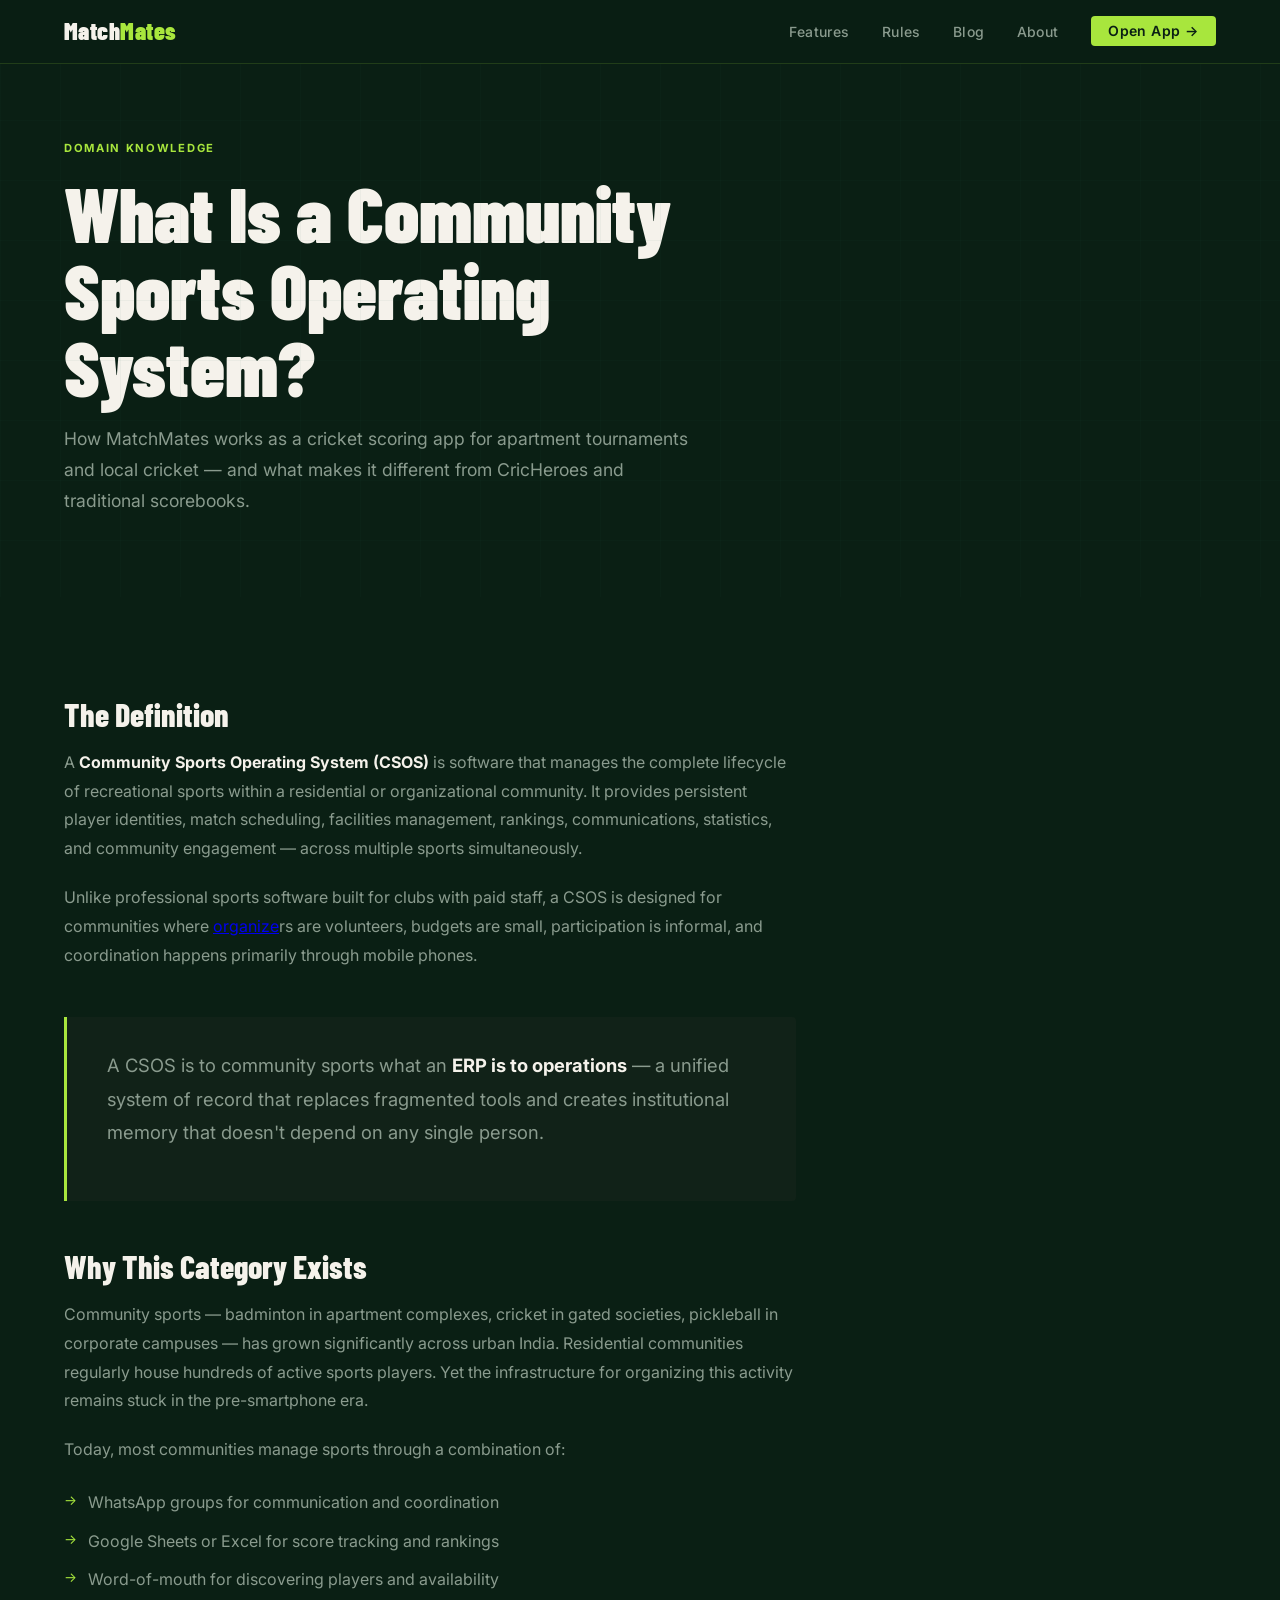
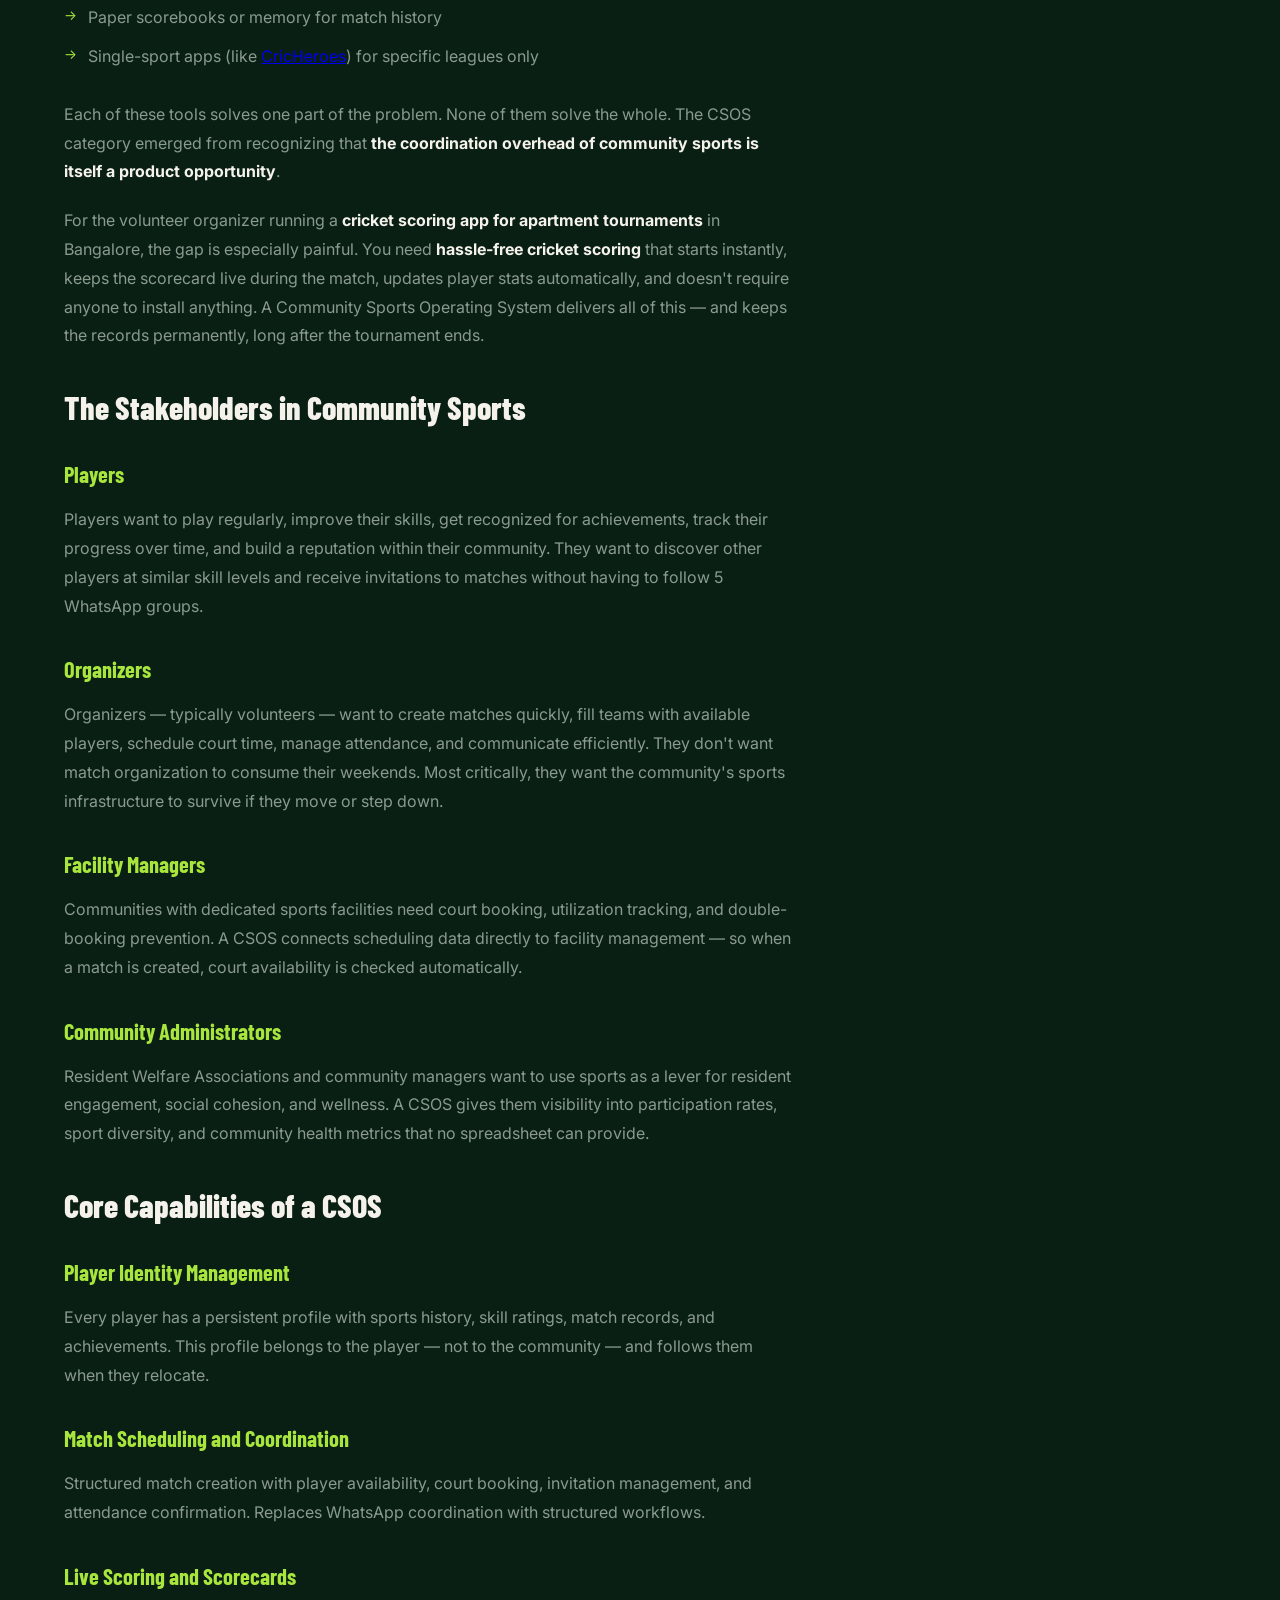
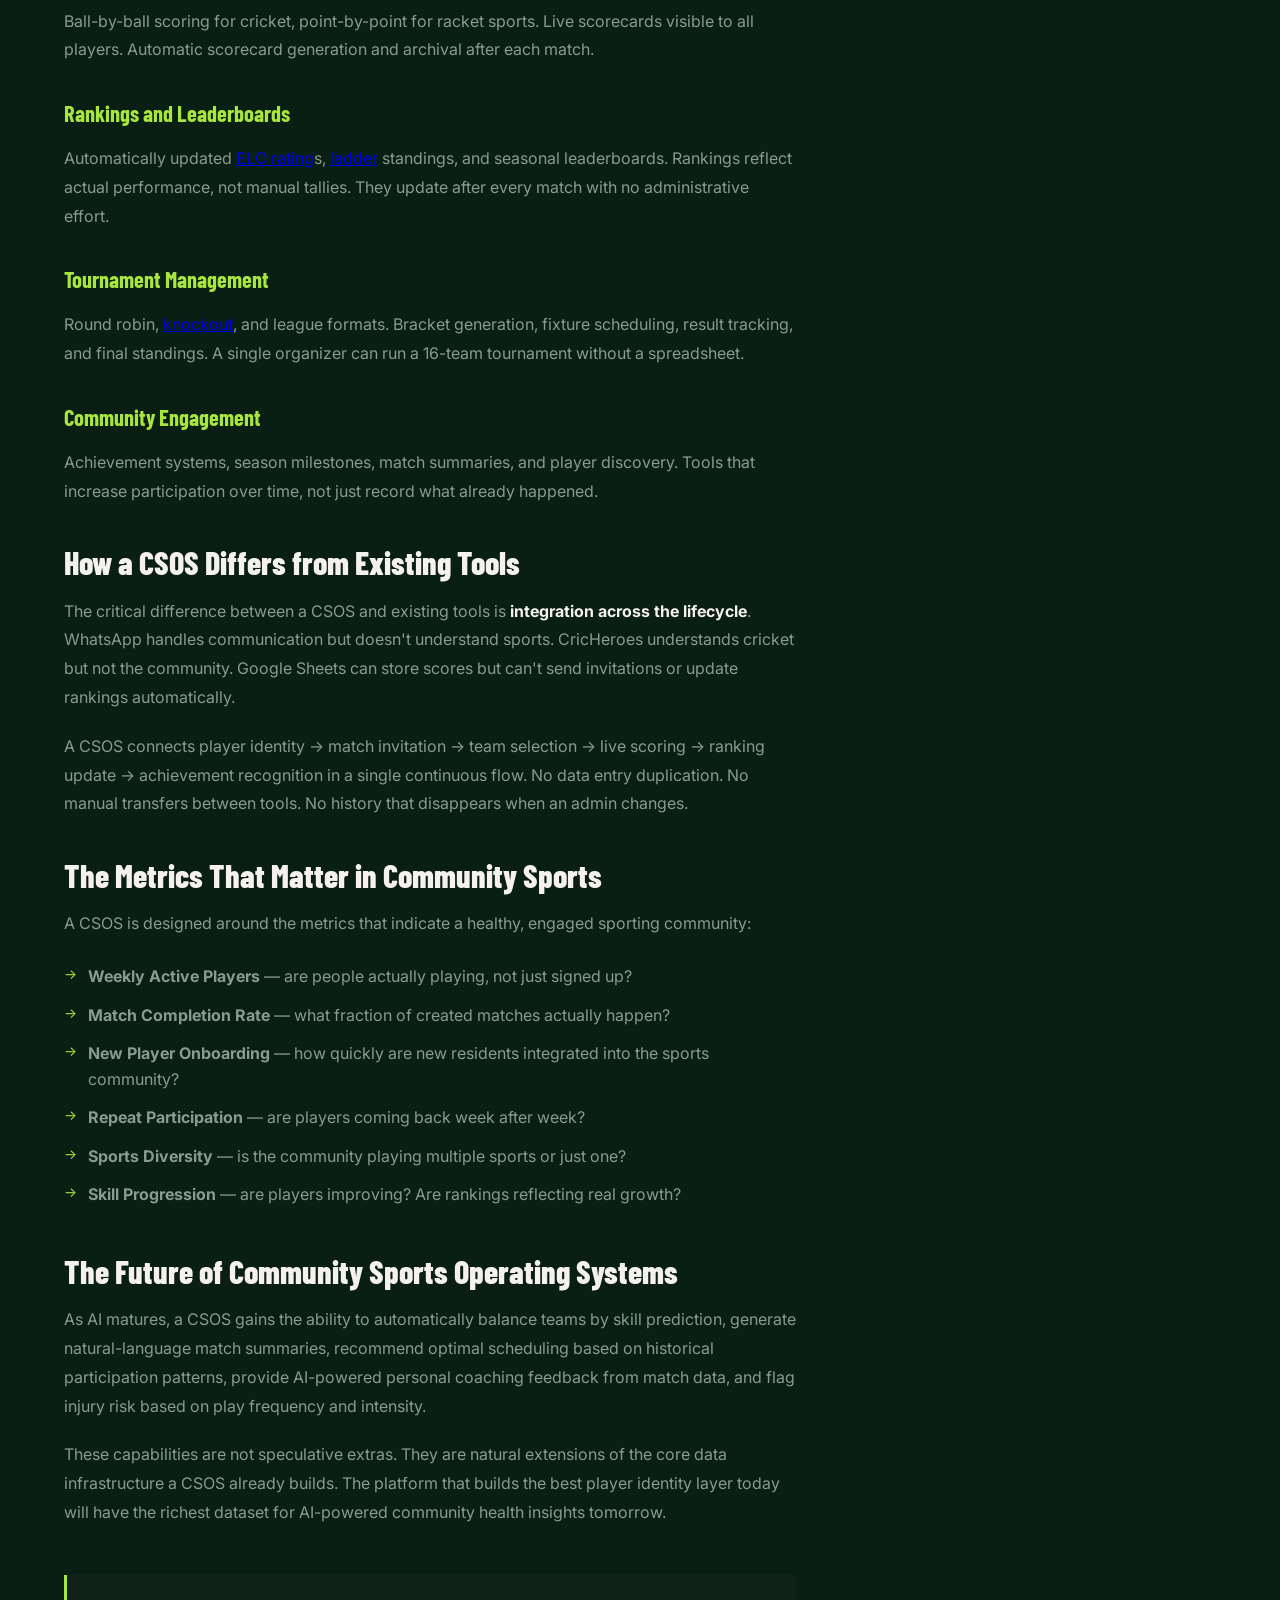
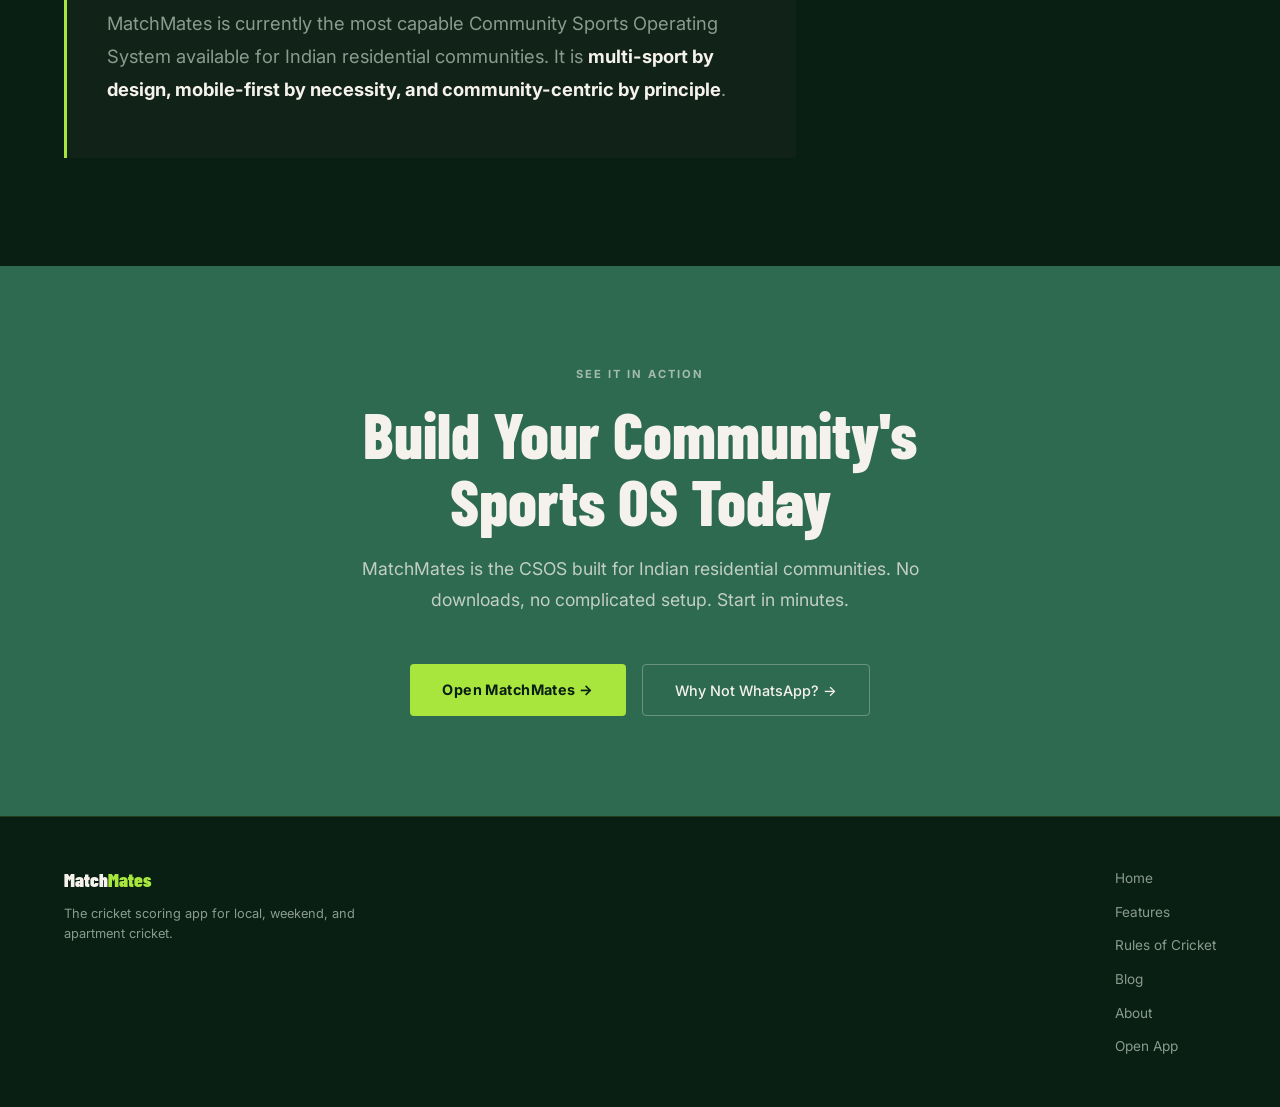
<file: pages/what-is-csos.html>
<!DOCTYPE html>
<html lang="en">
<head>
  <meta charset="UTF-8">
  <meta name="viewport" content="width=device-width, initial-scale=1.0">
  <title>What is a Cricket Scoring App? How MatchMates Works for Local Cricket — MatchMates</title>
  <meta name="description" content="A Community Sports Operating System (CSOS) manages the complete lifecycle of recreational sports within a community — player identities, scheduling, facilities, rankings, and engagement across multiple sports.">
  <meta name="keywords" content="cricket scoring app for apartment tournaments, hassle free cricket scoring for local cricket, community sports operating system, CSOS, apartment sports software, gated society cricket app, cricket scoring app Bangalore, weekend cricket app India">
  <link rel="canonical" href="https://nf2180.github.io/matchmates-web/pages/what-is-csos.html">
  <link rel="stylesheet" href="../css/style.css">
  <!-- Google Analytics -->
  <script async src="https://www.googletagmanager.com/gtag/js?id=G-YB123FQ53Y"></script>
  <script>
    window.dataLayer = window.dataLayer || [];
    function gtag(){dataLayer.push(arguments);}
    gtag("js", new Date());
    gtag("config", "G-YB123FQ53Y");
  </script>

  <script type="application/ld+json">
  {
  "@context": "https://schema.org",
  "@type": "Article",
  "headline": "What is a Community Sports Operating System?",
  "description": "A Community Sports Operating System (CSOS) manages the complete lifecycle of recreational sports within a community \u2014 player identities, scheduling, facilities, rankings, and engagement across multiple sports.",
  "author": {
    "@type": "Organization",
    "name": "MatchMates"
  },
  "publisher": {
    "@type": "Organization",
    "name": "MatchMates"
  },
  "about": {
    "@type": "DefinedTerm",
    "name": "Community Sports Operating System",
    "description": "Software that manages the complete lifecycle of recreational sports within a residential or organizational community, providing persistent player identities, match scheduling, facilities management, rankings, communications, statistics, and community engagement across multiple sports simultaneously.",
    "inDefinedTermSet": "MatchMates Sports Glossary"
  }
}
  </script>
</head>
<body>

<nav>
  <a href="../index.html" class="nav-logo">Match<span>Mates</span></a>
  <ul class="nav-links">
    <li><a href="../features.html">Features</a></li>
    <li><a href="../rules.html">Rules</a></li>
    <li><a href="../blog.html">Blog</a></li>
    <li><a href="../about.html">About</a></li>
    <li><a href="https://nf2180.github.io/matchmates" class="nav-cta" target="_blank">Open App →</a></li>
  </ul>
</nav>

<header class="inner-hero">
  <div class="pitch-grid"></div>
  <p class="page-eyebrow">Domain Knowledge</p>
  <h1 class="page-title">What Is a Community Sports Operating System?</h1>
  <p class="page-intro">How MatchMates works as a cricket scoring app for apartment tournaments and local cricket — and what makes it different from CricHeroes and traditional scorebooks.</p>
</header>

<article class="content-section">

  <h2>The Definition</h2>
  <p>A <strong>Community Sports Operating System (CSOS)</strong> is software that manages the complete lifecycle of recreational sports within a residential or organizational community. It provides persistent player identities, match scheduling, facilities management, rankings, communications, statistics, and community engagement — across multiple sports simultaneously.</p>

  <p>Unlike professional sports software built for clubs with paid staff, a CSOS is designed for communities where <a href="organize-tournament.html" title="How to Organize a Community Sports Tournament">organize</a>rs are volunteers, budgets are small, participation is informal, and coordination happens primarily through mobile phones.</p>

  <div class="definition-block">
    <p>A CSOS is to community sports what an <strong>ERP is to operations</strong> — a unified system of record that replaces fragmented tools and creates institutional memory that doesn't depend on any single person.</p>
  </div>

  <h2>Why This Category Exists</h2>
  <p>Community sports — badminton in apartment complexes, cricket in gated societies, pickleball in corporate campuses — has grown significantly across urban India. Residential communities regularly house hundreds of active sports players. Yet the infrastructure for organizing this activity remains stuck in the pre-smartphone era.</p>

  <p>Today, most communities manage sports through a combination of:</p>
  <ul>
    <li>WhatsApp groups for communication and coordination</li>
    <li>Google Sheets or Excel for score tracking and rankings</li>
    <li>Word-of-mouth for discovering players and availability</li>
    <li>Paper scorebooks or memory for match history</li>
    <li>Single-sport apps (like <a href="vs-cricheroes.html" title="MatchMates vs CricHeroes">CricHeroes</a>) for specific leagues only</li>
  </ul>

  <p>Each of these tools solves one part of the problem. None of them solve the whole. The CSOS category emerged from recognizing that <strong>the coordination overhead of community sports is itself a product opportunity</strong>.</p>

  <p>For the volunteer organizer running a <strong>cricket scoring app for apartment tournaments</strong> in Bangalore, the gap is especially painful. You need <strong>hassle-free cricket scoring</strong> that starts instantly, keeps the scorecard live during the match, updates player stats automatically, and doesn't require anyone to install anything. A Community Sports Operating System delivers all of this — and keeps the records permanently, long after the tournament ends.</p>

  <h2>The Stakeholders in Community Sports</h2>

  <h3>Players</h3>
  <p>Players want to play regularly, improve their skills, get recognized for achievements, track their progress over time, and build a reputation within their community. They want to discover other players at similar skill levels and receive invitations to matches without having to follow 5 WhatsApp groups.</p>

  <h3>Organizers</h3>
  <p>Organizers — typically volunteers — want to create matches quickly, fill teams with available players, schedule court time, manage attendance, and communicate efficiently. They don't want match organization to consume their weekends. Most critically, they want the community's sports infrastructure to survive if they move or step down.</p>

  <h3>Facility Managers</h3>
  <p>Communities with dedicated sports facilities need court booking, utilization tracking, and double-booking prevention. A CSOS connects scheduling data directly to facility management — so when a match is created, court availability is checked automatically.</p>

  <h3>Community Administrators</h3>
  <p>Resident Welfare Associations and community managers want to use sports as a lever for resident engagement, social cohesion, and wellness. A CSOS gives them visibility into participation rates, sport diversity, and community health metrics that no spreadsheet can provide.</p>

  <h2>Core Capabilities of a CSOS</h2>

  <h3>Player Identity Management</h3>
  <p>Every player has a persistent profile with sports history, skill ratings, match records, and achievements. This profile belongs to the player — not to the community — and follows them when they relocate.</p>

  <h3>Match Scheduling and Coordination</h3>
  <p>Structured match creation with player availability, court booking, invitation management, and attendance confirmation. Replaces WhatsApp coordination with structured workflows.</p>

  <h3>Live Scoring and Scorecards</h3>
  <p>Ball-by-ball scoring for cricket, point-by-point for racket sports. Live scorecards visible to all players. Automatic scorecard generation and archival after each match.</p>

  <h3>Rankings and Leaderboards</h3>
  <p>Automatically updated <a href="elo-rating.html" title="ELO Rating in Community Sports">ELO rating</a>s, <a href="sports-ladder.html" title="How Sports Ladders Work">ladder</a> standings, and seasonal leaderboards. Rankings reflect actual performance, not manual tallies. They update after every match with no administrative effort.</p>

  <h3>Tournament Management</h3>
  <p>Round robin, <a href="round-robin-vs-knockout.html" title="Round Robin vs Knockout Tournament Format">knockout</a>, and league formats. Bracket generation, fixture scheduling, result tracking, and final standings. A single organizer can run a 16-team tournament without a spreadsheet.</p>

  <h3>Community Engagement</h3>
  <p>Achievement systems, season milestones, match summaries, and player discovery. Tools that increase participation over time, not just record what already happened.</p>

  <h2>How a CSOS Differs from Existing Tools</h2>

  <p>The critical difference between a CSOS and existing tools is <strong>integration across the lifecycle</strong>. WhatsApp handles communication but doesn't understand sports. CricHeroes understands cricket but not the community. Google Sheets can store scores but can't send invitations or update rankings automatically.</p>

  <p>A CSOS connects player identity → match invitation → team selection → live scoring → ranking update → achievement recognition in a single continuous flow. No data entry duplication. No manual transfers between tools. No history that disappears when an admin changes.</p>

  <h2>The Metrics That Matter in Community Sports</h2>
  <p>A CSOS is designed around the metrics that indicate a healthy, engaged sporting community:</p>
  <ul>
    <li><strong>Weekly Active Players</strong> — are people actually playing, not just signed up?</li>
    <li><strong>Match Completion Rate</strong> — what fraction of created matches actually happen?</li>
    <li><strong>New Player Onboarding</strong> — how quickly are new residents integrated into the sports community?</li>
    <li><strong>Repeat Participation</strong> — are players coming back week after week?</li>
    <li><strong>Sports Diversity</strong> — is the community playing multiple sports or just one?</li>
    <li><strong>Skill Progression</strong> — are players improving? Are rankings reflecting real growth?</li>
  </ul>

  <h2>The Future of Community Sports Operating Systems</h2>
  <p>As AI matures, a CSOS gains the ability to automatically balance teams by skill prediction, generate natural-language match summaries, recommend optimal scheduling based on historical participation patterns, provide AI-powered personal coaching feedback from match data, and flag injury risk based on play frequency and intensity.</p>

  <p>These capabilities are not speculative extras. They are natural extensions of the core data infrastructure a CSOS already builds. The platform that builds the best player identity layer today will have the richest dataset for AI-powered community health insights tomorrow.</p>

  <div class="definition-block">
    <p>MatchMates is currently the most capable Community Sports Operating System available for Indian residential communities. It is <strong>multi-sport by design, mobile-first by necessity, and community-centric by principle</strong>.</p>
  </div>

</article>

<section class="cta-section">
  <p class="section-eyebrow" style="color:rgba(245,242,235,0.6)">See It In Action</p>
  <h2 class="section-title">Build Your Community's<br>Sports OS Today</h2>
  <p class="section-lead">MatchMates is the CSOS built for Indian residential communities. No downloads, no complicated setup. Start in minutes.</p>
  <div class="hero-actions" style="justify-content:center">
    <a href="https://nf2180.github.io/matchmates" class="btn-primary" target="_blank">Open MatchMates →</a>
    <a href="why-not-whatsapp.html" class="btn-secondary" style="border-color:rgba(245,242,235,0.3);color:var(--white)">Why Not WhatsApp? →</a>
  </div>
</section>

<footer>
  <div>
    <p class="footer-brand">Match<span>Mates</span></p>
    <p class="footer-desc">The cricket scoring app for local, weekend, and apartment cricket.</p>
  </div>
  <ul class="footer-links">
    <li><a href="../index.html">Home</a></li>
    <li><a href="../features.html">Features</a></li>
    <li><a href="../rules.html">Rules of Cricket</a></li>
    <li><a href="../blog.html">Blog</a></li>
    <li><a href="../about.html">About</a></li>
    <li><a href="https://nf2180.github.io/matchmates" target="_blank">Open App</a></li>
  </ul>
</footer>

</body>
</html>
</file>
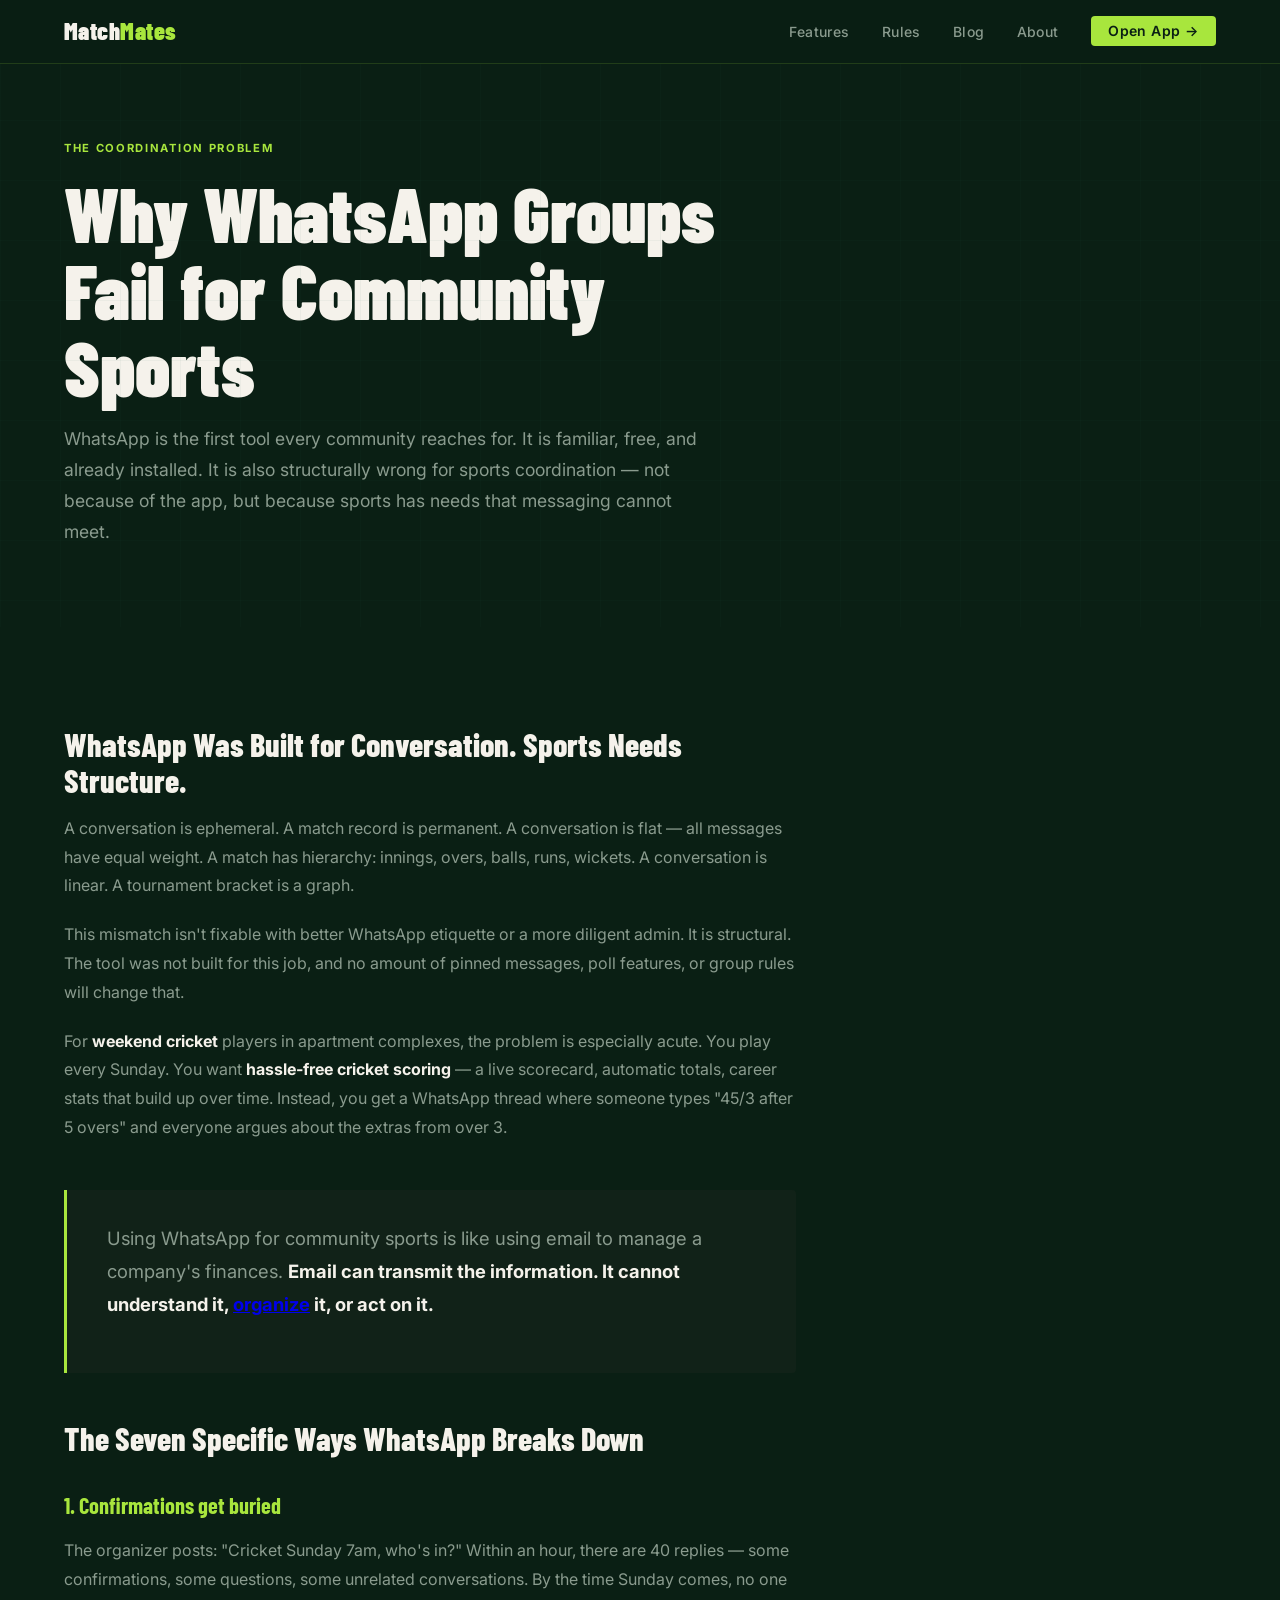
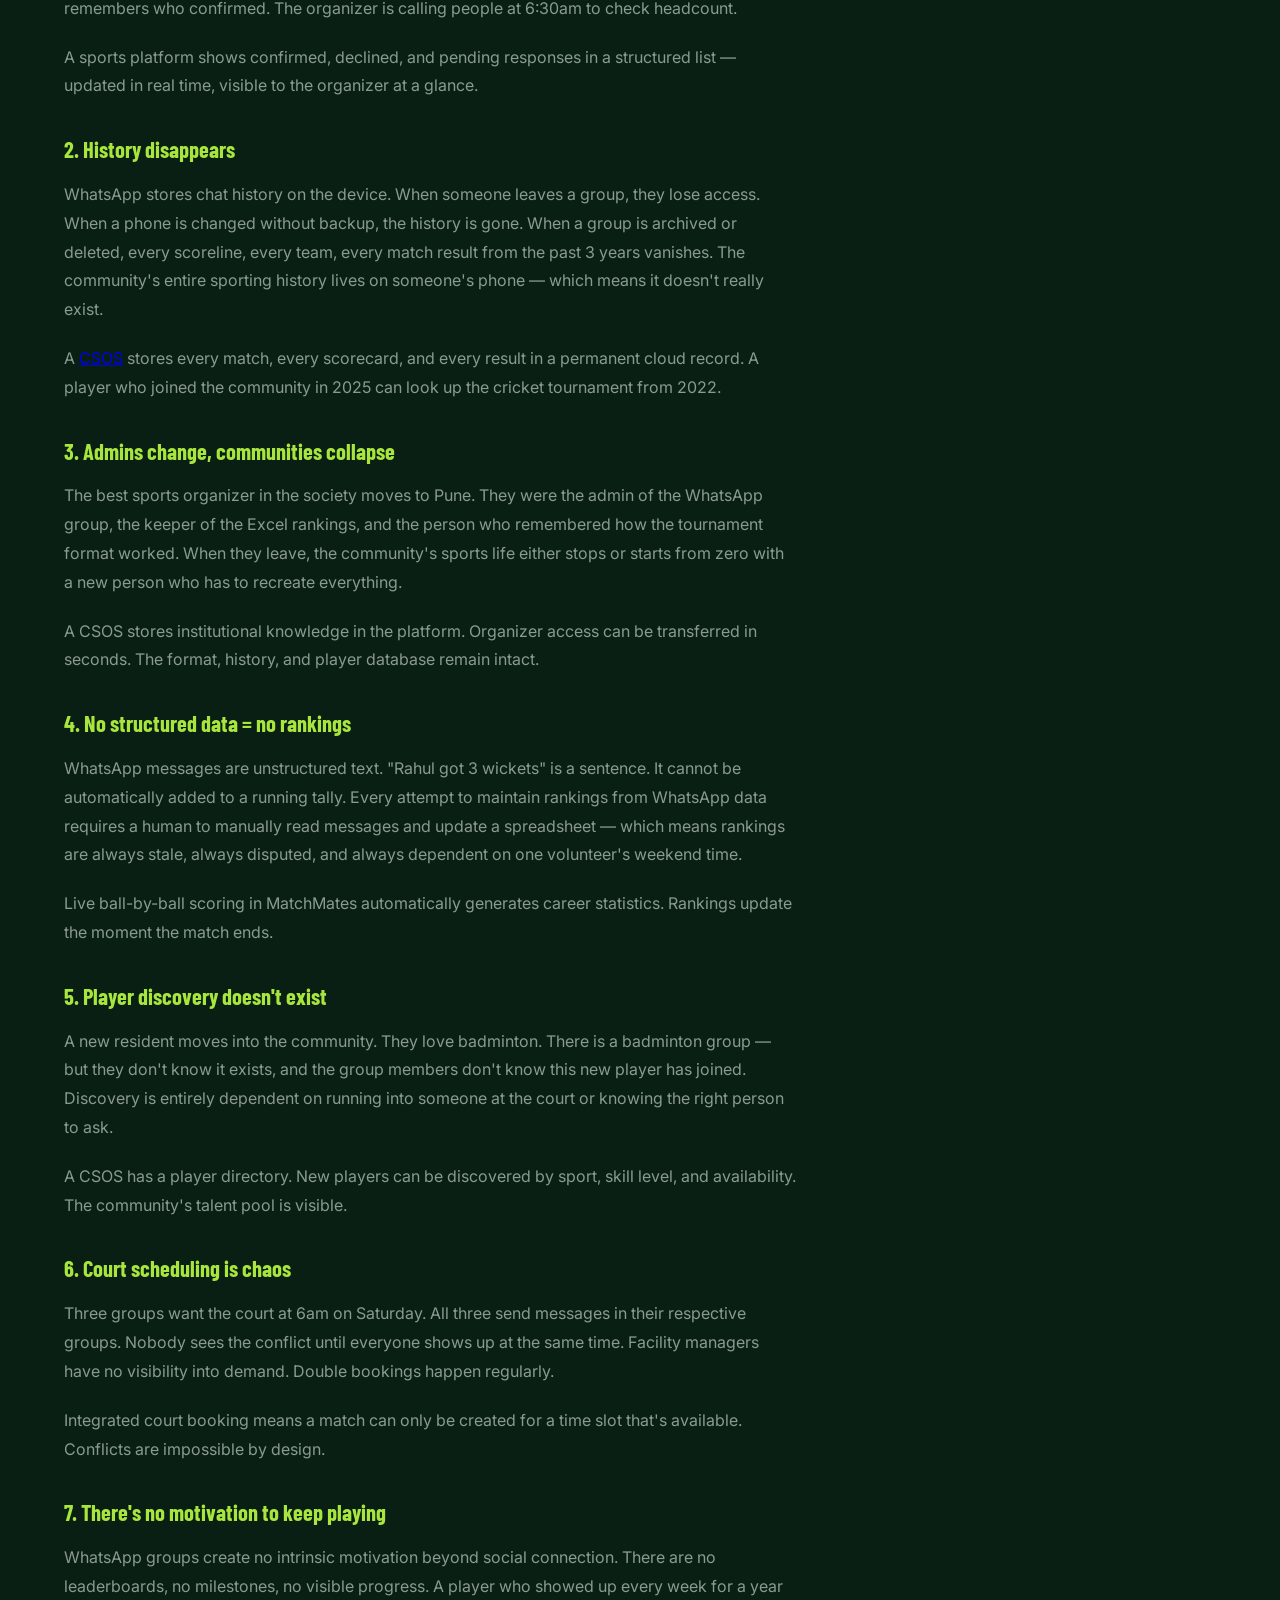
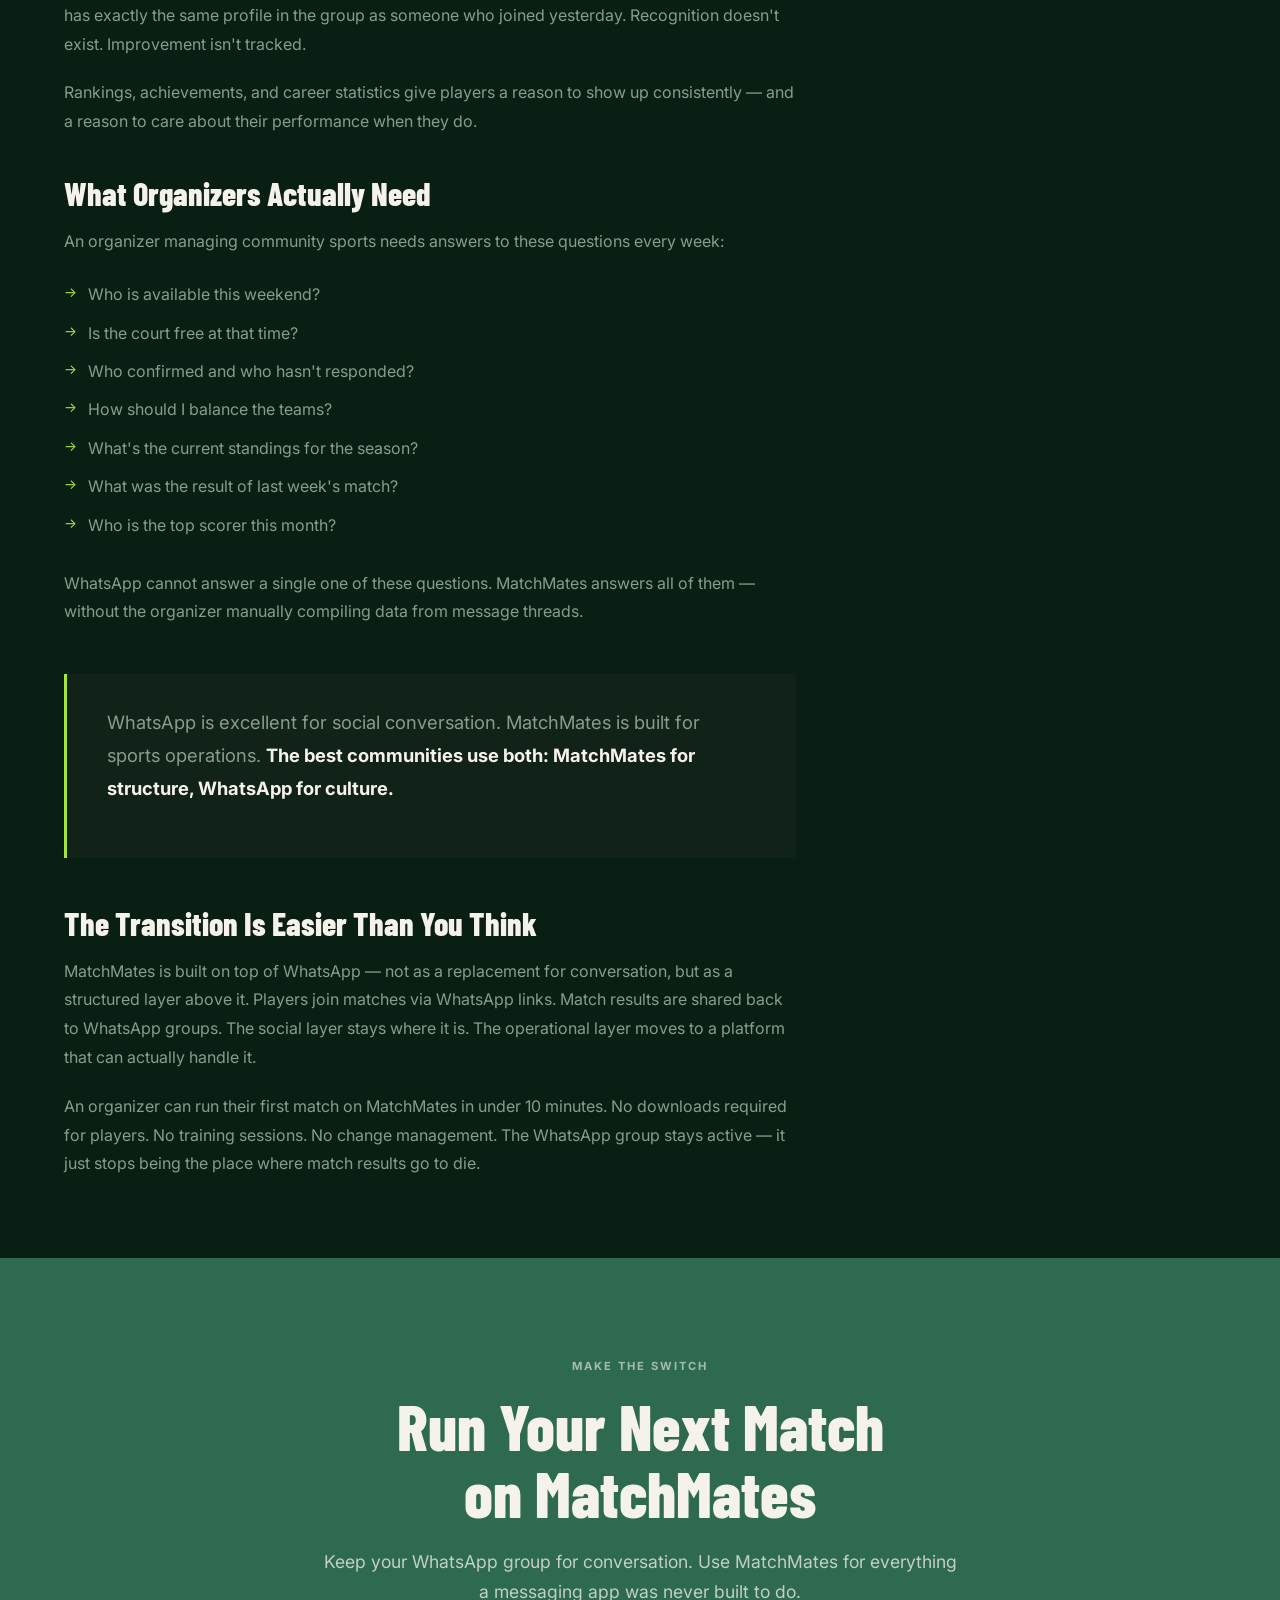
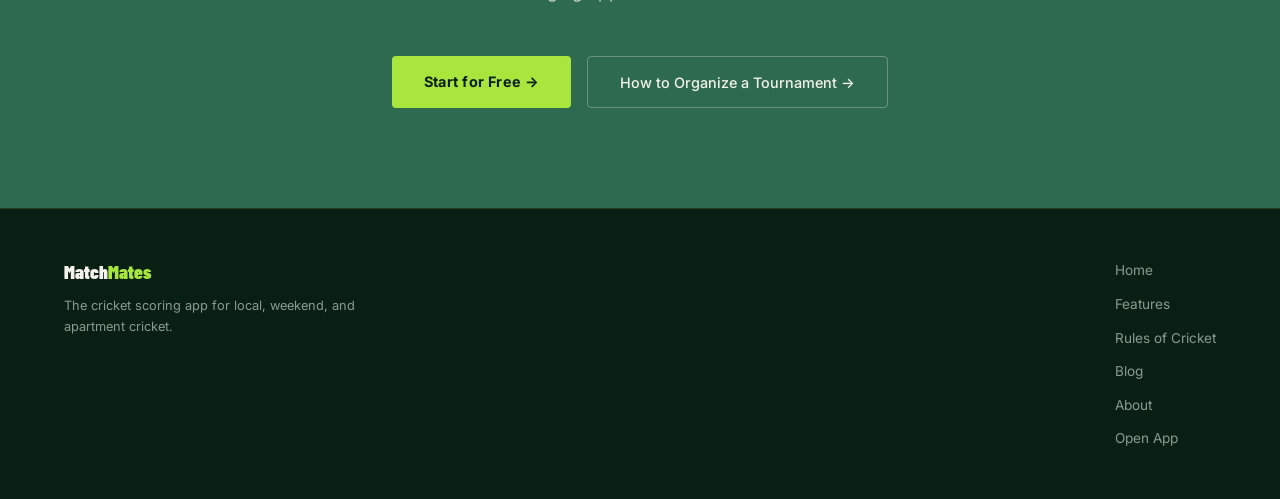
<file: pages/why-not-whatsapp.html>
<!DOCTYPE html>
<html lang="en">
<head>
  <meta charset="UTF-8">
  <meta name="viewport" content="width=device-width, initial-scale=1.0">
  <title>Why WhatsApp Groups Fail for Community Sports — MatchMates</title>
  <meta name="description" content="WhatsApp groups feel like the natural choice for weekend cricket coordination. Here's why they fail at hassle-free cricket scoring — and what a proper cricket scoring app for local cricket looks like instead.">
  <meta name="keywords" content="hassle free cricket scoring, WhatsApp cricket group problems, cricket scoring for weekend cricket, cricket scoring app local cricket, replace WhatsApp for cricket scoring, apartment cricket scoring India">
  <link rel="canonical" href="https://nf2180.github.io/matchmates-web/pages/why-not-whatsapp.html">
  <link rel="stylesheet" href="../css/style.css">
  <!-- Google Analytics -->
  <script async src="https://www.googletagmanager.com/gtag/js?id=G-YB123FQ53Y"></script>
  <script>
    window.dataLayer = window.dataLayer || [];
    function gtag(){dataLayer.push(arguments);}
    gtag("js", new Date());
    gtag("config", "G-YB123FQ53Y");
  </script>

  <script type="application/ld+json">
  {
  "@context": "https://schema.org",
  "@type": "Article",
  "headline": "Why WhatsApp Groups Fail for Community Sports",
  "description": "WhatsApp groups are structurally wrong for sports coordination. This article explains the 7 specific ways they break down and what a proper sports coordination system looks like instead.",
  "author": {
    "@type": "Organization",
    "name": "MatchMates"
  }
}
  </script>
  <script type="application/ld+json">
  {
  "@context": "https://schema.org",
  "@type": "FAQPage",
  "mainEntity": [
    {
      "@type": "Question",
      "name": "Why do WhatsApp groups fail for organizing community sports?",
      "acceptedAnswer": {
        "@type": "Answer",
        "text": "WhatsApp groups fail because confirmations get buried in messages, match history disappears when phones change or admins leave, there is no structured data for rankings, player discovery is impossible, court scheduling causes double-bookings, and there is no motivation system to keep players engaged long-term."
      }
    }
  ]
}
  </script>
</head>
<body>

<nav>
  <a href="../index.html" class="nav-logo">Match<span>Mates</span></a>
  <ul class="nav-links">
    <li><a href="../features.html">Features</a></li>
    <li><a href="../rules.html">Rules</a></li>
    <li><a href="../blog.html">Blog</a></li>
    <li><a href="../about.html">About</a></li>
    <li><a href="https://nf2180.github.io/matchmates" class="nav-cta" target="_blank">Open App →</a></li>
  </ul>
</nav>

<header class="inner-hero">
  <div class="pitch-grid"></div>
  <p class="page-eyebrow">The Coordination Problem</p>
  <h1 class="page-title">Why WhatsApp Groups Fail for Community Sports</h1>
  <p class="page-intro">WhatsApp is the first tool every community reaches for. It is familiar, free, and already installed. It is also structurally wrong for sports coordination — not because of the app, but because sports has needs that messaging cannot meet.</p>
</header>

<article class="content-section">

  <h2>WhatsApp Was Built for Conversation. Sports Needs Structure.</h2>

  <p>A conversation is ephemeral. A match record is permanent. A conversation is flat — all messages have equal weight. A match has hierarchy: innings, overs, balls, runs, wickets. A conversation is linear. A tournament bracket is a graph.</p>

  <p>This mismatch isn't fixable with better WhatsApp etiquette or a more diligent admin. It is structural. The tool was not built for this job, and no amount of pinned messages, poll features, or group rules will change that.</p>

  <p>For <strong>weekend cricket</strong> players in apartment complexes, the problem is especially acute. You play every Sunday. You want <strong>hassle-free cricket scoring</strong> — a live scorecard, automatic totals, career stats that build up over time. Instead, you get a WhatsApp thread where someone types "45/3 after 5 overs" and everyone argues about the extras from over 3.</p>

  <div class="definition-block">
    <p>Using WhatsApp for community sports is like using email to manage a company's finances. <strong>Email can transmit the information. It cannot understand it, <a href="organize-tournament.html" title="How to Organize a Community Sports Tournament">organize</a> it, or act on it.</strong></p>
  </div>

  <h2>The Seven Specific Ways WhatsApp Breaks Down</h2>

  <h3>1. Confirmations get buried</h3>
  <p>The organizer posts: "Cricket Sunday 7am, who's in?" Within an hour, there are 40 replies — some confirmations, some questions, some unrelated conversations. By the time Sunday comes, no one remembers who confirmed. The organizer is calling people at 6:30am to check headcount.</p>

  <p>A sports platform shows confirmed, declined, and pending responses in a structured list — updated in real time, visible to the organizer at a glance.</p>

  <h3>2. History disappears</h3>
  <p>WhatsApp stores chat history on the device. When someone leaves a group, they lose access. When a phone is changed without backup, the history is gone. When a group is archived or deleted, every scoreline, every team, every match result from the past 3 years vanishes. The community's entire sporting history lives on someone's phone — which means it doesn't really exist.</p>

  <p>A <a href="what-is-csos.html" title="Community Sports Operating System">CSOS</a> stores every match, every scorecard, and every result in a permanent cloud record. A player who joined the community in 2025 can look up the cricket tournament from 2022.</p>

  <h3>3. Admins change, communities collapse</h3>
  <p>The best sports organizer in the society moves to Pune. They were the admin of the WhatsApp group, the keeper of the Excel rankings, and the person who remembered how the tournament format worked. When they leave, the community's sports life either stops or starts from zero with a new person who has to recreate everything.</p>

  <p>A CSOS stores institutional knowledge in the platform. Organizer access can be transferred in seconds. The format, history, and player database remain intact.</p>

  <h3>4. No structured data = no rankings</h3>
  <p>WhatsApp messages are unstructured text. "Rahul got 3 wickets" is a sentence. It cannot be automatically added to a running tally. Every attempt to maintain rankings from WhatsApp data requires a human to manually read messages and update a spreadsheet — which means rankings are always stale, always disputed, and always dependent on one volunteer's weekend time.</p>

  <p>Live ball-by-ball scoring in MatchMates automatically generates career statistics. Rankings update the moment the match ends.</p>

  <h3>5. Player discovery doesn't exist</h3>
  <p>A new resident moves into the community. They love badminton. There is a badminton group — but they don't know it exists, and the group members don't know this new player has joined. Discovery is entirely dependent on running into someone at the court or knowing the right person to ask.</p>

  <p>A CSOS has a player directory. New players can be discovered by sport, skill level, and availability. The community's talent pool is visible.</p>

  <h3>6. Court scheduling is chaos</h3>
  <p>Three groups want the court at 6am on Saturday. All three send messages in their respective groups. Nobody sees the conflict until everyone shows up at the same time. Facility managers have no visibility into demand. Double bookings happen regularly.</p>

  <p>Integrated court booking means a match can only be created for a time slot that's available. Conflicts are impossible by design.</p>

  <h3>7. There's no motivation to keep playing</h3>
  <p>WhatsApp groups create no intrinsic motivation beyond social connection. There are no leaderboards, no milestones, no visible progress. A player who showed up every week for a year has exactly the same profile in the group as someone who joined yesterday. Recognition doesn't exist. Improvement isn't tracked.</p>

  <p>Rankings, achievements, and career statistics give players a reason to show up consistently — and a reason to care about their performance when they do.</p>

  <h2>What Organizers Actually Need</h2>
  <p>An organizer managing community sports needs answers to these questions every week:</p>
  <ul>
    <li>Who is available this weekend?</li>
    <li>Is the court free at that time?</li>
    <li>Who confirmed and who hasn't responded?</li>
    <li>How should I balance the teams?</li>
    <li>What's the current standings for the season?</li>
    <li>What was the result of last week's match?</li>
    <li>Who is the top scorer this month?</li>
  </ul>

  <p>WhatsApp cannot answer a single one of these questions. MatchMates answers all of them — without the organizer manually compiling data from message threads.</p>

  <div class="definition-block">
    <p>WhatsApp is excellent for social conversation. MatchMates is built for sports operations. <strong>The best communities use both: MatchMates for structure, WhatsApp for culture.</strong></p>
  </div>

  <h2>The Transition Is Easier Than You Think</h2>
  <p>MatchMates is built on top of WhatsApp — not as a replacement for conversation, but as a structured layer above it. Players join matches via WhatsApp links. Match results are shared back to WhatsApp groups. The social layer stays where it is. The operational layer moves to a platform that can actually handle it.</p>

  <p>An organizer can run their first match on MatchMates in under 10 minutes. No downloads required for players. No training sessions. No change management. The WhatsApp group stays active — it just stops being the place where match results go to die.</p>

</article>

<section class="cta-section">
  <p class="section-eyebrow" style="color:rgba(245,242,235,0.6)">Make the Switch</p>
  <h2 class="section-title">Run Your Next Match<br>on MatchMates</h2>
  <p class="section-lead">Keep your WhatsApp group for conversation. Use MatchMates for everything a messaging app was never built to do.</p>
  <div class="hero-actions" style="justify-content:center">
    <a href="https://nf2180.github.io/matchmates" class="btn-primary" target="_blank">Start for Free →</a>
    <a href="organize-tournament.html" class="btn-secondary" style="border-color:rgba(245,242,235,0.3);color:var(--white)">How to Organize a Tournament →</a>
  </div>
</section>

<footer>
  <div>
    <p class="footer-brand">Match<span>Mates</span></p>
    <p class="footer-desc">The cricket scoring app for local, weekend, and apartment cricket.</p>
  </div>
  <ul class="footer-links">
    <li><a href="../index.html">Home</a></li>
    <li><a href="../features.html">Features</a></li>
    <li><a href="../rules.html">Rules of Cricket</a></li>
    <li><a href="../blog.html">Blog</a></li>
    <li><a href="../about.html">About</a></li>
    <li><a href="https://nf2180.github.io/matchmates" target="_blank">Open App</a></li>
  </ul>
</footer>

</body>
</html>
</file>
<file: css/style.css>
@import url('https://fonts.googleapis.com/css2?family=Barlow+Condensed:wght@400;600;700;900&family=Inter:wght@300;400;500;600&display=swap');

:root {
  --night: #0A1F14;
  --forest: #1A3828;
  --grass: #2D6A4F;
  --lime: #A8E63D;
  --lime-dark: #8BC429;
  --white: #F5F2EB;
  --slate: #8A9B8E;
  --card-bg: #112218;
  --border: rgba(168,230,61,0.15);
}

*, *::before, *::after { box-sizing: border-box; margin: 0; padding: 0; }

html { scroll-behavior: smooth; }

body {
  background: var(--night);
  color: var(--white);
  font-family: 'Inter', sans-serif;
  font-size: 16px;
  line-height: 1.6;
  -webkit-font-smoothing: antialiased;
}

/* ── NAV ── */
nav {
  position: fixed; top: 0; left: 0; right: 0;
  z-index: 100;
  padding: 0 5vw;
  height: 64px;
  display: flex; align-items: center; justify-content: space-between;
  background: rgba(10,31,20,0.92);
  backdrop-filter: blur(12px);
  border-bottom: 1px solid var(--border);
}

.nav-logo {
  font-family: 'Barlow Condensed', sans-serif;
  font-size: 1.5rem;
  font-weight: 900;
  letter-spacing: 0.02em;
  color: var(--white);
  text-decoration: none;
}

.nav-logo span { color: var(--lime); }

.nav-links {
  display: flex; gap: 2rem; list-style: none;
}

.nav-links a {
  color: var(--slate);
  text-decoration: none;
  font-size: 0.875rem;
  font-weight: 500;
  letter-spacing: 0.03em;
  transition: color 0.2s;
}

.nav-links a:hover { color: var(--lime); }

.nav-cta {
  background: var(--lime);
  color: var(--night) !important;
  padding: 0.4rem 1.1rem;
  border-radius: 4px;
  font-weight: 600 !important;
}

.nav-cta:hover { background: var(--lime-dark); color: var(--night) !important; }

/* ── HERO ── */
.hero {
  min-height: 100vh;
  display: flex; flex-direction: column; justify-content: center;
  padding: 100px 5vw 80px;
  position: relative;
  overflow: hidden;
}

.pitch-grid {
  position: absolute; inset: 0;
  background-image:
    linear-gradient(rgba(45,106,79,0.12) 1px, transparent 1px),
    linear-gradient(90deg, rgba(45,106,79,0.12) 1px, transparent 1px);
  background-size: 60px 60px;
  animation: gridPulse 8s ease-in-out infinite;
}

@keyframes gridPulse {
  0%, 100% { opacity: 0.6; }
  50% { opacity: 1; }
}

.pitch-circle {
  position: absolute;
  right: -10vw; top: 50%; transform: translateY(-50%);
  width: 70vmin; height: 70vmin;
  border: 1px solid rgba(168,230,61,0.08);
  border-radius: 50%;
  animation: rotateSlow 40s linear infinite;
}

.pitch-circle::before {
  content: '';
  position: absolute; inset: 15%;
  border: 1px solid rgba(168,230,61,0.06);
  border-radius: 50%;
}

@keyframes rotateSlow {
  from { transform: translateY(-50%) rotate(0deg); }
  to { transform: translateY(-50%) rotate(360deg); }
}

.hero-eyebrow {
  font-family: 'Inter', sans-serif;
  font-size: 0.75rem;
  font-weight: 600;
  letter-spacing: 0.15em;
  text-transform: uppercase;
  color: var(--lime);
  margin-bottom: 1.5rem;
  position: relative;
}

.hero-title {
  font-family: 'Barlow Condensed', sans-serif;
  font-size: clamp(3.5rem, 9vw, 7.5rem);
  font-weight: 900;
  line-height: 0.95;
  letter-spacing: -0.01em;
  max-width: 14ch;
  position: relative;
  margin-bottom: 1.5rem;
}

.hero-title em {
  font-style: normal;
  color: var(--lime);
}

.hero-subtitle {
  font-size: clamp(1rem, 1.8vw, 1.2rem);
  color: var(--slate);
  max-width: 52ch;
  position: relative;
  line-height: 1.7;
  margin-bottom: 2.5rem;
}

.hero-subtitle strong { color: var(--white); font-weight: 500; }

.hero-actions {
  display: flex; gap: 1rem; flex-wrap: wrap;
  position: relative;
}

.btn-primary {
  background: var(--lime);
  color: var(--night);
  font-family: 'Inter', sans-serif;
  font-weight: 700;
  font-size: 0.9rem;
  letter-spacing: 0.03em;
  padding: 0.85rem 2rem;
  border-radius: 4px;
  text-decoration: none;
  transition: all 0.2s;
}

.btn-primary:hover { background: var(--lime-dark); transform: translateY(-1px); }

.btn-secondary {
  border: 1px solid var(--border);
  color: var(--white);
  font-family: 'Inter', sans-serif;
  font-weight: 500;
  font-size: 0.9rem;
  padding: 0.85rem 2rem;
  border-radius: 4px;
  text-decoration: none;
  transition: all 0.2s;
}

.btn-secondary:hover { border-color: var(--lime); color: var(--lime); }

.hero-sports {
  margin-top: 5rem;
  display: flex; gap: 2rem; flex-wrap: wrap;
  position: relative;
}

.sport-tag {
  font-size: 0.75rem;
  font-weight: 600;
  letter-spacing: 0.1em;
  text-transform: uppercase;
  color: var(--slate);
  padding: 0.35rem 0.8rem;
  border: 1px solid rgba(138,155,142,0.2);
  border-radius: 2px;
}

/* ── SECTIONS ── */
section { padding: 100px 5vw; }

.section-eyebrow {
  font-size: 0.7rem;
  font-weight: 700;
  letter-spacing: 0.18em;
  text-transform: uppercase;
  color: var(--lime);
  margin-bottom: 1rem;
}

.section-title {
  font-family: 'Barlow Condensed', sans-serif;
  font-size: clamp(2.5rem, 5vw, 4rem);
  font-weight: 800;
  line-height: 1.05;
  margin-bottom: 1.25rem;
}

.section-lead {
  font-size: 1.1rem;
  color: var(--slate);
  max-width: 58ch;
  line-height: 1.75;
  margin-bottom: 3rem;
}

/* ── PROBLEM GRID ── */
.problems { background: var(--forest); }

.problem-grid {
  display: grid;
  grid-template-columns: repeat(auto-fill, minmax(280px, 1fr));
  gap: 1px;
  background: var(--border);
  border: 1px solid var(--border);
}

.problem-card {
  background: var(--forest);
  padding: 2rem;
  transition: background 0.2s;
}

.problem-card:hover { background: var(--card-bg); }

.problem-icon {
  font-size: 1.5rem;
  margin-bottom: 1rem;
}

.problem-title {
  font-family: 'Barlow Condensed', sans-serif;
  font-size: 1.3rem;
  font-weight: 700;
  margin-bottom: 0.5rem;
}

.problem-desc {
  font-size: 0.875rem;
  color: var(--slate);
  line-height: 1.6;
}

/* ── DEFINITION ── */
.definition-block {
  border-left: 3px solid var(--lime);
  padding: 2rem 2.5rem;
  background: var(--card-bg);
  margin: 3rem 0;
  border-radius: 0 4px 4px 0;
}

.definition-block p {
  font-size: 1.15rem;
  line-height: 1.8;
  color: var(--white);
}

.definition-block strong { color: var(--lime); }

/* ── ENTITIES ── */
.entities-section { background: var(--card-bg); }

.entity-grid {
  display: grid;
  grid-template-columns: repeat(auto-fill, minmax(160px, 1fr));
  gap: 1rem;
  margin-top: 2rem;
}

.entity-pill {
  border: 1px solid var(--border);
  padding: 1rem 1.25rem;
  border-radius: 4px;
  font-family: 'Barlow Condensed', sans-serif;
  font-size: 1.1rem;
  font-weight: 600;
  color: var(--white);
  transition: all 0.2s;
}

.entity-pill:hover {
  border-color: var(--lime);
  color: var(--lime);
  background: rgba(168,230,61,0.05);
}

.entity-pill .entity-sub {
  display: block;
  font-family: 'Inter', sans-serif;
  font-size: 0.7rem;
  font-weight: 400;
  color: var(--slate);
  margin-top: 0.25rem;
  letter-spacing: 0.05em;
}

/* ── WORKFLOW ── */
.workflow { background: var(--night); }

.flow-steps {
  display: flex;
  flex-direction: column;
  gap: 0;
  max-width: 680px;
  margin-top: 2rem;
}

.flow-step {
  display: grid;
  grid-template-columns: 48px 1fr;
  gap: 1.5rem;
  position: relative;
}

.flow-step:not(:last-child) .flow-line {
  position: absolute;
  left: 23px; top: 48px;
  width: 2px; height: calc(100% - 4px);
  background: linear-gradient(to bottom, var(--grass), transparent);
}

.flow-num {
  width: 48px; height: 48px;
  border: 1px solid var(--border);
  border-radius: 50%;
  display: flex; align-items: center; justify-content: center;
  font-family: 'Barlow Condensed', sans-serif;
  font-size: 1rem;
  font-weight: 700;
  color: var(--lime);
  background: var(--card-bg);
  flex-shrink: 0;
}

.flow-content {
  padding: 0.6rem 0 2.5rem;
}

.flow-title {
  font-family: 'Barlow Condensed', sans-serif;
  font-size: 1.25rem;
  font-weight: 700;
  margin-bottom: 0.3rem;
}

.flow-desc {
  font-size: 0.875rem;
  color: var(--slate);
}

/* ── IDENTITY SECTION ── */
.identity-section { background: var(--forest); }

.identity-card {
  background: var(--night);
  border: 1px solid var(--border);
  border-radius: 8px;
  padding: 2.5rem;
  max-width: 560px;
}

.identity-name {
  font-family: 'Barlow Condensed', sans-serif;
  font-size: 2rem;
  font-weight: 800;
  margin-bottom: 0.25rem;
}

.identity-badge {
  display: inline-block;
  background: rgba(168,230,61,0.12);
  color: var(--lime);
  font-size: 0.7rem;
  font-weight: 700;
  letter-spacing: 0.1em;
  text-transform: uppercase;
  padding: 0.2rem 0.6rem;
  border-radius: 2px;
  margin-bottom: 1.5rem;
}

.identity-stats {
  display: grid;
  grid-template-columns: repeat(3, 1fr);
  gap: 1px;
  background: var(--border);
  border: 1px solid var(--border);
  border-radius: 4px;
  overflow: hidden;
  margin-bottom: 1.5rem;
}

.stat {
  background: var(--card-bg);
  padding: 1rem;
  text-align: center;
}

.stat-num {
  font-family: 'Barlow Condensed', sans-serif;
  font-size: 1.8rem;
  font-weight: 800;
  color: var(--lime);
}

.stat-label {
  font-size: 0.7rem;
  color: var(--slate);
  text-transform: uppercase;
  letter-spacing: 0.08em;
}

.identity-trail {
  display: flex; gap: 0.5rem; flex-wrap: wrap;
}

.trail-tag {
  font-size: 0.75rem;
  color: var(--slate);
  background: var(--forest);
  padding: 0.25rem 0.6rem;
  border-radius: 2px;
}

/* ── PRINCIPLES ── */
.principles { background: var(--night); }

.principle-list {
  display: grid;
  grid-template-columns: repeat(auto-fill, minmax(320px, 1fr));
  gap: 2rem;
  margin-top: 2rem;
}

.principle-item {
  border-top: 2px solid var(--border);
  padding-top: 1.5rem;
  transition: border-color 0.2s;
}

.principle-item:hover { border-color: var(--lime); }

.principle-title {
  font-family: 'Barlow Condensed', sans-serif;
  font-size: 1.3rem;
  font-weight: 700;
  margin-bottom: 0.5rem;
}

.principle-desc {
  font-size: 0.875rem;
  color: var(--slate);
  line-height: 1.6;
}

/* ── CTA ── */
.cta-section {
  background: var(--grass);
  text-align: center;
  padding: 100px 5vw;
}

.cta-section .section-title { color: var(--white); }
.cta-section .section-lead { color: rgba(245,242,235,0.75); margin-left: auto; margin-right: auto; }

/* ── FOOTER ── */
footer {
  background: var(--night);
  border-top: 1px solid var(--border);
  padding: 3rem 5vw;
  display: grid;
  grid-template-columns: 1fr auto;
  gap: 2rem;
  align-items: start;
}

.footer-brand {
  font-family: 'Barlow Condensed', sans-serif;
  font-size: 1.2rem;
  font-weight: 900;
  color: var(--white);
  margin-bottom: 0.5rem;
}

.footer-brand span { color: var(--lime); }

.footer-desc {
  font-size: 0.8rem;
  color: var(--slate);
  max-width: 40ch;
}

.footer-links {
  display: flex; flex-direction: column; gap: 0.5rem;
  list-style: none;
}

.footer-links a {
  color: var(--slate);
  text-decoration: none;
  font-size: 0.85rem;
  transition: color 0.2s;
}

.footer-links a:hover { color: var(--lime); }

/* ── INNER PAGES ── */
.inner-hero {
  padding: 140px 5vw 80px;
  position: relative;
  overflow: hidden;
}

.inner-hero .pitch-grid { opacity: 0.4; }

.page-eyebrow {
  font-size: 0.7rem;
  font-weight: 700;
  letter-spacing: 0.15em;
  text-transform: uppercase;
  color: var(--lime);
  margin-bottom: 1rem;
}

.page-title {
  font-family: 'Barlow Condensed', sans-serif;
  font-size: clamp(3rem, 6vw, 5.5rem);
  font-weight: 900;
  line-height: 1;
  margin-bottom: 1.25rem;
  max-width: 20ch;
}

.page-intro {
  font-size: 1.1rem;
  color: var(--slate);
  max-width: 58ch;
  line-height: 1.75;
}

.content-section {
  padding: 60px 5vw;
  max-width: 860px;
}

.content-section h2 {
  font-family: 'Barlow Condensed', sans-serif;
  font-size: 2rem;
  font-weight: 800;
  margin: 2.5rem 0 1rem;
  line-height: 1.1;
}

.content-section h3 {
  font-family: 'Barlow Condensed', sans-serif;
  font-size: 1.4rem;
  font-weight: 700;
  margin: 2rem 0 0.75rem;
  color: var(--lime);
}

.content-section p {
  color: var(--slate);
  line-height: 1.8;
  margin-bottom: 1.25rem;
}

.content-section p strong { color: var(--white); }

.content-section ul {
  list-style: none;
  margin: 1rem 0 1.5rem;
}

.content-section ul li {
  color: var(--slate);
  padding: 0.4rem 0;
  padding-left: 1.5rem;
  position: relative;
  line-height: 1.6;
}

.content-section ul li::before {
  content: '→';
  position: absolute; left: 0;
  color: var(--lime);
  font-size: 0.85rem;
}

/* ── COMPARISON TABLE ── */
.compare-table {
  width: 100%;
  border-collapse: collapse;
  margin: 2rem 0;
  font-size: 0.9rem;
}

.compare-table th {
  font-family: 'Barlow Condensed', sans-serif;
  font-size: 1.1rem;
  font-weight: 700;
  padding: 1rem 1.25rem;
  text-align: left;
  background: var(--card-bg);
  border-bottom: 2px solid var(--border);
}

.compare-table th:last-child { color: var(--lime); }

.compare-table td {
  padding: 0.85rem 1.25rem;
  border-bottom: 1px solid var(--border);
  color: var(--slate);
  vertical-align: top;
}

.compare-table td:first-child {
  font-weight: 600;
  color: var(--white);
  width: 30%;
}

.compare-table td:last-child { color: var(--white); }

.compare-table tr:hover td { background: rgba(168,230,61,0.03); }

/* ── RESPONSIVE ── */
@media (max-width: 700px) {
  nav { padding: 0 1.25rem; }
  .nav-links { display: none; }
  section { padding: 70px 1.25rem; }
  .hero { padding: 90px 1.25rem 60px; }
  footer { grid-template-columns: 1fr; }
  .inner-hero { padding: 110px 1.25rem 60px; }
  .content-section { padding: 40px 1.25rem; }
  .identity-stats { grid-template-columns: repeat(3,1fr); }
}
</file>
